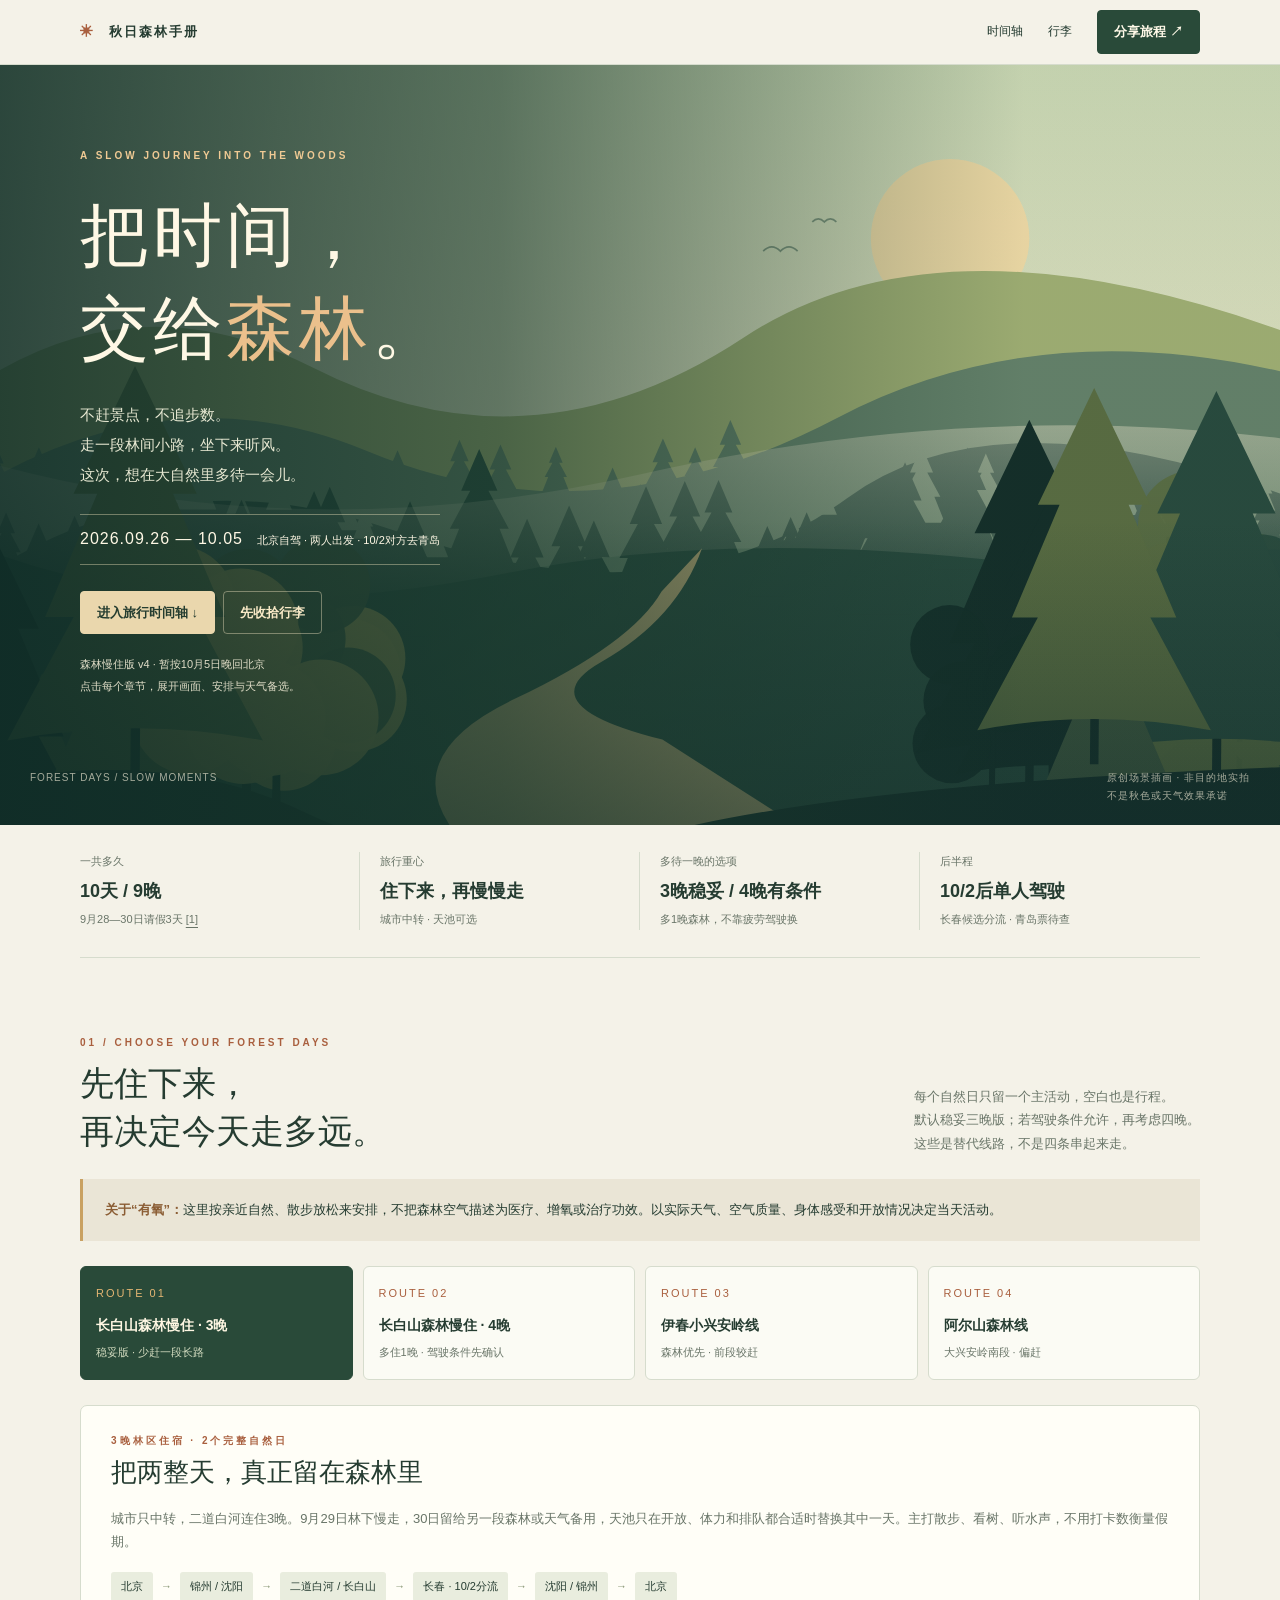
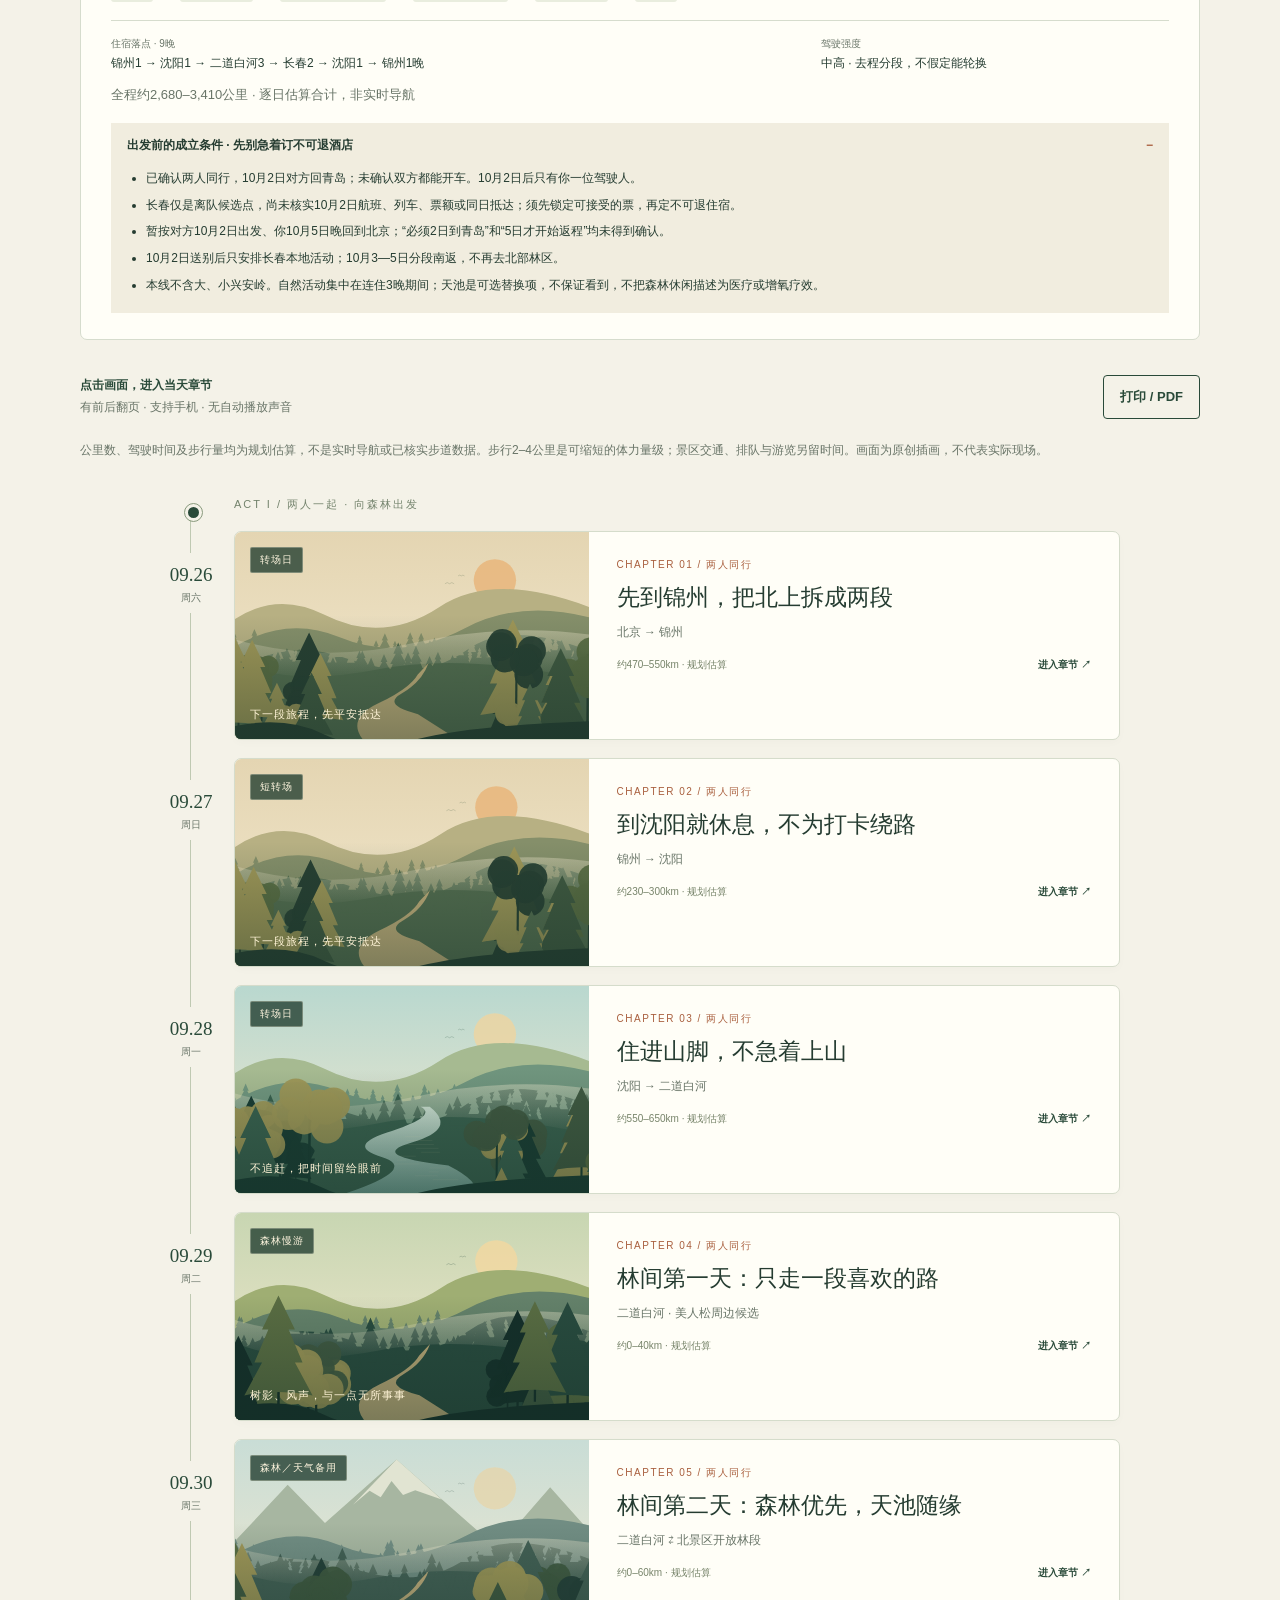
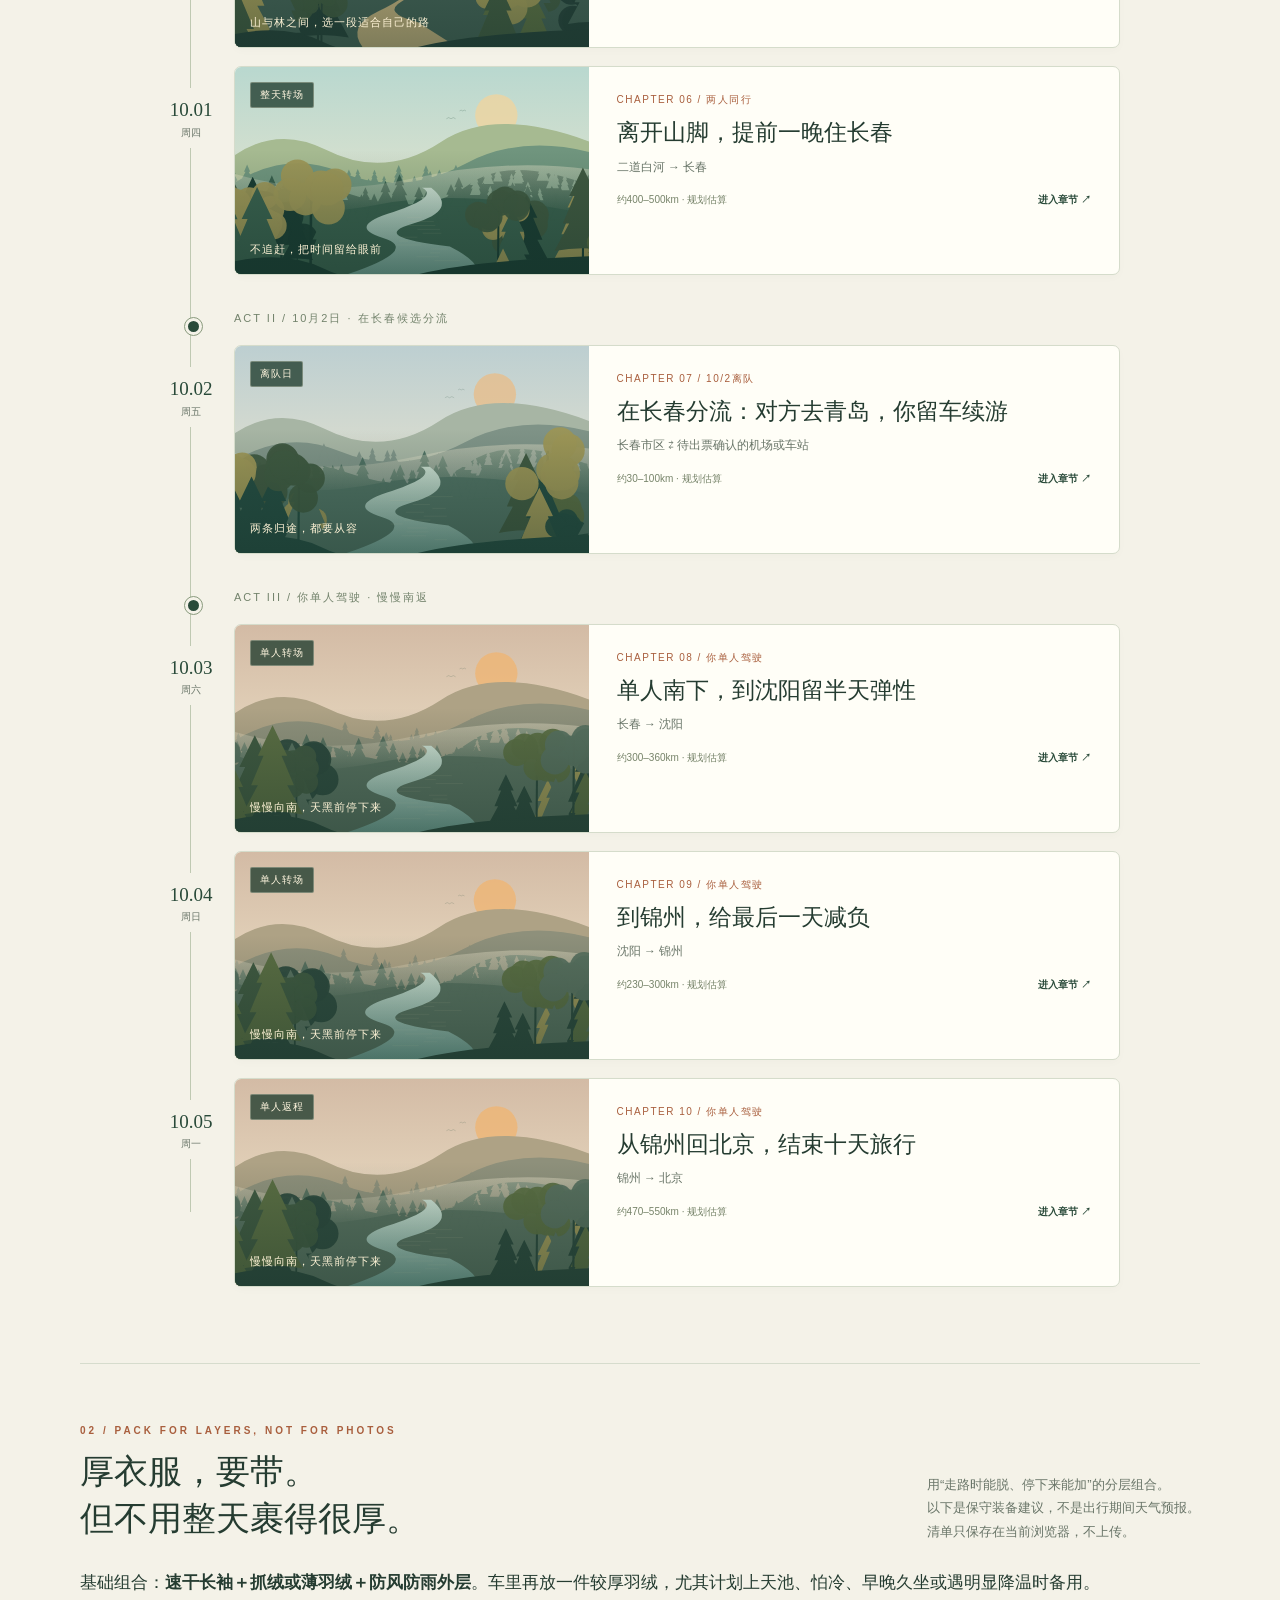
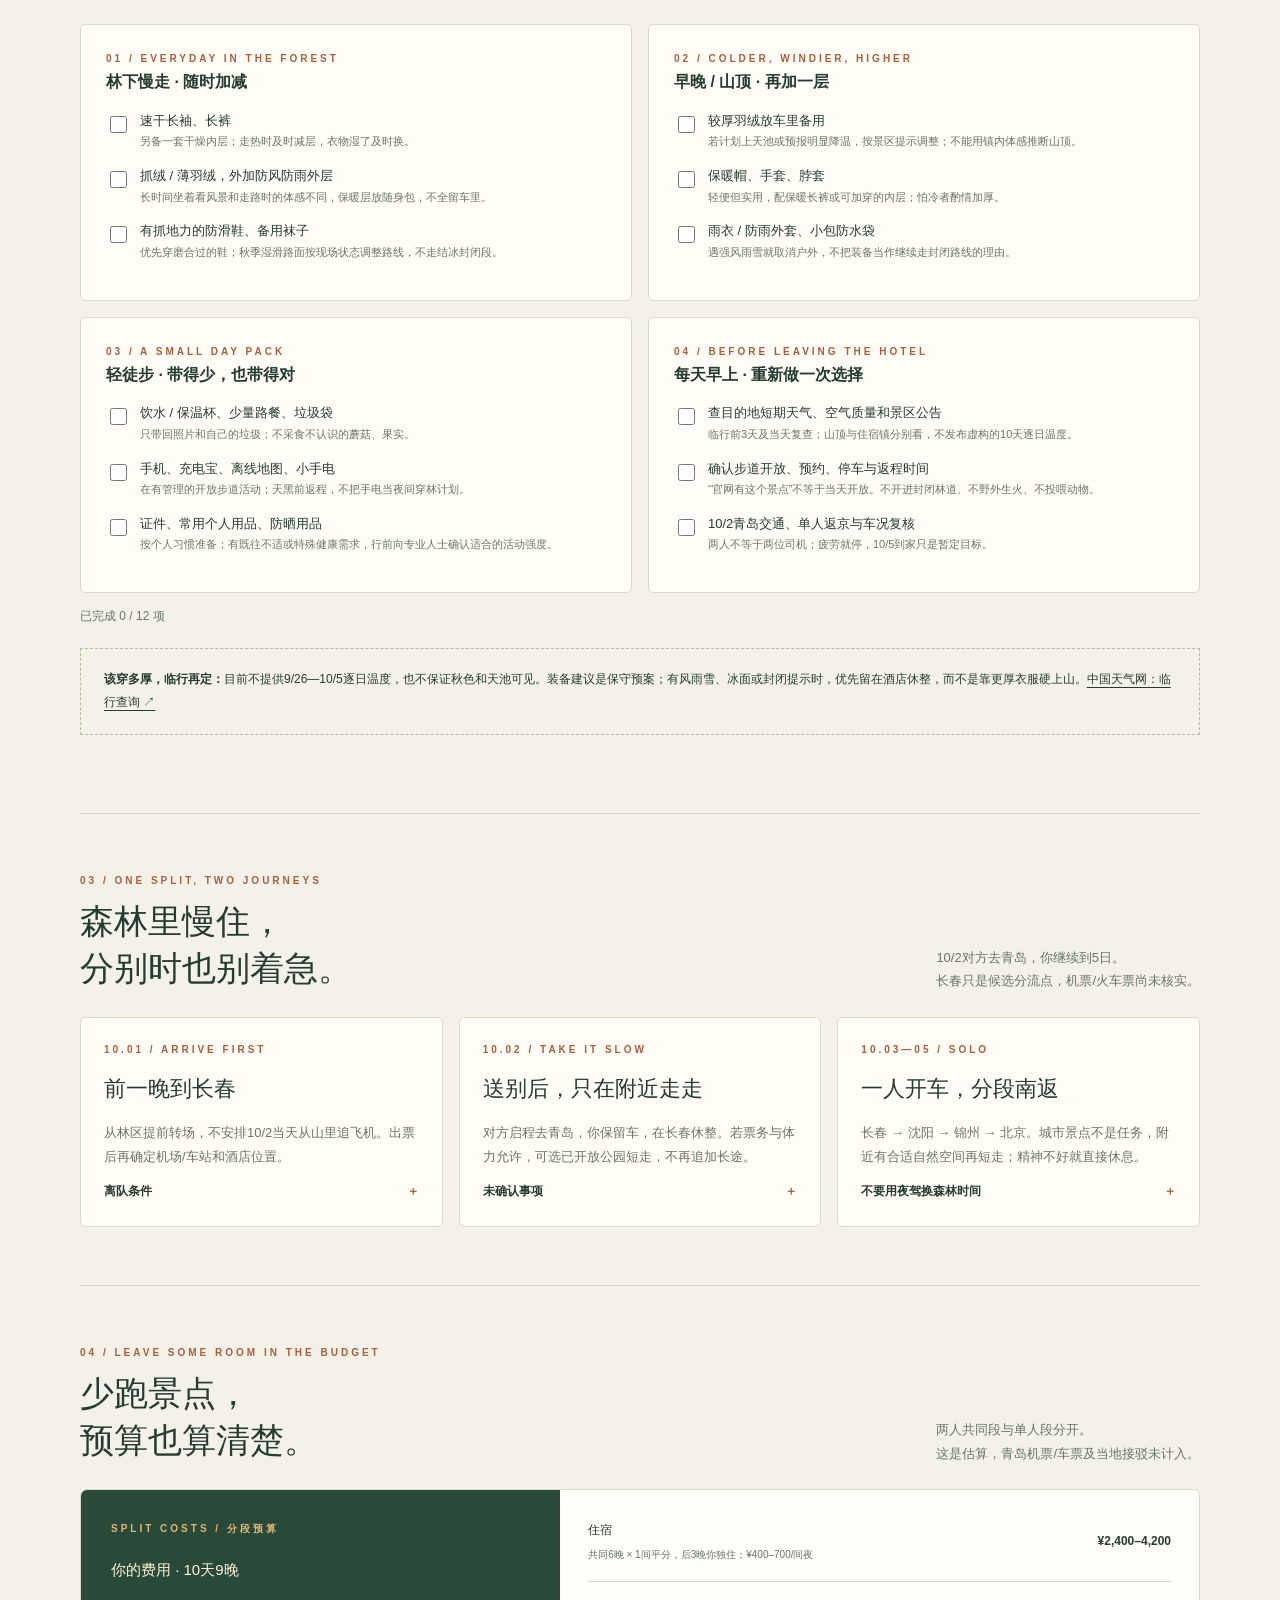
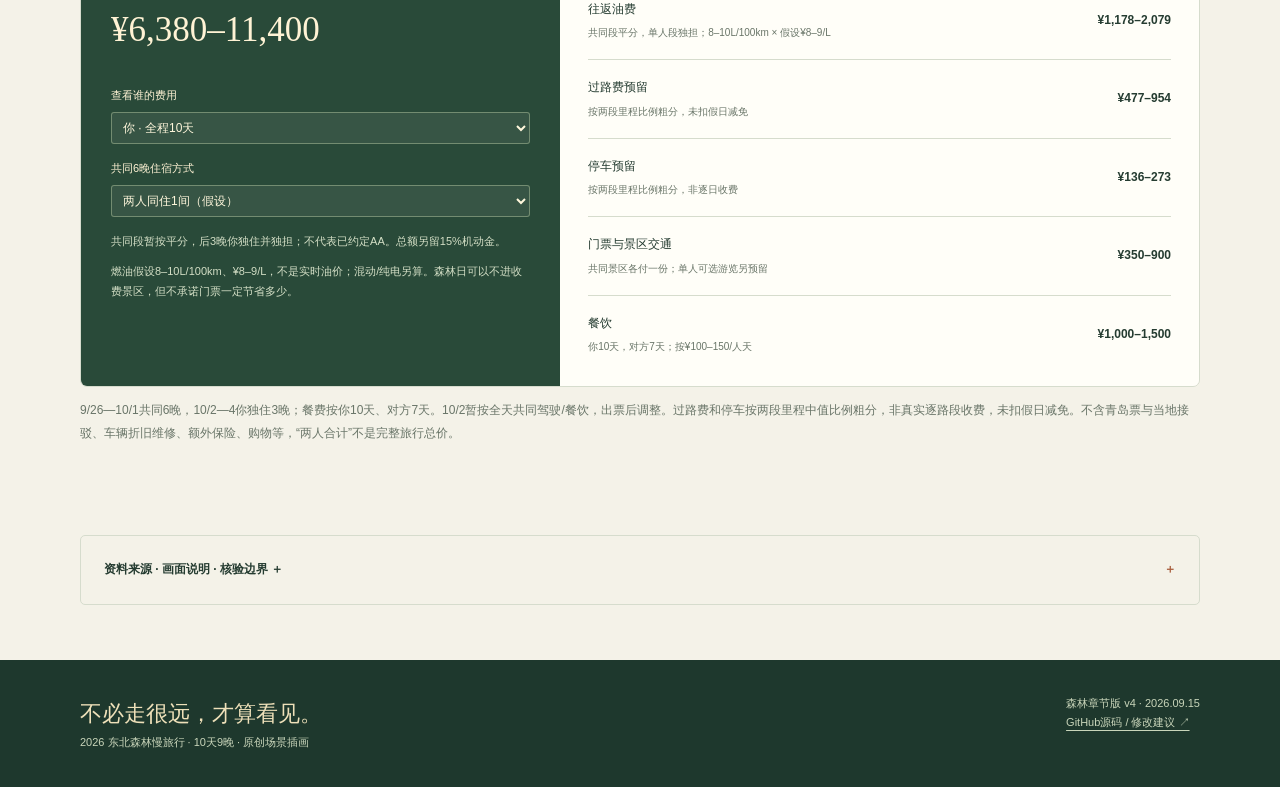
<file: index.html>
<!doctype html>
<html lang="zh-CN"><head><meta charset="utf-8"><meta name="viewport" content="width=device-width, initial-scale=1"><meta name="theme-color" content="#294a39"><meta name="description" content="2026年9月26日—10月5日，北京自驾东北森林慢旅行。点击电影章节式时间轴查看画面、林间活动、驾驶、住宿和保暖清单。10月2日同行者回青岛。"><title>把时间，交给森林 · 东北十日慢旅行</title><style>:root{--scene-forest:url("data:image/svg+xml,%3Csvg%20xmlns%3D%22http%3A%2F%2Fwww.w3.org%2F2000%2Fsvg%22%20viewBox%3D%220%200%201600%20900%22%3E%3Cdefs%3E%3ClinearGradient%20id%3D%22sky%22%20x2%3D%220%22%20y2%3D%221%22%3E%3Cstop%20stop-color%3D%22%23c8d6b2%22%2F%3E%3Cstop%20offset%3D%221%22%20stop-color%3D%22%23f2e8ce%22%2F%3E%3C%2FlinearGradient%3E%3ClinearGradient%20id%3D%22water%22%20x2%3D%220%22%20y2%3D%221%22%3E%3Cstop%20stop-color%3D%22%23cbded0%22%2F%3E%3Cstop%20offset%3D%221%22%20stop-color%3D%22%236e9c90%22%2F%3E%3C%2FlinearGradient%3E%3ClinearGradient%20id%3D%22mist%22%20x2%3D%220%22%20y2%3D%221%22%3E%3Cstop%20stop-color%3D%22%23faf0d6%22%20stop-opacity%3D%22.35%22%2F%3E%3Cstop%20offset%3D%221%22%20stop-color%3D%22%23faf0d6%22%20stop-opacity%3D%220%22%2F%3E%3C%2FlinearGradient%3E%3C%2Fdefs%3E%3Crect%20width%3D%221600%22%20height%3D%22900%22%20fill%3D%22url%28%23sky%29%22%2F%3E%3Ccircle%20cx%3D%221160%22%20cy%3D%22210%22%20r%3D%2292%22%20fill%3D%22%23f4d9a0%22%20opacity%3D%22.8%22%2F%3E%3Cpath%20d%3D%22M-60%20453Q167%20231%20420%20360T921%20325T1620%20346V900H-60Z%22%20fill%3D%22%239fae73%22%2F%3E%3Cpath%20d%3D%22M-50%20553Q220%20347%20483%20457T1030%20418T1690%20409V920H-50Z%22%20fill%3D%22%2364816a%22%2F%3E%3Cpath%20d%3D%22M-40%20664Q204%20441%20520%20551T1040%20512T1670%20559V920H-40Z%22%20fill%3D%22%23284a3e%22%2F%3E%3Cpath%20d%3D%22M-15.0%20525.1l-7.9%2018.3h3.9l-8.9%2016.6h4.1l-7.1%2017.7h31.8l-7.1%20-17.7h4.1l-8.9%20-16.6h3.9Z%22%20fill%3D%22%2364816a%22%2F%3E%3Cpath%20d%3D%22M43.9%20448.3l-9.6%2022.3h4.8l-10.9%2020.2h5.0l-8.6%2021.6h38.7l-8.6%20-21.6h5.0l-10.9%20-20.2h4.8Z%22%20fill%3D%22%2364816a%22%2F%3E%3Cpath%20d%3D%22M52.4%20451.0l-8.9%2020.6h4.4l-10.1%2018.7h4.6l-8.0%2020.0h35.9l-8.0%20-20.0h4.6l-10.1%20-18.7h4.4Z%22%20fill%3D%22%2364816a%22%2F%3E%3Cpath%20d%3D%22M102.1%20452.6l-13.1%2030.4h6.6l-14.9%2027.6h6.8l-11.8%2029.5h52.9l-11.8%20-29.5h6.8l-14.9%20-27.6h6.6Z%22%20fill%3D%22%2364816a%22%2F%3E%3Cpath%20d%3D%22M139.6%20453.8l-12.8%2029.6h6.4l-14.5%2026.8h6.6l-11.5%2028.6h51.4l-11.5%20-28.6h6.6l-14.5%20-26.8h6.4Z%22%20fill%3D%22%2364816a%22%2F%3E%3Cpath%20d%3D%22M175.1%20516.6l-8.1%2018.8h4.0l-9.2%2017.0h4.2l-7.3%2018.2h32.6l-7.3%20-18.2h4.2l-9.2%20-17.0h4.0Z%22%20fill%3D%22%2364816a%22%2F%3E%3Cpath%20d%3D%22M187.3%20440.6l-11.4%2026.4h5.7l-12.9%2023.9h5.9l-10.2%2025.5h45.8l-10.2%20-25.5h5.9l-12.9%20-23.9h5.7Z%22%20fill%3D%22%2364816a%22%2F%3E%3Cpath%20d%3D%22M216.1%20485.1l-13.6%2031.4h6.8l-15.4%2028.5h7.0l-12.2%2030.5h54.7l-12.2%20-30.5h7.0l-15.4%20-28.5h6.8Z%22%20fill%3D%22%2364816a%22%2F%3E%3Cpath%20d%3D%22M243.5%20473.5l-7.8%2018.2h3.9l-8.9%2016.5h4.1l-7.1%2017.6h31.7l-7.1%20-17.6h4.1l-8.9%20-16.5h3.9Z%22%20fill%3D%22%2364816a%22%2F%3E%3Cpath%20d%3D%22M284.3%20446.6l-11.8%2027.3h5.9l-13.3%2024.7h6.1l-10.6%2026.4h47.4l-10.6%20-26.4h6.1l-13.3%20-24.7h5.9Z%22%20fill%3D%22%2364816a%22%2F%3E%3Cpath%20d%3D%22M333.4%20484.3l-6.8%2015.8h3.4l-7.7%2014.4h3.5l-6.1%2015.3h27.6l-6.1%20-15.3h3.5l-7.7%20-14.4h3.4Z%22%20fill%3D%22%2364816a%22%2F%3E%3Cpath%20d%3D%22M341.4%20442.6l-9.0%2020.9h4.5l-10.2%2018.9h4.7l-8.1%2020.2h36.3l-8.1%20-20.2h4.7l-10.2%20-18.9h4.5Z%22%20fill%3D%22%2364816a%22%2F%3E%3Cpath%20d%3D%22M380.8%20475.8l-7.4%2017.2h3.7l-8.4%2015.6h3.8l-6.7%2016.7h30.0l-6.7%20-16.7h3.8l-8.4%20-15.6h3.7Z%22%20fill%3D%22%2364816a%22%2F%3E%3Cpath%20d%3D%22M441.6%20447.7l-10.9%2025.2h5.4l-12.3%2022.9h5.6l-9.8%2024.5h43.9l-9.8%20-24.5h5.6l-12.3%20-22.9h5.4Z%22%20fill%3D%22%2364816a%22%2F%3E%3Cpath%20d%3D%22M459.9%20498.2l-7.6%2017.6h3.8l-8.6%2016.0h3.9l-6.8%2017.1h30.7l-6.8%20-17.1h3.9l-8.6%20-16.0h3.8Z%22%20fill%3D%22%2364816a%22%2F%3E%3Cpath%20d%3D%22M479.7%20516.4l-6.4%2014.8h3.2l-7.2%2013.4h3.3l-5.7%2014.3h25.7l-5.7%20-14.3h3.3l-7.2%20-13.4h3.2Z%22%20fill%3D%22%2364816a%22%2F%3E%3Cpath%20d%3D%22M518.5%20456.2l-9.6%2022.2h4.8l-10.8%2020.1h4.9l-8.6%2021.5h38.6l-8.6%20-21.5h4.9l-10.8%20-20.1h4.8Z%22%20fill%3D%22%2364816a%22%2F%3E%3Cpath%20d%3D%22M552.3%20497.8l-12.4%2028.7h6.2l-14.0%2026.0h6.4l-11.1%2027.8h49.9l-11.1%20-27.8h6.4l-14.0%20-26.0h6.2Z%22%20fill%3D%22%2364816a%22%2F%3E%3Cpath%20d%3D%22M590.4%20443.9l-10.7%2024.9h5.4l-12.2%2022.5h5.5l-9.7%2024.1h43.3l-9.7%20-24.1h5.5l-12.2%20-22.5h5.4Z%22%20fill%3D%22%2364816a%22%2F%3E%3Cpath%20d%3D%22M638.0%20449.4l-12.6%2029.1h6.3l-14.2%2026.4h6.5l-11.3%2028.2h50.6l-11.3%20-28.2h6.5l-14.2%20-26.4h6.3Z%22%20fill%3D%22%2364816a%22%2F%3E%3Cpath%20d%3D%22M662.9%20521.2l-9.1%2021.1h4.5l-10.3%2019.1h4.7l-8.2%2020.4h36.6l-8.2%20-20.4h4.7l-10.3%20-19.1h4.5Z%22%20fill%3D%22%2364816a%22%2F%3E%3Cpath%20d%3D%22M699.9%20487.8l-6.3%2014.6h3.2l-7.1%2013.2h3.3l-5.7%2014.2h25.4l-5.7%20-14.2h3.3l-7.1%20-13.2h3.2Z%22%20fill%3D%22%2364816a%22%2F%3E%3Cpath%20d%3D%22M702.3%20452.1l-8.0%2018.4h4.0l-9.0%2016.7h4.1l-7.2%2017.9h32.1l-7.2%20-17.9h4.1l-9.0%20-16.7h4.0Z%22%20fill%3D%22%2364816a%22%2F%3E%3Cpath%20d%3D%22M768.2%20476.1l-13.2%2030.6h6.6l-15.0%2027.8h6.8l-11.9%2029.7h53.3l-11.9%20-29.7h6.8l-15.0%20-27.8h6.6Z%22%20fill%3D%22%2364816a%22%2F%3E%3Cpath%20d%3D%22M800.9%20495.4l-10.2%2023.6h5.1l-11.5%2021.4h5.3l-9.2%2022.9h41.1l-9.2%20-22.9h5.3l-11.5%20-21.4h5.1Z%22%20fill%3D%22%2364816a%22%2F%3E%3Cpath%20d%3D%22M826.6%20442.4l-12.0%2027.7h6.0l-13.5%2025.1h6.2l-10.8%2026.9h48.2l-10.8%20-26.9h6.2l-13.5%20-25.1h6.0Z%22%20fill%3D%22%2364816a%22%2F%3E%3Cpath%20d%3D%22M837.3%20495.7l-12.3%2028.5h6.2l-13.9%2025.9h6.4l-11.1%2027.6h49.6l-11.1%20-27.6h6.4l-13.9%20-25.9h6.2Z%22%20fill%3D%22%2364816a%22%2F%3E%3Cpath%20d%3D%22M864.0%20452.7l-7.5%2017.5h3.8l-8.6%2015.9h3.9l-6.8%2017.0h30.4l-6.8%20-17.0h3.9l-8.6%20-15.9h3.8Z%22%20fill%3D%22%2364816a%22%2F%3E%3Cpath%20d%3D%22M904.9%20421.0l-12.3%2028.6h6.2l-14.0%2025.9h6.4l-11.1%2027.7h49.8l-11.1%20-27.7h6.4l-14.0%20-25.9h6.2Z%22%20fill%3D%22%2364816a%22%2F%3E%3Cpath%20d%3D%22M961.9%20477.8l-9.6%2022.1h4.8l-10.8%2020.1h4.9l-8.6%2021.5h38.5l-8.6%20-21.5h4.9l-10.8%20-20.1h4.8Z%22%20fill%3D%22%2364816a%22%2F%3E%3Cpath%20d%3D%22M979.1%20526.5l-7.7%2017.9h3.9l-8.8%2016.3h4.0l-7.0%2017.4h31.2l-7.0%20-17.4h4.0l-8.8%20-16.3h3.9Z%22%20fill%3D%22%2364816a%22%2F%3E%3Cpath%20d%3D%22M1007.2%20460.3l-10.6%2024.6h5.3l-12.0%2022.3h5.5l-9.6%2023.9h42.8l-9.6%20-23.9h5.5l-12.0%20-22.3h5.3Z%22%20fill%3D%22%2364816a%22%2F%3E%3Cpath%20d%3D%22M1029.9%20467.2l-6.4%2014.8h3.2l-7.2%2013.4h3.3l-5.7%2014.3h25.8l-5.7%20-14.3h3.3l-7.2%20-13.4h3.2Z%22%20fill%3D%22%2364816a%22%2F%3E%3Cpath%20d%3D%22M1071.3%20520.8l-7.6%2017.7h3.8l-8.6%2016.0h3.9l-6.9%2017.1h30.7l-6.9%20-17.1h3.9l-8.6%20-16.0h3.8Z%22%20fill%3D%22%2364816a%22%2F%3E%3Cpath%20d%3D%22M1114.1%20493.0l-7.4%2017.3h3.7l-8.4%2015.6h3.8l-6.7%2016.7h30.0l-6.7%20-16.7h3.8l-8.4%20-15.6h3.7Z%22%20fill%3D%22%2364816a%22%2F%3E%3Cpath%20d%3D%22M1126.9%20450.8l-13.4%2031.1h6.7l-15.2%2028.2h6.9l-12.1%2030.1h54.1l-12.1%20-30.1h6.9l-15.2%20-28.2h6.7Z%22%20fill%3D%22%2364816a%22%2F%3E%3Cpath%20d%3D%22M1188.5%20485.8l-11.8%2027.3h5.9l-13.3%2024.7h6.1l-10.6%2026.4h47.5l-10.6%20-26.4h6.1l-13.3%20-24.7h5.9Z%22%20fill%3D%22%2364816a%22%2F%3E%3Cpath%20d%3D%22M1201.5%20459.8l-9.6%2022.3h4.8l-10.9%2020.2h5.0l-8.6%2021.6h38.7l-8.6%20-21.6h5.0l-10.9%20-20.2h4.8Z%22%20fill%3D%22%2364816a%22%2F%3E%3Cpath%20d%3D%22M1256.9%20491.8l-11.7%2027.1h5.8l-13.2%2024.5h6.0l-10.5%2026.2h47.1l-10.5%20-26.2h6.0l-13.2%20-24.5h5.8Z%22%20fill%3D%22%2364816a%22%2F%3E%3Cpath%20d%3D%22M1285.3%20500.7l-11.0%2025.5h5.5l-12.5%2023.1h5.7l-9.9%2024.7h44.4l-9.9%20-24.7h5.7l-12.5%20-23.1h5.5Z%22%20fill%3D%22%2364816a%22%2F%3E%3Cpath%20d%3D%22M1322.8%20462.2l-7.8%2018.1h3.9l-8.8%2016.4h4.0l-7.0%2017.5h31.5l-7.0%20-17.5h4.0l-8.8%20-16.4h3.9Z%22%20fill%3D%22%2364816a%22%2F%3E%3Cpath%20d%3D%22M1333.1%20457.9l-8.4%2019.5h4.2l-9.5%2017.7h4.4l-7.6%2018.9h34.0l-7.6%20-18.9h4.4l-9.5%20-17.7h4.2Z%22%20fill%3D%22%2364816a%22%2F%3E%3Cpath%20d%3D%22M1362.7%20478.0l-8.0%2018.5h4.0l-9.0%2016.8h4.1l-7.2%2017.9h32.2l-7.2%20-17.9h4.1l-9.0%20-16.8h4.0Z%22%20fill%3D%22%2364816a%22%2F%3E%3Cpath%20d%3D%22M1399.4%20511.0l-6.9%2016.0h3.5l-7.8%2014.5h3.6l-6.2%2015.5h27.9l-6.2%20-15.5h3.6l-7.8%20-14.5h3.5Z%22%20fill%3D%22%2364816a%22%2F%3E%3Cpath%20d%3D%22M1450.3%20470.6l-8.6%2020.0h4.3l-9.8%2018.2h4.5l-7.8%2019.4h34.9l-7.8%20-19.4h4.5l-9.8%20-18.2h4.3Z%22%20fill%3D%22%2364816a%22%2F%3E%3Cpath%20d%3D%22M1457.3%20478.8l-9.8%2022.7h4.9l-11.1%2020.6h5.1l-8.8%2022.0h39.6l-8.8%20-22.0h5.1l-11.1%20-20.6h4.9Z%22%20fill%3D%22%2364816a%22%2F%3E%3Cpath%20d%3D%22M1510.8%20501.8l-7.3%2016.9h3.6l-8.3%2015.3h3.8l-6.6%2016.4h29.4l-6.6%20-16.4h3.8l-8.3%20-15.3h3.6Z%22%20fill%3D%22%2364816a%22%2F%3E%3Cpath%20d%3D%22M1519.6%20467.2l-8.8%2020.5h4.4l-10.0%2018.6h4.6l-7.9%2019.8h35.6l-7.9%20-19.8h4.6l-10.0%20-18.6h4.4Z%22%20fill%3D%22%2364816a%22%2F%3E%3Cpath%20d%3D%22M1558.3%20510.4l-10.4%2024.2h5.2l-11.8%2022.0h5.4l-9.4%2023.5h42.1l-9.4%20-23.5h5.4l-11.8%20-22.0h5.2Z%22%20fill%3D%22%2364816a%22%2F%3E%3Cpath%20d%3D%22M1596.6%20470.0l-11.2%2026.1h5.6l-12.7%2023.6h5.8l-10.1%2025.3h45.3l-10.1%20-25.3h5.8l-12.7%20-23.6h5.6Z%22%20fill%3D%22%2364816a%22%2F%3E%3Cpath%20d%3D%22M-12.2%20553.7l-9.7%2022.6h4.9l-11.0%2020.4h5.0l-8.8%2021.9h39.2l-8.8%20-21.9h5.0l-11.0%20-20.4h4.9Z%22%20fill%3D%22%23284a3e%22%2F%3E%3Cpath%20d%3D%22M36.8%20542.2l-12.8%2029.6h6.4l-14.5%2026.9h6.6l-11.5%2028.7h51.5l-11.5%20-28.7h6.6l-14.5%20-26.9h6.4Z%22%20fill%3D%22%23284a3e%22%2F%3E%3Cpath%20d%3D%22M64.0%20528.5l-10.4%2024.1h5.2l-11.8%2021.9h5.4l-9.4%2023.4h42.0l-9.4%20-23.4h5.4l-11.8%20-21.9h5.2Z%22%20fill%3D%22%23284a3e%22%2F%3E%3Cpath%20d%3D%22M101.8%20540.8l-15.9%2036.9h8.0l-18.1%2033.5h8.2l-14.3%2035.8h64.3l-14.3%20-35.8h8.2l-18.1%20-33.5h8.0Z%22%20fill%3D%22%23284a3e%22%2F%3E%3Cpath%20d%3D%22M143.6%20532.2l-14.0%2032.4h7.0l-15.8%2029.4h7.2l-12.6%2031.4h56.4l-12.6%20-31.4h7.2l-15.8%20-29.4h7.0Z%22%20fill%3D%22%23284a3e%22%2F%3E%3Cpath%20d%3D%22M192.4%20584.5l-11.4%2026.4h5.7l-12.9%2023.9h5.9l-10.3%2025.6h45.9l-10.3%20-25.6h5.9l-12.9%20-23.9h5.7Z%22%20fill%3D%22%23284a3e%22%2F%3E%3Cpath%20d%3D%22M211.7%20591.3l-9.7%2022.5h4.8l-11.0%2020.4h5.0l-8.7%2021.8h39.1l-8.7%20-21.8h5.0l-11.0%20-20.4h4.8Z%22%20fill%3D%22%23284a3e%22%2F%3E%3Cpath%20d%3D%22M248.8%20491.9l-17.7%2041.1h8.9l-20.1%2037.3h9.2l-16.0%2039.9h71.6l-16.0%20-39.9h9.2l-20.1%20-37.3h8.9Z%22%20fill%3D%22%23284a3e%22%2F%3E%3Cpath%20d%3D%22M310.2%20521.1l-11.2%2025.9h5.6l-12.7%2023.5h5.8l-10.1%2025.1h45.1l-10.1%20-25.1h5.8l-12.7%20-23.5h5.6Z%22%20fill%3D%22%23284a3e%22%2F%3E%3Cpath%20d%3D%22M337.3%20513.5l-19.2%2044.5h9.6l-21.8%2040.3h9.9l-17.3%2043.1h77.4l-17.3%20-43.1h9.9l-21.8%20-40.3h9.6Z%22%20fill%3D%22%23284a3e%22%2F%3E%3Cpath%20d%3D%22M383.3%20528.6l-14.6%2033.9h7.3l-16.6%2030.7h7.6l-13.2%2032.8h59.0l-13.2%20-32.8h7.6l-16.6%20-30.7h7.3Z%22%20fill%3D%22%23284a3e%22%2F%3E%3Cpath%20d%3D%22M421.6%20503.4l-20.0%2046.4h10.0l-22.7%2042.0h10.3l-18.0%2044.9h80.6l-18.0%20-44.9h10.3l-22.7%20-42.0h10.0Z%22%20fill%3D%22%23284a3e%22%2F%3E%3Cpath%20d%3D%22M439.8%20498.6l-17.7%2041.1h8.9l-20.1%2037.3h9.2l-16.0%2039.9h71.6l-16.0%20-39.9h9.2l-20.1%20-37.3h8.9Z%22%20fill%3D%22%23284a3e%22%2F%3E%3Cpath%20d%3D%22M494.4%20558.8l-13.0%2030.1h6.5l-14.7%2027.2h6.7l-11.7%2029.1h52.3l-11.7%20-29.1h6.7l-14.7%20-27.2h6.5Z%22%20fill%3D%22%23284a3e%22%2F%3E%3Cpath%20d%3D%22M533.0%20515.4l-20.9%2048.5h10.5l-23.7%2044.0h10.8l-18.8%2047.0h84.4l-18.8%20-47.0h10.8l-23.7%20-44.0h10.5Z%22%20fill%3D%22%23284a3e%22%2F%3E%3Cpath%20d%3D%22M545.5%20563.8l-16.3%2037.9h8.2l-18.5%2034.3h8.4l-14.7%2036.7h65.9l-14.7%20-36.7h8.4l-18.5%20-34.3h8.2Z%22%20fill%3D%22%23284a3e%22%2F%3E%3Cpath%20d%3D%22M613.3%20454.6l-20.9%2048.6h10.5l-23.7%2044.0h10.8l-18.8%2047.0h84.5l-18.8%20-47.0h10.8l-23.7%20-44.0h10.5Z%22%20fill%3D%22%23284a3e%22%2F%3E%3Cpath%20d%3D%22M633.1%20549.0l-15.3%2035.5h7.7l-17.4%2032.2h7.9l-13.8%2034.4h61.8l-13.8%20-34.4h7.9l-17.4%20-32.2h7.7Z%22%20fill%3D%22%23284a3e%22%2F%3E%3Cpath%20d%3D%22M668.9%20535.7l-19.4%2045.0h9.7l-22.0%2040.8h10.0l-17.5%2043.6h78.2l-17.5%20-43.6h10.0l-22.0%20-40.8h9.7Z%22%20fill%3D%22%23284a3e%22%2F%3E%3Cpath%20d%3D%22M717.7%20520.2l-20.5%2047.4h10.2l-23.2%2043.0h10.6l-18.4%2045.9h82.5l-18.4%20-45.9h10.6l-23.2%20-43.0h10.2Z%22%20fill%3D%22%23284a3e%22%2F%3E%3Cpath%20d%3D%22M746.4%20537.7l-18.4%2042.6h9.2l-20.8%2038.6h9.5l-16.6%2041.3h74.2l-16.6%20-41.3h9.5l-20.8%20-38.6h9.2Z%22%20fill%3D%22%23284a3e%22%2F%3E%3Cpath%20d%3D%22M795.2%20572.1l-14.3%2033.2h7.2l-16.2%2030.1h7.4l-12.9%2032.2h57.8l-12.9%20-32.2h7.4l-16.2%20-30.1h7.2Z%22%20fill%3D%22%23284a3e%22%2F%3E%3Cpath%20d%3D%22M807.0%20497.8l-18.9%2043.8h9.4l-21.4%2039.7h9.7l-17.0%2042.4h76.1l-17.0%20-42.4h9.7l-21.4%20-39.7h9.4Z%22%20fill%3D%22%23284a3e%22%2F%3E%3Cpath%20d%3D%22M852.0%20491.9l-17.8%2041.2h8.9l-20.1%2037.4h9.2l-16.0%2039.9h71.7l-16.0%20-39.9h9.2l-20.1%20-37.4h8.9Z%22%20fill%3D%22%23284a3e%22%2F%3E%3Cpath%20d%3D%22M891.2%20490.6l-16.3%2037.8h8.1l-18.5%2034.2h8.4l-14.7%2036.6h65.7l-14.7%20-36.6h8.4l-18.5%20-34.2h8.1Z%22%20fill%3D%22%23284a3e%22%2F%3E%3Cpath%20d%3D%22M947.8%20544.1l-12.3%2028.5h6.2l-13.9%2025.9h6.4l-11.1%2027.6h49.6l-11.1%20-27.6h6.4l-13.9%20-25.9h6.2Z%22%20fill%3D%22%23284a3e%22%2F%3E%3Cpath%20d%3D%22M974.9%20533.6l-9.9%2023.0h5.0l-11.2%2020.8h5.1l-8.9%2022.3h40.0l-8.9%20-22.3h5.1l-11.2%20-20.8h5.0Z%22%20fill%3D%22%23284a3e%22%2F%3E%3Cpath%20d%3D%22M993.5%20528.2l-19.0%2044.0h9.5l-21.5%2039.9h9.8l-17.1%2042.6h76.5l-17.1%20-42.6h9.8l-21.5%20-39.9h9.5Z%22%20fill%3D%22%23284a3e%22%2F%3E%3Cpath%20d%3D%22M1045.3%20593.9l-11.0%2025.5h5.5l-12.5%2023.1h5.7l-9.9%2024.7h44.4l-9.9%20-24.7h5.7l-12.5%20-23.1h5.5Z%22%20fill%3D%22%23284a3e%22%2F%3E%3Cpath%20d%3D%22M1074.4%20511.0l-20.4%2047.3h10.2l-23.1%2042.9h10.5l-18.4%2045.8h82.3l-18.4%20-45.8h10.5l-23.1%20-42.9h10.2Z%22%20fill%3D%22%23284a3e%22%2F%3E%3Cpath%20d%3D%22M1107.7%20470.0l-19.1%2044.3h9.6l-21.7%2040.2h9.9l-17.2%2043.0h77.1l-17.2%20-43.0h9.9l-21.7%20-40.2h9.6Z%22%20fill%3D%22%23284a3e%22%2F%3E%3Cpath%20d%3D%22M1145.9%20569.6l-10.3%2023.8h5.1l-11.6%2021.6h5.3l-9.2%2023.1h41.4l-9.2%20-23.1h5.3l-11.6%20-21.6h5.1Z%22%20fill%3D%22%23284a3e%22%2F%3E%3Cpath%20d%3D%22M1180.5%20453.0l-21.3%2049.3h10.6l-24.1%2044.7h11.0l-19.1%2047.8h85.8l-19.1%20-47.8h11.0l-24.1%20-44.7h10.6Z%22%20fill%3D%22%23284a3e%22%2F%3E%3Cpath%20d%3D%22M1239.6%20548.1l-12.7%2029.4h6.3l-14.4%2026.6h6.6l-11.4%2028.5h51.1l-11.4%20-28.5h6.6l-14.4%20-26.6h6.3Z%22%20fill%3D%22%23284a3e%22%2F%3E%3Cpath%20d%3D%22M1251.9%20479.4l-19.3%2044.8h9.7l-21.9%2040.6h10.0l-17.4%2043.4h77.9l-17.4%20-43.4h10.0l-21.9%20-40.6h9.7Z%22%20fill%3D%22%23284a3e%22%2F%3E%3Cpath%20d%3D%22M1292.0%20561.1l-10.9%2025.2h5.4l-12.3%2022.9h5.6l-9.8%2024.4h43.9l-9.8%20-24.4h5.6l-12.3%20-22.9h5.4Z%22%20fill%3D%22%23284a3e%22%2F%3E%3Cpath%20d%3D%22M1336.0%20491.0l-17.5%2040.5h8.7l-19.8%2036.7h9.0l-15.7%2039.2h70.4l-15.7%20-39.2h9.0l-19.8%20-36.7h8.7Z%22%20fill%3D%22%23284a3e%22%2F%3E%3Cpath%20d%3D%22M1394.2%20486.1l-19.8%2045.9h9.9l-22.5%2041.6h10.2l-17.8%2044.5h79.9l-17.8%20-44.5h10.2l-22.5%20-41.6h9.9Z%22%20fill%3D%22%23284a3e%22%2F%3E%3Cpath%20d%3D%22M1419.9%20502.5l-14.4%2033.5h7.2l-16.4%2030.4h7.5l-13.0%2032.4h58.3l-13.0%20-32.4h7.5l-16.4%20-30.4h7.2Z%22%20fill%3D%22%23284a3e%22%2F%3E%3Cpath%20d%3D%22M1455.6%20518.9l-20.1%2046.7h10.1l-22.8%2042.3h10.4l-18.1%2045.2h81.1l-18.1%20-45.2h10.4l-22.8%20-42.3h10.1Z%22%20fill%3D%22%23284a3e%22%2F%3E%3Cpath%20d%3D%22M1480.1%20562.4l-15.1%2035.0h7.6l-17.1%2031.7h7.8l-13.6%2033.9h60.9l-13.6%20-33.9h7.8l-17.1%20-31.7h7.6Z%22%20fill%3D%22%23284a3e%22%2F%3E%3Cpath%20d%3D%22M1526.3%20505.4l-13.9%2032.2h6.9l-15.8%2029.2h7.2l-12.5%2031.2h56.1l-12.5%20-31.2h7.2l-15.8%20-29.2h6.9Z%22%20fill%3D%22%23284a3e%22%2F%3E%3Cpath%20d%3D%22M1566.9%20569.7l-14.5%2033.6h7.2l-16.4%2030.5h7.5l-13.0%2032.6h58.5l-13.0%20-32.6h7.5l-16.4%20-30.5h7.2Z%22%20fill%3D%22%23284a3e%22%2F%3E%3Cpath%20d%3D%22M1603.2%20609.1l-10.4%2024.1h5.2l-11.8%2021.9h5.4l-9.4%2023.4h42.0l-9.4%20-23.4h5.4l-11.8%20-21.9h5.2Z%22%20fill%3D%22%23284a3e%22%2F%3E%3Cpath%20d%3D%22M0%20458Q390%20577%20801%20484T1600%20450V650Q1030%20522%20649%20598T0%20555Z%22%20fill%3D%22url%28%23mist%29%22%2F%3E%3Cpath%20d%3D%22M872%20570Q843%20652%20755%20702T826%20792L995%20900H585Q517%20810%20654%20745T825%20620Z%22%20fill%3D%22%23d5b982%22%20opacity%3D%22.85%22%2F%3E%3Cpath%20d%3D%22M376.6%201007.9l3%20-323.6%22%20stroke%3D%22%23142e29%22%20stroke-width%3D%229.2%22%2F%3E%3Cellipse%20cx%3D%22386.6%22%20cy%3D%22790.8%22%20rx%3D%2260.5%22%20ry%3D%2260.7%22%20fill%3D%22%239d9557%22%20opacity%3D%22.94%22%2F%3E%3Cellipse%20cx%3D%22461.3%22%20cy%3D%22712.4%22%20rx%3D%2260.5%22%20ry%3D%2260.7%22%20fill%3D%22%239d9557%22%20opacity%3D%22.94%22%2F%3E%3Cellipse%20cx%3D%22314.2%22%20cy%3D%22706.3%22%20rx%3D%2260.5%22%20ry%3D%2260.7%22%20fill%3D%22%239d9557%22%20opacity%3D%22.94%22%2F%3E%3Cellipse%20cx%3D%22380.0%22%20cy%3D%22700.8%22%20rx%3D%2260.5%22%20ry%3D%2260.7%22%20fill%3D%22%239d9557%22%20opacity%3D%22.94%22%2F%3E%3Cellipse%20cx%3D%22340.3%22%20cy%3D%22755.9%22%20rx%3D%2260.5%22%20ry%3D%2260.7%22%20fill%3D%22%239d9557%22%20opacity%3D%22.94%22%2F%3E%3Cellipse%20cx%3D%22468.7%22%20cy%3D%22745.5%22%20rx%3D%2260.5%22%20ry%3D%2260.7%22%20fill%3D%22%239d9557%22%20opacity%3D%22.94%22%2F%3E%3Cellipse%20cx%3D%22467.1%22%20cy%3D%22697.6%22%20rx%3D%2260.5%22%20ry%3D%2260.7%22%20fill%3D%22%239d9557%22%20opacity%3D%22.94%22%2F%3E%3Cpath%20d%3D%22M170.5%20961.3l3%20-246.7%22%20stroke%3D%22%23142e29%22%20stroke-width%3D%227.0%22%2F%3E%3Cpath%20d%3D%22M170.5%20652.9l-46.1%2095.6h17.7l-39.0%2092.5h21.3l-49.6%2092.5q95.8%20-18.5%20191.5%200l-49.6%20-92.5h21.3l-39.0%20-92.5h17.7Z%22%20fill%3D%22%233f5840%22%2F%3E%3Cpath%20d%3D%22M-66.2%20993.2l3%20-218.6%22%20stroke%3D%22%23142e29%22%20stroke-width%3D%226.2%22%2F%3E%3Cpath%20d%3D%22M-66.2%20719.9l-40.9%2084.7h15.7l-34.6%2082.0h18.9l-44.0%2082.0q84.9%20-16.4%20169.7%200l-44.0%20-82.0h18.9l-34.6%20-82.0h15.7Z%22%20fill%3D%22%23142e29%22%2F%3E%3Cpath%20d%3D%22M376.2%20919.3l3%20-268.4%22%20stroke%3D%22%23142e29%22%20stroke-width%3D%227.6%22%2F%3E%3Cellipse%20cx%3D%22396.2%22%20cy%3D%22758.0%22%20rx%3D%2250.2%22%20ry%3D%2250.3%22%20fill%3D%22%239d9557%22%20opacity%3D%22.94%22%2F%3E%3Cellipse%20cx%3D%22352.3%22%20cy%3D%22650.5%22%20rx%3D%2250.2%22%20ry%3D%2250.3%22%20fill%3D%22%239d9557%22%20opacity%3D%22.94%22%2F%3E%3Cellipse%20cx%3D%22394.8%22%20cy%3D%22673.1%22%20rx%3D%2250.2%22%20ry%3D%2250.3%22%20fill%3D%22%239d9557%22%20opacity%3D%22.94%22%2F%3E%3Cellipse%20cx%3D%22380.1%22%20cy%3D%22758.0%22%20rx%3D%2250.2%22%20ry%3D%2250.3%22%20fill%3D%22%239d9557%22%20opacity%3D%22.94%22%2F%3E%3Cellipse%20cx%3D%22344.9%22%20cy%3D%22710.5%22%20rx%3D%2250.2%22%20ry%3D%2250.3%22%20fill%3D%22%239d9557%22%20opacity%3D%22.94%22%2F%3E%3Cellipse%20cx%3D%22448.9%22%20cy%3D%22695.4%22%20rx%3D%2250.2%22%20ry%3D%2250.3%22%20fill%3D%22%239d9557%22%20opacity%3D%22.94%22%2F%3E%3Cellipse%20cx%3D%22334.6%22%20cy%3D%22738.2%22%20rx%3D%2250.2%22%20ry%3D%2250.3%22%20fill%3D%22%239d9557%22%20opacity%3D%22.94%22%2F%3E%3Cpath%20d%3D%22M220.0%20900.5l3%20-181.5%22%20stroke%3D%22%23142e29%22%20stroke-width%3D%225.2%22%2F%3E%3Cpath%20d%3D%22M220.0%20673.6l-33.9%2070.3h13.0l-28.7%2068.1h15.7l-36.5%2068.1q70.4%20-13.6%20140.9%200l-36.5%20-68.1h15.7l-28.7%20-68.1h13.0Z%22%20fill%3D%22%233f5840%22%2F%3E%3Cpath%20d%3D%22M105.9%20936.5l3%20-176.9%22%20stroke%3D%22%23142e29%22%20stroke-width%3D%225.0%22%2F%3E%3Cpath%20d%3D%22M105.9%20715.4l-33.0%2068.5h12.7l-28.0%2066.3h15.3l-35.6%2066.3q68.6%20-13.3%20137.3%200l-35.6%20-66.3h15.3l-28.0%20-66.3h12.7Z%22%20fill%3D%22%23596c42%22%2F%3E%3Cpath%20d%3D%22M377.3%20925.0l3%20-296.3%22%20stroke%3D%22%23142e29%22%20stroke-width%3D%228.4%22%2F%3E%3Cellipse%20cx%3D%22431.4%22%20cy%3D%22612.7%22%20rx%3D%2255.4%22%20ry%3D%2255.6%22%20fill%3D%22%233f5840%22%20opacity%3D%22.94%22%2F%3E%3Cellipse%20cx%3D%22344.9%22%20cy%3D%22691.4%22%20rx%3D%2255.4%22%20ry%3D%2255.6%22%20fill%3D%22%233f5840%22%20opacity%3D%22.94%22%2F%3E%3Cellipse%20cx%3D%22323.7%22%20cy%3D%22676.9%22%20rx%3D%2255.4%22%20ry%3D%2255.6%22%20fill%3D%22%233f5840%22%20opacity%3D%22.94%22%2F%3E%3Cellipse%20cx%3D%22461.0%22%20cy%3D%22740.7%22%20rx%3D%2255.4%22%20ry%3D%2255.6%22%20fill%3D%22%233f5840%22%20opacity%3D%22.94%22%2F%3E%3Cellipse%20cx%3D%22344.1%22%20cy%3D%22626.2%22%20rx%3D%2255.4%22%20ry%3D%2255.6%22%20fill%3D%22%233f5840%22%20opacity%3D%22.94%22%2F%3E%3Cellipse%20cx%3D%22402.8%22%20cy%3D%22674.8%22%20rx%3D%2255.4%22%20ry%3D%2255.6%22%20fill%3D%22%233f5840%22%20opacity%3D%22.94%22%2F%3E%3Cellipse%20cx%3D%22326.4%22%20cy%3D%22738.9%22%20rx%3D%2255.4%22%20ry%3D%2255.6%22%20fill%3D%22%233f5840%22%20opacity%3D%22.94%22%2F%3E%3Cpath%20d%3D%22M39.5%20951.0l3%20-333.5%22%20stroke%3D%22%23142e29%22%20stroke-width%3D%229.5%22%2F%3E%3Cpath%20d%3D%22M39.5%20534.2l-62.3%20129.2h24.0l-52.7%20125.1h28.8l-67.1%20125.1q129.4%20-25.0%20258.9%200l-67.1%20-125.1h28.8l-52.7%20-125.1h24.0Z%22%20fill%3D%22%23142e29%22%2F%3E%3Cpath%20d%3D%22M210.4%20992.2l3%20-329.5%22%20stroke%3D%22%23142e29%22%20stroke-width%3D%229.4%22%2F%3E%3Cpath%20d%3D%22M210.4%20580.3l-61.6%20127.7h23.7l-52.1%20123.6h28.4l-66.3%20123.6q127.9%20-24.7%20255.8%200l-66.3%20-123.6h28.4l-52.1%20-123.6h23.7Z%22%20fill%3D%22%23596c42%22%2F%3E%3Cpath%20d%3D%22M341.7%201008.8l3%20-358.0%22%20stroke%3D%22%23142e29%22%20stroke-width%3D%2210.2%22%2F%3E%3Cellipse%20cx%3D%22262.8%22%20cy%3D%22634.2%22%20rx%3D%2266.9%22%20ry%3D%2267.1%22%20fill%3D%22%239d9557%22%20opacity%3D%22.94%22%2F%3E%3Cellipse%20cx%3D%22368.0%22%20cy%3D%22767.4%22%20rx%3D%2266.9%22%20ry%3D%2267.1%22%20fill%3D%22%239d9557%22%20opacity%3D%22.94%22%2F%3E%3Cellipse%20cx%3D%22341.5%22%20cy%3D%22685.1%22%20rx%3D%2266.9%22%20ry%3D%2267.1%22%20fill%3D%22%239d9557%22%20opacity%3D%22.94%22%2F%3E%3Cellipse%20cx%3D%22277.5%22%20cy%3D%22765.1%22%20rx%3D%2266.9%22%20ry%3D%2267.1%22%20fill%3D%22%239d9557%22%20opacity%3D%22.94%22%2F%3E%3Cellipse%20cx%3D%22429.6%22%20cy%3D%22766.2%22%20rx%3D%2266.9%22%20ry%3D%2267.1%22%20fill%3D%22%239d9557%22%20opacity%3D%22.94%22%2F%3E%3Cellipse%20cx%3D%22336.5%22%20cy%3D%22660.5%22%20rx%3D%2266.9%22%20ry%3D%2267.1%22%20fill%3D%22%239d9557%22%20opacity%3D%22.94%22%2F%3E%3Cellipse%20cx%3D%22339.9%22%20cy%3D%22776.4%22%20rx%3D%2266.9%22%20ry%3D%2267.1%22%20fill%3D%22%239d9557%22%20opacity%3D%22.94%22%2F%3E%3Cpath%20d%3D%22M213.7%20836.1l3%20-382.2%22%20stroke%3D%22%23142e29%22%20stroke-width%3D%2210.9%22%2F%3E%3Cpath%20d%3D%22M213.7%20358.4l-71.4%20148.1h27.5l-60.4%20143.3h33.0l-76.9%20143.3q148.3%20-28.7%20296.7%200l-76.9%20-143.3h33.0l-60.4%20-143.3h27.5Z%22%20fill%3D%22%23596c42%22%2F%3E%3Cpath%20d%3D%22M1412.8%20896.2l3%20-339.7%22%20stroke%3D%22%23142e29%22%20stroke-width%3D%229.6%22%2F%3E%3Cellipse%20cx%3D%221468.6%22%20cy%3D%22672.1%22%20rx%3D%2263.5%22%20ry%3D%2263.7%22%20fill%3D%22%23596c42%22%20opacity%3D%22.94%22%2F%3E%3Cellipse%20cx%3D%221364.9%22%20cy%3D%22674.4%22%20rx%3D%2263.5%22%20ry%3D%2263.7%22%20fill%3D%22%23596c42%22%20opacity%3D%22.94%22%2F%3E%3Cellipse%20cx%3D%221492.8%22%20cy%3D%22638.2%22%20rx%3D%2263.5%22%20ry%3D%2263.7%22%20fill%3D%22%23596c42%22%20opacity%3D%22.94%22%2F%3E%3Cellipse%20cx%3D%221508.6%22%20cy%3D%22616.0%22%20rx%3D%2263.5%22%20ry%3D%2263.7%22%20fill%3D%22%23596c42%22%20opacity%3D%22.94%22%2F%3E%3Cellipse%20cx%3D%221441.6%22%20cy%3D%22543.8%22%20rx%3D%2263.5%22%20ry%3D%2263.7%22%20fill%3D%22%23596c42%22%20opacity%3D%22.94%22%2F%3E%3Cellipse%20cx%3D%221418.4%22%20cy%3D%22626.9%22%20rx%3D%2263.5%22%20ry%3D%2263.7%22%20fill%3D%22%23596c42%22%20opacity%3D%22.94%22%2F%3E%3Cellipse%20cx%3D%221376.8%22%20cy%3D%22640.2%22%20rx%3D%2263.5%22%20ry%3D%2263.7%22%20fill%3D%22%23596c42%22%20opacity%3D%22.94%22%2F%3E%3Cpath%20d%3D%22M1252.0%20846.1l3%20-340.4%22%20stroke%3D%22%23142e29%22%20stroke-width%3D%229.7%22%2F%3E%3Cpath%20d%3D%22M1252.0%20420.6l-63.6%20131.9h24.5l-53.8%20127.6h29.4l-68.5%20127.6q132.1%20-25.5%20264.2%200l-68.5%20-127.6h29.4l-53.8%20-127.6h24.5Z%22%20fill%3D%22%23142e29%22%2F%3E%3Cpath%20d%3D%22M1642.6%20828.8l3%20-274.1%22%20stroke%3D%22%23142e29%22%20stroke-width%3D%227.8%22%2F%3E%3Cpath%20d%3D%22M1642.6%20486.1l-51.2%20106.2h19.7l-43.3%20102.8h23.6l-55.2%20102.8q106.4%20-20.6%20212.8%200l-55.2%20-102.8h23.6l-43.3%20-102.8h19.7Z%22%20fill%3D%22%23142e29%22%2F%3E%3Cpath%20d%3D%22M1567.7%201011.6l3%20-381.0%22%20stroke%3D%22%23142e29%22%20stroke-width%3D%2210.8%22%2F%3E%3Cellipse%20cx%3D%221535.5%22%20cy%3D%22642.4%22%20rx%3D%2271.2%22%20ry%3D%2271.4%22%20fill%3D%22%23284a3e%22%20opacity%3D%22.94%22%2F%3E%3Cellipse%20cx%3D%221629.8%22%20cy%3D%22600.6%22%20rx%3D%2271.2%22%20ry%3D%2271.4%22%20fill%3D%22%23284a3e%22%20opacity%3D%22.94%22%2F%3E%3Cellipse%20cx%3D%221576.8%22%20cy%3D%22682.1%22%20rx%3D%2271.2%22%20ry%3D%2271.4%22%20fill%3D%22%23284a3e%22%20opacity%3D%22.94%22%2F%3E%3Cellipse%20cx%3D%221515.9%22%20cy%3D%22624.6%22%20rx%3D%2271.2%22%20ry%3D%2271.4%22%20fill%3D%22%23284a3e%22%20opacity%3D%22.94%22%2F%3E%3Cellipse%20cx%3D%221619.6%22%20cy%3D%22623.3%22%20rx%3D%2271.2%22%20ry%3D%2271.4%22%20fill%3D%22%23284a3e%22%20opacity%3D%22.94%22%2F%3E%3Cellipse%20cx%3D%221616.3%22%20cy%3D%22599.8%22%20rx%3D%2271.2%22%20ry%3D%2271.4%22%20fill%3D%22%23284a3e%22%20opacity%3D%22.94%22%2F%3E%3Cellipse%20cx%3D%221614.6%22%20cy%3D%22601.6%22%20rx%3D%2271.2%22%20ry%3D%2271.4%22%20fill%3D%22%23284a3e%22%20opacity%3D%22.94%22%2F%3E%3Cpath%20d%3D%22M1278.1%20865.0l3%20-288.8%22%20stroke%3D%22%23142e29%22%20stroke-width%3D%228.2%22%2F%3E%3Cpath%20d%3D%22M1278.1%20504.1l-54.0%20111.9h20.8l-45.7%20108.3h24.9l-58.1%20108.3q112.1%20-21.7%20224.1%200l-58.1%20-108.3h24.9l-45.7%20-108.3h20.8Z%22%20fill%3D%22%23142e29%22%2F%3E%3Cpath%20d%3D%22M1444.6%20969.4l3%20-357.3%22%20stroke%3D%22%23142e29%22%20stroke-width%3D%2210.2%22%2F%3E%3Cpath%20d%3D%22M1444.6%20522.8l-66.8%20138.5h25.7l-56.5%20134.0h30.8l-71.9%20134.0q138.7%20-26.8%20277.4%200l-71.9%20-134.0h30.8l-56.5%20-134.0h25.7Z%22%20fill%3D%22%23596c42%22%2F%3E%3Cpath%20d%3D%22M1493.8%20974.7l3%20-227.3%22%20stroke%3D%22%23142e29%22%20stroke-width%3D%226.5%22%2F%3E%3Cellipse%20cx%3D%221482.5%22%20cy%3D%22727.5%22%20rx%3D%2242.5%22%20ry%3D%2242.6%22%20fill%3D%22%23596c42%22%20opacity%3D%22.94%22%2F%3E%3Cellipse%20cx%3D%221456.8%22%20cy%3D%22771.3%22%20rx%3D%2242.5%22%20ry%3D%2242.6%22%20fill%3D%22%23596c42%22%20opacity%3D%22.94%22%2F%3E%3Cellipse%20cx%3D%221502.2%22%20cy%3D%22836.4%22%20rx%3D%2242.5%22%20ry%3D%2242.6%22%20fill%3D%22%23596c42%22%20opacity%3D%22.94%22%2F%3E%3Cellipse%20cx%3D%221459.0%22%20cy%3D%22761.2%22%20rx%3D%2242.5%22%20ry%3D%2242.6%22%20fill%3D%22%23596c42%22%20opacity%3D%22.94%22%2F%3E%3Cellipse%20cx%3D%221552.5%22%20cy%3D%22780.4%22%20rx%3D%2242.5%22%20ry%3D%2242.6%22%20fill%3D%22%23596c42%22%20opacity%3D%22.94%22%2F%3E%3Cellipse%20cx%3D%221524.7%22%20cy%3D%22782.4%22%20rx%3D%2242.5%22%20ry%3D%2242.6%22%20fill%3D%22%23596c42%22%20opacity%3D%22.94%22%2F%3E%3Cellipse%20cx%3D%221441.4%22%20cy%3D%22837.4%22%20rx%3D%2242.5%22%20ry%3D%2242.6%22%20fill%3D%22%23596c42%22%20opacity%3D%22.94%22%2F%3E%3Cpath%20d%3D%22M1469.2%20846.0l3%20-366.9%22%20stroke%3D%22%23142e29%22%20stroke-width%3D%2210.4%22%2F%3E%3Cpath%20d%3D%22M1469.2%20387.3l-68.6%20142.2h26.4l-58.0%20137.6h31.6l-73.8%20137.6q142.4%20-27.5%20284.8%200l-73.8%20-137.6h31.6l-58.0%20-137.6h26.4Z%22%20fill%3D%22%23284a3e%22%2F%3E%3Cpath%20d%3D%22M1342.7%20965.9l3%20-259.6%22%20stroke%3D%22%23142e29%22%20stroke-width%3D%227.4%22%2F%3E%3Cpath%20d%3D%22M1342.7%20641.4l-48.5%20100.6h18.7l-41.0%2097.3h22.4l-52.2%2097.3q100.7%20-19.5%20201.5%200l-52.2%20-97.3h22.4l-41.0%20-97.3h18.7Z%22%20fill%3D%22%233f5840%22%2F%3E%3Cpath%20d%3D%22M1207.4%20943.8l3%20-244.8%22%20stroke%3D%22%23142e29%22%20stroke-width%3D%227.0%22%2F%3E%3Cellipse%20cx%3D%221162.1%22%20cy%3D%22796.7%22%20rx%3D%2245.7%22%20ry%3D%2245.9%22%20fill%3D%22%23142e29%22%20opacity%3D%22.94%22%2F%3E%3Cellipse%20cx%3D%221174.7%22%20cy%3D%22747.0%22%20rx%3D%2245.7%22%20ry%3D%2245.9%22%20fill%3D%22%23142e29%22%20opacity%3D%22.94%22%2F%3E%3Cellipse%20cx%3D%221159.4%22%20cy%3D%22681.8%22%20rx%3D%2245.7%22%20ry%3D%2245.9%22%20fill%3D%22%23142e29%22%20opacity%3D%22.94%22%2F%3E%3Cellipse%20cx%3D%221224.6%22%20cy%3D%22737.7%22%20rx%3D%2245.7%22%20ry%3D%2245.9%22%20fill%3D%22%23142e29%22%20opacity%3D%22.94%22%2F%3E%3Cellipse%20cx%3D%221250.2%22%20cy%3D%22716.2%22%20rx%3D%2245.7%22%20ry%3D%2245.9%22%20fill%3D%22%23142e29%22%20opacity%3D%22.94%22%2F%3E%3Cellipse%20cx%3D%221243.8%22%20cy%3D%22733.7%22%20rx%3D%2245.7%22%20ry%3D%2245.9%22%20fill%3D%22%23142e29%22%20opacity%3D%22.94%22%2F%3E%3Cellipse%20cx%3D%221247.0%22%20cy%3D%22731.9%22%20rx%3D%2245.7%22%20ry%3D%2245.9%22%20fill%3D%22%23142e29%22%20opacity%3D%22.94%22%2F%3E%3Cpath%20d%3D%22M1327.3%20820.7l3%20-349.4%22%20stroke%3D%22%23142e29%22%20stroke-width%3D%229.9%22%2F%3E%3Cpath%20d%3D%22M1327.3%20383.9l-65.3%20135.4h25.1l-55.3%20131.0h30.1l-70.3%20131.0q135.6%20-26.2%20271.2%200l-70.3%20-131.0h30.1l-55.3%20-131.0h25.1Z%22%20fill%3D%22%23596c42%22%2F%3E%3Cpath%20d%3D%22M0%20850Q241%20794%20412%20877T825%20900T1600%20822V900H0Z%22%20fill%3D%22%23142e29%22%2F%3E%3Cpath%20d%3D%22M943%20225q10-10%2020%200q10-10%2020%200M1000%20191q7-7%2014%200q7-7%2014%200%22%20stroke%3D%22%23284a3e%22%20stroke-width%3D%222%22%20fill%3D%22none%22%20opacity%3D%22.5%22%2F%3E%3C%2Fsvg%3E");--scene-river:url("data:image/svg+xml,%3Csvg%20xmlns%3D%22http%3A%2F%2Fwww.w3.org%2F2000%2Fsvg%22%20viewBox%3D%220%200%201600%20900%22%3E%3Cdefs%3E%3ClinearGradient%20id%3D%22sky%22%20x2%3D%220%22%20y2%3D%221%22%3E%3Cstop%20stop-color%3D%22%23b9d8cf%22%2F%3E%3Cstop%20offset%3D%221%22%20stop-color%3D%22%23f2e8ce%22%2F%3E%3C%2FlinearGradient%3E%3ClinearGradient%20id%3D%22water%22%20x2%3D%220%22%20y2%3D%221%22%3E%3Cstop%20stop-color%3D%22%23cbded0%22%2F%3E%3Cstop%20offset%3D%221%22%20stop-color%3D%22%236e9c90%22%2F%3E%3C%2FlinearGradient%3E%3ClinearGradient%20id%3D%22mist%22%20x2%3D%220%22%20y2%3D%221%22%3E%3Cstop%20stop-color%3D%22%23faf0d6%22%20stop-opacity%3D%22.35%22%2F%3E%3Cstop%20offset%3D%221%22%20stop-color%3D%22%23faf0d6%22%20stop-opacity%3D%220%22%2F%3E%3C%2FlinearGradient%3E%3C%2Fdefs%3E%3Crect%20width%3D%221600%22%20height%3D%22900%22%20fill%3D%22url%28%23sky%29%22%2F%3E%3Ccircle%20cx%3D%221160%22%20cy%3D%22210%22%20r%3D%2292%22%20fill%3D%22%23efd5a1%22%20opacity%3D%22.8%22%2F%3E%3Cpath%20d%3D%22M-60%20453Q167%20231%20420%20360T921%20325T1620%20346V900H-60Z%22%20fill%3D%22%23a6ba91%22%2F%3E%3Cpath%20d%3D%22M-50%20553Q220%20347%20483%20457T1030%20418T1690%20409V920H-50Z%22%20fill%3D%22%2370957e%22%2F%3E%3Cpath%20d%3D%22M-40%20664Q204%20441%20520%20551T1040%20512T1670%20559V920H-40Z%22%20fill%3D%22%23385f4d%22%2F%3E%3Cpath%20d%3D%22M16.9%20482.4l-10.3%2023.9h5.2l-11.7%2021.6h5.3l-9.3%2023.1h41.6l-9.3%20-23.1h5.3l-11.7%20-21.6h5.2Z%22%20fill%3D%22%2370957e%22%2F%3E%3Cpath%20d%3D%22M14.8%20435.3l-13.5%2031.2h6.7l-15.3%2028.3h7.0l-12.1%2030.2h54.3l-12.1%20-30.2h7.0l-15.3%20-28.3h6.7Z%22%20fill%3D%22%2370957e%22%2F%3E%3Cpath%20d%3D%22M77.6%20424.0l-13.4%2031.1h6.7l-15.2%2028.2h6.9l-12.1%2030.1h54.1l-12.1%20-30.1h6.9l-15.2%20-28.2h6.7Z%22%20fill%3D%22%2370957e%22%2F%3E%3Cpath%20d%3D%22M85.8%20493.9l-12.3%2028.4h6.1l-13.9%2025.8h6.3l-11.0%2027.6h49.5l-11.0%20-27.6h6.3l-13.9%20-25.8h6.1Z%22%20fill%3D%22%2370957e%22%2F%3E%3Cpath%20d%3D%22M121.0%20472.4l-10.2%2023.6h5.1l-11.6%2021.4h5.3l-9.2%2022.9h41.1l-9.2%20-22.9h5.3l-11.6%20-21.4h5.1Z%22%20fill%3D%22%2370957e%22%2F%3E%3Cpath%20d%3D%22M161.2%20463.8l-9.6%2022.3h4.8l-10.9%2020.2h5.0l-8.7%2021.6h38.9l-8.7%20-21.6h5.0l-10.9%20-20.2h4.8Z%22%20fill%3D%22%2370957e%22%2F%3E%3Cpath%20d%3D%22M196.1%20455.9l-12.1%2028.0h6.0l-13.7%2025.4h6.2l-10.9%2027.1h48.7l-10.9%20-27.1h6.2l-13.7%20-25.4h6.0Z%22%20fill%3D%22%2370957e%22%2F%3E%3Cpath%20d%3D%22M239.6%20466.7l-8.1%2018.8h4.0l-9.2%2017.0h4.2l-7.3%2018.2h32.6l-7.3%20-18.2h4.2l-9.2%20-17.0h4.0Z%22%20fill%3D%22%2370957e%22%2F%3E%3Cpath%20d%3D%22M252.1%20439.2l-13.7%2031.7h6.8l-15.5%2028.7h7.1l-12.3%2030.7h55.1l-12.3%20-30.7h7.1l-15.5%20-28.7h6.8Z%22%20fill%3D%22%2370957e%22%2F%3E%3Cpath%20d%3D%22M280.6%20475.5l-7.9%2018.2h3.9l-8.9%2016.5h4.1l-7.1%2017.6h31.7l-7.1%20-17.6h4.1l-8.9%20-16.5h3.9Z%22%20fill%3D%22%2370957e%22%2F%3E%3Cpath%20d%3D%22M339.0%20482.4l-11.2%2026.0h5.6l-12.7%2023.5h5.8l-10.1%2025.1h45.1l-10.1%20-25.1h5.8l-12.7%20-23.5h5.6Z%22%20fill%3D%22%2370957e%22%2F%3E%3Cpath%20d%3D%22M362.3%20441.7l-11.7%2027.1h5.9l-13.3%2024.6h6.0l-10.5%2026.3h47.2l-10.5%20-26.3h6.0l-13.3%20-24.6h5.9Z%22%20fill%3D%22%2370957e%22%2F%3E%3Cpath%20d%3D%22M403.1%20470.9l-12.5%2029.0h6.3l-14.2%2026.3h6.5l-11.3%2028.1h50.5l-11.3%20-28.1h6.5l-14.2%20-26.3h6.3Z%22%20fill%3D%22%2370957e%22%2F%3E%3Cpath%20d%3D%22M411.4%20508.1l-6.5%2015.0h3.2l-7.3%2013.6h3.3l-5.8%2014.5h26.1l-5.8%20-14.5h3.3l-7.3%20-13.6h3.2Z%22%20fill%3D%22%2370957e%22%2F%3E%3Cpath%20d%3D%22M453.3%20484.8l-13.1%2030.3h6.5l-14.8%2027.5h6.8l-11.8%2029.4h52.7l-11.8%20-29.4h6.8l-14.8%20-27.5h6.5Z%22%20fill%3D%22%2370957e%22%2F%3E%3Cpath%20d%3D%22M499.8%20526.5l-7.8%2018.1h3.9l-8.9%2016.4h4.0l-7.0%2017.6h31.6l-7.0%20-17.6h4.0l-8.9%20-16.4h3.9Z%22%20fill%3D%22%2370957e%22%2F%3E%3Cpath%20d%3D%22M519.6%20445.6l-9.7%2022.6h4.9l-11.0%2020.5h5.0l-8.8%2021.9h39.3l-8.8%20-21.9h5.0l-11.0%20-20.5h4.9Z%22%20fill%3D%22%2370957e%22%2F%3E%3Cpath%20d%3D%22M558.1%20443.7l-9.3%2021.5h4.6l-10.5%2019.5h4.8l-8.3%2020.8h37.4l-8.3%20-20.8h4.8l-10.5%20-19.5h4.6Z%22%20fill%3D%22%2370957e%22%2F%3E%3Cpath%20d%3D%22M605.2%20485.0l-12.3%2028.4h6.1l-13.9%2025.7h6.3l-11.0%2027.5h49.4l-11.0%20-27.5h6.3l-13.9%20-25.7h6.1Z%22%20fill%3D%22%2370957e%22%2F%3E%3Cpath%20d%3D%22M630.7%20446.2l-8.0%2018.6h4.0l-9.1%2016.8h4.1l-7.2%2018.0h32.3l-7.2%20-18.0h4.1l-9.1%20-16.8h4.0Z%22%20fill%3D%22%2370957e%22%2F%3E%3Cpath%20d%3D%22M651.0%20525.8l-8.3%2019.2h4.1l-9.4%2017.4h4.3l-7.4%2018.6h33.4l-7.4%20-18.6h4.3l-9.4%20-17.4h4.1Z%22%20fill%3D%22%2370957e%22%2F%3E%3Cpath%20d%3D%22M672.4%20473.0l-8.0%2018.7h4.0l-9.1%2016.9h4.2l-7.2%2018.1h32.5l-7.2%20-18.1h4.2l-9.1%20-16.9h4.0Z%22%20fill%3D%22%2370957e%22%2F%3E%3Cpath%20d%3D%22M736.0%20426.5l-12.3%2028.5h6.2l-13.9%2025.9h6.4l-11.1%2027.6h49.6l-11.1%20-27.6h6.4l-13.9%20-25.9h6.2Z%22%20fill%3D%22%2370957e%22%2F%3E%3Cpath%20d%3D%22M754.7%20508.3l-10.5%2024.4h5.3l-11.9%2022.1h5.4l-9.5%2023.6h42.4l-9.5%20-23.6h5.4l-11.9%20-22.1h5.3Z%22%20fill%3D%22%2370957e%22%2F%3E%3Cpath%20d%3D%22M800.0%20507.6l-7.9%2018.4h4.0l-9.0%2016.7h4.1l-7.1%2017.8h32.0l-7.1%20-17.8h4.1l-9.0%20-16.7h4.0Z%22%20fill%3D%22%2370957e%22%2F%3E%3Cpath%20d%3D%22M804.1%20473.0l-9.3%2021.5h4.6l-10.5%2019.4h4.8l-8.3%2020.8h37.3l-8.3%20-20.8h4.8l-10.5%20-19.4h4.6Z%22%20fill%3D%22%2370957e%22%2F%3E%3Cpath%20d%3D%22M854.3%20427.6l-11.4%2026.5h5.7l-12.9%2024.0h5.9l-10.3%2025.6h46.0l-10.3%20-25.6h5.9l-12.9%20-24.0h5.7Z%22%20fill%3D%22%2370957e%22%2F%3E%3Cpath%20d%3D%22M872.7%20452.5l-8.2%2019.0h4.1l-9.3%2017.2h4.2l-7.4%2018.4h33.1l-7.4%20-18.4h4.2l-9.3%20-17.2h4.1Z%22%20fill%3D%22%2370957e%22%2F%3E%3Cpath%20d%3D%22M912.4%20445.2l-13.7%2031.7h6.8l-15.5%2028.7h7.1l-12.3%2030.7h55.1l-12.3%20-30.7h7.1l-15.5%20-28.7h6.8Z%22%20fill%3D%22%2370957e%22%2F%3E%3Cpath%20d%3D%22M932.2%20493.3l-7.5%2017.5h3.8l-8.5%2015.8h3.9l-6.8%2016.9h30.4l-6.8%20-16.9h3.9l-8.5%20-15.8h3.8Z%22%20fill%3D%22%2370957e%22%2F%3E%3Cpath%20d%3D%22M984.4%20424.7l-11.2%2026.0h5.6l-12.7%2023.6h5.8l-10.1%2025.2h45.3l-10.1%20-25.2h5.8l-12.7%20-23.6h5.6Z%22%20fill%3D%22%2370957e%22%2F%3E%3Cpath%20d%3D%22M995.4%20467.9l-7.7%2017.9h3.9l-8.8%2016.2h4.0l-7.0%2017.4h31.2l-7.0%20-17.4h4.0l-8.8%20-16.2h3.9Z%22%20fill%3D%22%2370957e%22%2F%3E%3Cpath%20d%3D%22M1062.6%20456.5l-8.4%2019.5h4.2l-9.5%2017.7h4.3l-7.6%2018.9h33.9l-7.6%20-18.9h4.3l-9.5%20-17.7h4.2Z%22%20fill%3D%22%2370957e%22%2F%3E%3Cpath%20d%3D%22M1070.4%20473.2l-12.4%2028.8h6.2l-14.1%2026.1h6.4l-11.2%2027.9h50.1l-11.2%20-27.9h6.4l-14.1%20-26.1h6.2Z%22%20fill%3D%22%2370957e%22%2F%3E%3Cpath%20d%3D%22M1123.8%20425.5l-12.5%2029.0h6.2l-14.2%2026.3h6.5l-11.2%2028.1h50.4l-11.2%20-28.1h6.5l-14.2%20-26.3h6.2Z%22%20fill%3D%22%2370957e%22%2F%3E%3Cpath%20d%3D%22M1133.4%20516.3l-9.2%2021.2h4.6l-10.4%2019.2h4.7l-8.2%2020.6h36.9l-8.2%20-20.6h4.7l-10.4%20-19.2h4.6Z%22%20fill%3D%22%2370957e%22%2F%3E%3Cpath%20d%3D%22M1166.7%20429.3l-10.2%2023.7h5.1l-11.6%2021.5h5.3l-9.2%2023.0h41.3l-9.2%20-23.0h5.3l-11.6%20-21.5h5.1Z%22%20fill%3D%22%2370957e%22%2F%3E%3Cpath%20d%3D%22M1226.0%20462.5l-8.2%2018.9h4.1l-9.2%2017.1h4.2l-7.3%2018.3h32.9l-7.3%20-18.3h4.2l-9.2%20-17.1h4.1Z%22%20fill%3D%22%2370957e%22%2F%3E%3Cpath%20d%3D%22M1251.5%20428.8l-11.7%2027.2h5.9l-13.3%2024.6h6.0l-10.5%2026.3h47.2l-10.5%20-26.3h6.0l-13.3%20-24.6h5.9Z%22%20fill%3D%22%2370957e%22%2F%3E%3Cpath%20d%3D%22M1256.7%20421.2l-11.8%2027.4h5.9l-13.4%2024.9h6.1l-10.6%2026.6h47.7l-10.6%20-26.6h6.1l-13.4%20-24.9h5.9Z%22%20fill%3D%22%2370957e%22%2F%3E%3Cpath%20d%3D%22M1297.2%20497.3l-10.4%2024.1h5.2l-11.8%2021.8h5.4l-9.3%2023.3h41.9l-9.3%20-23.3h5.4l-11.8%20-21.8h5.2Z%22%20fill%3D%22%2370957e%22%2F%3E%3Cpath%20d%3D%22M1348.7%20526.5l-7.9%2018.3h3.9l-8.9%2016.6h4.1l-7.1%2017.7h31.8l-7.1%20-17.7h4.1l-8.9%20-16.6h3.9Z%22%20fill%3D%22%2370957e%22%2F%3E%3Cpath%20d%3D%22M1362.2%20404.4l-13.5%2031.3h6.7l-15.3%2028.4h7.0l-12.1%2030.3h54.4l-12.1%20-30.3h7.0l-15.3%20-28.4h6.7Z%22%20fill%3D%22%2370957e%22%2F%3E%3Cpath%20d%3D%22M1403.6%20435.1l-13.8%2032.1h6.9l-15.7%2029.1h7.1l-12.4%2031.1h55.8l-12.4%20-31.1h7.1l-15.7%20-29.1h6.9Z%22%20fill%3D%22%2370957e%22%2F%3E%3Cpath%20d%3D%22M1418.9%20457.0l-8.2%2019.1h4.1l-9.3%2017.3h4.2l-7.4%2018.5h33.2l-7.4%20-18.5h4.2l-9.3%20-17.3h4.1Z%22%20fill%3D%22%2370957e%22%2F%3E%3Cpath%20d%3D%22M1456.9%20466.3l-10.4%2024.0h5.2l-11.7%2021.8h5.3l-9.3%2023.3h41.7l-9.3%20-23.3h5.3l-11.7%20-21.8h5.2Z%22%20fill%3D%22%2370957e%22%2F%3E%3Cpath%20d%3D%22M1499.9%20490.6l-11.4%2026.4h5.7l-12.9%2024.0h5.9l-10.3%2025.6h46.0l-10.3%20-25.6h5.9l-12.9%20-24.0h5.7Z%22%20fill%3D%22%2370957e%22%2F%3E%3Cpath%20d%3D%22M1545.7%20462.1l-11.9%2027.7h6.0l-13.5%2025.1h6.2l-10.7%2026.8h48.2l-10.7%20-26.8h6.2l-13.5%20-25.1h6.0Z%22%20fill%3D%22%2370957e%22%2F%3E%3Cpath%20d%3D%22M1570.8%20488.1l-11.0%2025.6h5.5l-12.5%2023.2h5.7l-9.9%2024.8h44.5l-9.9%20-24.8h5.7l-12.5%20-23.2h5.5Z%22%20fill%3D%22%2370957e%22%2F%3E%3Cpath%20d%3D%22M1605.9%20458.3l-7.9%2018.2h3.9l-8.9%2016.5h4.1l-7.1%2017.7h31.7l-7.1%20-17.7h4.1l-8.9%20-16.5h3.9Z%22%20fill%3D%22%2370957e%22%2F%3E%3Cpath%20d%3D%22M7.5%20553.3l-10.3%2023.8h5.1l-11.6%2021.6h5.3l-9.2%2023.0h41.4l-9.2%20-23.0h5.3l-11.6%20-21.6h5.1Z%22%20fill%3D%22%23385f4d%22%2F%3E%3Cpath%20d%3D%22M42.8%20551.9l-9.9%2022.9h4.9l-11.2%2020.8h5.1l-8.9%2022.2h39.9l-8.9%20-22.2h5.1l-11.2%20-20.8h4.9Z%22%20fill%3D%22%23385f4d%22%2F%3E%3Cpath%20d%3D%22M70.5%20541.9l-19.6%2045.4h9.8l-22.2%2041.2h10.1l-17.6%2044.0h79.0l-17.6%20-44.0h10.1l-22.2%20-41.2h9.8Z%22%20fill%3D%22%23385f4d%22%2F%3E%3Cpath%20d%3D%22M100.1%20530.3l-13.8%2032.0h6.9l-15.6%2029.0h7.1l-12.4%2031.0h55.7l-12.4%20-31.0h7.1l-15.6%20-29.0h6.9Z%22%20fill%3D%22%23385f4d%22%2F%3E%3Cpath%20d%3D%22M165.9%20539.8l-18.4%2042.8h9.2l-20.9%2038.7h9.5l-16.6%2041.4h74.4l-16.6%20-41.4h9.5l-20.9%20-38.7h9.2Z%22%20fill%3D%22%23385f4d%22%2F%3E%3Cpath%20d%3D%22M184.9%20470.4l-19.6%2045.5h9.8l-22.2%2041.2h10.1l-17.6%2044.0h79.1l-17.6%20-44.0h10.1l-22.2%20-41.2h9.8Z%22%20fill%3D%22%23385f4d%22%2F%3E%3Cpath%20d%3D%22M210.8%20534.3l-11.2%2025.9h5.6l-12.7%2023.5h5.8l-10.1%2025.1h45.1l-10.1%20-25.1h5.8l-12.7%20-23.5h5.6Z%22%20fill%3D%22%23385f4d%22%2F%3E%3Cpath%20d%3D%22M245.9%20482.6l-19.3%2044.8h9.7l-21.9%2040.6h10.0l-17.4%2043.4h77.9l-17.4%20-43.4h10.0l-21.9%20-40.6h9.7Z%22%20fill%3D%22%23385f4d%22%2F%3E%3Cpath%20d%3D%22M297.6%20530.1l-10.9%2025.3h5.5l-12.4%2022.9h5.6l-9.8%2024.5h44.0l-9.8%20-24.5h5.6l-12.4%20-22.9h5.5Z%22%20fill%3D%22%23385f4d%22%2F%3E%3Cpath%20d%3D%22M334.8%20553.5l-15.4%2035.7h7.7l-17.4%2032.3h7.9l-13.8%2034.5h62.0l-13.8%20-34.5h7.9l-17.4%20-32.3h7.7Z%22%20fill%3D%22%23385f4d%22%2F%3E%3Cpath%20d%3D%22M368.8%20517.6l-17.3%2040.1h8.6l-19.6%2036.3h8.9l-15.5%2038.8h69.7l-15.5%20-38.8h8.9l-19.6%20-36.3h8.6Z%22%20fill%3D%22%23385f4d%22%2F%3E%3Cpath%20d%3D%22M410.4%20498.3l-18.6%2043.2h9.3l-21.1%2039.1h9.6l-16.8%2041.8h75.1l-16.8%20-41.8h9.6l-21.1%20-39.1h9.3Z%22%20fill%3D%22%23385f4d%22%2F%3E%3Cpath%20d%3D%22M428.7%20540.0l-16.6%2038.5h8.3l-18.8%2034.9h8.6l-14.9%2037.3h66.9l-14.9%20-37.3h8.6l-18.8%20-34.9h8.3Z%22%20fill%3D%22%23385f4d%22%2F%3E%3Cpath%20d%3D%22M477.0%20551.3l-18.5%2042.8h9.2l-20.9%2038.8h9.5l-16.6%2041.5h74.5l-16.6%20-41.5h9.5l-20.9%20-38.8h9.2Z%22%20fill%3D%22%23385f4d%22%2F%3E%3Cpath%20d%3D%22M536.4%20592.1l-12.5%2029.0h6.3l-14.2%2026.3h6.5l-11.3%2028.1h50.5l-11.3%20-28.1h6.5l-14.2%20-26.3h6.3Z%22%20fill%3D%22%23385f4d%22%2F%3E%3Cpath%20d%3D%22M573.8%20553.7l-13.5%2031.3h6.7l-15.3%2028.3h7.0l-12.1%2030.3h54.4l-12.1%20-30.3h7.0l-15.3%20-28.3h6.7Z%22%20fill%3D%22%23385f4d%22%2F%3E%3Cpath%20d%3D%22M591.3%20522.4l-12.0%2027.7h6.0l-13.5%2025.1h6.2l-10.8%2026.8h48.2l-10.8%20-26.8h6.2l-13.5%20-25.1h6.0Z%22%20fill%3D%22%23385f4d%22%2F%3E%3Cpath%20d%3D%22M629.5%20549.7l-17.3%2040.1h8.6l-19.6%2036.3h8.9l-15.6%2038.9h69.8l-15.6%20-38.9h8.9l-19.6%20-36.3h8.6Z%22%20fill%3D%22%23385f4d%22%2F%3E%3Cpath%20d%3D%22M678.5%20495.4l-21.3%2049.5h10.7l-24.2%2044.8h11.0l-19.2%2047.9h86.1l-19.2%20-47.9h11.0l-24.2%20-44.8h10.7Z%22%20fill%3D%22%23385f4d%22%2F%3E%3Cpath%20d%3D%22M717.9%20538.7l-17.2%2040.0h8.6l-19.5%2036.2h8.9l-15.5%2038.7h69.6l-15.5%20-38.7h8.9l-19.5%20-36.2h8.6Z%22%20fill%3D%22%23385f4d%22%2F%3E%3Cpath%20d%3D%22M739.4%20466.8l-20.4%2047.4h10.2l-23.2%2042.9h10.6l-18.4%2045.9h82.4l-18.4%20-45.9h10.6l-23.2%20-42.9h10.2Z%22%20fill%3D%22%23385f4d%22%2F%3E%3Cpath%20d%3D%22M784.9%20614.0l-9.7%2022.6h4.9l-11.0%2020.5h5.0l-8.8%2021.9h39.3l-8.8%20-21.9h5.0l-11.0%20-20.5h4.9Z%22%20fill%3D%22%23385f4d%22%2F%3E%3Cpath%20d%3D%22M824.0%20519.3l-20.0%2046.4h10.0l-22.7%2042.1h10.3l-18.0%2045.0h80.7l-18.0%20-45.0h10.3l-22.7%20-42.1h10.0Z%22%20fill%3D%22%23385f4d%22%2F%3E%3Cpath%20d%3D%22M861.7%20527.2l-16.7%2038.7h8.4l-18.9%2035.1h8.6l-15.0%2037.5h67.4l-15.0%20-37.5h8.6l-18.9%20-35.1h8.4Z%22%20fill%3D%22%23385f4d%22%2F%3E%3Cpath%20d%3D%22M882.0%20585.9l-13.3%2030.9h6.7l-15.1%2028.0h6.9l-12.0%2030.0h53.8l-12.0%20-30.0h6.9l-15.1%20-28.0h6.7Z%22%20fill%3D%22%23385f4d%22%2F%3E%3Cpath%20d%3D%22M926.8%20577.1l-12.8%2029.7h6.4l-14.5%2027.0h6.6l-11.5%2028.8h51.7l-11.5%20-28.8h6.6l-14.5%20-27.0h6.4Z%22%20fill%3D%22%23385f4d%22%2F%3E%3Cpath%20d%3D%22M963.2%20508.3l-20.5%2047.5h10.2l-23.2%2043.0h10.6l-18.4%2046.0h82.6l-18.4%20-46.0h10.6l-23.2%20-43.0h10.2Z%22%20fill%3D%22%23385f4d%22%2F%3E%3Cpath%20d%3D%22M996.9%20478.6l-19.2%2044.6h9.6l-21.8%2040.4h9.9l-17.3%2043.2h77.6l-17.3%20-43.2h9.9l-21.8%20-40.4h9.6Z%22%20fill%3D%22%23385f4d%22%2F%3E%3Cpath%20d%3D%22M1055.7%20565.1l-11.9%2027.6h5.9l-13.5%2025.0h6.1l-10.7%2026.7h47.9l-10.7%20-26.7h6.1l-13.5%20-25.0h5.9Z%22%20fill%3D%22%23385f4d%22%2F%3E%3Cpath%20d%3D%22M1062.0%20569.8l-12.1%2028.0h6.0l-13.7%2025.4h6.2l-10.9%2027.1h48.7l-10.9%20-27.1h6.2l-13.7%20-25.4h6.0Z%22%20fill%3D%22%23385f4d%22%2F%3E%3Cpath%20d%3D%22M1104.8%20502.6l-15.6%2036.1h7.8l-17.7%2032.7h8.1l-14.0%2035.0h62.9l-14.0%20-35.0h8.1l-17.7%20-32.7h7.8Z%22%20fill%3D%22%23385f4d%22%2F%3E%3Cpath%20d%3D%22M1159.5%20572.5l-9.7%2022.5h4.8l-11.0%2020.4h5.0l-8.7%2021.8h39.1l-8.7%20-21.8h5.0l-11.0%20-20.4h4.8Z%22%20fill%3D%22%23385f4d%22%2F%3E%3Cpath%20d%3D%22M1201.8%20513.5l-20.2%2046.9h10.1l-22.9%2042.5h10.4l-18.2%2045.4h81.5l-18.2%20-45.4h10.4l-22.9%20-42.5h10.1Z%22%20fill%3D%22%23385f4d%22%2F%3E%3Cpath%20d%3D%22M1230.6%20500.7l-18.4%2042.6h9.2l-20.8%2038.6h9.5l-16.5%2041.3h74.1l-16.5%20-41.3h9.5l-20.8%20-38.6h9.2Z%22%20fill%3D%22%23385f4d%22%2F%3E%3Cpath%20d%3D%22M1272.6%20528.7l-14.8%2034.3h7.4l-16.7%2031.0h7.6l-13.3%2033.2h59.6l-13.3%20-33.2h7.6l-16.7%20-31.0h7.4Z%22%20fill%3D%22%23385f4d%22%2F%3E%3Cpath%20d%3D%22M1296.1%20513.8l-18.6%2043.1h9.3l-21.1%2039.1h9.6l-16.7%2041.8h75.1l-16.7%20-41.8h9.6l-21.1%20-39.1h9.3Z%22%20fill%3D%22%23385f4d%22%2F%3E%3Cpath%20d%3D%22M1339.0%20550.7l-15.7%2036.4h7.8l-17.8%2033.0h8.1l-14.1%2035.2h63.2l-14.1%20-35.2h8.1l-17.8%20-33.0h7.8Z%22%20fill%3D%22%23385f4d%22%2F%3E%3Cpath%20d%3D%22M1387.6%20585.4l-12.2%2028.4h6.1l-13.9%2025.7h6.3l-11.0%2027.5h49.4l-11.0%20-27.5h6.3l-13.9%20-25.7h6.1Z%22%20fill%3D%22%23385f4d%22%2F%3E%3Cpath%20d%3D%22M1401.1%20516.3l-18.9%2043.8h9.4l-21.4%2039.7h9.8l-17.0%2042.4h76.1l-17.0%20-42.4h9.8l-21.4%20-39.7h9.4Z%22%20fill%3D%22%23385f4d%22%2F%3E%3Cpath%20d%3D%22M1437.7%20519.9l-21.3%2049.3h10.6l-24.1%2044.7h11.0l-19.1%2047.8h85.8l-19.1%20-47.8h11.0l-24.1%20-44.7h10.6Z%22%20fill%3D%22%23385f4d%22%2F%3E%3Cpath%20d%3D%22M1501.0%20507.7l-15.0%2034.8h7.5l-17.0%2031.5h7.8l-13.5%2033.7h60.6l-13.5%20-33.7h7.8l-17.0%20-31.5h7.5Z%22%20fill%3D%22%23385f4d%22%2F%3E%3Cpath%20d%3D%22M1513.5%20595.0l-11.2%2026.1h5.6l-12.7%2023.6h5.8l-10.1%2025.2h45.3l-10.1%20-25.2h5.8l-12.7%20-23.6h5.6Z%22%20fill%3D%22%23385f4d%22%2F%3E%3Cpath%20d%3D%22M1559.1%20467.6l-20.9%2048.6h10.5l-23.7%2044.0h10.8l-18.8%2047.0h84.5l-18.8%20-47.0h10.8l-23.7%20-44.0h10.5Z%22%20fill%3D%22%23385f4d%22%2F%3E%3Cpath%20d%3D%22M1613.5%20472.1l-19.0%2044.0h9.5l-21.5%2039.9h9.8l-17.1%2042.6h76.5l-17.1%20-42.6h9.8l-21.5%20-39.9h9.5Z%22%20fill%3D%22%23385f4d%22%2F%3E%3Cpath%20d%3D%22M0%20458Q390%20577%20801%20484T1600%20450V650Q1030%20522%20649%20598T0%20555Z%22%20fill%3D%22url%28%23mist%29%22%2F%3E%3Cpath%20d%3D%22M877%20525Q1000%20622%20799%20680T958%20780Q1099%20852%201070%20900H516Q831%20793%20668%20743T713%20630Q914%20563%20837%20525Z%22%20fill%3D%22url%28%23water%29%22%2F%3E%3Cpath%20d%3D%22M771.0%20655h65%22%20stroke%3D%22%23eee3bf%22%20stroke-opacity%3D%22.36%22%20fill%3D%22none%22%2F%3E%3Cpath%20d%3D%22M776.6%20672h112%22%20stroke%3D%22%23eee3bf%22%20stroke-opacity%3D%22.36%22%20fill%3D%22none%22%2F%3E%3Cpath%20d%3D%22M774.9%20689h120%22%20stroke%3D%22%23eee3bf%22%20stroke-opacity%3D%22.36%22%20fill%3D%22none%22%2F%3E%3Cpath%20d%3D%22M817.2%20706h98%22%20stroke%3D%22%23eee3bf%22%20stroke-opacity%3D%22.36%22%20fill%3D%22none%22%2F%3E%3Cpath%20d%3D%22M839.9%20723h81%22%20stroke%3D%22%23eee3bf%22%20stroke-opacity%3D%22.36%22%20fill%3D%22none%22%2F%3E%3Cpath%20d%3D%22M749.6%20740h67%22%20stroke%3D%22%23eee3bf%22%20stroke-opacity%3D%22.36%22%20fill%3D%22none%22%2F%3E%3Cpath%20d%3D%22M736.8%20757h40%22%20stroke%3D%22%23eee3bf%22%20stroke-opacity%3D%22.36%22%20fill%3D%22none%22%2F%3E%3Cpath%20d%3D%22M725.6%20774h108%22%20stroke%3D%22%23eee3bf%22%20stroke-opacity%3D%22.36%22%20fill%3D%22none%22%2F%3E%3Cpath%20d%3D%22M876.8%20791h72%22%20stroke%3D%22%23eee3bf%22%20stroke-opacity%3D%22.36%22%20fill%3D%22none%22%2F%3E%3Cpath%20d%3D%22M872.5%20808h43%22%20stroke%3D%22%23eee3bf%22%20stroke-opacity%3D%22.36%22%20fill%3D%22none%22%2F%3E%3Cpath%20d%3D%22M812.5%20825h99%22%20stroke%3D%22%23eee3bf%22%20stroke-opacity%3D%22.36%22%20fill%3D%22none%22%2F%3E%3Cpath%20d%3D%22M890.7%20842h111%22%20stroke%3D%22%23eee3bf%22%20stroke-opacity%3D%22.36%22%20fill%3D%22none%22%2F%3E%3Cpath%20d%3D%22M225.6%20960.8l3%20-345.1%22%20stroke%3D%22%23193b32%22%20stroke-width%3D%229.8%22%2F%3E%3Cellipse%20cx%3D%22128.3%22%20cy%3D%22600.7%22%20rx%3D%2264.5%22%20ry%3D%2264.7%22%20fill%3D%22%23193b32%22%20opacity%3D%22.94%22%2F%3E%3Cellipse%20cx%3D%22319.3%22%20cy%3D%22745.2%22%20rx%3D%2264.5%22%20ry%3D%2264.7%22%20fill%3D%22%23193b32%22%20opacity%3D%22.94%22%2F%3E%3Cellipse%20cx%3D%22175.8%22%20cy%3D%22719.6%22%20rx%3D%2264.5%22%20ry%3D%2264.7%22%20fill%3D%22%23193b32%22%20opacity%3D%22.94%22%2F%3E%3Cellipse%20cx%3D%22257.8%22%20cy%3D%22649.0%22%20rx%3D%2264.5%22%20ry%3D%2264.7%22%20fill%3D%22%23193b32%22%20opacity%3D%22.94%22%2F%3E%3Cellipse%20cx%3D%22226.7%22%20cy%3D%22713.4%22%20rx%3D%2264.5%22%20ry%3D%2264.7%22%20fill%3D%22%23193b32%22%20opacity%3D%22.94%22%2F%3E%3Cellipse%20cx%3D%22154.0%22%20cy%3D%22605.0%22%20rx%3D%2264.5%22%20ry%3D%2264.7%22%20fill%3D%22%23193b32%22%20opacity%3D%22.94%22%2F%3E%3Cellipse%20cx%3D%22230.9%22%20cy%3D%22651.4%22%20rx%3D%2264.5%22%20ry%3D%2264.7%22%20fill%3D%22%23193b32%22%20opacity%3D%22.94%22%2F%3E%3Cpath%20d%3D%22M-16.6%20913.2l3%20-391.7%22%20stroke%3D%22%23193b32%22%20stroke-width%3D%2211.1%22%2F%3E%3Cpath%20d%3D%22M-16.6%20423.5l-73.2%20151.8h28.2l-61.9%20146.9h33.8l-78.8%20146.9q152.0%20-29.4%20304.1%200l-78.8%20-146.9h33.8l-61.9%20-146.9h28.2Z%22%20fill%3D%22%233f5840%22%2F%3E%3Cpath%20d%3D%22M101.8%20832.4l3%20-284.3%22%20stroke%3D%22%23193b32%22%20stroke-width%3D%228.1%22%2F%3E%3Cpath%20d%3D%22M101.8%20477.0l-53.1%20110.2h20.4l-45.0%20106.6h24.5l-57.2%20106.6q110.4%20-21.3%20220.7%200l-57.2%20-106.6h24.5l-45.0%20-106.6h20.4Z%22%20fill%3D%22%23193b32%22%2F%3E%3Cpath%20d%3D%22M91.6%20902.2l3%20-316.7%22%20stroke%3D%22%23193b32%22%20stroke-width%3D%229.0%22%2F%3E%3Cellipse%20cx%3D%2251.2%22%20cy%3D%22631.7%22%20rx%3D%2259.2%22%20ry%3D%2259.4%22%20fill%3D%22%239d9557%22%20opacity%3D%22.94%22%2F%3E%3Cellipse%20cx%3D%22179.9%22%20cy%3D%22620.7%22%20rx%3D%2259.2%22%20ry%3D%2259.4%22%20fill%3D%22%239d9557%22%20opacity%3D%22.94%22%2F%3E%3Cellipse%20cx%3D%2234.5%22%20cy%3D%22591.2%22%20rx%3D%2259.2%22%20ry%3D%2259.4%22%20fill%3D%22%239d9557%22%20opacity%3D%22.94%22%2F%3E%3Cellipse%20cx%3D%2287.4%22%20cy%3D%22581.8%22%20rx%3D%2259.2%22%20ry%3D%2259.4%22%20fill%3D%22%239d9557%22%20opacity%3D%22.94%22%2F%3E%3Cellipse%20cx%3D%227.2%22%20cy%3D%22581.1%22%20rx%3D%2259.2%22%20ry%3D%2259.4%22%20fill%3D%22%239d9557%22%20opacity%3D%22.94%22%2F%3E%3Cellipse%20cx%3D%225.8%22%20cy%3D%22638.3%22%20rx%3D%2259.2%22%20ry%3D%2259.4%22%20fill%3D%22%239d9557%22%20opacity%3D%22.94%22%2F%3E%3Cellipse%20cx%3D%22154.7%22%20cy%3D%22559.4%22%20rx%3D%2259.2%22%20ry%3D%2259.4%22%20fill%3D%22%239d9557%22%20opacity%3D%22.94%22%2F%3E%3Cpath%20d%3D%22M406.9%20957.1l3%20-239.5%22%20stroke%3D%22%23193b32%22%20stroke-width%3D%226.8%22%2F%3E%3Cpath%20d%3D%22M406.9%20657.7l-44.8%2092.8h17.2l-37.9%2089.8h20.7l-48.2%2089.8q93.0%20-18.0%20185.9%200l-48.2%20-89.8h20.7l-37.9%20-89.8h17.2Z%22%20fill%3D%22%23385f4d%22%2F%3E%3Cpath%20d%3D%22M295.1%20859.5l3%20-176.9%22%20stroke%3D%22%23193b32%22%20stroke-width%3D%225.0%22%2F%3E%3Cpath%20d%3D%22M295.1%20638.4l-33.1%2068.6h12.7l-28.0%2066.3h15.3l-35.6%2066.3q68.7%20-13.3%20137.3%200l-35.6%20-66.3h15.3l-28.0%20-66.3h12.7Z%22%20fill%3D%22%23193b32%22%2F%3E%3Cpath%20d%3D%22M106.2%20995.3l3%20-322.5%22%20stroke%3D%22%23193b32%22%20stroke-width%3D%229.2%22%2F%3E%3Cellipse%20cx%3D%2252.0%22%20cy%3D%22700.5%22%20rx%3D%2260.3%22%20ry%3D%2260.5%22%20fill%3D%22%239d9557%22%20opacity%3D%22.94%22%2F%3E%3Cellipse%20cx%3D%22170.3%22%20cy%3D%22680.8%22%20rx%3D%2260.3%22%20ry%3D%2260.5%22%20fill%3D%22%239d9557%22%20opacity%3D%22.94%22%2F%3E%3Cellipse%20cx%3D%22189.1%22%20cy%3D%22689.9%22%20rx%3D%2260.3%22%20ry%3D%2260.5%22%20fill%3D%22%239d9557%22%20opacity%3D%22.94%22%2F%3E%3Cellipse%20cx%3D%2228.9%22%20cy%3D%22673.6%22%20rx%3D%2260.3%22%20ry%3D%2260.5%22%20fill%3D%22%239d9557%22%20opacity%3D%22.94%22%2F%3E%3Cellipse%20cx%3D%22157.3%22%20cy%3D%22704.3%22%20rx%3D%2260.3%22%20ry%3D%2260.5%22%20fill%3D%22%239d9557%22%20opacity%3D%22.94%22%2F%3E%3Cellipse%20cx%3D%22149.8%22%20cy%3D%22670.6%22%20rx%3D%2260.3%22%20ry%3D%2260.5%22%20fill%3D%22%239d9557%22%20opacity%3D%22.94%22%2F%3E%3Cellipse%20cx%3D%2294.1%22%20cy%3D%22793.5%22%20rx%3D%2260.3%22%20ry%3D%2260.5%22%20fill%3D%22%239d9557%22%20opacity%3D%22.94%22%2F%3E%3Cpath%20d%3D%22M120.9%20969.1l3%20-357.9%22%20stroke%3D%22%23193b32%22%20stroke-width%3D%2210.2%22%2F%3E%3Cpath%20d%3D%22M120.9%20521.8l-66.9%20138.7h25.7l-56.6%20134.2h30.9l-72.0%20134.2q138.9%20-26.8%20277.8%200l-72.0%20-134.2h30.9l-56.6%20-134.2h25.7Z%22%20fill%3D%22%23385f4d%22%2F%3E%3Cpath%20d%3D%22M-20.0%20850.8l3%20-194.6%22%20stroke%3D%22%23193b32%22%20stroke-width%3D%225.5%22%2F%3E%3Cpath%20d%3D%22M-20.0%20607.6l-36.4%2075.4h14.0l-30.8%2073.0h16.8l-39.2%2073.0q75.5%20-14.6%20151.0%200l-39.2%20-73.0h16.8l-30.8%20-73.0h14.0Z%22%20fill%3D%22%233f5840%22%2F%3E%3Cpath%20d%3D%22M353.1%20882.1l3%20-382.2%22%20stroke%3D%22%23193b32%22%20stroke-width%3D%2210.9%22%2F%3E%3Cellipse%20cx%3D%22295.7%22%20cy%3D%22474.2%22%20rx%3D%2271.4%22%20ry%3D%2271.7%22%20fill%3D%22%239d9557%22%20opacity%3D%22.94%22%2F%3E%3Cellipse%20cx%3D%22459.6%22%20cy%3D%22512.9%22%20rx%3D%2271.4%22%20ry%3D%2271.7%22%20fill%3D%22%239d9557%22%20opacity%3D%22.94%22%2F%3E%3Cellipse%20cx%3D%22263.5%22%20cy%3D%22554.4%22%20rx%3D%2271.4%22%20ry%3D%2271.7%22%20fill%3D%22%239d9557%22%20opacity%3D%22.94%22%2F%3E%3Cellipse%20cx%3D%22397.3%22%20cy%3D%22521.7%22%20rx%3D%2271.4%22%20ry%3D%2271.7%22%20fill%3D%22%239d9557%22%20opacity%3D%22.94%22%2F%3E%3Cellipse%20cx%3D%22331.4%22%20cy%3D%22573.5%22%20rx%3D%2271.4%22%20ry%3D%2271.7%22%20fill%3D%22%239d9557%22%20opacity%3D%22.94%22%2F%3E%3Cellipse%20cx%3D%22430.6%22%20cy%3D%22612.9%22%20rx%3D%2271.4%22%20ry%3D%2271.7%22%20fill%3D%22%239d9557%22%20opacity%3D%22.94%22%2F%3E%3Cellipse%20cx%3D%22425.8%22%20cy%3D%22531.7%22%20rx%3D%2271.4%22%20ry%3D%2271.7%22%20fill%3D%22%239d9557%22%20opacity%3D%22.94%22%2F%3E%3Cpath%20d%3D%22M-10.5%20876.6l3%20-249.4%22%20stroke%3D%22%23193b32%22%20stroke-width%3D%227.1%22%2F%3E%3Cpath%20d%3D%22M-10.5%20564.8l-46.6%2096.7h17.9l-39.4%2093.5h21.5l-50.2%2093.5q96.8%20-18.7%20193.6%200l-50.2%20-93.5h21.5l-39.4%20-93.5h17.9Z%22%20fill%3D%22%23385f4d%22%2F%3E%3Cpath%20d%3D%22M1243.6%20996.9l3%20-333.6%22%20stroke%3D%22%23193b32%22%20stroke-width%3D%229.5%22%2F%3E%3Cellipse%20cx%3D%221325.3%22%20cy%3D%22643.2%22%20rx%3D%2262.3%22%20ry%3D%2262.5%22%20fill%3D%22%233f5840%22%20opacity%3D%22.94%22%2F%3E%3Cellipse%20cx%3D%221277.1%22%20cy%3D%22715.2%22%20rx%3D%2262.3%22%20ry%3D%2262.5%22%20fill%3D%22%233f5840%22%20opacity%3D%22.94%22%2F%3E%3Cellipse%20cx%3D%221321.5%22%20cy%3D%22685.0%22%20rx%3D%2262.3%22%20ry%3D%2262.5%22%20fill%3D%22%233f5840%22%20opacity%3D%22.94%22%2F%3E%3Cellipse%20cx%3D%221254.5%22%20cy%3D%22678.6%22%20rx%3D%2262.3%22%20ry%3D%2262.5%22%20fill%3D%22%233f5840%22%20opacity%3D%22.94%22%2F%3E%3Cellipse%20cx%3D%221203.0%22%20cy%3D%22756.1%22%20rx%3D%2262.3%22%20ry%3D%2262.5%22%20fill%3D%22%233f5840%22%20opacity%3D%22.94%22%2F%3E%3Cellipse%20cx%3D%221257.2%22%20cy%3D%22772.2%22%20rx%3D%2262.3%22%20ry%3D%2262.5%22%20fill%3D%22%233f5840%22%20opacity%3D%22.94%22%2F%3E%3Cellipse%20cx%3D%221219.6%22%20cy%3D%22634.7%22%20rx%3D%2262.3%22%20ry%3D%2262.5%22%20fill%3D%22%233f5840%22%20opacity%3D%22.94%22%2F%3E%3Cpath%20d%3D%22M1527.3%20878.9l3%20-310.1%22%20stroke%3D%22%23193b32%22%20stroke-width%3D%228.8%22%2F%3E%3Cpath%20d%3D%22M1527.3%20491.2l-58.0%20120.2h22.3l-49.0%20116.3h26.7l-62.4%20116.3q120.4%20-23.3%20240.7%200l-62.4%20-116.3h26.7l-49.0%20-116.3h22.3Z%22%20fill%3D%22%239d9557%22%2F%3E%3Cpath%20d%3D%22M1290.5%20875.2l3%20-254.4%22%20stroke%3D%22%23193b32%22%20stroke-width%3D%227.2%22%2F%3E%3Cpath%20d%3D%22M1290.5%20557.2l-47.5%2098.6h18.3l-40.2%2095.4h21.9l-51.2%2095.4q98.7%20-19.1%20197.5%200l-51.2%20-95.4h21.9l-40.2%20-95.4h18.3Z%22%20fill%3D%22%23193b32%22%2F%3E%3Cpath%20d%3D%22M1186.2%20891.5l3%20-258.1%22%20stroke%3D%22%23193b32%22%20stroke-width%3D%227.3%22%2F%3E%3Cellipse%20cx%3D%221151.8%22%20cy%3D%22698.5%22%20rx%3D%2248.2%22%20ry%3D%2248.4%22%20fill%3D%22%239d9557%22%20opacity%3D%22.94%22%2F%3E%3Cellipse%20cx%3D%221178.8%22%20cy%3D%22669.5%22%20rx%3D%2248.2%22%20ry%3D%2248.4%22%20fill%3D%22%239d9557%22%20opacity%3D%22.94%22%2F%3E%3Cellipse%20cx%3D%221146.0%22%20cy%3D%22703.6%22%20rx%3D%2248.2%22%20ry%3D%2248.4%22%20fill%3D%22%239d9557%22%20opacity%3D%22.94%22%2F%3E%3Cellipse%20cx%3D%221191.4%22%20cy%3D%22640.2%22%20rx%3D%2248.2%22%20ry%3D%2248.4%22%20fill%3D%22%239d9557%22%20opacity%3D%22.94%22%2F%3E%3Cellipse%20cx%3D%221205.9%22%20cy%3D%22674.5%22%20rx%3D%2248.2%22%20ry%3D%2248.4%22%20fill%3D%22%239d9557%22%20opacity%3D%22.94%22%2F%3E%3Cellipse%20cx%3D%221255.9%22%20cy%3D%22624.2%22%20rx%3D%2248.2%22%20ry%3D%2248.4%22%20fill%3D%22%239d9557%22%20opacity%3D%22.94%22%2F%3E%3Cellipse%20cx%3D%221233.7%22%20cy%3D%22733.2%22%20rx%3D%2248.2%22%20ry%3D%2248.4%22%20fill%3D%22%239d9557%22%20opacity%3D%22.94%22%2F%3E%3Cpath%20d%3D%22M1535.9%20836.2l3%20-319.6%22%20stroke%3D%22%23193b32%22%20stroke-width%3D%229.1%22%2F%3E%3Cpath%20d%3D%22M1535.9%20436.7l-59.7%20123.9h23.0l-50.5%20119.9h27.6l-64.3%20119.9q124.1%20-24.0%20248.1%200l-64.3%20-119.9h27.6l-50.5%20-119.9h23.0Z%22%20fill%3D%22%233f5840%22%2F%3E%3Cpath%20d%3D%22M1231.0%20944.1l3%20-263.8%22%20stroke%3D%22%23193b32%22%20stroke-width%3D%227.5%22%2F%3E%3Cpath%20d%3D%22M1231.0%20614.4l-49.3%20102.2h19.0l-41.7%2098.9h22.8l-53.1%2098.9q102.4%20-19.8%20204.8%200l-53.1%20-98.9h22.8l-41.7%20-98.9h19.0Z%22%20fill%3D%22%23385f4d%22%2F%3E%3Cpath%20d%3D%22M1643.6%20943.1l3%20-276.4%22%20stroke%3D%22%23193b32%22%20stroke-width%3D%227.9%22%2F%3E%3Cellipse%20cx%3D%221699.7%22%20cy%3D%22651.0%22%20rx%3D%2251.7%22%20ry%3D%2251.8%22%20fill%3D%22%23596c42%22%20opacity%3D%22.94%22%2F%3E%3Cellipse%20cx%3D%221652.2%22%20cy%3D%22655.6%22%20rx%3D%2251.7%22%20ry%3D%2251.8%22%20fill%3D%22%23596c42%22%20opacity%3D%22.94%22%2F%3E%3Cellipse%20cx%3D%221662.8%22%20cy%3D%22752.2%22%20rx%3D%2251.7%22%20ry%3D%2251.8%22%20fill%3D%22%23596c42%22%20opacity%3D%22.94%22%2F%3E%3Cellipse%20cx%3D%221672.6%22%20cy%3D%22702.7%22%20rx%3D%2251.7%22%20ry%3D%2251.8%22%20fill%3D%22%23596c42%22%20opacity%3D%22.94%22%2F%3E%3Cellipse%20cx%3D%221653.4%22%20cy%3D%22657.2%22%20rx%3D%2251.7%22%20ry%3D%2251.8%22%20fill%3D%22%23596c42%22%20opacity%3D%22.94%22%2F%3E%3Cellipse%20cx%3D%221645.4%22%20cy%3D%22686.3%22%20rx%3D%2251.7%22%20ry%3D%2251.8%22%20fill%3D%22%23596c42%22%20opacity%3D%22.94%22%2F%3E%3Cellipse%20cx%3D%221604.7%22%20cy%3D%22763.8%22%20rx%3D%2251.7%22%20ry%3D%2251.8%22%20fill%3D%22%23596c42%22%20opacity%3D%22.94%22%2F%3E%3Cpath%20d%3D%22M1661.4%20989.0l3%20-370.6%22%20stroke%3D%22%23193b32%22%20stroke-width%3D%2210.5%22%2F%3E%3Cpath%20d%3D%22M1661.4%20525.7l-69.3%20143.6h26.6l-58.6%20139.0h32.0l-74.6%20139.0q143.8%20-27.8%20287.7%200l-74.6%20-139.0h32.0l-58.6%20-139.0h26.6Z%22%20fill%3D%22%23385f4d%22%2F%3E%3Cpath%20d%3D%22M1611.5%20907.8l3%20-179.2%22%20stroke%3D%22%23193b32%22%20stroke-width%3D%225.1%22%2F%3E%3Cpath%20d%3D%22M1611.5%20683.9l-33.5%2069.4h12.9l-28.3%2067.2h15.5l-36.1%2067.2q69.5%20-13.4%20139.1%200l-36.1%20-67.2h15.5l-28.3%20-67.2h12.9Z%22%20fill%3D%22%23596c42%22%2F%3E%3Cpath%20d%3D%22M1166.7%20907.2l3%20-306.4%22%20stroke%3D%22%23193b32%22%20stroke-width%3D%228.7%22%2F%3E%3Cellipse%20cx%3D%221250.7%22%20cy%3D%22594.0%22%20rx%3D%2257.3%22%20ry%3D%2257.4%22%20fill%3D%22%233f5840%22%20opacity%3D%22.94%22%2F%3E%3Cellipse%20cx%3D%221175.2%22%20cy%3D%22590.2%22%20rx%3D%2257.3%22%20ry%3D%2257.4%22%20fill%3D%22%233f5840%22%20opacity%3D%22.94%22%2F%3E%3Cellipse%20cx%3D%221129.6%22%20cy%3D%22651.3%22%20rx%3D%2257.3%22%20ry%3D%2257.4%22%20fill%3D%22%233f5840%22%20opacity%3D%22.94%22%2F%3E%3Cellipse%20cx%3D%221197.6%22%20cy%3D%22577.4%22%20rx%3D%2257.3%22%20ry%3D%2257.4%22%20fill%3D%22%233f5840%22%20opacity%3D%22.94%22%2F%3E%3Cellipse%20cx%3D%221246.2%22%20cy%3D%22612.0%22%20rx%3D%2257.3%22%20ry%3D%2257.4%22%20fill%3D%22%233f5840%22%20opacity%3D%22.94%22%2F%3E%3Cellipse%20cx%3D%221081.3%22%20cy%3D%22642.9%22%20rx%3D%2257.3%22%20ry%3D%2257.4%22%20fill%3D%22%233f5840%22%20opacity%3D%22.94%22%2F%3E%3Cellipse%20cx%3D%221119.8%22%20cy%3D%22661.4%22%20rx%3D%2257.3%22%20ry%3D%2257.4%22%20fill%3D%22%233f5840%22%20opacity%3D%22.94%22%2F%3E%3Cpath%20d%3D%22M1189.0%201012.8l3%20-178.6%22%20stroke%3D%22%23193b32%22%20stroke-width%3D%225.1%22%2F%3E%3Cpath%20d%3D%22M1189.0%20789.6l-33.4%2069.2h12.8l-28.2%2067.0h15.4l-35.9%2067.0q69.3%20-13.4%20138.6%200l-35.9%20-67.0h15.4l-28.2%20-67.0h12.8Z%22%20fill%3D%22%239d9557%22%2F%3E%3Cpath%20d%3D%22M0%20850Q241%20794%20412%20877T825%20900T1600%20822V900H0Z%22%20fill%3D%22%23193b32%22%2F%3E%3Cpath%20d%3D%22M943%20225q10-10%2020%200q10-10%2020%200M1000%20191q7-7%2014%200q7-7%2014%200%22%20stroke%3D%22%23385f4d%22%20stroke-width%3D%222%22%20fill%3D%22none%22%20opacity%3D%22.5%22%2F%3E%3C%2Fsvg%3E");--scene-mountain:url("data:image/svg+xml,%3Csvg%20xmlns%3D%22http%3A%2F%2Fwww.w3.org%2F2000%2Fsvg%22%20viewBox%3D%220%200%201600%20900%22%3E%3Cdefs%3E%3ClinearGradient%20id%3D%22sky%22%20x2%3D%220%22%20y2%3D%221%22%3E%3Cstop%20stop-color%3D%22%23c9ddd6%22%2F%3E%3Cstop%20offset%3D%221%22%20stop-color%3D%22%23f2e8ce%22%2F%3E%3C%2FlinearGradient%3E%3ClinearGradient%20id%3D%22water%22%20x2%3D%220%22%20y2%3D%221%22%3E%3Cstop%20stop-color%3D%22%23cbded0%22%2F%3E%3Cstop%20offset%3D%221%22%20stop-color%3D%22%236e9c90%22%2F%3E%3C%2FlinearGradient%3E%3ClinearGradient%20id%3D%22mist%22%20x2%3D%220%22%20y2%3D%221%22%3E%3Cstop%20stop-color%3D%22%23faf0d6%22%20stop-opacity%3D%22.35%22%2F%3E%3Cstop%20offset%3D%221%22%20stop-color%3D%22%23faf0d6%22%20stop-opacity%3D%220%22%2F%3E%3C%2FlinearGradient%3E%3C%2Fdefs%3E%3Crect%20width%3D%221600%22%20height%3D%22900%22%20fill%3D%22url%28%23sky%29%22%2F%3E%3Ccircle%20cx%3D%221160%22%20cy%3D%22210%22%20r%3D%2292%22%20fill%3D%22%23e7d6ad%22%20opacity%3D%22.8%22%2F%3E%3Cpath%20d%3D%22M-100%20580L260%20195%20422%20361%20733%2085%201170%20470%201400%20205%201730%20575Z%22%20fill%3D%22%23a7b6a1%22%2F%3E%3Cpath%20d%3D%22M544%20282L733%2085%20929%20259%20814%20219%20761%20239%20711%20178%20664%20249%20616%20221Z%22%20fill%3D%22%23eceddb%22%20opacity%3D%22.85%22%2F%3E%3Cpath%20d%3D%22M-50%20553Q220%20347%20483%20457T1030%20418T1690%20409V920H-50Z%22%20fill%3D%22%23718d83%22%2F%3E%3Cpath%20d%3D%22M-40%20664Q204%20441%20520%20551T1040%20512T1670%20559V920H-40Z%22%20fill%3D%22%23425f54%22%2F%3E%3Cpath%20d%3D%22M15.9%20437.4l-9.2%2021.4h4.6l-10.5%2019.4h4.8l-8.3%2020.7h37.2l-8.3%20-20.7h4.8l-10.5%20-19.4h4.6Z%22%20fill%3D%22%23718d83%22%2F%3E%3Cpath%20d%3D%22M32.8%20428.5l-10.3%2023.9h5.2l-11.7%2021.7h5.3l-9.3%2023.2h41.6l-9.3%20-23.2h5.3l-11.7%20-21.7h5.2Z%22%20fill%3D%22%23718d83%22%2F%3E%3Cpath%20d%3D%22M49.1%20502.7l-11.3%2026.1h5.6l-12.8%2023.7h5.8l-10.1%2025.3h45.4l-10.1%20-25.3h5.8l-12.8%20-23.7h5.6Z%22%20fill%3D%22%23718d83%22%2F%3E%3Cpath%20d%3D%22M111.5%20452.7l-11.7%2027.1h5.8l-13.2%2024.5h6.0l-10.5%2026.2h47.1l-10.5%20-26.2h6.0l-13.2%20-24.5h5.8Z%22%20fill%3D%22%23718d83%22%2F%3E%3Cpath%20d%3D%22M119.5%20489.6l-9.0%2020.9h4.5l-10.2%2018.9h4.7l-8.1%2020.3h36.4l-8.1%20-20.3h4.7l-10.2%20-18.9h4.5Z%22%20fill%3D%22%23718d83%22%2F%3E%3Cpath%20d%3D%22M176.8%20441.9l-10.6%2024.6h5.3l-12.0%2022.3h5.5l-9.6%2023.8h42.8l-9.6%20-23.8h5.5l-12.0%20-22.3h5.3Z%22%20fill%3D%22%23718d83%22%2F%3E%3Cpath%20d%3D%22M199.1%20438.3l-9.7%2022.6h4.9l-11.0%2020.5h5.0l-8.8%2021.9h39.3l-8.8%20-21.9h5.0l-11.0%20-20.5h4.9Z%22%20fill%3D%22%23718d83%22%2F%3E%3Cpath%20d%3D%22M240.3%20442.9l-12.2%2028.4h6.1l-13.9%2025.7h6.3l-11.0%2027.5h49.4l-11.0%20-27.5h6.3l-13.9%20-25.7h6.1Z%22%20fill%3D%22%23718d83%22%2F%3E%3Cpath%20d%3D%22M268.2%20524.5l-6.3%2014.7h3.2l-7.2%2013.3h3.3l-5.7%2014.2h25.6l-5.7%20-14.2h3.3l-7.2%20-13.3h3.2Z%22%20fill%3D%22%23718d83%22%2F%3E%3Cpath%20d%3D%22M304.9%20448.0l-12.2%2028.3h6.1l-13.8%2025.6h6.3l-11.0%2027.4h49.2l-11.0%20-27.4h6.3l-13.8%20-25.6h6.1Z%22%20fill%3D%22%23718d83%22%2F%3E%3Cpath%20d%3D%22M329.2%20501.0l-11.7%2027.2h5.9l-13.3%2024.7h6.1l-10.6%2026.4h47.3l-10.6%20-26.4h6.1l-13.3%20-24.7h5.9Z%22%20fill%3D%22%23718d83%22%2F%3E%3Cpath%20d%3D%22M351.0%20483.5l-11.5%2026.7h5.8l-13.1%2024.2h6.0l-10.4%2025.9h46.5l-10.4%20-25.9h6.0l-13.1%20-24.2h5.8Z%22%20fill%3D%22%23718d83%22%2F%3E%3Cpath%20d%3D%22M398.6%20438.2l-11.8%2027.4h5.9l-13.4%2024.8h6.1l-10.6%2026.5h47.6l-10.6%20-26.5h6.1l-13.4%20-24.8h5.9Z%22%20fill%3D%22%23718d83%22%2F%3E%3Cpath%20d%3D%22M415.7%20539.3l-6.6%2015.3h3.3l-7.5%2013.9h3.4l-5.9%2014.8h26.6l-5.9%20-14.8h3.4l-7.5%20-13.9h3.3Z%22%20fill%3D%22%23718d83%22%2F%3E%3Cpath%20d%3D%22M456.1%20483.6l-13.8%2032.0h6.9l-15.6%2029.0h7.1l-12.4%2031.0h55.6l-12.4%20-31.0h7.1l-15.6%20-29.0h6.9Z%22%20fill%3D%22%23718d83%22%2F%3E%3Cpath%20d%3D%22M494.6%20453.1l-9.4%2021.8h4.7l-10.7%2019.8h4.9l-8.5%2021.1h37.9l-8.5%20-21.1h4.9l-10.7%20-19.8h4.7Z%22%20fill%3D%22%23718d83%22%2F%3E%3Cpath%20d%3D%22M536.9%20525.1l-6.8%2015.7h3.4l-7.7%2014.2h3.5l-6.1%2015.2h27.3l-6.1%20-15.2h3.5l-7.7%20-14.2h3.4Z%22%20fill%3D%22%23718d83%22%2F%3E%3Cpath%20d%3D%22M544.5%20482.2l-6.4%2014.9h3.2l-7.3%2013.5h3.3l-5.8%2014.5h26.0l-5.8%20-14.5h3.3l-7.3%20-13.5h3.2Z%22%20fill%3D%22%23718d83%22%2F%3E%3Cpath%20d%3D%22M575.6%20472.6l-9.3%2021.7h4.7l-10.6%2019.6h4.8l-8.4%2021.0h37.7l-8.4%20-21.0h4.8l-10.6%20-19.6h4.7Z%22%20fill%3D%22%23718d83%22%2F%3E%3Cpath%20d%3D%22M619.2%20493.6l-7.6%2017.7h3.8l-8.6%2016.0h3.9l-6.9%2017.1h30.7l-6.9%20-17.1h3.9l-8.6%20-16.0h3.8Z%22%20fill%3D%22%23718d83%22%2F%3E%3Cpath%20d%3D%22M663.8%20489.1l-12.4%2028.8h6.2l-14.1%2026.1h6.4l-11.2%2027.9h50.0l-11.2%20-27.9h6.4l-14.1%20-26.1h6.2Z%22%20fill%3D%22%23718d83%22%2F%3E%3Cpath%20d%3D%22M694.1%20441.9l-12.8%2029.6h6.4l-14.5%2026.9h6.6l-11.5%2028.7h51.6l-11.5%20-28.7h6.6l-14.5%20-26.9h6.4Z%22%20fill%3D%22%23718d83%22%2F%3E%3Cpath%20d%3D%22M708.7%20433.0l-12.8%2029.6h6.4l-14.5%2026.8h6.6l-11.5%2028.6h51.4l-11.5%20-28.6h6.6l-14.5%20-26.8h6.4Z%22%20fill%3D%22%23718d83%22%2F%3E%3Cpath%20d%3D%22M737.3%20480.1l-6.7%2015.6h3.4l-7.6%2014.1h3.5l-6.1%2015.1h27.1l-6.1%20-15.1h3.5l-7.6%20-14.1h3.4Z%22%20fill%3D%22%23718d83%22%2F%3E%3Cpath%20d%3D%22M785.0%20470.9l-11.4%2026.3h5.7l-12.9%2023.9h5.9l-10.2%2025.5h45.8l-10.2%20-25.5h5.9l-12.9%20-23.9h5.7Z%22%20fill%3D%22%23718d83%22%2F%3E%3Cpath%20d%3D%22M827.9%20453.4l-13.4%2031.2h6.7l-15.2%2028.2h6.9l-12.1%2030.2h54.2l-12.1%20-30.2h6.9l-15.2%20-28.2h6.7Z%22%20fill%3D%22%23718d83%22%2F%3E%3Cpath%20d%3D%22M838.8%20448.9l-10.5%2024.4h5.3l-11.9%2022.2h5.4l-9.5%2023.7h42.5l-9.5%20-23.7h5.4l-11.9%20-22.2h5.3Z%22%20fill%3D%22%23718d83%22%2F%3E%3Cpath%20d%3D%22M888.4%20488.4l-7.1%2016.4h3.5l-8.0%2014.8h3.6l-6.3%2015.8h28.4l-6.3%20-15.8h3.6l-8.0%20-14.8h3.5Z%22%20fill%3D%22%23718d83%22%2F%3E%3Cpath%20d%3D%22M920.1%20471.1l-7.1%2016.4h3.5l-8.0%2014.9h3.7l-6.4%2015.9h28.6l-6.4%20-15.9h3.7l-8.0%20-14.9h3.5Z%22%20fill%3D%22%23718d83%22%2F%3E%3Cpath%20d%3D%22M943.5%20475.7l-7.1%2016.5h3.6l-8.1%2015.0h3.7l-6.4%2016.0h28.8l-6.4%20-16.0h3.7l-8.1%20-15.0h3.6Z%22%20fill%3D%22%23718d83%22%2F%3E%3Cpath%20d%3D%22M968.9%20464.7l-10.6%2024.7h5.3l-12.1%2022.4h5.5l-9.6%2023.9h42.9l-9.6%20-23.9h5.5l-12.1%20-22.4h5.3Z%22%20fill%3D%22%23718d83%22%2F%3E%3Cpath%20d%3D%22M1020.3%20441.8l-13.3%2030.8h6.6l-15.1%2027.9h6.9l-12.0%2029.8h53.6l-12.0%20-29.8h6.9l-15.1%20-27.9h6.6Z%22%20fill%3D%22%23718d83%22%2F%3E%3Cpath%20d%3D%22M1048.0%20420.7l-12.3%2028.6h6.2l-14.0%2025.9h6.4l-11.1%2027.7h49.8l-11.1%20-27.7h6.4l-14.0%20-25.9h6.2Z%22%20fill%3D%22%23718d83%22%2F%3E%3Cpath%20d%3D%22M1072.8%20463.5l-9.7%2022.6h4.9l-11.0%2020.5h5.0l-8.8%2021.9h39.3l-8.8%20-21.9h5.0l-11.0%20-20.5h4.9Z%22%20fill%3D%22%23718d83%22%2F%3E%3Cpath%20d%3D%22M1109.9%20411.5l-13.1%2030.3h6.5l-14.8%2027.5h6.7l-11.8%2029.3h52.7l-11.8%20-29.3h6.7l-14.8%20-27.5h6.5Z%22%20fill%3D%22%23718d83%22%2F%3E%3Cpath%20d%3D%22M1131.6%20427.4l-11.4%2026.5h5.7l-13.0%2024.0h5.9l-10.3%2025.7h46.1l-10.3%20-25.7h5.9l-13.0%20-24.0h5.7Z%22%20fill%3D%22%23718d83%22%2F%3E%3Cpath%20d%3D%22M1176.8%20510.9l-10.5%2024.4h5.3l-11.9%2022.1h5.4l-9.5%2023.7h42.5l-9.5%20-23.7h5.4l-11.9%20-22.1h5.3Z%22%20fill%3D%22%23718d83%22%2F%3E%3Cpath%20d%3D%22M1223.8%20514.0l-7.1%2016.5h3.6l-8.1%2015.0h3.7l-6.4%2016.0h28.8l-6.4%20-16.0h3.7l-8.1%20-15.0h3.6Z%22%20fill%3D%22%23718d83%22%2F%3E%3Cpath%20d%3D%22M1230.3%20482.5l-10.9%2025.2h5.4l-12.3%2022.8h5.6l-9.8%2024.4h43.9l-9.8%20-24.4h5.6l-12.3%20-22.8h5.4Z%22%20fill%3D%22%23718d83%22%2F%3E%3Cpath%20d%3D%22M1288.7%20433.4l-13.4%2031.1h6.7l-15.2%2028.2h6.9l-12.1%2030.1h54.1l-12.1%20-30.1h6.9l-15.2%20-28.2h6.7Z%22%20fill%3D%22%23718d83%22%2F%3E%3Cpath%20d%3D%22M1322.0%20473.2l-10.1%2023.5h5.1l-11.5%2021.3h5.2l-9.1%2022.7h40.8l-9.1%20-22.7h5.2l-11.5%20-21.3h5.1Z%22%20fill%3D%22%23718d83%22%2F%3E%3Cpath%20d%3D%22M1335.1%20495.7l-10.2%2023.7h5.1l-11.6%2021.5h5.3l-9.2%2023.0h41.2l-9.2%20-23.0h5.3l-11.6%20-21.5h5.1Z%22%20fill%3D%22%23718d83%22%2F%3E%3Cpath%20d%3D%22M1372.2%20469.3l-10.5%2024.3h5.2l-11.9%2022.1h5.4l-9.4%2023.6h42.3l-9.4%20-23.6h5.4l-11.9%20-22.1h5.2Z%22%20fill%3D%22%23718d83%22%2F%3E%3Cpath%20d%3D%22M1387.4%20429.1l-11.1%2025.8h5.6l-12.6%2023.4h5.8l-10.0%2025.0h44.9l-10.0%20-25.0h5.8l-12.6%20-23.4h5.6Z%22%20fill%3D%22%23718d83%22%2F%3E%3Cpath%20d%3D%22M1429.9%20487.5l-11.3%2026.3h5.7l-12.8%2023.8h5.9l-10.2%2025.5h45.7l-10.2%20-25.5h5.9l-12.8%20-23.8h5.7Z%22%20fill%3D%22%23718d83%22%2F%3E%3Cpath%20d%3D%22M1457.8%20434.6l-9.7%2022.4h4.8l-10.9%2020.3h5.0l-8.7%2021.7h38.9l-8.7%20-21.7h5.0l-10.9%20-20.3h4.8Z%22%20fill%3D%22%23718d83%22%2F%3E%3Cpath%20d%3D%22M1504.3%20467.2l-9.5%2022.0h4.7l-10.8%2020.0h4.9l-8.5%2021.3h38.3l-8.5%20-21.3h4.9l-10.8%20-20.0h4.7Z%22%20fill%3D%22%23718d83%22%2F%3E%3Cpath%20d%3D%22M1519.0%20468.2l-8.5%2019.6h4.2l-9.6%2017.8h4.4l-7.6%2019.0h34.1l-7.6%20-19.0h4.4l-9.6%20-17.8h4.2Z%22%20fill%3D%22%23718d83%22%2F%3E%3Cpath%20d%3D%22M1578.6%20456.7l-8.0%2018.7h4.0l-9.1%2016.9h4.2l-7.2%2018.1h32.5l-7.2%20-18.1h4.2l-9.1%20-16.9h4.0Z%22%20fill%3D%22%23718d83%22%2F%3E%3Cpath%20d%3D%22M1587.8%20409.7l-13.4%2031.1h6.7l-15.2%2028.2h6.9l-12.1%2030.1h54.1l-12.1%20-30.1h6.9l-15.2%20-28.2h6.7Z%22%20fill%3D%22%23718d83%22%2F%3E%3Cpath%20d%3D%22M-10.7%20502.3l-15.2%2035.3h7.6l-17.3%2032.0h7.9l-13.7%2034.2h61.5l-13.7%20-34.2h7.9l-17.3%20-32.0h7.6Z%22%20fill%3D%22%23425f54%22%2F%3E%3Cpath%20d%3D%22M21.3%20585.7l-11.6%2026.9h5.8l-13.1%2024.3h6.0l-10.4%2026.0h46.7l-10.4%20-26.0h6.0l-13.1%20-24.3h5.8Z%22%20fill%3D%22%23425f54%22%2F%3E%3Cpath%20d%3D%22M88.0%20485.0l-18.1%2042.0h9.0l-20.5%2038.0h9.4l-16.3%2040.7h73.0l-16.3%20-40.7h9.4l-20.5%20-38.0h9.0Z%22%20fill%3D%22%23425f54%22%2F%3E%3Cpath%20d%3D%22M129.6%20547.3l-15.5%2035.9h7.7l-17.6%2032.6h8.0l-13.9%2034.8h62.5l-13.9%20-34.8h8.0l-17.6%20-32.6h7.7Z%22%20fill%3D%22%23425f54%22%2F%3E%3Cpath%20d%3D%22M131.3%20523.2l-12.7%2029.4h6.3l-14.4%2026.7h6.6l-11.4%2028.5h51.2l-11.4%20-28.5h6.6l-14.4%20-26.7h6.3Z%22%20fill%3D%22%23425f54%22%2F%3E%3Cpath%20d%3D%22M185.5%20528.0l-11.9%2027.6h6.0l-13.5%2025.1h6.2l-10.7%2026.8h48.1l-10.7%20-26.8h6.2l-13.5%20-25.1h6.0Z%22%20fill%3D%22%23425f54%22%2F%3E%3Cpath%20d%3D%22M228.3%20493.0l-19.2%2044.6h9.6l-21.8%2040.4h9.9l-17.3%2043.2h77.5l-17.3%20-43.2h9.9l-21.8%20-40.4h9.6Z%22%20fill%3D%22%23425f54%22%2F%3E%3Cpath%20d%3D%22M251.8%20513.9l-16.8%2038.9h8.4l-19.0%2035.2h8.7l-15.1%2037.7h67.6l-15.1%20-37.7h8.7l-19.0%20-35.2h8.4Z%22%20fill%3D%22%23425f54%22%2F%3E%3Cpath%20d%3D%22M294.8%20535.8l-13.2%2030.5h6.6l-14.9%2027.7h6.8l-11.9%2029.6h53.1l-11.9%20-29.6h6.8l-14.9%20-27.7h6.6Z%22%20fill%3D%22%23425f54%22%2F%3E%3Cpath%20d%3D%22M337.2%20515.4l-13.3%2030.8h6.6l-15.0%2027.9h6.9l-11.9%2029.8h53.6l-11.9%20-29.8h6.9l-15.0%20-27.9h6.6Z%22%20fill%3D%22%23425f54%22%2F%3E%3Cpath%20d%3D%22M375.3%20494.1l-15.3%2035.5h7.7l-17.4%2032.2h7.9l-13.8%2034.4h61.8l-13.8%20-34.4h7.9l-17.4%20-32.2h7.7Z%22%20fill%3D%22%23425f54%22%2F%3E%3Cpath%20d%3D%22M395.7%20563.8l-10.5%2024.3h5.2l-11.9%2022.1h5.4l-9.4%2023.6h42.3l-9.4%20-23.6h5.4l-11.9%20-22.1h5.2Z%22%20fill%3D%22%23425f54%22%2F%3E%3Cpath%20d%3D%22M464.3%20597.6l-11.9%2027.6h6.0l-13.5%2025.0h6.2l-10.7%2026.8h48.1l-10.7%20-26.8h6.2l-13.5%20-25.0h6.0Z%22%20fill%3D%22%23425f54%22%2F%3E%3Cpath%20d%3D%22M497.4%20468.7l-20.4%2047.3h10.2l-23.1%2042.9h10.5l-18.4%2045.8h82.3l-18.4%20-45.8h10.5l-23.1%20-42.9h10.2Z%22%20fill%3D%22%23425f54%22%2F%3E%3Cpath%20d%3D%22M533.9%20540.8l-18.2%2042.3h9.1l-20.7%2038.3h9.4l-16.4%2041.0h73.6l-16.4%20-41.0h9.4l-20.7%20-38.3h9.1Z%22%20fill%3D%22%23425f54%22%2F%3E%3Cpath%20d%3D%22M560.1%20528.9l-11.9%2027.6h5.9l-13.5%2025.0h6.1l-10.7%2026.7h48.0l-10.7%20-26.7h6.1l-13.5%20-25.0h5.9Z%22%20fill%3D%22%23425f54%22%2F%3E%3Cpath%20d%3D%22M591.1%20564.1l-12.2%2028.3h6.1l-13.8%2025.7h6.3l-11.0%2027.4h49.3l-11.0%20-27.4h6.3l-13.8%20-25.7h6.1Z%22%20fill%3D%22%23425f54%22%2F%3E%3Cpath%20d%3D%22M630.5%20537.7l-20.0%2046.3h10.0l-22.6%2042.0h10.3l-18.0%2044.9h80.6l-18.0%20-44.9h10.3l-22.6%20-42.0h10.0Z%22%20fill%3D%22%23425f54%22%2F%3E%3Cpath%20d%3D%22M676.0%20590.4l-13.3%2030.7h6.6l-15.0%2027.9h6.9l-11.9%2029.8h53.5l-11.9%20-29.8h6.9l-15.0%20-27.9h6.6Z%22%20fill%3D%22%23425f54%22%2F%3E%3Cpath%20d%3D%22M704.3%20560.0l-10.5%2024.3h5.2l-11.9%2022.1h5.4l-9.4%2023.6h42.3l-9.4%20-23.6h5.4l-11.9%20-22.1h5.2Z%22%20fill%3D%22%23425f54%22%2F%3E%3Cpath%20d%3D%22M731.6%20597.9l-12.2%2028.2h6.1l-13.8%2025.5h6.3l-10.9%2027.3h49.0l-10.9%20-27.3h6.3l-13.8%20-25.5h6.1Z%22%20fill%3D%22%23425f54%22%2F%3E%3Cpath%20d%3D%22M767.1%20538.2l-14.7%2034.1h7.4l-16.7%2030.9h7.6l-13.2%2033.0h59.3l-13.2%20-33.0h7.6l-16.7%20-30.9h7.4Z%22%20fill%3D%22%23425f54%22%2F%3E%3Cpath%20d%3D%22M835.1%20566.9l-12.1%2028.0h6.0l-13.7%2025.4h6.2l-10.9%2027.2h48.8l-10.9%20-27.2h6.2l-13.7%20-25.4h6.0Z%22%20fill%3D%22%23425f54%22%2F%3E%3Cpath%20d%3D%22M854.0%20558.6l-11.5%2026.7h5.7l-13.0%2024.2h5.9l-10.3%2025.8h46.4l-10.3%20-25.8h5.9l-13.0%20-24.2h5.7Z%22%20fill%3D%22%23425f54%22%2F%3E%3Cpath%20d%3D%22M886.1%20492.4l-18.5%2042.9h9.2l-20.9%2038.8h9.5l-16.6%2041.5h74.5l-16.6%20-41.5h9.5l-20.9%20-38.8h9.2Z%22%20fill%3D%22%23425f54%22%2F%3E%3Cpath%20d%3D%22M918.5%20526.4l-20.7%2048.1h10.4l-23.5%2043.6h10.7l-18.7%2046.6h83.7l-18.7%20-46.6h10.7l-23.5%20-43.6h10.4Z%22%20fill%3D%22%23425f54%22%2F%3E%3Cpath%20d%3D%22M979.0%20572.7l-10.7%2024.8h5.3l-12.1%2022.5h5.5l-9.6%2024.0h43.1l-9.6%20-24.0h5.5l-12.1%20-22.5h5.3Z%22%20fill%3D%22%23425f54%22%2F%3E%3Cpath%20d%3D%22M1002.3%20555.2l-12.7%2029.5h6.4l-14.4%2026.7h6.6l-11.4%2028.6h51.3l-11.4%20-28.6h6.6l-14.4%20-26.7h6.4Z%22%20fill%3D%22%23425f54%22%2F%3E%3Cpath%20d%3D%22M1059.1%20564.3l-14.6%2033.8h7.3l-16.5%2030.6h7.5l-13.1%2032.7h58.8l-13.1%20-32.7h7.5l-16.5%20-30.6h7.3Z%22%20fill%3D%22%23425f54%22%2F%3E%3Cpath%20d%3D%22M1085.2%20572.6l-11.8%2027.3h5.9l-13.3%2024.7h6.1l-10.6%2026.4h47.4l-10.6%20-26.4h6.1l-13.3%20-24.7h5.9Z%22%20fill%3D%22%23425f54%22%2F%3E%3Cpath%20d%3D%22M1105.6%20552.6l-12.7%2029.5h6.4l-14.4%2026.8h6.6l-11.5%2028.6h51.4l-11.5%20-28.6h6.6l-14.4%20-26.8h6.4Z%22%20fill%3D%22%23425f54%22%2F%3E%3Cpath%20d%3D%22M1152.1%20561.3l-14.3%2033.2h7.2l-16.2%2030.1h7.4l-12.9%2032.2h57.8l-12.9%20-32.2h7.4l-16.2%20-30.1h7.2Z%22%20fill%3D%22%23425f54%22%2F%3E%3Cpath%20d%3D%22M1184.8%20488.1l-17.3%2040.2h8.7l-19.6%2036.4h9.0l-15.6%2038.9h69.9l-15.6%20-38.9h9.0l-19.6%20-36.4h8.7Z%22%20fill%3D%22%23425f54%22%2F%3E%3Cpath%20d%3D%22M1211.3%20540.3l-16.4%2038.1h8.2l-18.6%2034.5h8.5l-14.8%2036.9h66.3l-14.8%20-36.9h8.5l-18.6%20-34.5h8.2Z%22%20fill%3D%22%23425f54%22%2F%3E%3Cpath%20d%3D%22M1252.1%20570.2l-14.7%2034.2h7.4l-16.7%2031.0h7.6l-13.3%2033.1h59.4l-13.3%20-33.1h7.6l-16.7%20-31.0h7.4Z%22%20fill%3D%22%23425f54%22%2F%3E%3Cpath%20d%3D%22M1292.1%20587.9l-13.0%2030.3h6.5l-14.8%2027.4h6.7l-11.7%2029.3h52.6l-11.7%20-29.3h6.7l-14.8%20-27.4h6.5Z%22%20fill%3D%22%23425f54%22%2F%3E%3Cpath%20d%3D%22M1357.4%20460.3l-20.8%2048.2h10.4l-23.5%2043.7h10.7l-18.7%2046.7h83.8l-18.7%20-46.7h10.7l-23.5%20-43.7h10.4Z%22%20fill%3D%22%23425f54%22%2F%3E%3Cpath%20d%3D%22M1394.4%20464.9l-20.2%2046.9h10.1l-22.9%2042.5h10.4l-18.2%2045.4h81.5l-18.2%20-45.4h10.4l-22.9%20-42.5h10.1Z%22%20fill%3D%22%23425f54%22%2F%3E%3Cpath%20d%3D%22M1400.0%20536.0l-21.0%2048.6h10.5l-23.7%2044.0h10.8l-18.9%2047.1h84.5l-18.9%20-47.1h10.8l-23.7%20-44.0h10.5Z%22%20fill%3D%22%23425f54%22%2F%3E%3Cpath%20d%3D%22M1451.3%20523.8l-20.9%2048.5h10.5l-23.7%2043.9h10.8l-18.8%2047.0h84.3l-18.8%20-47.0h10.8l-23.7%20-43.9h10.5Z%22%20fill%3D%22%23425f54%22%2F%3E%3Cpath%20d%3D%22M1500.3%20593.9l-12.0%2027.7h6.0l-13.6%2025.1h6.2l-10.8%2026.9h48.3l-10.8%20-26.9h6.2l-13.6%20-25.1h6.0Z%22%20fill%3D%22%23425f54%22%2F%3E%3Cpath%20d%3D%22M1530.4%20520.1l-19.0%2044.0h9.5l-21.5%2039.9h9.8l-17.1%2042.7h76.6l-17.1%20-42.7h9.8l-21.5%20-39.9h9.5Z%22%20fill%3D%22%23425f54%22%2F%3E%3Cpath%20d%3D%22M1550.3%20509.8l-17.3%2040.1h8.6l-19.6%2036.3h8.9l-15.6%2038.8h69.7l-15.6%20-38.8h8.9l-19.6%20-36.3h8.6Z%22%20fill%3D%22%23425f54%22%2F%3E%3Cpath%20d%3D%22M1601.4%20511.3l-20.3%2047.0h10.1l-23.0%2042.6h10.5l-18.3%2045.6h81.8l-18.3%20-45.6h10.5l-23.0%20-42.6h10.1Z%22%20fill%3D%22%23425f54%22%2F%3E%3Cpath%20d%3D%22M0%20458Q390%20577%20801%20484T1600%20450V650Q1030%20522%20649%20598T0%20555Z%22%20fill%3D%22url%28%23mist%29%22%2F%3E%3Cpath%20d%3D%22M872%20570Q843%20652%20755%20702T826%20792L995%20900H585Q517%20810%20654%20745T825%20620Z%22%20fill%3D%22%23d5b982%22%20opacity%3D%22.85%22%2F%3E%3Cpath%20d%3D%22M42.4%20960.5l3%20-224.1%22%20stroke%3D%22%23243f38%22%20stroke-width%3D%226.4%22%2F%3E%3Cellipse%20cx%3D%2220.5%22%20cy%3D%22741.5%22%20rx%3D%2241.9%22%20ry%3D%2242.0%22%20fill%3D%22%23243f38%22%20opacity%3D%22.94%22%2F%3E%3Cellipse%20cx%3D%2242.4%22%20cy%3D%22807.3%22%20rx%3D%2241.9%22%20ry%3D%2242.0%22%20fill%3D%22%23243f38%22%20opacity%3D%22.94%22%2F%3E%3Cellipse%20cx%3D%22-14.8%22%20cy%3D%22786.2%22%20rx%3D%2241.9%22%20ry%3D%2242.0%22%20fill%3D%22%23243f38%22%20opacity%3D%22.94%22%2F%3E%3Cellipse%20cx%3D%2268.8%22%20cy%3D%22786.3%22%20rx%3D%2241.9%22%20ry%3D%2242.0%22%20fill%3D%22%23243f38%22%20opacity%3D%22.94%22%2F%3E%3Cellipse%20cx%3D%2237.6%22%20cy%3D%22817.9%22%20rx%3D%2241.9%22%20ry%3D%2242.0%22%20fill%3D%22%23243f38%22%20opacity%3D%22.94%22%2F%3E%3Cellipse%20cx%3D%2213.5%22%20cy%3D%22738.6%22%20rx%3D%2241.9%22%20ry%3D%2242.0%22%20fill%3D%22%23243f38%22%20opacity%3D%22.94%22%2F%3E%3Cellipse%20cx%3D%2255.9%22%20cy%3D%22804.5%22%20rx%3D%2241.9%22%20ry%3D%2242.0%22%20fill%3D%22%23243f38%22%20opacity%3D%22.94%22%2F%3E%3Cpath%20d%3D%22M3.4%20856.0l3%20-375.8%22%20stroke%3D%22%23243f38%22%20stroke-width%3D%2210.7%22%2F%3E%3Cpath%20d%3D%22M3.4%20386.3l-70.2%20145.6h27.0l-59.4%20140.9h32.4l-75.6%20140.9q145.8%20-28.2%20291.7%200l-75.6%20-140.9h32.4l-59.4%20-140.9h27.0Z%22%20fill%3D%22%23596c42%22%2F%3E%3Cpath%20d%3D%22M-98.7%20826.1l3%20-271.8%22%20stroke%3D%22%23243f38%22%20stroke-width%3D%227.7%22%2F%3E%3Cpath%20d%3D%22M-98.7%20486.3l-50.8%20105.3h19.5l-43.0%20101.9h23.4l-54.7%20101.9q105.5%20-20.4%20211.0%200l-54.7%20-101.9h23.4l-43.0%20-101.9h19.5Z%22%20fill%3D%22%23243f38%22%2F%3E%3Cpath%20d%3D%22M8.4%20902.0l3%20-307.2%22%20stroke%3D%22%23243f38%22%20stroke-width%3D%228.7%22%2F%3E%3Cellipse%20cx%3D%2242.8%22%20cy%3D%22582.6%22%20rx%3D%2257.4%22%20ry%3D%2257.6%22%20fill%3D%22%23596c42%22%20opacity%3D%22.94%22%2F%3E%3Cellipse%20cx%3D%2213.0%22%20cy%3D%22629.1%22%20rx%3D%2257.4%22%20ry%3D%2257.6%22%20fill%3D%22%23596c42%22%20opacity%3D%22.94%22%2F%3E%3Cellipse%20cx%3D%2245.6%22%20cy%3D%22624.0%22%20rx%3D%2257.4%22%20ry%3D%2257.6%22%20fill%3D%22%23596c42%22%20opacity%3D%22.94%22%2F%3E%3Cellipse%20cx%3D%22-38.6%22%20cy%3D%22603.5%22%20rx%3D%2257.4%22%20ry%3D%2257.6%22%20fill%3D%22%23596c42%22%20opacity%3D%22.94%22%2F%3E%3Cellipse%20cx%3D%2210.9%22%20cy%3D%22695.6%22%20rx%3D%2257.4%22%20ry%3D%2257.6%22%20fill%3D%22%23596c42%22%20opacity%3D%22.94%22%2F%3E%3Cellipse%20cx%3D%2210.1%22%20cy%3D%22570.5%22%20rx%3D%2257.4%22%20ry%3D%2257.6%22%20fill%3D%22%23596c42%22%20opacity%3D%22.94%22%2F%3E%3Cellipse%20cx%3D%22-60.4%22%20cy%3D%22624.5%22%20rx%3D%2257.4%22%20ry%3D%2257.6%22%20fill%3D%22%23596c42%22%20opacity%3D%22.94%22%2F%3E%3Cpath%20d%3D%22M406.4%20893.6l3%20-306.2%22%20stroke%3D%22%23243f38%22%20stroke-width%3D%228.7%22%2F%3E%3Cpath%20d%3D%22M406.4%20510.8l-57.2%20118.7h22.0l-48.4%20114.8h26.4l-61.6%20114.8q118.8%20-23.0%20237.7%200l-61.6%20-114.8h26.4l-48.4%20-114.8h22.0Z%22%20fill%3D%22%23243f38%22%2F%3E%3Cpath%20d%3D%22M61.4%20894.1l3%20-356.7%22%20stroke%3D%22%23243f38%22%20stroke-width%3D%2210.1%22%2F%3E%3Cpath%20d%3D%22M61.4%20448.2l-66.7%20138.2h25.6l-56.4%20133.8h30.8l-71.8%20133.8q138.5%20-26.8%20276.9%200l-71.8%20-133.8h30.8l-56.4%20-133.8h25.6Z%22%20fill%3D%22%239d9557%22%2F%3E%3Cpath%20d%3D%22M390.9%20954.9l3%20-335.3%22%20stroke%3D%22%23243f38%22%20stroke-width%3D%229.5%22%2F%3E%3Cellipse%20cx%3D%22375.3%22%20cy%3D%22652.0%22%20rx%3D%2262.7%22%20ry%3D%2262.9%22%20fill%3D%22%233f5840%22%20opacity%3D%22.94%22%2F%3E%3Cellipse%20cx%3D%22476.9%22%20cy%3D%22628.3%22%20rx%3D%2262.7%22%20ry%3D%2262.9%22%20fill%3D%22%233f5840%22%20opacity%3D%22.94%22%2F%3E%3Cellipse%20cx%3D%22456.7%22%20cy%3D%22612.4%22%20rx%3D%2262.7%22%20ry%3D%2262.9%22%20fill%3D%22%233f5840%22%20opacity%3D%22.94%22%2F%3E%3Cellipse%20cx%3D%22310.3%22%20cy%3D%22728.5%22%20rx%3D%2262.7%22%20ry%3D%2262.9%22%20fill%3D%22%233f5840%22%20opacity%3D%22.94%22%2F%3E%3Cellipse%20cx%3D%22458.0%22%20cy%3D%22708.8%22%20rx%3D%2262.7%22%20ry%3D%2262.9%22%20fill%3D%22%233f5840%22%20opacity%3D%22.94%22%2F%3E%3Cellipse%20cx%3D%22422.8%22%20cy%3D%22652.6%22%20rx%3D%2262.7%22%20ry%3D%2262.9%22%20fill%3D%22%233f5840%22%20opacity%3D%22.94%22%2F%3E%3Cellipse%20cx%3D%22331.8%22%20cy%3D%22678.8%22%20rx%3D%2262.7%22%20ry%3D%2262.9%22%20fill%3D%22%233f5840%22%20opacity%3D%22.94%22%2F%3E%3Cpath%20d%3D%22M245.9%20963.4l3%20-258.1%22%20stroke%3D%22%23243f38%22%20stroke-width%3D%227.3%22%2F%3E%3Cpath%20d%3D%22M245.9%20640.8l-48.2%20100.0h18.5l-40.8%2096.8h22.3l-51.9%2096.8q100.2%20-19.4%20200.3%200l-51.9%20-96.8h22.3l-40.8%20-96.8h18.5Z%22%20fill%3D%22%23425f54%22%2F%3E%3Cpath%20d%3D%22M11.4%201004.0l3%20-373.9%22%20stroke%3D%22%23243f38%22%20stroke-width%3D%2210.6%22%2F%3E%3Cpath%20d%3D%22M11.4%20536.7l-69.9%20144.9h26.9l-59.1%20140.2h32.2l-75.2%20140.2q145.1%20-28.0%20290.2%200l-75.2%20-140.2h32.2l-59.1%20-140.2h26.9Z%22%20fill%3D%22%233f5840%22%2F%3E%3Cpath%20d%3D%22M406.7%20841.7l3%20-177.2%22%20stroke%3D%22%23243f38%22%20stroke-width%3D%225.0%22%2F%3E%3Cellipse%20cx%3D%22372.4%22%20cy%3D%22662.8%22%20rx%3D%2233.1%22%20ry%3D%2233.2%22%20fill%3D%22%233f5840%22%20opacity%3D%22.94%22%2F%3E%3Cellipse%20cx%3D%22361.3%22%20cy%3D%22722.3%22%20rx%3D%2233.1%22%20ry%3D%2233.2%22%20fill%3D%22%233f5840%22%20opacity%3D%22.94%22%2F%3E%3Cellipse%20cx%3D%22382.5%22%20cy%3D%22655.0%22%20rx%3D%2233.1%22%20ry%3D%2233.2%22%20fill%3D%22%233f5840%22%20opacity%3D%22.94%22%2F%3E%3Cellipse%20cx%3D%22360.2%22%20cy%3D%22710.1%22%20rx%3D%2233.1%22%20ry%3D%2233.2%22%20fill%3D%22%233f5840%22%20opacity%3D%22.94%22%2F%3E%3Cellipse%20cx%3D%22438.3%22%20cy%3D%22691.0%22%20rx%3D%2233.1%22%20ry%3D%2233.2%22%20fill%3D%22%233f5840%22%20opacity%3D%22.94%22%2F%3E%3Cellipse%20cx%3D%22398.0%22%20cy%3D%22673.3%22%20rx%3D%2233.1%22%20ry%3D%2233.2%22%20fill%3D%22%233f5840%22%20opacity%3D%22.94%22%2F%3E%3Cellipse%20cx%3D%22425.5%22%20cy%3D%22683.1%22%20rx%3D%2233.1%22%20ry%3D%2233.2%22%20fill%3D%22%233f5840%22%20opacity%3D%22.94%22%2F%3E%3Cpath%20d%3D%22M-78.3%20951.1l3%20-350.1%22%20stroke%3D%22%23243f38%22%20stroke-width%3D%229.9%22%2F%3E%3Cpath%20d%3D%22M-78.3%20513.4l-65.4%20135.7h25.2l-55.4%20131.3h30.2l-70.5%20131.3q135.9%20-26.3%20271.8%200l-70.5%20-131.3h30.2l-55.4%20-131.3h25.2Z%22%20fill%3D%22%23243f38%22%2F%3E%3Cpath%20d%3D%22M1172.6%20844.9l3%20-255.0%22%20stroke%3D%22%23243f38%22%20stroke-width%3D%227.2%22%2F%3E%3Cellipse%20cx%3D%221116.1%22%20cy%3D%22635.5%22%20rx%3D%2247.6%22%20ry%3D%2247.8%22%20fill%3D%22%239d9557%22%20opacity%3D%22.94%22%2F%3E%3Cellipse%20cx%3D%221180.7%22%20cy%3D%22655.7%22%20rx%3D%2247.6%22%20ry%3D%2247.8%22%20fill%3D%22%239d9557%22%20opacity%3D%22.94%22%2F%3E%3Cellipse%20cx%3D%221147.8%22%20cy%3D%22670.6%22%20rx%3D%2247.6%22%20ry%3D%2247.8%22%20fill%3D%22%239d9557%22%20opacity%3D%22.94%22%2F%3E%3Cellipse%20cx%3D%221213.1%22%20cy%3D%22606.8%22%20rx%3D%2247.6%22%20ry%3D%2247.8%22%20fill%3D%22%239d9557%22%20opacity%3D%22.94%22%2F%3E%3Cellipse%20cx%3D%221124.3%22%20cy%3D%22685.7%22%20rx%3D%2247.6%22%20ry%3D%2247.8%22%20fill%3D%22%239d9557%22%20opacity%3D%22.94%22%2F%3E%3Cellipse%20cx%3D%221202.9%22%20cy%3D%22689.2%22%20rx%3D%2247.6%22%20ry%3D%2247.8%22%20fill%3D%22%239d9557%22%20opacity%3D%22.94%22%2F%3E%3Cellipse%20cx%3D%221110.6%22%20cy%3D%22658.9%22%20rx%3D%2247.6%22%20ry%3D%2247.8%22%20fill%3D%22%239d9557%22%20opacity%3D%22.94%22%2F%3E%3Cpath%20d%3D%22M1660.6%20991.5l3%20-199.1%22%20stroke%3D%22%23243f38%22%20stroke-width%3D%225.7%22%2F%3E%3Cpath%20d%3D%22M1660.6%20742.7l-37.2%2077.1h14.3l-31.5%2074.7h17.2l-40.1%2074.7q77.3%20-14.9%20154.5%200l-40.1%20-74.7h17.2l-31.5%20-74.7h14.3Z%22%20fill%3D%22%239d9557%22%2F%3E%3Cpath%20d%3D%22M1654.2%20873.1l3%20-211.6%22%20stroke%3D%22%23243f38%22%20stroke-width%3D%226.0%22%2F%3E%3Cpath%20d%3D%22M1654.2%20608.6l-39.5%2082.0h15.2l-33.5%2079.3h18.2l-42.6%2079.3q82.1%20-15.9%20164.2%200l-42.6%20-79.3h18.2l-33.5%20-79.3h15.2Z%22%20fill%3D%22%23596c42%22%2F%3E%3Cpath%20d%3D%22M1352.7%20900.7l3%20-298.7%22%20stroke%3D%22%23243f38%22%20stroke-width%3D%228.5%22%2F%3E%3Cellipse%20cx%3D%221432.7%22%20cy%3D%22592.4%22%20rx%3D%2255.8%22%20ry%3D%2256.0%22%20fill%3D%22%233f5840%22%20opacity%3D%22.94%22%2F%3E%3Cellipse%20cx%3D%221383.8%22%20cy%3D%22632.8%22%20rx%3D%2255.8%22%20ry%3D%2256.0%22%20fill%3D%22%233f5840%22%20opacity%3D%22.94%22%2F%3E%3Cellipse%20cx%3D%221390.7%22%20cy%3D%22639.5%22%20rx%3D%2255.8%22%20ry%3D%2256.0%22%20fill%3D%22%233f5840%22%20opacity%3D%22.94%22%2F%3E%3Cellipse%20cx%3D%221388.8%22%20cy%3D%22690.9%22%20rx%3D%2255.8%22%20ry%3D%2256.0%22%20fill%3D%22%233f5840%22%20opacity%3D%22.94%22%2F%3E%3Cellipse%20cx%3D%221310.5%22%20cy%3D%22644.7%22%20rx%3D%2255.8%22%20ry%3D%2256.0%22%20fill%3D%22%233f5840%22%20opacity%3D%22.94%22%2F%3E%3Cellipse%20cx%3D%221347.0%22%20cy%3D%22605.3%22%20rx%3D%2255.8%22%20ry%3D%2256.0%22%20fill%3D%22%233f5840%22%20opacity%3D%22.94%22%2F%3E%3Cellipse%20cx%3D%221295.2%22%20cy%3D%22669.5%22%20rx%3D%2255.8%22%20ry%3D%2256.0%22%20fill%3D%22%233f5840%22%20opacity%3D%22.94%22%2F%3E%3Cpath%20d%3D%22M1304.5%20882.7l3%20-358.1%22%20stroke%3D%22%23243f38%22%20stroke-width%3D%2210.2%22%2F%3E%3Cpath%20d%3D%22M1304.5%20435.1l-66.9%20138.8h25.7l-56.6%20134.3h30.9l-72.1%20134.3q139.0%20-26.9%20278.0%200l-72.1%20-134.3h30.9l-56.6%20-134.3h25.7Z%22%20fill%3D%22%23425f54%22%2F%3E%3Cpath%20d%3D%22M1329.6%201017.2l3%20-279.4%22%20stroke%3D%22%23243f38%22%20stroke-width%3D%227.9%22%2F%3E%3Cpath%20d%3D%22M1329.6%20668.0l-52.2%20108.3h20.1l-44.2%20104.8h24.1l-56.2%20104.8q108.4%20-21.0%20216.9%200l-56.2%20-104.8h24.1l-44.2%20-104.8h20.1Z%22%20fill%3D%22%23596c42%22%2F%3E%3Cpath%20d%3D%22M1537.0%20992.5l3%20-335.0%22%20stroke%3D%22%23243f38%22%20stroke-width%3D%229.5%22%2F%3E%3Cellipse%20cx%3D%221492.6%22%20cy%3D%22653.8%22%20rx%3D%2262.6%22%20ry%3D%2262.8%22%20fill%3D%22%23243f38%22%20opacity%3D%22.94%22%2F%3E%3Cellipse%20cx%3D%221498.0%22%20cy%3D%22783.5%22%20rx%3D%2262.6%22%20ry%3D%2262.8%22%20fill%3D%22%23243f38%22%20opacity%3D%22.94%22%2F%3E%3Cellipse%20cx%3D%221579.8%22%20cy%3D%22715.7%22%20rx%3D%2262.6%22%20ry%3D%2262.8%22%20fill%3D%22%23243f38%22%20opacity%3D%22.94%22%2F%3E%3Cellipse%20cx%3D%221546.3%22%20cy%3D%22661.6%22%20rx%3D%2262.6%22%20ry%3D%2262.8%22%20fill%3D%22%23243f38%22%20opacity%3D%22.94%22%2F%3E%3Cellipse%20cx%3D%221620.4%22%20cy%3D%22699.3%22%20rx%3D%2262.6%22%20ry%3D%2262.8%22%20fill%3D%22%23243f38%22%20opacity%3D%22.94%22%2F%3E%3Cellipse%20cx%3D%221632.0%22%20cy%3D%22694.0%22%20rx%3D%2262.6%22%20ry%3D%2262.8%22%20fill%3D%22%23243f38%22%20opacity%3D%22.94%22%2F%3E%3Cellipse%20cx%3D%221516.3%22%20cy%3D%22788.1%22%20rx%3D%2262.6%22%20ry%3D%2262.8%22%20fill%3D%22%23243f38%22%20opacity%3D%22.94%22%2F%3E%3Cpath%20d%3D%22M1161.3%201004.4l3%20-282.8%22%20stroke%3D%22%23243f38%22%20stroke-width%3D%228.0%22%2F%3E%3Cpath%20d%3D%22M1161.3%20650.9l-52.9%20109.6h20.3l-44.7%20106.1h24.4l-56.9%20106.1q109.8%20-21.2%20219.5%200l-56.9%20-106.1h24.4l-44.7%20-106.1h20.3Z%22%20fill%3D%22%23596c42%22%2F%3E%3Cpath%20d%3D%22M1575.0%20828.8l3%20-252.6%22%20stroke%3D%22%23243f38%22%20stroke-width%3D%227.2%22%2F%3E%3Cpath%20d%3D%22M1575.0%20513.0l-47.2%2097.9h18.2l-39.9%2094.7h21.8l-50.8%2094.7q98.0%20-18.9%20196.1%200l-50.8%20-94.7h21.8l-39.9%20-94.7h18.2Z%22%20fill%3D%22%23425f54%22%2F%3E%3Cpath%20d%3D%22M1213.6%201014.0l3%20-390.6%22%20stroke%3D%22%23243f38%22%20stroke-width%3D%2211.1%22%2F%3E%3Cellipse%20cx%3D%221233.5%22%20cy%3D%22623.0%22%20rx%3D%2273.0%22%20ry%3D%2273.2%22%20fill%3D%22%239d9557%22%20opacity%3D%22.94%22%2F%3E%3Cellipse%20cx%3D%221297.6%22%20cy%3D%22655.6%22%20rx%3D%2273.0%22%20ry%3D%2273.2%22%20fill%3D%22%239d9557%22%20opacity%3D%22.94%22%2F%3E%3Cellipse%20cx%3D%221222.5%22%20cy%3D%22599.3%22%20rx%3D%2273.0%22%20ry%3D%2273.2%22%20fill%3D%22%239d9557%22%20opacity%3D%22.94%22%2F%3E%3Cellipse%20cx%3D%221146.2%22%20cy%3D%22627.3%22%20rx%3D%2273.0%22%20ry%3D%2273.2%22%20fill%3D%22%239d9557%22%20opacity%3D%22.94%22%2F%3E%3Cellipse%20cx%3D%221215.6%22%20cy%3D%22659.6%22%20rx%3D%2273.0%22%20ry%3D%2273.2%22%20fill%3D%22%239d9557%22%20opacity%3D%22.94%22%2F%3E%3Cellipse%20cx%3D%221228.9%22%20cy%3D%22728.6%22%20rx%3D%2273.0%22%20ry%3D%2273.2%22%20fill%3D%22%239d9557%22%20opacity%3D%22.94%22%2F%3E%3Cellipse%20cx%3D%221143.3%22%20cy%3D%22661.7%22%20rx%3D%2273.0%22%20ry%3D%2273.2%22%20fill%3D%22%239d9557%22%20opacity%3D%22.94%22%2F%3E%3Cpath%20d%3D%22M1172.8%201018.1l3%20-320.9%22%20stroke%3D%22%23243f38%22%20stroke-width%3D%229.1%22%2F%3E%3Cpath%20d%3D%22M1172.8%20617.0l-60.0%20124.3h23.1l-50.7%20120.3h27.7l-64.6%20120.3q124.5%20-24.1%20249.1%200l-64.6%20-120.3h27.7l-50.7%20-120.3h23.1Z%22%20fill%3D%22%233f5840%22%2F%3E%3Cpath%20d%3D%22M0%20850Q241%20794%20412%20877T825%20900T1600%20822V900H0Z%22%20fill%3D%22%23243f38%22%2F%3E%3Cpath%20d%3D%22M943%20225q10-10%2020%200q10-10%2020%200M1000%20191q7-7%2014%200q7-7%2014%200%22%20stroke%3D%22%23425f54%22%20stroke-width%3D%222%22%20fill%3D%22none%22%20opacity%3D%22.5%22%2F%3E%3C%2Fsvg%3E");--scene-road:url("data:image/svg+xml,%3Csvg%20xmlns%3D%22http%3A%2F%2Fwww.w3.org%2F2000%2Fsvg%22%20viewBox%3D%220%200%201600%20900%22%3E%3Cdefs%3E%3ClinearGradient%20id%3D%22sky%22%20x2%3D%220%22%20y2%3D%221%22%3E%3Cstop%20stop-color%3D%22%23e4d5b2%22%2F%3E%3Cstop%20offset%3D%221%22%20stop-color%3D%22%23f2e8ce%22%2F%3E%3C%2FlinearGradient%3E%3ClinearGradient%20id%3D%22water%22%20x2%3D%220%22%20y2%3D%221%22%3E%3Cstop%20stop-color%3D%22%23cbded0%22%2F%3E%3Cstop%20offset%3D%221%22%20stop-color%3D%22%236e9c90%22%2F%3E%3C%2FlinearGradient%3E%3ClinearGradient%20id%3D%22mist%22%20x2%3D%220%22%20y2%3D%221%22%3E%3Cstop%20stop-color%3D%22%23faf0d6%22%20stop-opacity%3D%22.35%22%2F%3E%3Cstop%20offset%3D%221%22%20stop-color%3D%22%23faf0d6%22%20stop-opacity%3D%220%22%2F%3E%3C%2FlinearGradient%3E%3C%2Fdefs%3E%3Crect%20width%3D%221600%22%20height%3D%22900%22%20fill%3D%22url%28%23sky%29%22%2F%3E%3Ccircle%20cx%3D%221160%22%20cy%3D%22210%22%20r%3D%2292%22%20fill%3D%22%23e9b578%22%20opacity%3D%22.8%22%2F%3E%3Cpath%20d%3D%22M-60%20453Q167%20231%20420%20360T921%20325T1620%20346V900H-60Z%22%20fill%3D%22%23b7b083%22%2F%3E%3Cpath%20d%3D%22M-50%20553Q220%20347%20483%20457T1030%20418T1690%20409V920H-50Z%22%20fill%3D%22%23858f6a%22%2F%3E%3Cpath%20d%3D%22M-40%20664Q204%20441%20520%20551T1040%20512T1670%20559V920H-40Z%22%20fill%3D%22%23536c4f%22%2F%3E%3Cpath%20d%3D%22M-9.4%20460.3l-9.6%2022.3h4.8l-10.9%2020.2h5.0l-8.7%2021.6h38.8l-8.7%20-21.6h5.0l-10.9%20-20.2h4.8Z%22%20fill%3D%22%23858f6a%22%2F%3E%3Cpath%20d%3D%22M26.4%20430.9l-11.8%2027.3h5.9l-13.3%2024.7h6.1l-10.6%2026.4h47.5l-10.6%20-26.4h6.1l-13.3%20-24.7h5.9Z%22%20fill%3D%22%23858f6a%22%2F%3E%3Cpath%20d%3D%22M79.8%20474.6l-11.5%2026.7h5.8l-13.1%2024.2h6.0l-10.4%2025.9h46.5l-10.4%20-25.9h6.0l-13.1%20-24.2h5.8Z%22%20fill%3D%22%23858f6a%22%2F%3E%3Cpath%20d%3D%22M114.5%20497.1l-11.1%2025.7h5.5l-12.6%2023.3h5.7l-10.0%2024.9h44.7l-10.0%20-24.9h5.7l-12.6%20-23.3h5.5Z%22%20fill%3D%22%23858f6a%22%2F%3E%3Cpath%20d%3D%22M115.6%20422.1l-12.5%2029.1h6.3l-14.2%2026.4h6.5l-11.3%2028.2h50.6l-11.3%20-28.2h6.5l-14.2%20-26.4h6.3Z%22%20fill%3D%22%23858f6a%22%2F%3E%3Cpath%20d%3D%22M152.1%20520.4l-7.1%2016.5h3.6l-8.1%2015.0h3.7l-6.4%2016.0h28.7l-6.4%20-16.0h3.7l-8.1%20-15.0h3.6Z%22%20fill%3D%22%23858f6a%22%2F%3E%3Cpath%20d%3D%22M213.4%20497.4l-9.5%2022.0h4.7l-10.8%2019.9h4.9l-8.5%2021.3h38.3l-8.5%20-21.3h4.9l-10.8%20-19.9h4.7Z%22%20fill%3D%22%23858f6a%22%2F%3E%3Cpath%20d%3D%22M215.6%20465.0l-12.9%2030.0h6.5l-14.7%2027.2h6.7l-11.6%2029.1h52.2l-11.6%20-29.1h6.7l-14.7%20-27.2h6.5Z%22%20fill%3D%22%23858f6a%22%2F%3E%3Cpath%20d%3D%22M273.0%20475.7l-11.9%2027.7h6.0l-13.5%2025.1h6.2l-10.7%2026.8h48.1l-10.7%20-26.8h6.2l-13.5%20-25.1h6.0Z%22%20fill%3D%22%23858f6a%22%2F%3E%3Cpath%20d%3D%22M295.9%20507.0l-8.4%2019.5h4.2l-9.5%2017.7h4.3l-7.6%2018.9h33.9l-7.6%20-18.9h4.3l-9.5%20-17.7h4.2Z%22%20fill%3D%22%23858f6a%22%2F%3E%3Cpath%20d%3D%22M316.5%20489.9l-11.4%2026.4h5.7l-12.9%2023.9h5.9l-10.3%2025.6h45.9l-10.3%20-25.6h5.9l-12.9%20-23.9h5.7Z%22%20fill%3D%22%23858f6a%22%2F%3E%3Cpath%20d%3D%22M353.3%20508.8l-9.2%2021.2h4.6l-10.4%2019.2h4.7l-8.2%2020.6h36.9l-8.2%20-20.6h4.7l-10.4%20-19.2h4.6Z%22%20fill%3D%22%23858f6a%22%2F%3E%3Cpath%20d%3D%22M385.5%20441.7l-11.1%2025.9h5.6l-12.6%2023.4h5.8l-10.0%2025.0h45.0l-10.0%20-25.0h5.8l-12.6%20-23.4h5.6Z%22%20fill%3D%22%23858f6a%22%2F%3E%3Cpath%20d%3D%22M408.1%20446.9l-8.1%2018.9h4.1l-9.2%2017.1h4.2l-7.3%2018.3h32.9l-7.3%20-18.3h4.2l-9.2%20-17.1h4.1Z%22%20fill%3D%22%23858f6a%22%2F%3E%3Cpath%20d%3D%22M452.5%20498.6l-10.3%2023.9h5.1l-11.7%2021.6h5.3l-9.3%2023.1h41.5l-9.3%20-23.1h5.3l-11.7%20-21.6h5.1Z%22%20fill%3D%22%23858f6a%22%2F%3E%3Cpath%20d%3D%22M477.5%20466.6l-11.5%2026.8h5.8l-13.1%2024.2h6.0l-10.4%2025.9h46.5l-10.4%20-25.9h6.0l-13.1%20-24.2h5.8Z%22%20fill%3D%22%23858f6a%22%2F%3E%3Cpath%20d%3D%22M534.2%20511.2l-8.6%2020.0h4.3l-9.8%2018.1h4.5l-7.8%2019.4h34.8l-7.8%20-19.4h4.5l-9.8%20-18.1h4.3Z%22%20fill%3D%22%23858f6a%22%2F%3E%3Cpath%20d%3D%22M549.9%20480.6l-11.3%2026.3h5.7l-12.9%2023.8h5.9l-10.2%2025.5h45.8l-10.2%20-25.5h5.9l-12.9%20-23.8h5.7Z%22%20fill%3D%22%23858f6a%22%2F%3E%3Cpath%20d%3D%22M572.9%20448.5l-7.5%2017.3h3.7l-8.5%2015.7h3.9l-6.7%2016.8h30.1l-6.7%20-16.8h3.9l-8.5%20-15.7h3.7Z%22%20fill%3D%22%23858f6a%22%2F%3E%3Cpath%20d%3D%22M638.1%20502.0l-9.9%2022.9h4.9l-11.2%2020.7h5.1l-8.9%2022.2h39.8l-8.9%20-22.2h5.1l-11.2%20-20.7h4.9Z%22%20fill%3D%22%23858f6a%22%2F%3E%3Cpath%20d%3D%22M644.0%20471.1l-10.7%2024.8h5.4l-12.1%2022.5h5.5l-9.6%2024.1h43.2l-9.6%20-24.1h5.5l-12.1%20-22.5h5.4Z%22%20fill%3D%22%23858f6a%22%2F%3E%3Cpath%20d%3D%22M682.2%20440.5l-13.7%2031.7h6.8l-15.5%2028.7h7.1l-12.3%2030.7h55.1l-12.3%20-30.7h7.1l-15.5%20-28.7h6.8Z%22%20fill%3D%22%23858f6a%22%2F%3E%3Cpath%20d%3D%22M726.0%20472.7l-8.1%2018.8h4.1l-9.2%2017.1h4.2l-7.3%2018.2h32.8l-7.3%20-18.2h4.2l-9.2%20-17.1h4.1Z%22%20fill%3D%22%23858f6a%22%2F%3E%3Cpath%20d%3D%22M749.6%20483.4l-10.1%2023.4h5.1l-11.5%2021.2h5.2l-9.1%2022.7h40.8l-9.1%20-22.7h5.2l-11.5%20-21.2h5.1Z%22%20fill%3D%22%23858f6a%22%2F%3E%3Cpath%20d%3D%22M792.0%20436.2l-12.9%2029.9h6.5l-14.6%2027.1h6.7l-11.6%2029.0h52.1l-11.6%20-29.0h6.7l-14.6%20-27.1h6.5Z%22%20fill%3D%22%23858f6a%22%2F%3E%3Cpath%20d%3D%22M818.8%20530.1l-7.0%2016.3h3.5l-8.0%2014.8h3.6l-6.3%2015.8h28.3l-6.3%20-15.8h3.6l-8.0%20-14.8h3.5Z%22%20fill%3D%22%23858f6a%22%2F%3E%3Cpath%20d%3D%22M839.8%20437.6l-12.6%2029.3h6.3l-14.3%2026.6h6.5l-11.4%2028.4h51.0l-11.4%20-28.4h6.5l-14.3%20-26.6h6.3Z%22%20fill%3D%22%23858f6a%22%2F%3E%3Cpath%20d%3D%22M877.9%20469.6l-9.0%2020.9h4.5l-10.2%2018.9h4.6l-8.1%2020.2h36.3l-8.1%20-20.2h4.6l-10.2%20-18.9h4.5Z%22%20fill%3D%22%23858f6a%22%2F%3E%3Cpath%20d%3D%22M897.4%20458.7l-11.9%2027.5h5.9l-13.4%2024.9h6.1l-10.7%2026.6h47.8l-10.7%20-26.6h6.1l-13.4%20-24.9h5.9Z%22%20fill%3D%22%23858f6a%22%2F%3E%3Cpath%20d%3D%22M931.0%20501.8l-7.5%2017.3h3.7l-8.5%2015.7h3.9l-6.7%2016.8h30.2l-6.7%20-16.8h3.9l-8.5%20-15.7h3.7Z%22%20fill%3D%22%23858f6a%22%2F%3E%3Cpath%20d%3D%22M969.2%20466.7l-12.2%2028.3h6.1l-13.8%2025.7h6.3l-11.0%2027.4h49.3l-11.0%20-27.4h6.3l-13.8%20-25.7h6.1Z%22%20fill%3D%22%23858f6a%22%2F%3E%3Cpath%20d%3D%22M1004.1%20463.0l-11.0%2025.4h5.5l-12.4%2023.0h5.7l-9.9%2024.6h44.2l-9.9%20-24.6h5.7l-12.4%20-23.0h5.5Z%22%20fill%3D%22%23858f6a%22%2F%3E%3Cpath%20d%3D%22M1051.9%20511.2l-10.1%2023.4h5.0l-11.4%2021.2h5.2l-9.1%2022.7h40.7l-9.1%20-22.7h5.2l-11.4%20-21.2h5.0Z%22%20fill%3D%22%23858f6a%22%2F%3E%3Cpath%20d%3D%22M1059.7%20460.8l-9.1%2021.2h4.6l-10.3%2019.2h4.7l-8.2%2020.5h36.8l-8.2%20-20.5h4.7l-10.3%20-19.2h4.6Z%22%20fill%3D%22%23858f6a%22%2F%3E%3Cpath%20d%3D%22M1093.1%20501.8l-6.7%2015.5h3.4l-7.6%2014.1h3.5l-6.0%2015.1h27.0l-6.0%20-15.1h3.5l-7.6%20-14.1h3.4Z%22%20fill%3D%22%23858f6a%22%2F%3E%3Cpath%20d%3D%22M1138.6%20483.8l-9.0%2021.0h4.5l-10.2%2019.0h4.7l-8.1%2020.3h36.5l-8.1%20-20.3h4.7l-10.2%20-19.0h4.5Z%22%20fill%3D%22%23858f6a%22%2F%3E%3Cpath%20d%3D%22M1170.3%20457.6l-10.1%2023.5h5.1l-11.5%2021.3h5.2l-9.1%2022.8h40.9l-9.1%20-22.8h5.2l-11.5%20-21.3h5.1Z%22%20fill%3D%22%23858f6a%22%2F%3E%3Cpath%20d%3D%22M1198.0%20505.5l-11.4%2026.3h5.7l-12.9%2023.9h5.9l-10.2%2025.5h45.8l-10.2%20-25.5h5.9l-12.9%20-23.9h5.7Z%22%20fill%3D%22%23858f6a%22%2F%3E%3Cpath%20d%3D%22M1246.6%20471.4l-8.1%2018.7h4.0l-9.1%2016.9h4.2l-7.2%2018.1h32.5l-7.2%20-18.1h4.2l-9.1%20-16.9h4.0Z%22%20fill%3D%22%23858f6a%22%2F%3E%3Cpath%20d%3D%22M1264.9%20502.8l-9.6%2022.3h4.8l-10.9%2020.2h5.0l-8.6%2021.6h38.7l-8.6%20-21.6h5.0l-10.9%20-20.2h4.8Z%22%20fill%3D%22%23858f6a%22%2F%3E%3Cpath%20d%3D%22M1316.1%20480.5l-12.1%2028.1h6.1l-13.8%2025.5h6.3l-10.9%2027.3h49.0l-10.9%20-27.3h6.3l-13.8%20-25.5h6.1Z%22%20fill%3D%22%23858f6a%22%2F%3E%3Cpath%20d%3D%22M1339.9%20438.7l-10.1%2023.5h5.1l-11.5%2021.3h5.2l-9.1%2022.8h40.9l-9.1%20-22.8h5.2l-11.5%20-21.3h5.1Z%22%20fill%3D%22%23858f6a%22%2F%3E%3Cpath%20d%3D%22M1385.5%20459.2l-9.3%2021.5h4.6l-10.5%2019.5h4.8l-8.3%2020.8h37.4l-8.3%20-20.8h4.8l-10.5%20-19.5h4.6Z%22%20fill%3D%22%23858f6a%22%2F%3E%3Cpath%20d%3D%22M1391.7%20426.8l-12.4%2028.8h6.2l-14.1%2026.1h6.4l-11.2%2027.9h50.1l-11.2%20-27.9h6.4l-14.1%20-26.1h6.2Z%22%20fill%3D%22%23858f6a%22%2F%3E%3Cpath%20d%3D%22M1423.2%20458.6l-8.3%2019.2h4.1l-9.4%2017.4h4.3l-7.5%2018.6h33.4l-7.5%20-18.6h4.3l-9.4%20-17.4h4.1Z%22%20fill%3D%22%23858f6a%22%2F%3E%3Cpath%20d%3D%22M1465.6%20430.7l-12.5%2029.1h6.3l-14.2%2026.3h6.5l-11.3%2028.2h50.6l-11.3%20-28.2h6.5l-14.2%20-26.3h6.3Z%22%20fill%3D%22%23858f6a%22%2F%3E%3Cpath%20d%3D%22M1500.2%20514.3l-6.5%2015.1h3.2l-7.4%2013.7h3.4l-5.8%2014.6h26.2l-5.8%20-14.6h3.4l-7.4%20-13.7h3.2Z%22%20fill%3D%22%23858f6a%22%2F%3E%3Cpath%20d%3D%22M1546.3%20451.8l-10.2%2023.7h5.1l-11.6%2021.5h5.3l-9.2%2023.0h41.3l-9.2%20-23.0h5.3l-11.6%20-21.5h5.1Z%22%20fill%3D%22%23858f6a%22%2F%3E%3Cpath%20d%3D%22M1549.8%20470.3l-8.9%2020.5h4.4l-10.0%2018.6h4.6l-8.0%2019.9h35.7l-8.0%20-19.9h4.6l-10.0%20-18.6h4.4Z%22%20fill%3D%22%23858f6a%22%2F%3E%3Cpath%20d%3D%22M1588.5%20459.1l-12.5%2029.0h6.3l-14.2%2026.3h6.5l-11.3%2028.1h50.4l-11.3%20-28.1h6.5l-14.2%20-26.3h6.3Z%22%20fill%3D%22%23858f6a%22%2F%3E%3Cpath%20d%3D%22M13.6%20569.2l-11.3%2026.3h5.7l-12.9%2023.8h5.9l-10.2%2025.5h45.7l-10.2%20-25.5h5.9l-12.9%20-23.8h5.7Z%22%20fill%3D%22%23536c4f%22%2F%3E%3Cpath%20d%3D%22M44.9%20521.5l-12.5%2028.9h6.2l-14.1%2026.2h6.4l-11.2%2028.0h50.2l-11.2%20-28.0h6.4l-14.1%20-26.2h6.2Z%22%20fill%3D%22%23536c4f%22%2F%3E%3Cpath%20d%3D%22M73.1%20608.7l-10.5%2024.3h5.2l-11.9%2022.0h5.4l-9.4%2023.5h42.2l-9.4%20-23.5h5.4l-11.9%20-22.0h5.2Z%22%20fill%3D%22%23536c4f%22%2F%3E%3Cpath%20d%3D%22M107.2%20545.3l-15.4%2035.8h7.7l-17.5%2032.4h8.0l-13.9%2034.7h62.3l-13.9%20-34.7h8.0l-17.5%20-32.4h7.7Z%22%20fill%3D%22%23536c4f%22%2F%3E%3Cpath%20d%3D%22M131.6%20598.5l-10.3%2023.9h5.1l-11.7%2021.6h5.3l-9.3%2023.1h41.5l-9.3%20-23.1h5.3l-11.7%20-21.6h5.1Z%22%20fill%3D%22%23536c4f%22%2F%3E%3Cpath%20d%3D%22M189.0%20590.6l-9.8%2022.8h4.9l-11.2%2020.7h5.1l-8.9%2022.1h39.7l-8.9%20-22.1h5.1l-11.2%20-20.7h4.9Z%22%20fill%3D%22%23536c4f%22%2F%3E%3Cpath%20d%3D%22M218.0%20520.1l-11.7%2027.1h5.8l-13.2%2024.5h6.0l-10.5%2026.2h47.1l-10.5%20-26.2h6.0l-13.2%20-24.5h5.8Z%22%20fill%3D%22%23536c4f%22%2F%3E%3Cpath%20d%3D%22M256.8%20505.2l-17.5%2040.6h8.8l-19.9%2036.8h9.1l-15.8%2039.4h70.7l-15.8%20-39.4h9.1l-19.9%20-36.8h8.8Z%22%20fill%3D%22%23536c4f%22%2F%3E%3Cpath%20d%3D%22M309.8%20507.6l-16.4%2038.0h8.2l-18.6%2034.4h8.5l-14.8%2036.8h66.1l-14.8%20-36.8h8.5l-18.6%20-34.4h8.2Z%22%20fill%3D%22%23536c4f%22%2F%3E%3Cpath%20d%3D%22M333.7%20550.3l-13.5%2031.3h6.8l-15.3%2028.4h7.0l-12.2%2030.3h54.5l-12.2%20-30.3h7.0l-15.3%20-28.4h6.8Z%22%20fill%3D%22%23536c4f%22%2F%3E%3Cpath%20d%3D%22M355.5%20520.6l-19.2%2044.5h9.6l-21.7%2040.3h9.9l-17.3%2043.1h77.4l-17.3%20-43.1h9.9l-21.7%20-40.3h9.6Z%22%20fill%3D%22%23536c4f%22%2F%3E%3Cpath%20d%3D%22M400.4%20537.7l-10.1%2023.4h5.0l-11.4%2021.2h5.2l-9.1%2022.6h40.6l-9.1%20-22.6h5.2l-11.4%20-21.2h5.0Z%22%20fill%3D%22%23536c4f%22%2F%3E%3Cpath%20d%3D%22M456.8%20544.6l-11.5%2026.8h5.8l-13.1%2024.3h6.0l-10.4%2025.9h46.6l-10.4%20-25.9h6.0l-13.1%20-24.3h5.8Z%22%20fill%3D%22%23536c4f%22%2F%3E%3Cpath%20d%3D%22M501.1%20598.9l-10.3%2023.8h5.1l-11.6%2021.5h5.3l-9.2%2023.0h41.4l-9.2%20-23.0h5.3l-11.6%20-21.5h5.1Z%22%20fill%3D%22%23536c4f%22%2F%3E%3Cpath%20d%3D%22M528.9%20568.7l-12.5%2029.1h6.3l-14.2%2026.4h6.5l-11.3%2028.2h50.6l-11.3%20-28.2h6.5l-14.2%20-26.4h6.3Z%22%20fill%3D%22%23536c4f%22%2F%3E%3Cpath%20d%3D%22M572.0%20516.5l-13.6%2031.6h6.8l-15.4%2028.6h7.0l-12.3%2030.6h54.9l-12.3%20-30.6h7.0l-15.4%20-28.6h6.8Z%22%20fill%3D%22%23536c4f%22%2F%3E%3Cpath%20d%3D%22M584.2%20515.1l-13.9%2032.2h6.9l-15.7%2029.2h7.2l-12.5%2031.2h56.0l-12.5%20-31.2h7.2l-15.7%20-29.2h6.9Z%22%20fill%3D%22%23536c4f%22%2F%3E%3Cpath%20d%3D%22M622.4%20546.1l-18.9%2043.7h9.4l-21.4%2039.6h9.7l-17.0%2042.3h76.0l-17.0%20-42.3h9.7l-21.4%20-39.6h9.4Z%22%20fill%3D%22%23536c4f%22%2F%3E%3Cpath%20d%3D%22M678.4%20530.8l-14.8%2034.2h7.4l-16.7%2031.0h7.6l-13.3%2033.2h59.6l-13.3%20-33.2h7.6l-16.7%20-31.0h7.4Z%22%20fill%3D%22%23536c4f%22%2F%3E%3Cpath%20d%3D%22M693.7%20591.8l-11.3%2026.3h5.7l-12.9%2023.8h5.9l-10.2%2025.5h45.8l-10.2%20-25.5h5.9l-12.9%20-23.8h5.7Z%22%20fill%3D%22%23536c4f%22%2F%3E%3Cpath%20d%3D%22M740.1%20480.3l-21.2%2049.1h10.6l-24.0%2044.5h11.0l-19.1%2047.6h85.5l-19.1%20-47.6h11.0l-24.0%20-44.5h10.6Z%22%20fill%3D%22%23536c4f%22%2F%3E%3Cpath%20d%3D%22M782.7%20522.7l-17.5%2040.6h8.7l-19.8%2036.8h9.0l-15.7%2039.3h70.5l-15.7%20-39.3h9.0l-19.8%20-36.8h8.7Z%22%20fill%3D%22%23536c4f%22%2F%3E%3Cpath%20d%3D%22M817.2%20495.1l-15.6%2036.2h7.8l-17.7%2032.8h8.1l-14.0%2035.0h62.9l-14.0%20-35.0h8.1l-17.7%20-32.8h7.8Z%22%20fill%3D%22%23536c4f%22%2F%3E%3Cpath%20d%3D%22M867.8%20563.3l-16.9%2039.3h8.5l-19.2%2035.6h8.8l-15.2%2038.0h68.3l-15.2%20-38.0h8.8l-19.2%20-35.6h8.5Z%22%20fill%3D%22%23536c4f%22%2F%3E%3Cpath%20d%3D%22M876.3%20539.4l-14.4%2033.3h7.2l-16.3%2030.2h7.4l-12.9%2032.3h58.0l-12.9%20-32.3h7.4l-16.3%20-30.2h7.2Z%22%20fill%3D%22%23536c4f%22%2F%3E%3Cpath%20d%3D%22M912.6%20520.7l-14.5%2033.6h7.2l-16.4%2030.4h7.5l-13.0%2032.5h58.4l-13.0%20-32.5h7.5l-16.4%20-30.4h7.2Z%22%20fill%3D%22%23536c4f%22%2F%3E%3Cpath%20d%3D%22M976.0%20535.0l-20.9%2048.5h10.5l-23.7%2044.0h10.8l-18.8%2047.0h84.4l-18.8%20-47.0h10.8l-23.7%20-44.0h10.5Z%22%20fill%3D%22%23536c4f%22%2F%3E%3Cpath%20d%3D%22M1008.9%20570.2l-12.8%2029.8h6.4l-14.5%2027.0h6.6l-11.6%2028.8h51.8l-11.6%20-28.8h6.6l-14.5%20-27.0h6.4Z%22%20fill%3D%22%23536c4f%22%2F%3E%3Cpath%20d%3D%22M1038.1%20529.3l-11.4%2026.5h5.7l-12.9%2024.0h5.9l-10.3%2025.7h46.1l-10.3%20-25.7h5.9l-12.9%20-24.0h5.7Z%22%20fill%3D%22%23536c4f%22%2F%3E%3Cpath%20d%3D%22M1063.1%20536.8l-19.2%2044.5h9.6l-21.8%2040.4h9.9l-17.3%2043.2h77.5l-17.3%20-43.2h9.9l-21.8%20-40.4h9.6Z%22%20fill%3D%22%23536c4f%22%2F%3E%3Cpath%20d%3D%22M1112.7%20499.0l-18.8%2043.5h9.4l-21.3%2039.4h9.7l-16.9%2042.2h75.7l-16.9%20-42.2h9.7l-21.3%20-39.4h9.4Z%22%20fill%3D%22%23536c4f%22%2F%3E%3Cpath%20d%3D%22M1164.1%20554.7l-15.2%2035.2h7.6l-17.2%2031.9h7.9l-13.7%2034.1h61.3l-13.7%20-34.1h7.9l-17.2%20-31.9h7.6Z%22%20fill%3D%22%23536c4f%22%2F%3E%3Cpath%20d%3D%22M1175.3%20561.6l-10.9%2025.2h5.4l-12.3%2022.9h5.6l-9.8%2024.5h43.9l-9.8%20-24.5h5.6l-12.3%20-22.9h5.4Z%22%20fill%3D%22%23536c4f%22%2F%3E%3Cpath%20d%3D%22M1218.0%20530.7l-18.7%2043.5h9.4l-21.2%2039.4h9.7l-16.9%2042.1h75.6l-16.9%20-42.1h9.7l-21.2%20-39.4h9.4Z%22%20fill%3D%22%23536c4f%22%2F%3E%3Cpath%20d%3D%22M1277.4%20499.8l-15.3%2035.5h7.7l-17.3%2032.2h7.9l-13.8%2034.4h61.7l-13.8%20-34.4h7.9l-17.3%20-32.2h7.7Z%22%20fill%3D%22%23536c4f%22%2F%3E%3Cpath%20d%3D%22M1292.3%20459.8l-19.7%2045.6h9.8l-22.3%2041.4h10.2l-17.7%2044.2h79.4l-17.7%20-44.2h10.2l-22.3%20-41.4h9.8Z%22%20fill%3D%22%23536c4f%22%2F%3E%3Cpath%20d%3D%22M1355.8%20510.7l-15.9%2036.9h8.0l-18.0%2033.4h8.2l-14.3%2035.7h64.1l-14.3%20-35.7h8.2l-18.0%20-33.4h8.0Z%22%20fill%3D%22%23536c4f%22%2F%3E%3Cpath%20d%3D%22M1392.0%20514.9l-13.2%2030.6h6.6l-15.0%2027.7h6.8l-11.9%2029.6h53.2l-11.9%20-29.6h6.8l-15.0%20-27.7h6.6Z%22%20fill%3D%22%23536c4f%22%2F%3E%3Cpath%20d%3D%22M1410.5%20539.6l-16.9%2039.1h8.4l-19.1%2035.4h8.7l-15.2%2037.9h68.0l-15.2%20-37.9h8.7l-19.1%20-35.4h8.4Z%22%20fill%3D%22%23536c4f%22%2F%3E%3Cpath%20d%3D%22M1449.6%20469.6l-20.2%2046.9h10.1l-22.9%2042.5h10.4l-18.2%2045.4h81.6l-18.2%20-45.4h10.4l-22.9%20-42.5h10.1Z%22%20fill%3D%22%23536c4f%22%2F%3E%3Cpath%20d%3D%22M1486.2%20527.0l-15.3%2035.4h7.6l-17.3%2032.1h7.9l-13.7%2034.3h61.6l-13.7%20-34.3h7.9l-17.3%20-32.1h7.6Z%22%20fill%3D%22%23536c4f%22%2F%3E%3Cpath%20d%3D%22M1512.3%20504.3l-19.6%2045.4h9.8l-22.2%2041.1h10.1l-17.6%2043.9h78.9l-17.6%20-43.9h10.1l-22.2%20-41.1h9.8Z%22%20fill%3D%22%23536c4f%22%2F%3E%3Cpath%20d%3D%22M1572.5%20579.7l-12.6%2029.3h6.3l-14.3%2026.6h6.5l-11.4%2028.4h51.0l-11.4%20-28.4h6.5l-14.3%20-26.6h6.3Z%22%20fill%3D%22%23536c4f%22%2F%3E%3Cpath%20d%3D%22M1599.0%20508.0l-21.1%2049.0h10.6l-23.9%2044.4h10.9l-19.0%2047.5h85.2l-19.0%20-47.5h10.9l-23.9%20-44.4h10.6Z%22%20fill%3D%22%23536c4f%22%2F%3E%3Cpath%20d%3D%22M0%20458Q390%20577%20801%20484T1600%20450V650Q1030%20522%20649%20598T0%20555Z%22%20fill%3D%22url%28%23mist%29%22%2F%3E%3Cpath%20d%3D%22M872%20570Q843%20652%20755%20702T826%20792L995%20900H585Q517%20810%20654%20745T825%20620Z%22%20fill%3D%22%23d5b982%22%20opacity%3D%22.85%22%2F%3E%3Cpath%20d%3D%22M147.0%20824.0l3%20-248.0%22%20stroke%3D%22%23273f32%22%20stroke-width%3D%227.0%22%2F%3E%3Cellipse%20cx%3D%22174.9%22%20cy%3D%22584.3%22%20rx%3D%2246.3%22%20ry%3D%2246.5%22%20fill%3D%22%23596c42%22%20opacity%3D%22.94%22%2F%3E%3Cellipse%20cx%3D%2276.7%22%20cy%3D%22640.0%22%20rx%3D%2246.3%22%20ry%3D%2246.5%22%20fill%3D%22%23596c42%22%20opacity%3D%22.94%22%2F%3E%3Cellipse%20cx%3D%22132.8%22%20cy%3D%22586.3%22%20rx%3D%2246.3%22%20ry%3D%2246.5%22%20fill%3D%22%23596c42%22%20opacity%3D%22.94%22%2F%3E%3Cellipse%20cx%3D%2291.2%22%20cy%3D%22587.4%22%20rx%3D%2246.3%22%20ry%3D%2246.5%22%20fill%3D%22%23596c42%22%20opacity%3D%22.94%22%2F%3E%3Cellipse%20cx%3D%2292.6%22%20cy%3D%22578.0%22%20rx%3D%2246.3%22%20ry%3D%2246.5%22%20fill%3D%22%23596c42%22%20opacity%3D%22.94%22%2F%3E%3Cellipse%20cx%3D%22147.3%22%20cy%3D%22671.7%22%20rx%3D%2246.3%22%20ry%3D%2246.5%22%20fill%3D%22%23596c42%22%20opacity%3D%22.94%22%2F%3E%3Cellipse%20cx%3D%22147.8%22%20cy%3D%22643.2%22%20rx%3D%2246.3%22%20ry%3D%2246.5%22%20fill%3D%22%23596c42%22%20opacity%3D%22.94%22%2F%3E%3Cpath%20d%3D%22M344.0%20944.9l3%20-246.1%22%20stroke%3D%22%23273f32%22%20stroke-width%3D%227.0%22%2F%3E%3Cpath%20d%3D%22M344.0%20637.2l-46.0%2095.4h17.7l-38.9%2092.3h21.2l-49.5%2092.3q95.5%20-18.5%20191.0%200l-49.5%20-92.3h21.2l-38.9%20-92.3h17.7Z%22%20fill%3D%22%23536c4f%22%2F%3E%3Cpath%20d%3D%22M213.4%20878.9l3%20-178.8%22%20stroke%3D%22%23273f32%22%20stroke-width%3D%225.1%22%2F%3E%3Cpath%20d%3D%22M213.4%20655.5l-33.4%2069.3h12.8l-28.3%2067.0h15.4l-36.0%2067.0q69.4%20-13.4%20138.8%200l-36.0%20-67.0h15.4l-28.3%20-67.0h12.8Z%22%20fill%3D%22%239d9557%22%2F%3E%3Cpath%20d%3D%22M45.6%20921.2l3%20-290.4%22%20stroke%3D%22%23273f32%22%20stroke-width%3D%228.2%22%2F%3E%3Cellipse%20cx%3D%2273.6%22%20cy%3D%22624.1%22%20rx%3D%2254.3%22%20ry%3D%2254.4%22%20fill%3D%22%23536c4f%22%20opacity%3D%22.94%22%2F%3E%3Cellipse%20cx%3D%2211.5%22%20cy%3D%22726.9%22%20rx%3D%2254.3%22%20ry%3D%2254.4%22%20fill%3D%22%23536c4f%22%20opacity%3D%22.94%22%2F%3E%3Cellipse%20cx%3D%2230.2%22%20cy%3D%22609.4%22%20rx%3D%2254.3%22%20ry%3D%2254.4%22%20fill%3D%22%23536c4f%22%20opacity%3D%22.94%22%2F%3E%3Cellipse%20cx%3D%2268.8%22%20cy%3D%22704.1%22%20rx%3D%2254.3%22%20ry%3D%2254.4%22%20fill%3D%22%23536c4f%22%20opacity%3D%22.94%22%2F%3E%3Cellipse%20cx%3D%22-0.7%22%20cy%3D%22667.7%22%20rx%3D%2254.3%22%20ry%3D%2254.4%22%20fill%3D%22%23536c4f%22%20opacity%3D%22.94%22%2F%3E%3Cellipse%20cx%3D%2280.0%22%20cy%3D%22630.1%22%20rx%3D%2254.3%22%20ry%3D%2254.4%22%20fill%3D%22%23536c4f%22%20opacity%3D%22.94%22%2F%3E%3Cellipse%20cx%3D%22-5.0%22%20cy%3D%22683.1%22%20rx%3D%2254.3%22%20ry%3D%2254.4%22%20fill%3D%22%23536c4f%22%20opacity%3D%22.94%22%2F%3E%3Cpath%20d%3D%22M105.8%20848.0l3%20-303.2%22%20stroke%3D%22%23273f32%22%20stroke-width%3D%228.6%22%2F%3E%3Cpath%20d%3D%22M105.8%20469.0l-56.7%20117.5h21.8l-47.9%20113.7h26.2l-61.0%20113.7q117.7%20-22.7%20235.4%200l-61.0%20-113.7h26.2l-47.9%20-113.7h21.8Z%22%20fill%3D%22%239d9557%22%2F%3E%3Cpath%20d%3D%22M353.1%20822.9l3%20-309.1%22%20stroke%3D%22%23273f32%22%20stroke-width%3D%228.8%22%2F%3E%3Cpath%20d%3D%22M353.1%20436.5l-57.8%20119.8h22.2l-48.9%20115.9h26.7l-62.2%20115.9q120.0%20-23.2%20239.9%200l-62.2%20-115.9h26.7l-48.9%20-115.9h22.2Z%22%20fill%3D%22%23273f32%22%2F%3E%3Cpath%20d%3D%22M326.6%20896.3l3%20-229.6%22%20stroke%3D%22%23273f32%22%20stroke-width%3D%226.5%22%2F%3E%3Cellipse%20cx%3D%22317.5%22%20cy%3D%22750.4%22%20rx%3D%2242.9%22%20ry%3D%2243.1%22%20fill%3D%22%23273f32%22%20opacity%3D%22.94%22%2F%3E%3Cellipse%20cx%3D%22314.6%22%20cy%3D%22680.1%22%20rx%3D%2242.9%22%20ry%3D%2243.1%22%20fill%3D%22%23273f32%22%20opacity%3D%22.94%22%2F%3E%3Cellipse%20cx%3D%22281.8%22%20cy%3D%22694.4%22%20rx%3D%2242.9%22%20ry%3D%2243.1%22%20fill%3D%22%23273f32%22%20opacity%3D%22.94%22%2F%3E%3Cellipse%20cx%3D%22326.4%22%20cy%3D%22669.6%22%20rx%3D%2242.9%22%20ry%3D%2243.1%22%20fill%3D%22%23273f32%22%20opacity%3D%22.94%22%2F%3E%3Cellipse%20cx%3D%22302.2%22%20cy%3D%22732.6%22%20rx%3D%2242.9%22%20ry%3D%2243.1%22%20fill%3D%22%23273f32%22%20opacity%3D%22.94%22%2F%3E%3Cellipse%20cx%3D%22292.4%22%20cy%3D%22756.9%22%20rx%3D%2242.9%22%20ry%3D%2243.1%22%20fill%3D%22%23273f32%22%20opacity%3D%22.94%22%2F%3E%3Cellipse%20cx%3D%22378.4%22%20cy%3D%22726.8%22%20rx%3D%2242.9%22%20ry%3D%2243.1%22%20fill%3D%22%23273f32%22%20opacity%3D%22.94%22%2F%3E%3Cpath%20d%3D%22M402.2%20847.2l3%20-256.0%22%20stroke%3D%22%23273f32%22%20stroke-width%3D%227.3%22%2F%3E%3Cpath%20d%3D%22M402.2%20527.2l-47.8%2099.2h18.4l-40.5%2096.0h22.1l-51.5%2096.0q99.4%20-19.2%20198.7%200l-51.5%20-96.0h22.1l-40.5%20-96.0h18.4Z%22%20fill%3D%22%239d9557%22%2F%3E%3Cpath%20d%3D%22M12.6%20883.0l3%20-369.4%22%20stroke%3D%22%23273f32%22%20stroke-width%3D%2210.5%22%2F%3E%3Cpath%20d%3D%22M12.6%20421.2l-69.0%20143.2h26.6l-58.4%20138.5h31.9l-74.3%20138.5q143.4%20-27.7%20286.8%200l-74.3%20-138.5h31.9l-58.4%20-138.5h26.6Z%22%20fill%3D%22%239d9557%22%2F%3E%3Cpath%20d%3D%22M311.6%20999.8l3%20-242.5%22%20stroke%3D%22%23273f32%22%20stroke-width%3D%226.9%22%2F%3E%3Cellipse%20cx%3D%22243.8%22%20cy%3D%22798.0%22%20rx%3D%2245.3%22%20ry%3D%2245.5%22%20fill%3D%22%239d9557%22%20opacity%3D%22.94%22%2F%3E%3Cellipse%20cx%3D%22370.7%22%20cy%3D%22830.3%22%20rx%3D%2245.3%22%20ry%3D%2245.5%22%20fill%3D%22%239d9557%22%20opacity%3D%22.94%22%2F%3E%3Cellipse%20cx%3D%22297.1%22%20cy%3D%22792.6%22%20rx%3D%2245.3%22%20ry%3D%2245.5%22%20fill%3D%22%239d9557%22%20opacity%3D%22.94%22%2F%3E%3Cellipse%20cx%3D%22342.0%22%20cy%3D%22804.7%22%20rx%3D%2245.3%22%20ry%3D%2245.5%22%20fill%3D%22%239d9557%22%20opacity%3D%22.94%22%2F%3E%3Cellipse%20cx%3D%22375.1%22%20cy%3D%22745.7%22%20rx%3D%2245.3%22%20ry%3D%2245.5%22%20fill%3D%22%239d9557%22%20opacity%3D%22.94%22%2F%3E%3Cellipse%20cx%3D%22242.3%22%20cy%3D%22809.9%22%20rx%3D%2245.3%22%20ry%3D%2245.5%22%20fill%3D%22%239d9557%22%20opacity%3D%22.94%22%2F%3E%3Cellipse%20cx%3D%22251.4%22%20cy%3D%22848.4%22%20rx%3D%2245.3%22%20ry%3D%2245.5%22%20fill%3D%22%239d9557%22%20opacity%3D%22.94%22%2F%3E%3Cpath%20d%3D%22M363.8%20910.8l3%20-239.9%22%20stroke%3D%22%23273f32%22%20stroke-width%3D%226.8%22%2F%3E%3Cpath%20d%3D%22M363.8%20610.9l-44.8%2093.0h17.2l-37.9%2090.0h20.7l-48.3%2090.0q93.1%20-18.0%20186.2%200l-48.3%20-90.0h20.7l-37.9%20-90.0h17.2Z%22%20fill%3D%22%233f5840%22%2F%3E%3Cpath%20d%3D%22M1561.5%20863.5l3%20-334.1%22%20stroke%3D%22%23273f32%22%20stroke-width%3D%229.5%22%2F%3E%3Cellipse%20cx%3D%221569.9%22%20cy%3D%22660.4%22%20rx%3D%2262.4%22%20ry%3D%2262.6%22%20fill%3D%22%23596c42%22%20opacity%3D%22.94%22%2F%3E%3Cellipse%20cx%3D%221593.2%22%20cy%3D%22595.7%22%20rx%3D%2262.4%22%20ry%3D%2262.6%22%20fill%3D%22%23596c42%22%20opacity%3D%22.94%22%2F%3E%3Cellipse%20cx%3D%221555.4%22%20cy%3D%22612.1%22%20rx%3D%2262.4%22%20ry%3D%2262.6%22%20fill%3D%22%23596c42%22%20opacity%3D%22.94%22%2F%3E%3Cellipse%20cx%3D%221559.6%22%20cy%3D%22601.4%22%20rx%3D%2262.4%22%20ry%3D%2262.6%22%20fill%3D%22%23596c42%22%20opacity%3D%22.94%22%2F%3E%3Cellipse%20cx%3D%221577.0%22%20cy%3D%22520.7%22%20rx%3D%2262.4%22%20ry%3D%2262.6%22%20fill%3D%22%23596c42%22%20opacity%3D%22.94%22%2F%3E%3Cellipse%20cx%3D%221478.7%22%20cy%3D%22613.5%22%20rx%3D%2262.4%22%20ry%3D%2262.6%22%20fill%3D%22%23596c42%22%20opacity%3D%22.94%22%2F%3E%3Cellipse%20cx%3D%221474.6%22%20cy%3D%22650.2%22%20rx%3D%2262.4%22%20ry%3D%2262.6%22%20fill%3D%22%23596c42%22%20opacity%3D%22.94%22%2F%3E%3Cpath%20d%3D%22M1198.7%201017.0l3%20-262.3%22%20stroke%3D%22%23273f32%22%20stroke-width%3D%227.5%22%2F%3E%3Cpath%20d%3D%22M1198.7%20689.1l-49.0%20101.6h18.9l-41.5%2098.4h22.6l-52.8%2098.4q101.8%20-19.7%20203.6%200l-52.8%20-98.4h22.6l-41.5%20-98.4h18.9Z%22%20fill%3D%22%23273f32%22%2F%3E%3Cpath%20d%3D%22M1418.2%20838.1l3%20-201.0%22%20stroke%3D%22%23273f32%22%20stroke-width%3D%225.7%22%2F%3E%3Cpath%20d%3D%22M1418.2%20586.8l-37.6%2077.9h14.4l-31.8%2075.4h17.3l-40.5%2075.4q78.0%20-15.1%20156.0%200l-40.5%20-75.4h17.3l-31.8%20-75.4h14.4Z%22%20fill%3D%22%239d9557%22%2F%3E%3Cpath%20d%3D%22M1203.7%20935.6l3%20-270.5%22%20stroke%3D%22%23273f32%22%20stroke-width%3D%227.7%22%2F%3E%3Cellipse%20cx%3D%221144.2%22%20cy%3D%22674.2%22%20rx%3D%2250.5%22%20ry%3D%2250.7%22%20fill%3D%22%23536c4f%22%20opacity%3D%22.94%22%2F%3E%3Cellipse%20cx%3D%221185.4%22%20cy%3D%22727.3%22%20rx%3D%2250.5%22%20ry%3D%2250.7%22%20fill%3D%22%23536c4f%22%20opacity%3D%22.94%22%2F%3E%3Cellipse%20cx%3D%221235.4%22%20cy%3D%22692.8%22%20rx%3D%2250.5%22%20ry%3D%2250.7%22%20fill%3D%22%23536c4f%22%20opacity%3D%22.94%22%2F%3E%3Cellipse%20cx%3D%221244.7%22%20cy%3D%22661.6%22%20rx%3D%2250.5%22%20ry%3D%2250.7%22%20fill%3D%22%23536c4f%22%20opacity%3D%22.94%22%2F%3E%3Cellipse%20cx%3D%221225.8%22%20cy%3D%22672.1%22%20rx%3D%2250.5%22%20ry%3D%2250.7%22%20fill%3D%22%23536c4f%22%20opacity%3D%22.94%22%2F%3E%3Cellipse%20cx%3D%221236.6%22%20cy%3D%22695.7%22%20rx%3D%2250.5%22%20ry%3D%2250.7%22%20fill%3D%22%23536c4f%22%20opacity%3D%22.94%22%2F%3E%3Cellipse%20cx%3D%221211.3%22%20cy%3D%22694.5%22%20rx%3D%2250.5%22%20ry%3D%2250.7%22%20fill%3D%22%23536c4f%22%20opacity%3D%22.94%22%2F%3E%3Cpath%20d%3D%22M1238.0%20836.5l3%20-364.8%22%20stroke%3D%22%23273f32%22%20stroke-width%3D%2210.4%22%2F%3E%3Cpath%20d%3D%22M1238.0%20380.5l-68.2%20141.4h26.2l-57.7%20136.8h31.5l-73.4%20136.8q141.6%20-27.4%20283.2%200l-73.4%20-136.8h31.5l-57.7%20-136.8h26.2Z%22%20fill%3D%22%239d9557%22%2F%3E%3Cpath%20d%3D%22M1440.7%20837.6l3%20-196.1%22%20stroke%3D%22%23273f32%22%20stroke-width%3D%225.6%22%2F%3E%3Cpath%20d%3D%22M1440.7%20592.5l-36.6%2076.0h14.1l-31.0%2073.5h16.9l-39.5%2073.5q76.1%20-14.7%20152.2%200l-39.5%20-73.5h16.9l-31.0%20-73.5h14.1Z%22%20fill%3D%22%23273f32%22%2F%3E%3Cpath%20d%3D%22M1251.7%20837.4l3%20-333.5%22%20stroke%3D%22%23273f32%22%20stroke-width%3D%229.5%22%2F%3E%3Cellipse%20cx%3D%221307.1%22%20cy%3D%22619.6%22%20rx%3D%2262.3%22%20ry%3D%2262.5%22%20fill%3D%22%23273f32%22%20opacity%3D%22.94%22%2F%3E%3Cellipse%20cx%3D%221305.3%22%20cy%3D%22547.9%22%20rx%3D%2262.3%22%20ry%3D%2262.5%22%20fill%3D%22%23273f32%22%20opacity%3D%22.94%22%2F%3E%3Cellipse%20cx%3D%221319.3%22%20cy%3D%22516.0%22%20rx%3D%2262.3%22%20ry%3D%2262.5%22%20fill%3D%22%23273f32%22%20opacity%3D%22.94%22%2F%3E%3Cellipse%20cx%3D%221285.9%22%20cy%3D%22564.6%22%20rx%3D%2262.3%22%20ry%3D%2262.5%22%20fill%3D%22%23273f32%22%20opacity%3D%22.94%22%2F%3E%3Cellipse%20cx%3D%221204.2%22%20cy%3D%22548.0%22%20rx%3D%2262.3%22%20ry%3D%2262.5%22%20fill%3D%22%23273f32%22%20opacity%3D%22.94%22%2F%3E%3Cellipse%20cx%3D%221184.2%22%20cy%3D%22498.1%22%20rx%3D%2262.3%22%20ry%3D%2262.5%22%20fill%3D%22%23273f32%22%20opacity%3D%22.94%22%2F%3E%3Cellipse%20cx%3D%221192.3%22%20cy%3D%22483.9%22%20rx%3D%2262.3%22%20ry%3D%2262.5%22%20fill%3D%22%23273f32%22%20opacity%3D%22.94%22%2F%3E%3Cpath%20d%3D%22M1472.5%20894.5l3%20-246.7%22%20stroke%3D%22%23273f32%22%20stroke-width%3D%227.0%22%2F%3E%3Cpath%20d%3D%22M1472.5%20586.1l-46.1%2095.6h17.7l-39.0%2092.5h21.3l-49.7%2092.5q95.8%20-18.5%20191.5%200l-49.7%20-92.5h21.3l-39.0%20-92.5h17.7Z%22%20fill%3D%22%23596c42%22%2F%3E%3Cpath%20d%3D%22M1446.0%20893.7l3%20-310.3%22%20stroke%3D%22%23273f32%22%20stroke-width%3D%228.8%22%2F%3E%3Cpath%20d%3D%22M1446.0%20505.8l-58.0%20120.3h22.3l-49.1%20116.4h26.8l-62.5%20116.4q120.5%20-23.3%20240.9%200l-62.5%20-116.4h26.8l-49.1%20-116.4h22.3Z%22%20fill%3D%22%233f5840%22%2F%3E%3Cpath%20d%3D%22M1248.1%201007.8l3%20-248.8%22%20stroke%3D%22%23273f32%22%20stroke-width%3D%227.1%22%2F%3E%3Cellipse%20cx%3D%221205.4%22%20cy%3D%22775.5%22%20rx%3D%2246.5%22%20ry%3D%2246.7%22%20fill%3D%22%239d9557%22%20opacity%3D%22.94%22%2F%3E%3Cellipse%20cx%3D%221312.0%22%20cy%3D%22813.5%22%20rx%3D%2246.5%22%20ry%3D%2246.7%22%20fill%3D%22%239d9557%22%20opacity%3D%22.94%22%2F%3E%3Cellipse%20cx%3D%221237.0%22%20cy%3D%22807.8%22%20rx%3D%2246.5%22%20ry%3D%2246.7%22%20fill%3D%22%239d9557%22%20opacity%3D%22.94%22%2F%3E%3Cellipse%20cx%3D%221199.1%22%20cy%3D%22747.5%22%20rx%3D%2246.5%22%20ry%3D%2246.7%22%20fill%3D%22%239d9557%22%20opacity%3D%22.94%22%2F%3E%3Cellipse%20cx%3D%221306.4%22%20cy%3D%22804.7%22%20rx%3D%2246.5%22%20ry%3D%2246.7%22%20fill%3D%22%239d9557%22%20opacity%3D%22.94%22%2F%3E%3Cellipse%20cx%3D%221233.4%22%20cy%3D%22789.4%22%20rx%3D%2246.5%22%20ry%3D%2246.7%22%20fill%3D%22%239d9557%22%20opacity%3D%22.94%22%2F%3E%3Cellipse%20cx%3D%221208.7%22%20cy%3D%22790.8%22%20rx%3D%2246.5%22%20ry%3D%2246.7%22%20fill%3D%22%239d9557%22%20opacity%3D%22.94%22%2F%3E%3Cpath%20d%3D%22M1312.6%20891.3l3%20-185.2%22%20stroke%3D%22%23273f32%22%20stroke-width%3D%225.3%22%2F%3E%3Cpath%20d%3D%22M1312.6%20659.8l-34.6%2071.8h13.3l-29.3%2069.4h16.0l-37.3%2069.4q71.9%20-13.9%20143.8%200l-37.3%20-69.4h16.0l-29.3%20-69.4h13.3Z%22%20fill%3D%22%23536c4f%22%2F%3E%3Cpath%20d%3D%22M0%20850Q241%20794%20412%20877T825%20900T1600%20822V900H0Z%22%20fill%3D%22%23273f32%22%2F%3E%3Cpath%20d%3D%22M943%20225q10-10%2020%200q10-10%2020%200M1000%20191q7-7%2014%200q7-7%2014%200%22%20stroke%3D%22%23536c4f%22%20stroke-width%3D%222%22%20fill%3D%22none%22%20opacity%3D%22.5%22%2F%3E%3C%2Fsvg%3E");--scene-departure:url("data:image/svg+xml,%3Csvg%20xmlns%3D%22http%3A%2F%2Fwww.w3.org%2F2000%2Fsvg%22%20viewBox%3D%220%200%201600%20900%22%3E%3Cdefs%3E%3ClinearGradient%20id%3D%22sky%22%20x2%3D%220%22%20y2%3D%221%22%3E%3Cstop%20stop-color%3D%22%23bdcfd1%22%2F%3E%3Cstop%20offset%3D%221%22%20stop-color%3D%22%23f2e8ce%22%2F%3E%3C%2FlinearGradient%3E%3ClinearGradient%20id%3D%22water%22%20x2%3D%220%22%20y2%3D%221%22%3E%3Cstop%20stop-color%3D%22%23cbded0%22%2F%3E%3Cstop%20offset%3D%221%22%20stop-color%3D%22%236e9c90%22%2F%3E%3C%2FlinearGradient%3E%3ClinearGradient%20id%3D%22mist%22%20x2%3D%220%22%20y2%3D%221%22%3E%3Cstop%20stop-color%3D%22%23faf0d6%22%20stop-opacity%3D%22.35%22%2F%3E%3Cstop%20offset%3D%221%22%20stop-color%3D%22%23faf0d6%22%20stop-opacity%3D%220%22%2F%3E%3C%2FlinearGradient%3E%3C%2Fdefs%3E%3Crect%20width%3D%221600%22%20height%3D%22900%22%20fill%3D%22url%28%23sky%29%22%2F%3E%3Ccircle%20cx%3D%221160%22%20cy%3D%22210%22%20r%3D%2292%22%20fill%3D%22%23e8bf8d%22%20opacity%3D%22.8%22%2F%3E%3Cpath%20d%3D%22M-60%20453Q167%20231%20420%20360T921%20325T1620%20346V900H-60Z%22%20fill%3D%22%23a7b5a4%22%2F%3E%3Cpath%20d%3D%22M-50%20553Q220%20347%20483%20457T1030%20418T1690%20409V920H-50Z%22%20fill%3D%22%237f9387%22%2F%3E%3Cpath%20d%3D%22M-40%20664Q204%20441%20520%20551T1040%20512T1670%20559V920H-40Z%22%20fill%3D%22%234f7062%22%2F%3E%3Cpath%20d%3D%22M-13.6%20491.1l-8.6%2019.9h4.3l-9.7%2018.1h4.4l-7.7%2019.3h34.7l-7.7%20-19.3h4.4l-9.7%20-18.1h4.3Z%22%20fill%3D%22%237f9387%22%2F%3E%3Cpath%20d%3D%22M46.6%20468.7l-7.7%2017.7h3.8l-8.7%2016.1h4.0l-6.9%2017.2h30.9l-6.9%20-17.2h4.0l-8.7%20-16.1h3.8Z%22%20fill%3D%22%237f9387%22%2F%3E%3Cpath%20d%3D%22M66.7%20515.8l-9.0%2020.9h4.5l-10.2%2018.9h4.7l-8.1%2020.2h36.3l-8.1%20-20.2h4.7l-10.2%20-18.9h4.5Z%22%20fill%3D%22%237f9387%22%2F%3E%3Cpath%20d%3D%22M114.4%20508.5l-7.7%2018.0h3.9l-8.8%2016.3h4.0l-7.0%2017.4h31.2l-7.0%20-17.4h4.0l-8.8%20-16.3h3.9Z%22%20fill%3D%22%237f9387%22%2F%3E%3Cpath%20d%3D%22M124.3%20464.7l-9.2%2021.3h4.6l-10.4%2019.3h4.7l-8.3%2020.6h37.0l-8.3%20-20.6h4.7l-10.4%20-19.3h4.6Z%22%20fill%3D%22%237f9387%22%2F%3E%3Cpath%20d%3D%22M148.3%20455.7l-10.2%2023.7h5.1l-11.6%2021.5h5.3l-9.2%2023.0h41.3l-9.2%20-23.0h5.3l-11.6%20-21.5h5.1Z%22%20fill%3D%22%237f9387%22%2F%3E%3Cpath%20d%3D%22M201.0%20485.0l-10.5%2024.3h5.2l-11.9%2022.0h5.4l-9.4%2023.6h42.3l-9.4%20-23.6h5.4l-11.9%20-22.0h5.2Z%22%20fill%3D%22%237f9387%22%2F%3E%3Cpath%20d%3D%22M233.9%20460.0l-12.1%2028.1h6.1l-13.7%2025.4h6.3l-10.9%2027.2h48.8l-10.9%20-27.2h6.3l-13.7%20-25.4h6.1Z%22%20fill%3D%22%237f9387%22%2F%3E%3Cpath%20d%3D%22M246.4%20499.6l-6.8%2015.8h3.4l-7.7%2014.3h3.5l-6.1%2015.3h27.5l-6.1%20-15.3h3.5l-7.7%20-14.3h3.4Z%22%20fill%3D%22%237f9387%22%2F%3E%3Cpath%20d%3D%22M300.6%20490.1l-11.3%2026.3h5.7l-12.8%2023.8h5.9l-10.2%2025.4h45.7l-10.2%20-25.4h5.9l-12.8%20-23.8h5.7Z%22%20fill%3D%22%237f9387%22%2F%3E%3Cpath%20d%3D%22M309.6%20524.5l-7.8%2018.1h3.9l-8.9%2016.4h4.0l-7.0%2017.5h31.5l-7.0%20-17.5h4.0l-8.9%20-16.4h3.9Z%22%20fill%3D%22%237f9387%22%2F%3E%3Cpath%20d%3D%22M348.7%20485.8l-13.4%2031.1h6.7l-15.2%2028.2h6.9l-12.1%2030.1h54.0l-12.1%20-30.1h6.9l-15.2%20-28.2h6.7Z%22%20fill%3D%22%237f9387%22%2F%3E%3Cpath%20d%3D%22M398.6%20477.7l-11.9%2027.7h6.0l-13.5%2025.1h6.2l-10.8%2026.8h48.2l-10.8%20-26.8h6.2l-13.5%20-25.1h6.0Z%22%20fill%3D%22%237f9387%22%2F%3E%3Cpath%20d%3D%22M417.4%20422.6l-12.6%2029.3h6.3l-14.3%2026.5h6.5l-11.4%2028.3h50.9l-11.4%20-28.3h6.5l-14.3%20-26.5h6.3Z%22%20fill%3D%22%237f9387%22%2F%3E%3Cpath%20d%3D%22M472.3%20465.8l-8.3%2019.3h4.2l-9.4%2017.5h4.3l-7.5%2018.7h33.5l-7.5%20-18.7h4.3l-9.4%20-17.5h4.2Z%22%20fill%3D%22%237f9387%22%2F%3E%3Cpath%20d%3D%22M487.5%20494.5l-6.5%2015.1h3.3l-7.4%2013.7h3.4l-5.9%2014.7h26.3l-5.9%20-14.7h3.4l-7.4%20-13.7h3.3Z%22%20fill%3D%22%237f9387%22%2F%3E%3Cpath%20d%3D%22M531.7%20490.0l-7.6%2017.7h3.8l-8.6%2016.0h3.9l-6.9%2017.1h30.7l-6.9%20-17.1h3.9l-8.6%20-16.0h3.8Z%22%20fill%3D%22%237f9387%22%2F%3E%3Cpath%20d%3D%22M570.9%20457.4l-12.0%2027.9h6.0l-13.6%2025.3h6.2l-10.8%2027.0h48.5l-10.8%20-27.0h6.2l-13.6%20-25.3h6.0Z%22%20fill%3D%22%237f9387%22%2F%3E%3Cpath%20d%3D%22M580.8%20537.8l-6.9%2016.0h3.4l-7.8%2014.5h3.6l-6.2%2015.5h27.8l-6.2%20-15.5h3.6l-7.8%20-14.5h3.4Z%22%20fill%3D%22%237f9387%22%2F%3E%3Cpath%20d%3D%22M627.8%20442.4l-9.2%2021.4h4.6l-10.4%2019.4h4.8l-8.3%2020.7h37.1l-8.3%20-20.7h4.8l-10.4%20-19.4h4.6Z%22%20fill%3D%22%237f9387%22%2F%3E%3Cpath%20d%3D%22M657.3%20507.0l-10.2%2023.7h5.1l-11.6%2021.5h5.3l-9.2%2023.0h41.3l-9.2%20-23.0h5.3l-11.6%20-21.5h5.1Z%22%20fill%3D%22%237f9387%22%2F%3E%3Cpath%20d%3D%22M692.9%20452.3l-12.1%2028.1h6.1l-13.7%2025.4h6.3l-10.9%2027.2h48.8l-10.9%20-27.2h6.3l-13.7%20-25.4h6.1Z%22%20fill%3D%22%237f9387%22%2F%3E%3Cpath%20d%3D%22M720.4%20448.9l-13.0%2030.2h6.5l-14.8%2027.4h6.7l-11.7%2029.2h52.5l-11.7%20-29.2h6.7l-14.8%20-27.4h6.5Z%22%20fill%3D%22%237f9387%22%2F%3E%3Cpath%20d%3D%22M767.5%20507.0l-7.5%2017.5h3.8l-8.5%2015.8h3.9l-6.8%2016.9h30.4l-6.8%20-16.9h3.9l-8.5%20-15.8h3.8Z%22%20fill%3D%22%237f9387%22%2F%3E%3Cpath%20d%3D%22M790.3%20494.4l-10.7%2024.8h5.4l-12.1%2022.5h5.5l-9.6%2024.0h43.2l-9.6%20-24.0h5.5l-12.1%20-22.5h5.4Z%22%20fill%3D%22%237f9387%22%2F%3E%3Cpath%20d%3D%22M824.0%20509.4l-8.0%2018.5h4.0l-9.0%2016.7h4.1l-7.2%2017.9h32.1l-7.2%20-17.9h4.1l-9.0%20-16.7h4.0Z%22%20fill%3D%22%237f9387%22%2F%3E%3Cpath%20d%3D%22M854.6%20519.6l-9.1%2021.2h4.6l-10.4%2019.2h4.7l-8.2%2020.6h36.9l-8.2%20-20.6h4.7l-10.4%20-19.2h4.6Z%22%20fill%3D%22%237f9387%22%2F%3E%3Cpath%20d%3D%22M866.3%20480.4l-11.7%2027.0h5.8l-13.2%2024.5h6.0l-10.5%2026.2h47.0l-10.5%20-26.2h6.0l-13.2%20-24.5h5.8Z%22%20fill%3D%22%237f9387%22%2F%3E%3Cpath%20d%3D%22M915.1%20464.6l-10.1%2023.5h5.1l-11.5%2021.3h5.2l-9.1%2022.7h40.8l-9.1%20-22.7h5.2l-11.5%20-21.3h5.1Z%22%20fill%3D%22%237f9387%22%2F%3E%3Cpath%20d%3D%22M942.2%20497.2l-6.9%2016.1h3.5l-7.9%2014.6h3.6l-6.3%2015.6h28.0l-6.3%20-15.6h3.6l-7.9%20-14.6h3.5Z%22%20fill%3D%22%237f9387%22%2F%3E%3Cpath%20d%3D%22M976.5%20510.0l-8.6%2020.0h4.3l-9.8%2018.1h4.5l-7.8%2019.4h34.8l-7.8%20-19.4h4.5l-9.8%20-18.1h4.3Z%22%20fill%3D%22%237f9387%22%2F%3E%3Cpath%20d%3D%22M1016.6%20443.8l-12.3%2028.5h6.1l-13.9%2025.8h6.3l-11.0%2027.6h49.5l-11.0%20-27.6h6.3l-13.9%20-25.8h6.1Z%22%20fill%3D%22%237f9387%22%2F%3E%3Cpath%20d%3D%22M1047.6%20472.3l-10.0%2023.3h5.0l-11.4%2021.1h5.2l-9.0%2022.5h40.5l-9.0%20-22.5h5.2l-11.4%20-21.1h5.0Z%22%20fill%3D%22%237f9387%22%2F%3E%3Cpath%20d%3D%22M1074.5%20481.9l-10.9%2025.2h5.4l-12.3%2022.8h5.6l-9.8%2024.4h43.8l-9.8%20-24.4h5.6l-12.3%20-22.8h5.4Z%22%20fill%3D%22%237f9387%22%2F%3E%3Cpath%20d%3D%22M1094.4%20507.3l-8.3%2019.2h4.1l-9.4%2017.4h4.3l-7.5%2018.6h33.5l-7.5%20-18.6h4.3l-9.4%20-17.4h4.1Z%22%20fill%3D%22%237f9387%22%2F%3E%3Cpath%20d%3D%22M1131.3%20456.3l-9.1%2021.2h4.6l-10.4%2019.2h4.7l-8.2%2020.5h36.8l-8.2%20-20.5h4.7l-10.4%20-19.2h4.6Z%22%20fill%3D%22%237f9387%22%2F%3E%3Cpath%20d%3D%22M1190.2%20479.7l-7.5%2017.5h3.8l-8.5%2015.8h3.9l-6.8%2016.9h30.4l-6.8%20-16.9h3.9l-8.5%20-15.8h3.8Z%22%20fill%3D%22%237f9387%22%2F%3E%3Cpath%20d%3D%22M1210.9%20425.5l-12.4%2028.8h6.2l-14.1%2026.1h6.4l-11.2%2027.9h50.1l-11.2%20-27.9h6.4l-14.1%20-26.1h6.2Z%22%20fill%3D%22%237f9387%22%2F%3E%3Cpath%20d%3D%22M1230.5%20509.4l-10.0%2023.1h5.0l-11.3%2020.9h5.1l-9.0%2022.4h40.2l-9.0%20-22.4h5.1l-11.3%20-20.9h5.0Z%22%20fill%3D%22%237f9387%22%2F%3E%3Cpath%20d%3D%22M1278.5%20430.7l-12.2%2028.3h6.1l-13.8%2025.7h6.3l-11.0%2027.4h49.3l-11.0%20-27.4h6.3l-13.8%20-25.7h6.1Z%22%20fill%3D%22%237f9387%22%2F%3E%3Cpath%20d%3D%22M1315.5%20509.3l-10.4%2024.2h5.2l-11.8%2021.9h5.4l-9.4%2023.5h42.1l-9.4%20-23.5h5.4l-11.8%20-21.9h5.2Z%22%20fill%3D%22%237f9387%22%2F%3E%3Cpath%20d%3D%22M1328.2%20441.9l-12.9%2029.8h6.4l-14.6%2027.0h6.6l-11.6%2028.9h51.9l-11.6%20-28.9h6.6l-14.6%20-27.0h6.4Z%22%20fill%3D%22%237f9387%22%2F%3E%3Cpath%20d%3D%22M1376.2%20424.5l-11.4%2026.5h5.7l-13.0%2024.0h5.9l-10.3%2025.7h46.1l-10.3%20-25.7h5.9l-13.0%20-24.0h5.7Z%22%20fill%3D%22%237f9387%22%2F%3E%3Cpath%20d%3D%22M1386.2%20439.5l-12.4%2028.7h6.2l-14.0%2026.0h6.4l-11.1%2027.8h49.9l-11.1%20-27.8h6.4l-14.0%20-26.0h6.2Z%22%20fill%3D%22%237f9387%22%2F%3E%3Cpath%20d%3D%22M1436.6%20497.2l-11.1%2025.8h5.6l-12.6%2023.3h5.7l-10.0%2025.0h44.8l-10.0%20-25.0h5.7l-12.6%20-23.3h5.6Z%22%20fill%3D%22%237f9387%22%2F%3E%3Cpath%20d%3D%22M1466.4%20504.0l-9.8%2022.8h4.9l-11.1%2020.6h5.1l-8.8%2022.1h39.6l-8.8%20-22.1h5.1l-11.1%20-20.6h4.9Z%22%20fill%3D%22%237f9387%22%2F%3E%3Cpath%20d%3D%22M1515.9%20485.0l-8.5%2019.8h4.3l-9.7%2018.0h4.4l-7.7%2019.2h34.5l-7.7%20-19.2h4.4l-9.7%20-18.0h4.3Z%22%20fill%3D%22%237f9387%22%2F%3E%3Cpath%20d%3D%22M1520.5%20425.6l-11.5%2026.8h5.8l-13.1%2024.3h6.0l-10.4%2025.9h46.6l-10.4%20-25.9h6.0l-13.1%20-24.3h5.8Z%22%20fill%3D%22%237f9387%22%2F%3E%3Cpath%20d%3D%22M1569.6%20492.7l-6.3%2014.7h3.2l-7.2%2013.3h3.3l-5.7%2014.2h25.6l-5.7%20-14.2h3.3l-7.2%20-13.3h3.2Z%22%20fill%3D%22%237f9387%22%2F%3E%3Cpath%20d%3D%22M1593.9%20460.0l-8.3%2019.2h4.1l-9.4%2017.4h4.3l-7.4%2018.6h33.4l-7.4%20-18.6h4.3l-9.4%20-17.4h4.1Z%22%20fill%3D%22%237f9387%22%2F%3E%3Cpath%20d%3D%22M17.2%20555.1l-10.8%2025.1h5.4l-12.3%2022.8h5.6l-9.7%2024.3h43.7l-9.7%20-24.3h5.6l-12.3%20-22.8h5.4Z%22%20fill%3D%22%234f7062%22%2F%3E%3Cpath%20d%3D%22M36.8%20495.3l-19.1%2044.4h9.6l-21.7%2040.2h9.9l-17.2%2043.0h77.2l-17.2%20-43.0h9.9l-21.7%20-40.2h9.6Z%22%20fill%3D%22%234f7062%22%2F%3E%3Cpath%20d%3D%22M91.7%20571.1l-10.0%2023.3h5.0l-11.4%2021.1h5.2l-9.0%2022.5h40.4l-9.0%20-22.5h5.2l-11.4%20-21.1h5.0Z%22%20fill%3D%22%234f7062%22%2F%3E%3Cpath%20d%3D%22M115.1%20523.0l-16.3%2037.9h8.2l-18.5%2034.3h8.4l-14.7%2036.7h65.9l-14.7%20-36.7h8.4l-18.5%20-34.3h8.2Z%22%20fill%3D%22%234f7062%22%2F%3E%3Cpath%20d%3D%22M140.1%20501.4l-18.8%2043.6h9.4l-21.3%2039.5h9.7l-16.9%2042.2h75.9l-16.9%20-42.2h9.7l-21.3%20-39.5h9.4Z%22%20fill%3D%22%234f7062%22%2F%3E%3Cpath%20d%3D%22M187.8%20577.4l-10.2%2023.7h5.1l-11.6%2021.5h5.3l-9.2%2022.9h41.2l-9.2%20-22.9h5.3l-11.6%20-21.5h5.1Z%22%20fill%3D%22%234f7062%22%2F%3E%3Cpath%20d%3D%22M206.8%20550.6l-13.1%2030.3h6.5l-14.8%2027.4h6.7l-11.7%2029.3h52.6l-11.7%20-29.3h6.7l-14.8%20-27.4h6.5Z%22%20fill%3D%22%234f7062%22%2F%3E%3Cpath%20d%3D%22M274.4%20534.4l-13.5%2031.4h6.8l-15.3%2028.4h7.0l-12.2%2030.4h54.6l-12.2%20-30.4h7.0l-15.3%20-28.4h6.8Z%22%20fill%3D%22%234f7062%22%2F%3E%3Cpath%20d%3D%22M313.3%20510.8l-12.7%2029.5h6.4l-14.4%2026.8h6.6l-11.5%2028.6h51.4l-11.5%20-28.6h6.6l-14.4%20-26.8h6.4Z%22%20fill%3D%22%234f7062%22%2F%3E%3Cpath%20d%3D%22M337.9%20519.4l-18.2%2042.1h9.1l-20.6%2038.2h9.4l-16.4%2040.8h73.3l-16.4%20-40.8h9.4l-20.6%20-38.2h9.1Z%22%20fill%3D%22%234f7062%22%2F%3E%3Cpath%20d%3D%22M386.7%20515.8l-14.4%2033.4h7.2l-16.3%2030.3h7.5l-13.0%2032.4h58.2l-13.0%20-32.4h7.5l-16.3%20-30.3h7.2Z%22%20fill%3D%22%234f7062%22%2F%3E%3Cpath%20d%3D%22M419.7%20528.2l-10.9%2025.3h5.4l-12.3%2022.9h5.6l-9.8%2024.5h43.9l-9.8%20-24.5h5.6l-12.3%20-22.9h5.4Z%22%20fill%3D%22%234f7062%22%2F%3E%3Cpath%20d%3D%22M455.9%20517.3l-12.8%2029.6h6.4l-14.5%2026.9h6.6l-11.5%2028.7h51.5l-11.5%20-28.7h6.6l-14.5%20-26.9h6.4Z%22%20fill%3D%22%234f7062%22%2F%3E%3Cpath%20d%3D%22M493.2%20513.1l-15.0%2034.8h7.5l-17.0%2031.5h7.7l-13.5%2033.7h60.4l-13.5%20-33.7h7.7l-17.0%20-31.5h7.5Z%22%20fill%3D%22%234f7062%22%2F%3E%3Cpath%20d%3D%22M513.7%20559.1l-10.5%2024.3h5.2l-11.9%2022.0h5.4l-9.4%2023.5h42.3l-9.4%20-23.5h5.4l-11.9%20-22.0h5.2Z%22%20fill%3D%22%234f7062%22%2F%3E%3Cpath%20d%3D%22M575.4%20571.3l-11.4%2026.5h5.7l-12.9%2024.0h5.9l-10.3%2025.7h46.1l-10.3%20-25.7h5.9l-12.9%20-24.0h5.7Z%22%20fill%3D%22%234f7062%22%2F%3E%3Cpath%20d%3D%22M585.5%20482.7l-17.0%2039.4h8.5l-19.2%2035.7h8.8l-15.3%2038.1h68.4l-15.3%20-38.1h8.8l-19.2%20-35.7h8.5Z%22%20fill%3D%22%234f7062%22%2F%3E%3Cpath%20d%3D%22M646.4%20593.1l-12.5%2029.1h6.3l-14.2%2026.3h6.5l-11.3%2028.1h50.5l-11.3%20-28.1h6.5l-14.2%20-26.3h6.3Z%22%20fill%3D%22%234f7062%22%2F%3E%3Cpath%20d%3D%22M675.5%20573.1l-14.6%2033.8h7.3l-16.5%2030.7h7.5l-13.1%2032.8h58.8l-13.1%20-32.8h7.5l-16.5%20-30.7h7.3Z%22%20fill%3D%22%234f7062%22%2F%3E%3Cpath%20d%3D%22M723.1%20533.1l-19.8%2045.9h9.9l-22.4%2041.6h10.2l-17.8%2044.5h79.9l-17.8%20-44.5h10.2l-22.4%20-41.6h9.9Z%22%20fill%3D%22%234f7062%22%2F%3E%3Cpath%20d%3D%22M748.8%20514.7l-20.9%2048.4h10.4l-23.6%2043.8h10.8l-18.8%2046.9h84.1l-18.8%20-46.9h10.8l-23.6%20-43.8h10.4Z%22%20fill%3D%22%234f7062%22%2F%3E%3Cpath%20d%3D%22M799.0%20537.0l-11.1%2025.7h5.5l-12.6%2023.3h5.7l-10.0%2024.9h44.7l-10.0%20-24.9h5.7l-12.6%20-23.3h5.5Z%22%20fill%3D%22%234f7062%22%2F%3E%3Cpath%20d%3D%22M805.3%20538.0l-12.8%2029.6h6.4l-14.5%2026.8h6.6l-11.5%2028.7h51.5l-11.5%20-28.7h6.6l-14.5%20-26.8h6.4Z%22%20fill%3D%22%234f7062%22%2F%3E%3Cpath%20d%3D%22M854.3%20454.3l-21.0%2048.6h10.5l-23.8%2044.1h10.8l-18.9%2047.1h84.6l-18.9%20-47.1h10.8l-23.8%20-44.1h10.5Z%22%20fill%3D%22%234f7062%22%2F%3E%3Cpath%20d%3D%22M904.8%20514.2l-21.1%2049.0h10.6l-24.0%2044.4h10.9l-19.0%2047.5h85.2l-19.0%20-47.5h10.9l-24.0%20-44.4h10.6Z%22%20fill%3D%22%234f7062%22%2F%3E%3Cpath%20d%3D%22M933.6%20475.9l-21.1%2048.9h10.6l-23.9%2044.4h10.9l-19.0%2047.4h85.1l-19.0%20-47.4h10.9l-23.9%20-44.4h10.6Z%22%20fill%3D%22%234f7062%22%2F%3E%3Cpath%20d%3D%22M982.6%20548.4l-16.4%2038.1h8.2l-18.6%2034.5h8.5l-14.8%2036.9h66.3l-14.8%20-36.9h8.5l-18.6%20-34.5h8.2Z%22%20fill%3D%22%234f7062%22%2F%3E%3Cpath%20d%3D%22M988.7%20568.1l-13.0%2030.2h6.5l-14.8%2027.4h6.7l-11.7%2029.3h52.6l-11.7%20-29.3h6.7l-14.8%20-27.4h6.5Z%22%20fill%3D%22%234f7062%22%2F%3E%3Cpath%20d%3D%22M1055.0%20548.0l-11.7%2027.1h5.9l-13.3%2024.6h6.0l-10.5%2026.3h47.2l-10.5%20-26.3h6.0l-13.3%20-24.6h5.9Z%22%20fill%3D%22%234f7062%22%2F%3E%3Cpath%20d%3D%22M1066.7%20577.3l-13.7%2031.7h6.8l-15.5%2028.7h7.1l-12.3%2030.7h55.2l-12.3%20-30.7h7.1l-15.5%20-28.7h6.8Z%22%20fill%3D%22%234f7062%22%2F%3E%3Cpath%20d%3D%22M1106.5%20525.7l-20.7%2048.0h10.4l-23.5%2043.5h10.7l-18.6%2046.5h83.6l-18.6%20-46.5h10.7l-23.5%20-43.5h10.4Z%22%20fill%3D%22%234f7062%22%2F%3E%3Cpath%20d%3D%22M1152.5%20532.0l-19.5%2045.3h9.8l-22.1%2041.1h10.1l-17.6%2043.9h78.8l-17.6%20-43.9h10.1l-22.1%20-41.1h9.8Z%22%20fill%3D%22%234f7062%22%2F%3E%3Cpath%20d%3D%22M1208.4%20464.9l-20.8%2048.1h10.4l-23.5%2043.6h10.7l-18.7%2046.6h83.7l-18.7%20-46.6h10.7l-23.5%20-43.6h10.4Z%22%20fill%3D%22%234f7062%22%2F%3E%3Cpath%20d%3D%22M1242.3%20534.7l-19.6%2045.4h9.8l-22.2%2041.2h10.1l-17.6%2044.0h79.0l-17.6%20-44.0h10.1l-22.2%20-41.2h9.8Z%22%20fill%3D%22%234f7062%22%2F%3E%3Cpath%20d%3D%22M1265.7%20603.1l-9.7%2022.6h4.9l-11.0%2020.4h5.0l-8.8%2021.8h39.2l-8.8%20-21.8h5.0l-11.0%20-20.4h4.9Z%22%20fill%3D%22%234f7062%22%2F%3E%3Cpath%20d%3D%22M1296.5%20536.5l-20.4%2047.3h10.2l-23.1%2042.9h10.5l-18.4%2045.9h82.3l-18.4%20-45.9h10.5l-23.1%20-42.9h10.2Z%22%20fill%3D%22%234f7062%22%2F%3E%3Cpath%20d%3D%22M1353.8%20459.7l-20.1%2046.7h10.1l-22.8%2042.3h10.4l-18.1%2045.2h81.2l-18.1%20-45.2h10.4l-22.8%20-42.3h10.1Z%22%20fill%3D%22%234f7062%22%2F%3E%3Cpath%20d%3D%22M1363.3%20493.9l-15.3%2035.4h7.6l-17.3%2032.1h7.9l-13.7%2034.3h61.6l-13.7%20-34.3h7.9l-17.3%20-32.1h7.6Z%22%20fill%3D%22%234f7062%22%2F%3E%3Cpath%20d%3D%22M1416.8%20463.9l-21.0%2048.7h10.5l-23.8%2044.2h10.9l-18.9%2047.2h84.8l-18.9%20-47.2h10.9l-23.8%20-44.2h10.5Z%22%20fill%3D%22%234f7062%22%2F%3E%3Cpath%20d%3D%22M1466.3%20489.2l-17.6%2040.8h8.8l-19.9%2037.0h9.1l-15.8%2039.5h71.0l-15.8%20-39.5h9.1l-19.9%20-37.0h8.8Z%22%20fill%3D%22%234f7062%22%2F%3E%3Cpath%20d%3D%22M1487.3%20534.3l-17.7%2041.0h8.8l-20.1%2037.2h9.1l-15.9%2039.7h71.4l-15.9%20-39.7h9.1l-20.1%20-37.2h8.8Z%22%20fill%3D%22%234f7062%22%2F%3E%3Cpath%20d%3D%22M1513.9%20560.4l-13.2%2030.5h6.6l-14.9%2027.6h6.8l-11.8%2029.5h53.0l-11.8%20-29.5h6.8l-14.9%20-27.6h6.6Z%22%20fill%3D%22%234f7062%22%2F%3E%3Cpath%20d%3D%22M1555.9%20507.7l-16.2%2037.6h8.1l-18.4%2034.1h8.4l-14.6%2036.4h65.4l-14.6%20-36.4h8.4l-18.4%20-34.1h8.1Z%22%20fill%3D%22%234f7062%22%2F%3E%3Cpath%20d%3D%22M1599.5%20538.3l-14.1%2032.6h7.0l-15.9%2029.5h7.3l-12.6%2031.6h56.7l-12.6%20-31.6h7.3l-15.9%20-29.5h7.0Z%22%20fill%3D%22%234f7062%22%2F%3E%3Cpath%20d%3D%22M0%20458Q390%20577%20801%20484T1600%20450V650Q1030%20522%20649%20598T0%20555Z%22%20fill%3D%22url%28%23mist%29%22%2F%3E%3Cpath%20d%3D%22M877%20525Q1000%20622%20799%20680T958%20780Q1099%20852%201070%20900H516Q831%20793%20668%20743T713%20630Q914%20563%20837%20525Z%22%20fill%3D%22url%28%23water%29%22%2F%3E%3Cpath%20d%3D%22M862.0%20655h115%22%20stroke%3D%22%23eee3bf%22%20stroke-opacity%3D%22.36%22%20fill%3D%22none%22%2F%3E%3Cpath%20d%3D%22M704.7%20672h126%22%20stroke%3D%22%23eee3bf%22%20stroke-opacity%3D%22.36%22%20fill%3D%22none%22%2F%3E%3Cpath%20d%3D%22M803.0%20689h75%22%20stroke%3D%22%23eee3bf%22%20stroke-opacity%3D%22.36%22%20fill%3D%22none%22%2F%3E%3Cpath%20d%3D%22M888.7%20706h58%22%20stroke%3D%22%23eee3bf%22%20stroke-opacity%3D%22.36%22%20fill%3D%22none%22%2F%3E%3Cpath%20d%3D%22M773.6%20723h78%22%20stroke%3D%22%23eee3bf%22%20stroke-opacity%3D%22.36%22%20fill%3D%22none%22%2F%3E%3Cpath%20d%3D%22M850.5%20740h101%22%20stroke%3D%22%23eee3bf%22%20stroke-opacity%3D%22.36%22%20fill%3D%22none%22%2F%3E%3Cpath%20d%3D%22M765.2%20757h115%22%20stroke%3D%22%23eee3bf%22%20stroke-opacity%3D%22.36%22%20fill%3D%22none%22%2F%3E%3Cpath%20d%3D%22M708.0%20774h51%22%20stroke%3D%22%23eee3bf%22%20stroke-opacity%3D%22.36%22%20fill%3D%22none%22%2F%3E%3Cpath%20d%3D%22M780.3%20791h86%22%20stroke%3D%22%23eee3bf%22%20stroke-opacity%3D%22.36%22%20fill%3D%22none%22%2F%3E%3Cpath%20d%3D%22M776.2%20808h96%22%20stroke%3D%22%23eee3bf%22%20stroke-opacity%3D%22.36%22%20fill%3D%22none%22%2F%3E%3Cpath%20d%3D%22M754.8%20825h106%22%20stroke%3D%22%23eee3bf%22%20stroke-opacity%3D%22.36%22%20fill%3D%22none%22%2F%3E%3Cpath%20d%3D%22M898.0%20842h54%22%20stroke%3D%22%23eee3bf%22%20stroke-opacity%3D%22.36%22%20fill%3D%22none%22%2F%3E%3Cpath%20d%3D%22M309.4%20973.9l3%20-272.4%22%20stroke%3D%22%23244b41%22%20stroke-width%3D%227.7%22%2F%3E%3Cellipse%20cx%3D%22379.5%22%20cy%3D%22756.0%22%20rx%3D%2250.9%22%20ry%3D%2251.1%22%20fill%3D%22%239d9557%22%20opacity%3D%22.94%22%2F%3E%3Cellipse%20cx%3D%22273.6%22%20cy%3D%22778.5%22%20rx%3D%2250.9%22%20ry%3D%2251.1%22%20fill%3D%22%239d9557%22%20opacity%3D%22.94%22%2F%3E%3Cellipse%20cx%3D%22356.3%22%20cy%3D%22783.2%22%20rx%3D%2250.9%22%20ry%3D%2251.1%22%20fill%3D%22%239d9557%22%20opacity%3D%22.94%22%2F%3E%3Cellipse%20cx%3D%22290.0%22%20cy%3D%22729.8%22%20rx%3D%2250.9%22%20ry%3D%2251.1%22%20fill%3D%22%239d9557%22%20opacity%3D%22.94%22%2F%3E%3Cellipse%20cx%3D%22313.2%22%20cy%3D%22682.2%22%20rx%3D%2250.9%22%20ry%3D%2251.1%22%20fill%3D%22%239d9557%22%20opacity%3D%22.94%22%2F%3E%3Cellipse%20cx%3D%22305.0%22%20cy%3D%22791.6%22%20rx%3D%2250.9%22%20ry%3D%2251.1%22%20fill%3D%22%239d9557%22%20opacity%3D%22.94%22%2F%3E%3Cellipse%20cx%3D%22300.0%22%20cy%3D%22799.2%22%20rx%3D%2250.9%22%20ry%3D%2251.1%22%20fill%3D%22%239d9557%22%20opacity%3D%22.94%22%2F%3E%3Cpath%20d%3D%22M325.3%20933.6l3%20-296.2%22%20stroke%3D%22%23244b41%22%20stroke-width%3D%228.4%22%2F%3E%3Cpath%20d%3D%22M325.3%20563.4l-55.4%20114.8h21.3l-46.8%20111.1h25.5l-59.6%20111.1q115.0%20-22.2%20229.9%200l-59.6%20-111.1h25.5l-46.8%20-111.1h21.3Z%22%20fill%3D%22%234f7062%22%2F%3E%3Cpath%20d%3D%22M68.0%20979.2l3%20-223.6%22%20stroke%3D%22%23244b41%22%20stroke-width%3D%226.4%22%2F%3E%3Cpath%20d%3D%22M68.0%20699.8l-41.8%2086.6h16.1l-35.4%2083.8h19.3l-45.0%2083.8q86.8%20-16.8%20173.5%200l-45.0%20-83.8h19.3l-35.4%20-83.8h16.1Z%22%20fill%3D%22%23244b41%22%2F%3E%3Cpath%20d%3D%22M179.2%20892.1l3%20-373.2%22%20stroke%3D%22%23244b41%22%20stroke-width%3D%2210.6%22%2F%3E%3Cellipse%20cx%3D%22113.3%22%20cy%3D%22646.8%22%20rx%3D%2269.7%22%20ry%3D%2270.0%22%20fill%3D%22%233f5840%22%20opacity%3D%22.94%22%2F%3E%3Cellipse%20cx%3D%22281.5%22%20cy%3D%22536.0%22%20rx%3D%2269.7%22%20ry%3D%2270.0%22%20fill%3D%22%233f5840%22%20opacity%3D%22.94%22%2F%3E%3Cellipse%20cx%3D%22240.5%22%20cy%3D%22498.5%22%20rx%3D%2269.7%22%20ry%3D%2270.0%22%20fill%3D%22%233f5840%22%20opacity%3D%22.94%22%2F%3E%3Cellipse%20cx%3D%22189.8%22%20cy%3D%22635.2%22%20rx%3D%2269.7%22%20ry%3D%2270.0%22%20fill%3D%22%233f5840%22%20opacity%3D%22.94%22%2F%3E%3Cellipse%20cx%3D%22164.8%22%20cy%3D%22584.0%22%20rx%3D%2269.7%22%20ry%3D%2270.0%22%20fill%3D%22%233f5840%22%20opacity%3D%22.94%22%2F%3E%3Cellipse%20cx%3D%22236.9%22%20cy%3D%22493.0%22%20rx%3D%2269.7%22%20ry%3D%2270.0%22%20fill%3D%22%233f5840%22%20opacity%3D%22.94%22%2F%3E%3Cellipse%20cx%3D%22114.2%22%20cy%3D%22540.5%22%20rx%3D%2269.7%22%20ry%3D%2270.0%22%20fill%3D%22%233f5840%22%20opacity%3D%22.94%22%2F%3E%3Cpath%20d%3D%22M4.8%20978.0l3%20-335.0%22%20stroke%3D%22%23244b41%22%20stroke-width%3D%229.5%22%2F%3E%3Cpath%20d%3D%22M4.8%20559.2l-62.6%20129.8h24.1l-53.0%20125.6h28.9l-67.4%20125.6q130.0%20-25.1%20260.0%200l-67.4%20-125.6h28.9l-53.0%20-125.6h24.1Z%22%20fill%3D%22%239d9557%22%2F%3E%3Cpath%20d%3D%22M199.0%20926.3l3%20-292.5%22%20stroke%3D%22%23244b41%22%20stroke-width%3D%228.3%22%2F%3E%3Cpath%20d%3D%22M199.0%20560.7l-54.7%20113.3h21.0l-46.3%20109.7h25.2l-58.9%20109.7q113.5%20-21.9%20227.1%200l-58.9%20-109.7h25.2l-46.3%20-109.7h21.0Z%22%20fill%3D%22%23244b41%22%2F%3E%3Cpath%20d%3D%22M5.1%20833.8l3%20-340.2%22%20stroke%3D%22%23244b41%22%20stroke-width%3D%229.7%22%2F%3E%3Cellipse%20cx%3D%2212.8%22%20cy%3D%22531.4%22%20rx%3D%2263.6%22%20ry%3D%2263.8%22%20fill%3D%22%239d9557%22%20opacity%3D%22.94%22%2F%3E%3Cellipse%20cx%3D%2262.0%22%20cy%3D%22526.8%22%20rx%3D%2263.6%22%20ry%3D%2263.8%22%20fill%3D%22%239d9557%22%20opacity%3D%22.94%22%2F%3E%3Cellipse%20cx%3D%2258.3%22%20cy%3D%22554.4%22%20rx%3D%2263.6%22%20ry%3D%2263.8%22%20fill%3D%22%239d9557%22%20opacity%3D%22.94%22%2F%3E%3Cellipse%20cx%3D%2244.5%22%20cy%3D%22594.9%22%20rx%3D%2263.6%22%20ry%3D%2263.8%22%20fill%3D%22%239d9557%22%20opacity%3D%22.94%22%2F%3E%3Cellipse%20cx%3D%22-69.8%22%20cy%3D%22611.2%22%20rx%3D%2263.6%22%20ry%3D%2263.8%22%20fill%3D%22%239d9557%22%20opacity%3D%22.94%22%2F%3E%3Cellipse%20cx%3D%22-51.6%22%20cy%3D%22627.8%22%20rx%3D%2263.6%22%20ry%3D%2263.8%22%20fill%3D%22%239d9557%22%20opacity%3D%22.94%22%2F%3E%3Cellipse%20cx%3D%2231.6%22%20cy%3D%22616.6%22%20rx%3D%2263.6%22%20ry%3D%2263.8%22%20fill%3D%22%239d9557%22%20opacity%3D%22.94%22%2F%3E%3Cpath%20d%3D%22M21.8%20886.9l3%20-222.8%22%20stroke%3D%22%23244b41%22%20stroke-width%3D%226.3%22%2F%3E%3Cpath%20d%3D%22M21.8%20608.4l-41.6%2086.3h16.0l-35.2%2083.6h19.2l-44.8%2083.6q86.5%20-16.7%20173.0%200l-44.8%20-83.6h19.2l-35.2%20-83.6h16.0Z%22%20fill%3D%22%23244b41%22%2F%3E%3Cpath%20d%3D%22M338.2%20922.5l3%20-309.3%22%20stroke%3D%22%23244b41%22%20stroke-width%3D%228.8%22%2F%3E%3Cpath%20d%3D%22M338.2%20535.9l-57.8%20119.9h22.2l-48.9%20116.0h26.7l-62.2%20116.0q120.1%20-23.2%20240.1%200l-62.2%20-116.0h26.7l-48.9%20-116.0h22.2Z%22%20fill%3D%22%234f7062%22%2F%3E%3Cpath%20d%3D%22M306.6%20876.0l3%20-340.0%22%20stroke%3D%22%23244b41%22%20stroke-width%3D%229.7%22%2F%3E%3Cellipse%20cx%3D%22225.3%22%20cy%3D%22534.4%22%20rx%3D%2263.5%22%20ry%3D%2263.8%22%20fill%3D%22%233f5840%22%20opacity%3D%22.94%22%2F%3E%3Cellipse%20cx%3D%22256.1%22%20cy%3D%22541.7%22%20rx%3D%2263.5%22%20ry%3D%2263.8%22%20fill%3D%22%233f5840%22%20opacity%3D%22.94%22%2F%3E%3Cellipse%20cx%3D%22221.1%22%20cy%3D%22568.2%22%20rx%3D%2263.5%22%20ry%3D%2263.8%22%20fill%3D%22%233f5840%22%20opacity%3D%22.94%22%2F%3E%3Cellipse%20cx%3D%22328.0%22%20cy%3D%22660.7%22%20rx%3D%2263.5%22%20ry%3D%2263.8%22%20fill%3D%22%233f5840%22%20opacity%3D%22.94%22%2F%3E%3Cellipse%20cx%3D%22358.1%22%20cy%3D%22574.4%22%20rx%3D%2263.5%22%20ry%3D%2263.8%22%20fill%3D%22%233f5840%22%20opacity%3D%22.94%22%2F%3E%3Cellipse%20cx%3D%22295.8%22%20cy%3D%22542.9%22%20rx%3D%2263.5%22%20ry%3D%2263.8%22%20fill%3D%22%233f5840%22%20opacity%3D%22.94%22%2F%3E%3Cellipse%20cx%3D%22243.3%22%20cy%3D%22515.7%22%20rx%3D%2263.5%22%20ry%3D%2263.8%22%20fill%3D%22%233f5840%22%20opacity%3D%22.94%22%2F%3E%3Cpath%20d%3D%22M103.0%201004.9l3%20-350.1%22%20stroke%3D%22%23244b41%22%20stroke-width%3D%229.9%22%2F%3E%3Cpath%20d%3D%22M103.0%20567.3l-65.4%20135.7h25.2l-55.4%20131.3h30.2l-70.5%20131.3q135.9%20-26.3%20271.7%200l-70.5%20-131.3h30.2l-55.4%20-131.3h25.2Z%22%20fill%3D%22%23244b41%22%2F%3E%3Cpath%20d%3D%22M1375.3%20979.0l3%20-368.9%22%20stroke%3D%22%23244b41%22%20stroke-width%3D%2210.5%22%2F%3E%3Cellipse%20cx%3D%221479.1%22%20cy%3D%22739.1%22%20rx%3D%2268.9%22%20ry%3D%2269.2%22%20fill%3D%22%23596c42%22%20opacity%3D%22.94%22%2F%3E%3Cellipse%20cx%3D%221303.2%22%20cy%3D%22680.6%22%20rx%3D%2268.9%22%20ry%3D%2269.2%22%20fill%3D%22%23596c42%22%20opacity%3D%22.94%22%2F%3E%3Cellipse%20cx%3D%221427.6%22%20cy%3D%22648.7%22%20rx%3D%2268.9%22%20ry%3D%2269.2%22%20fill%3D%22%23596c42%22%20opacity%3D%22.94%22%2F%3E%3Cellipse%20cx%3D%221410.4%22%20cy%3D%22666.5%22%20rx%3D%2268.9%22%20ry%3D%2269.2%22%20fill%3D%22%23596c42%22%20opacity%3D%22.94%22%2F%3E%3Cellipse%20cx%3D%221330.1%22%20cy%3D%22681.8%22%20rx%3D%2268.9%22%20ry%3D%2269.2%22%20fill%3D%22%23596c42%22%20opacity%3D%22.94%22%2F%3E%3Cellipse%20cx%3D%221467.2%22%20cy%3D%22705.7%22%20rx%3D%2268.9%22%20ry%3D%2269.2%22%20fill%3D%22%23596c42%22%20opacity%3D%22.94%22%2F%3E%3Cellipse%20cx%3D%221407.4%22%20cy%3D%22672.4%22%20rx%3D%2268.9%22%20ry%3D%2269.2%22%20fill%3D%22%23596c42%22%20opacity%3D%22.94%22%2F%3E%3Cpath%20d%3D%22M1295.4%20847.1l3%20-305.6%22%20stroke%3D%22%23244b41%22%20stroke-width%3D%228.7%22%2F%3E%3Cpath%20d%3D%22M1295.4%20465.2l-57.1%20118.4h22.0l-48.3%20114.6h26.4l-61.5%20114.6q118.6%20-22.9%20237.2%200l-61.5%20-114.6h26.4l-48.3%20-114.6h22.0Z%22%20fill%3D%22%233f5840%22%2F%3E%3Cpath%20d%3D%22M1379.3%20988.8l3%20-232.2%22%20stroke%3D%22%23244b41%22%20stroke-width%3D%226.6%22%2F%3E%3Cpath%20d%3D%22M1379.3%20698.5l-43.4%2090.0h16.7l-36.7%2087.1h20.0l-46.7%2087.1q90.1%20-17.4%20180.3%200l-46.7%20-87.1h20.0l-36.7%20-87.1h16.7Z%22%20fill%3D%22%23244b41%22%2F%3E%3Cpath%20d%3D%22M1519.6%201004.7l3%20-233.0%22%20stroke%3D%22%23244b41%22%20stroke-width%3D%226.6%22%2F%3E%3Cellipse%20cx%3D%221482.6%22%20cy%3D%22794.7%22%20rx%3D%2243.5%22%20ry%3D%2243.7%22%20fill%3D%22%23596c42%22%20opacity%3D%22.94%22%2F%3E%3Cellipse%20cx%3D%221480.9%22%20cy%3D%22824.5%22%20rx%3D%2243.5%22%20ry%3D%2243.7%22%20fill%3D%22%23596c42%22%20opacity%3D%22.94%22%2F%3E%3Cellipse%20cx%3D%221466.7%22%20cy%3D%22804.2%22%20rx%3D%2243.5%22%20ry%3D%2243.7%22%20fill%3D%22%23596c42%22%20opacity%3D%22.94%22%2F%3E%3Cellipse%20cx%3D%221461.7%22%20cy%3D%22784.2%22%20rx%3D%2243.5%22%20ry%3D%2243.7%22%20fill%3D%22%23596c42%22%20opacity%3D%22.94%22%2F%3E%3Cellipse%20cx%3D%221536.5%22%20cy%3D%22853.5%22%20rx%3D%2243.5%22%20ry%3D%2243.7%22%20fill%3D%22%23596c42%22%20opacity%3D%22.94%22%2F%3E%3Cellipse%20cx%3D%221514.0%22%20cy%3D%22841.6%22%20rx%3D%2243.5%22%20ry%3D%2243.7%22%20fill%3D%22%23596c42%22%20opacity%3D%22.94%22%2F%3E%3Cellipse%20cx%3D%221486.9%22%20cy%3D%22800.0%22%20rx%3D%2243.5%22%20ry%3D%2243.7%22%20fill%3D%22%23596c42%22%20opacity%3D%22.94%22%2F%3E%3Cpath%20d%3D%22M1399.4%20955.0l3%20-207.3%22%20stroke%3D%22%23244b41%22%20stroke-width%3D%225.9%22%2F%3E%3Cpath%20d%3D%22M1399.4%20695.8l-38.7%2080.3h14.9l-32.8%2077.8h17.9l-41.7%2077.8q80.5%20-15.6%20160.9%200l-41.7%20-77.8h17.9l-32.8%20-77.8h14.9Z%22%20fill%3D%22%239d9557%22%2F%3E%3Cpath%20d%3D%22M1372.4%20882.6l3%20-275.7%22%20stroke%3D%22%23244b41%22%20stroke-width%3D%227.8%22%2F%3E%3Cpath%20d%3D%22M1372.4%20537.9l-51.5%20106.8h19.8l-43.6%20103.4h23.8l-55.5%20103.4q107.0%20-20.7%20214.0%200l-55.5%20-103.4h23.8l-43.6%20-103.4h19.8Z%22%20fill%3D%22%23244b41%22%2F%3E%3Cpath%20d%3D%22M1386.8%20843.5l3%20-388.0%22%20stroke%3D%22%23244b41%22%20stroke-width%3D%2211.0%22%2F%3E%3Cellipse%20cx%3D%221477.8%22%20cy%3D%22453.2%22%20rx%3D%2272.5%22%20ry%3D%2272.7%22%20fill%3D%22%239d9557%22%20opacity%3D%22.94%22%2F%3E%3Cellipse%20cx%3D%221456.9%22%20cy%3D%22554.1%22%20rx%3D%2272.5%22%20ry%3D%2272.7%22%20fill%3D%22%239d9557%22%20opacity%3D%22.94%22%2F%3E%3Cellipse%20cx%3D%221411.9%22%20cy%3D%22537.6%22%20rx%3D%2272.5%22%20ry%3D%2272.7%22%20fill%3D%22%239d9557%22%20opacity%3D%22.94%22%2F%3E%3Cellipse%20cx%3D%221450.4%22%20cy%3D%22594.2%22%20rx%3D%2272.5%22%20ry%3D%2272.7%22%20fill%3D%22%239d9557%22%20opacity%3D%22.94%22%2F%3E%3Cellipse%20cx%3D%221442.2%22%20cy%3D%22426.1%22%20rx%3D%2272.5%22%20ry%3D%2272.7%22%20fill%3D%22%239d9557%22%20opacity%3D%22.94%22%2F%3E%3Cellipse%20cx%3D%221277.5%22%20cy%3D%22598.4%22%20rx%3D%2272.5%22%20ry%3D%2272.7%22%20fill%3D%22%239d9557%22%20opacity%3D%22.94%22%2F%3E%3Cellipse%20cx%3D%221430.0%22%20cy%3D%22557.9%22%20rx%3D%2272.5%22%20ry%3D%2272.7%22%20fill%3D%22%239d9557%22%20opacity%3D%22.94%22%2F%3E%3Cpath%20d%3D%22M1693.4%20910.3l3%20-184.8%22%20stroke%3D%22%23244b41%22%20stroke-width%3D%225.2%22%2F%3E%3Cpath%20d%3D%22M1693.4%20679.3l-34.5%2071.6h13.3l-29.2%2069.3h15.9l-37.2%2069.3q71.7%20-13.9%20143.4%200l-37.2%20-69.3h15.9l-29.2%20-69.3h13.3Z%22%20fill%3D%22%23244b41%22%2F%3E%3Cpath%20d%3D%22M1353.1%201015.1l3%20-319.3%22%20stroke%3D%22%23244b41%22%20stroke-width%3D%229.1%22%2F%3E%3Cpath%20d%3D%22M1353.1%20616.0l-59.7%20123.7h22.9l-50.5%20119.7h27.5l-64.2%20119.7q123.9%20-23.9%20247.8%200l-64.2%20-119.7h27.5l-50.5%20-119.7h22.9Z%22%20fill%3D%22%239d9557%22%2F%3E%3Cpath%20d%3D%22M1460.2%201006.9l3%20-252.0%22%20stroke%3D%22%23244b41%22%20stroke-width%3D%227.2%22%2F%3E%3Cellipse%20cx%3D%221519.2%22%20cy%3D%22808.2%22%20rx%3D%2247.1%22%20ry%3D%2247.3%22%20fill%3D%22%23244b41%22%20opacity%3D%22.94%22%2F%3E%3Cellipse%20cx%3D%221490.3%22%20cy%3D%22816.5%22%20rx%3D%2247.1%22%20ry%3D%2247.3%22%20fill%3D%22%23244b41%22%20opacity%3D%22.94%22%2F%3E%3Cellipse%20cx%3D%221455.7%22%20cy%3D%22773.5%22%20rx%3D%2247.1%22%20ry%3D%2247.3%22%20fill%3D%22%23244b41%22%20opacity%3D%22.94%22%2F%3E%3Cellipse%20cx%3D%221489.2%22%20cy%3D%22781.6%22%20rx%3D%2247.1%22%20ry%3D%2247.3%22%20fill%3D%22%23244b41%22%20opacity%3D%22.94%22%2F%3E%3Cellipse%20cx%3D%221472.6%22%20cy%3D%22757.4%22%20rx%3D%2247.1%22%20ry%3D%2247.3%22%20fill%3D%22%23244b41%22%20opacity%3D%22.94%22%2F%3E%3Cellipse%20cx%3D%221425.6%22%20cy%3D%22784.9%22%20rx%3D%2247.1%22%20ry%3D%2247.3%22%20fill%3D%22%23244b41%22%20opacity%3D%22.94%22%2F%3E%3Cellipse%20cx%3D%221483.9%22%20cy%3D%22829.1%22%20rx%3D%2247.1%22%20ry%3D%2247.3%22%20fill%3D%22%23244b41%22%20opacity%3D%22.94%22%2F%3E%3Cpath%20d%3D%22M1642.7%20856.6l3%20-315.2%22%20stroke%3D%22%23244b41%22%20stroke-width%3D%229.0%22%2F%3E%3Cpath%20d%3D%22M1642.7%20462.7l-58.9%20122.1h22.7l-49.8%20118.2h27.2l-63.4%20118.2q122.3%20-23.6%20244.6%200l-63.4%20-118.2h27.2l-49.8%20-118.2h22.7Z%22%20fill%3D%22%234f7062%22%2F%3E%3Cpath%20d%3D%22M0%20850Q241%20794%20412%20877T825%20900T1600%20822V900H0Z%22%20fill%3D%22%23244b41%22%2F%3E%3Cpath%20d%3D%22M943%20225q10-10%2020%200q10-10%2020%200M1000%20191q7-7%2014%200q7-7%2014%200%22%20stroke%3D%22%234f7062%22%20stroke-width%3D%222%22%20fill%3D%22none%22%20opacity%3D%22.5%22%2F%3E%3C%2Fsvg%3E");--scene-dusk:url("data:image/svg+xml,%3Csvg%20xmlns%3D%22http%3A%2F%2Fwww.w3.org%2F2000%2Fsvg%22%20viewBox%3D%220%200%201600%20900%22%3E%3Cdefs%3E%3ClinearGradient%20id%3D%22sky%22%20x2%3D%220%22%20y2%3D%221%22%3E%3Cstop%20stop-color%3D%22%23d3bba5%22%2F%3E%3Cstop%20offset%3D%221%22%20stop-color%3D%22%23f2e8ce%22%2F%3E%3C%2FlinearGradient%3E%3ClinearGradient%20id%3D%22water%22%20x2%3D%220%22%20y2%3D%221%22%3E%3Cstop%20stop-color%3D%22%23cbded0%22%2F%3E%3Cstop%20offset%3D%221%22%20stop-color%3D%22%236e9c90%22%2F%3E%3C%2FlinearGradient%3E%3ClinearGradient%20id%3D%22mist%22%20x2%3D%220%22%20y2%3D%221%22%3E%3Cstop%20stop-color%3D%22%23faf0d6%22%20stop-opacity%3D%22.35%22%2F%3E%3Cstop%20offset%3D%221%22%20stop-color%3D%22%23faf0d6%22%20stop-opacity%3D%220%22%2F%3E%3C%2FlinearGradient%3E%3C%2Fdefs%3E%3Crect%20width%3D%221600%22%20height%3D%22900%22%20fill%3D%22url%28%23sky%29%22%2F%3E%3Ccircle%20cx%3D%221160%22%20cy%3D%22210%22%20r%3D%2292%22%20fill%3D%22%23efb675%22%20opacity%3D%22.8%22%2F%3E%3Cpath%20d%3D%22M-60%20453Q167%20231%20420%20360T921%20325T1620%20346V900H-60Z%22%20fill%3D%22%23aea285%22%2F%3E%3Cpath%20d%3D%22M-50%20553Q220%20347%20483%20457T1030%20418T1690%20409V920H-50Z%22%20fill%3D%22%238e907b%22%2F%3E%3Cpath%20d%3D%22M-40%20664Q204%20441%20520%20551T1040%20512T1670%20559V920H-40Z%22%20fill%3D%22%23576f5e%22%2F%3E%3Cpath%20d%3D%22M-7.0%20466.1l-11.8%2027.3h5.9l-13.3%2024.7h6.1l-10.6%2026.4h47.5l-10.6%20-26.4h6.1l-13.3%20-24.7h5.9Z%22%20fill%3D%22%238e907b%22%2F%3E%3Cpath%20d%3D%22M39.6%20468.7l-9.1%2021.0h4.5l-10.3%2019.1h4.7l-8.2%2020.4h36.6l-8.2%20-20.4h4.7l-10.3%20-19.1h4.5Z%22%20fill%3D%22%238e907b%22%2F%3E%3Cpath%20d%3D%22M56.0%20482.5l-10.1%2023.5h5.1l-11.5%2021.3h5.2l-9.1%2022.7h40.8l-9.1%20-22.7h5.2l-11.5%20-21.3h5.1Z%22%20fill%3D%22%238e907b%22%2F%3E%3Cpath%20d%3D%22M92.3%20532.6l-6.5%2015.2h3.3l-7.4%2013.7h3.4l-5.9%2014.7h26.4l-5.9%20-14.7h3.4l-7.4%20-13.7h3.3Z%22%20fill%3D%22%238e907b%22%2F%3E%3Cpath%20d%3D%22M147.7%20511.8l-10.5%2024.2h5.2l-11.9%2022.0h5.4l-9.4%2023.5h42.2l-9.4%20-23.5h5.4l-11.9%20-22.0h5.2Z%22%20fill%3D%22%238e907b%22%2F%3E%3Cpath%20d%3D%22M180.8%20464.0l-12.8%2029.6h6.4l-14.5%2026.8h6.6l-11.5%2028.7h51.5l-11.5%20-28.7h6.6l-14.5%20-26.8h6.4Z%22%20fill%3D%22%238e907b%22%2F%3E%3Cpath%20d%3D%22M185.6%20451.4l-13.7%2031.7h6.8l-15.5%2028.7h7.1l-12.3%2030.7h55.1l-12.3%20-30.7h7.1l-15.5%20-28.7h6.8Z%22%20fill%3D%22%238e907b%22%2F%3E%3Cpath%20d%3D%22M224.1%20494.7l-11.5%2026.6h5.7l-13.0%2024.1h5.9l-10.3%2025.8h46.3l-10.3%20-25.8h5.9l-13.0%20-24.1h5.7Z%22%20fill%3D%22%238e907b%22%2F%3E%3Cpath%20d%3D%22M266.3%20487.9l-9.5%2022.0h4.7l-10.8%2019.9h4.9l-8.5%2021.3h38.3l-8.5%20-21.3h4.9l-10.8%20-19.9h4.7Z%22%20fill%3D%22%238e907b%22%2F%3E%3Cpath%20d%3D%22M278.3%20496.9l-12.2%2028.2h6.1l-13.8%2025.6h6.3l-11.0%2027.3h49.1l-11.0%20-27.3h6.3l-13.8%20-25.6h6.1Z%22%20fill%3D%22%238e907b%22%2F%3E%3Cpath%20d%3D%22M324.5%20449.3l-13.1%2030.3h6.5l-14.8%2027.5h6.8l-11.8%2029.4h52.8l-11.8%20-29.4h6.8l-14.8%20-27.5h6.5Z%22%20fill%3D%22%238e907b%22%2F%3E%3Cpath%20d%3D%22M376.7%20460.0l-12.5%2029.1h6.3l-14.2%2026.3h6.5l-11.3%2028.1h50.5l-11.3%20-28.1h6.5l-14.2%20-26.3h6.3Z%22%20fill%3D%22%238e907b%22%2F%3E%3Cpath%20d%3D%22M405.3%20445.6l-8.8%2020.5h4.4l-10.0%2018.6h4.6l-7.9%2019.8h35.6l-7.9%20-19.8h4.6l-10.0%20-18.6h4.4Z%22%20fill%3D%22%238e907b%22%2F%3E%3Cpath%20d%3D%22M418.1%20463.8l-9.5%2022.1h4.8l-10.8%2020.0h4.9l-8.6%2021.4h38.4l-8.6%20-21.4h4.9l-10.8%20-20.0h4.8Z%22%20fill%3D%22%238e907b%22%2F%3E%3Cpath%20d%3D%22M450.8%20527.8l-7.1%2016.5h3.6l-8.1%2015.0h3.7l-6.4%2016.0h28.8l-6.4%20-16.0h3.7l-8.1%20-15.0h3.6Z%22%20fill%3D%22%238e907b%22%2F%3E%3Cpath%20d%3D%22M502.9%20419.5l-11.9%2027.5h5.9l-13.4%2024.9h6.1l-10.7%2026.6h47.8l-10.7%20-26.6h6.1l-13.4%20-24.9h5.9Z%22%20fill%3D%22%238e907b%22%2F%3E%3Cpath%20d%3D%22M525.7%20526.1l-6.6%2015.4h3.3l-7.5%2014.0h3.4l-6.0%2014.9h26.8l-6.0%20-14.9h3.4l-7.5%20-14.0h3.3Z%22%20fill%3D%22%238e907b%22%2F%3E%3Cpath%20d%3D%22M545.4%20526.4l-7.0%2016.3h3.5l-8.0%2014.8h3.6l-6.3%2015.8h28.4l-6.3%20-15.8h3.6l-8.0%20-14.8h3.5Z%22%20fill%3D%22%238e907b%22%2F%3E%3Cpath%20d%3D%22M602.7%20489.9l-12.8%2029.6h6.4l-14.5%2026.8h6.6l-11.5%2028.7h51.5l-11.5%20-28.7h6.6l-14.5%20-26.8h6.4Z%22%20fill%3D%22%238e907b%22%2F%3E%3Cpath%20d%3D%22M633.4%20482.6l-11.3%2026.2h5.6l-12.8%2023.7h5.8l-10.2%2025.4h45.6l-10.2%20-25.4h5.8l-12.8%20-23.7h5.6Z%22%20fill%3D%22%238e907b%22%2F%3E%3Cpath%20d%3D%22M641.1%20436.2l-12.4%2028.7h6.2l-14.0%2026.0h6.4l-11.1%2027.8h49.9l-11.1%20-27.8h6.4l-14.0%20-26.0h6.2Z%22%20fill%3D%22%238e907b%22%2F%3E%3Cpath%20d%3D%22M681.7%20465.3l-13.4%2031.1h6.7l-15.2%2028.2h6.9l-12.1%2030.1h54.1l-12.1%20-30.1h6.9l-15.2%20-28.2h6.7Z%22%20fill%3D%22%238e907b%22%2F%3E%3Cpath%20d%3D%22M701.0%20475.5l-7.4%2017.1h3.7l-8.4%2015.5h3.8l-6.6%2016.6h29.8l-6.6%20-16.6h3.8l-8.4%20-15.5h3.7Z%22%20fill%3D%22%238e907b%22%2F%3E%3Cpath%20d%3D%22M735.9%20499.2l-10.5%2024.3h5.2l-11.9%2022.0h5.4l-9.4%2023.6h42.3l-9.4%20-23.6h5.4l-11.9%20-22.0h5.2Z%22%20fill%3D%22%238e907b%22%2F%3E%3Cpath%20d%3D%22M791.1%20474.4l-9.2%2021.2h4.6l-10.4%2019.2h4.7l-8.2%2020.6h36.9l-8.2%20-20.6h4.7l-10.4%20-19.2h4.6Z%22%20fill%3D%22%238e907b%22%2F%3E%3Cpath%20d%3D%22M814.6%20445.2l-9.4%2021.7h4.7l-10.6%2019.7h4.8l-8.4%2021.0h37.7l-8.4%20-21.0h4.8l-10.6%20-19.7h4.7Z%22%20fill%3D%22%238e907b%22%2F%3E%3Cpath%20d%3D%22M855.1%20469.7l-10.2%2023.6h5.1l-11.5%2021.4h5.3l-9.2%2022.9h41.1l-9.2%20-22.9h5.3l-11.5%20-21.4h5.1Z%22%20fill%3D%22%238e907b%22%2F%3E%3Cpath%20d%3D%22M866.3%20495.9l-8.2%2019.1h4.1l-9.3%2017.3h4.2l-7.4%2018.5h33.2l-7.4%20-18.5h4.2l-9.3%20-17.3h4.1Z%22%20fill%3D%22%238e907b%22%2F%3E%3Cpath%20d%3D%22M896.3%20459.6l-9.2%2021.4h4.6l-10.5%2019.4h4.8l-8.3%2020.7h37.2l-8.3%20-20.7h4.8l-10.5%20-19.4h4.6Z%22%20fill%3D%22%238e907b%22%2F%3E%3Cpath%20d%3D%22M948.8%20488.2l-10.8%2025.0h5.4l-12.2%2022.7h5.6l-9.7%2024.3h43.6l-9.7%20-24.3h5.6l-12.2%20-22.7h5.4Z%22%20fill%3D%22%238e907b%22%2F%3E%3Cpath%20d%3D%22M965.4%20501.0l-8.1%2018.7h4.0l-9.1%2016.9h4.2l-7.2%2018.1h32.5l-7.2%20-18.1h4.2l-9.1%20-16.9h4.0Z%22%20fill%3D%22%238e907b%22%2F%3E%3Cpath%20d%3D%22M996.6%20465.6l-10.1%2023.3h5.0l-11.4%2021.2h5.2l-9.1%2022.6h40.6l-9.1%20-22.6h5.2l-11.4%20-21.2h5.0Z%22%20fill%3D%22%238e907b%22%2F%3E%3Cpath%20d%3D%22M1050.5%20403.7l-13.7%2031.9h6.9l-15.6%2028.9h7.1l-12.4%2030.9h55.4l-12.4%20-30.9h7.1l-15.6%20-28.9h6.9Z%22%20fill%3D%22%238e907b%22%2F%3E%3Cpath%20d%3D%22M1076.7%20496.3l-7.7%2017.9h3.9l-8.8%2016.2h4.0l-7.0%2017.4h31.2l-7.0%20-17.4h4.0l-8.8%20-16.2h3.9Z%22%20fill%3D%22%238e907b%22%2F%3E%3Cpath%20d%3D%22M1107.0%20441.7l-8.8%2020.4h4.4l-10.0%2018.5h4.6l-7.9%2019.8h35.5l-7.9%20-19.8h4.6l-10.0%20-18.5h4.4Z%22%20fill%3D%22%238e907b%22%2F%3E%3Cpath%20d%3D%22M1156.9%20426.4l-12.8%2029.7h6.4l-14.5%2026.9h6.6l-11.5%2028.7h51.6l-11.5%20-28.7h6.6l-14.5%20-26.9h6.4Z%22%20fill%3D%22%238e907b%22%2F%3E%3Cpath%20d%3D%22M1190.7%20438.5l-10.0%2023.1h5.0l-11.3%2021.0h5.2l-9.0%2022.4h40.3l-9.0%20-22.4h5.2l-11.3%20-21.0h5.0Z%22%20fill%3D%22%238e907b%22%2F%3E%3Cpath%20d%3D%22M1202.2%20449.7l-9.8%2022.7h4.9l-11.1%2020.6h5.1l-8.8%2022.0h39.5l-8.8%20-22.0h5.1l-11.1%20-20.6h4.9Z%22%20fill%3D%22%238e907b%22%2F%3E%3Cpath%20d%3D%22M1254.6%20449.1l-11.6%2026.8h5.8l-13.1%2024.3h6.0l-10.4%2026.0h46.7l-10.4%20-26.0h6.0l-13.1%20-24.3h5.8Z%22%20fill%3D%22%238e907b%22%2F%3E%3Cpath%20d%3D%22M1271.7%20500.8l-7.8%2018.0h3.9l-8.8%2016.3h4.0l-7.0%2017.4h31.3l-7.0%20-17.4h4.0l-8.8%20-16.3h3.9Z%22%20fill%3D%22%238e907b%22%2F%3E%3Cpath%20d%3D%22M1292.1%20460.9l-7.6%2017.7h3.8l-8.6%2016.0h3.9l-6.9%2017.1h30.7l-6.9%20-17.1h3.9l-8.6%20-16.0h3.8Z%22%20fill%3D%22%238e907b%22%2F%3E%3Cpath%20d%3D%22M1333.2%20492.1l-7.2%2016.8h3.6l-8.2%2015.2h3.7l-6.5%2016.2h29.2l-6.5%20-16.2h3.7l-8.2%20-15.2h3.6Z%22%20fill%3D%22%238e907b%22%2F%3E%3Cpath%20d%3D%22M1386.7%20477.4l-12.0%2027.8h6.0l-13.6%2025.2h6.2l-10.8%2027.0h48.4l-10.8%20-27.0h6.2l-13.6%20-25.2h6.0Z%22%20fill%3D%22%238e907b%22%2F%3E%3Cpath%20d%3D%22M1389.2%20487.1l-6.3%2014.6h3.1l-7.1%2013.2h3.3l-5.7%2014.1h25.4l-5.7%20-14.1h3.3l-7.1%20-13.2h3.1Z%22%20fill%3D%22%238e907b%22%2F%3E%3Cpath%20d%3D%22M1446.2%20463.3l-10.0%2023.2h5.0l-11.4%2021.1h5.2l-9.0%2022.5h40.4l-9.0%20-22.5h5.2l-11.4%20-21.1h5.0Z%22%20fill%3D%22%238e907b%22%2F%3E%3Cpath%20d%3D%22M1484.4%20479.4l-13.5%2031.3h6.8l-15.3%2028.4h7.0l-12.2%2030.3h54.5l-12.2%20-30.3h7.0l-15.3%20-28.4h6.8Z%22%20fill%3D%22%238e907b%22%2F%3E%3Cpath%20d%3D%22M1502.6%20445.9l-8.8%2020.3h4.4l-9.9%2018.4h4.5l-7.9%2019.7h35.3l-7.9%20-19.7h4.5l-9.9%20-18.4h4.4Z%22%20fill%3D%22%238e907b%22%2F%3E%3Cpath%20d%3D%22M1518.1%20490.0l-6.8%2015.9h3.4l-7.8%2014.4h3.5l-6.2%2015.4h27.6l-6.2%20-15.4h3.5l-7.8%20-14.4h3.4Z%22%20fill%3D%22%238e907b%22%2F%3E%3Cpath%20d%3D%22M1571.9%20482.7l-6.3%2014.6h3.2l-7.1%2013.2h3.3l-5.7%2014.2h25.4l-5.7%20-14.2h3.3l-7.1%20-13.2h3.2Z%22%20fill%3D%22%238e907b%22%2F%3E%3Cpath%20d%3D%22M1598.0%20500.6l-11.6%2026.9h5.8l-13.1%2024.4h6.0l-10.4%2026.0h46.8l-10.4%20-26.0h6.0l-13.1%20-24.4h5.8Z%22%20fill%3D%22%238e907b%22%2F%3E%3Cpath%20d%3D%22M-4.5%20501.2l-16.9%2039.1h8.4l-19.1%2035.4h8.7l-15.2%2037.9h68.0l-15.2%20-37.9h8.7l-19.1%20-35.4h8.4Z%22%20fill%3D%22%23576f5e%22%2F%3E%3Cpath%20d%3D%22M34.2%20502.9l-14.3%2033.1h7.1l-16.2%2030.0h7.4l-12.8%2032.1h57.6l-12.8%20-32.1h7.4l-16.2%20-30.0h7.1Z%22%20fill%3D%22%23576f5e%22%2F%3E%3Cpath%20d%3D%22M66.0%20508.7l-17.1%2039.6h8.5l-19.3%2035.9h8.8l-15.4%2038.3h68.8l-15.4%20-38.3h8.8l-19.3%20-35.9h8.5Z%22%20fill%3D%22%23576f5e%22%2F%3E%3Cpath%20d%3D%22M113.0%20574.4l-11.8%2027.3h5.9l-13.4%2024.8h6.1l-10.6%2026.5h47.5l-10.6%20-26.5h6.1l-13.4%20-24.8h5.9Z%22%20fill%3D%22%23576f5e%22%2F%3E%3Cpath%20d%3D%22M134.2%20509.5l-15.0%2034.7h7.5l-17.0%2031.4h7.7l-13.5%2033.6h60.3l-13.5%20-33.6h7.7l-17.0%20-31.4h7.5Z%22%20fill%3D%22%23576f5e%22%2F%3E%3Cpath%20d%3D%22M188.3%20588.7l-9.8%2022.6h4.9l-11.1%2020.5h5.0l-8.8%2021.9h39.3l-8.8%20-21.9h5.0l-11.1%20-20.5h4.9Z%22%20fill%3D%22%23576f5e%22%2F%3E%3Cpath%20d%3D%22M211.0%20528.1l-21.3%2049.5h10.7l-24.2%2044.8h11.0l-19.2%2047.9h86.0l-19.2%20-47.9h11.0l-24.2%20-44.8h10.7Z%22%20fill%3D%22%23576f5e%22%2F%3E%3Cpath%20d%3D%22M268.7%20553.1l-10.3%2024.0h5.2l-11.7%2021.7h5.3l-9.3%2023.2h41.7l-9.3%20-23.2h5.3l-11.7%20-21.7h5.2Z%22%20fill%3D%22%23576f5e%22%2F%3E%3Cpath%20d%3D%22M297.2%20567.0l-14.3%2033.1h7.1l-16.2%2030.0h7.4l-12.9%2032.1h57.6l-12.9%20-32.1h7.4l-16.2%20-30.0h7.1Z%22%20fill%3D%22%23576f5e%22%2F%3E%3Cpath%20d%3D%22M336.0%20474.1l-21.3%2049.3h10.6l-24.1%2044.7h11.0l-19.2%2047.8h85.8l-19.2%20-47.8h11.0l-24.1%20-44.7h10.6Z%22%20fill%3D%22%23576f5e%22%2F%3E%3Cpath%20d%3D%22M383.0%20523.3l-18.2%2042.2h9.1l-20.6%2038.2h9.4l-16.4%2040.8h73.3l-16.4%20-40.8h9.4l-20.6%20-38.2h9.1Z%22%20fill%3D%22%23576f5e%22%2F%3E%3Cpath%20d%3D%22M407.1%20487.4l-19.1%2044.4h9.6l-21.7%2040.2h9.9l-17.2%2043.0h77.2l-17.2%20-43.0h9.9l-21.7%20-40.2h9.6Z%22%20fill%3D%22%23576f5e%22%2F%3E%3Cpath%20d%3D%22M431.4%20555.8l-11.4%2026.3h5.7l-12.9%2023.9h5.9l-10.2%2025.5h45.8l-10.2%20-25.5h5.9l-12.9%20-23.9h5.7Z%22%20fill%3D%22%23576f5e%22%2F%3E%3Cpath%20d%3D%22M487.2%20523.6l-15.6%2036.1h7.8l-17.7%2032.7h8.0l-14.0%2035.0h62.8l-14.0%20-35.0h8.0l-17.7%20-32.7h7.8Z%22%20fill%3D%22%23576f5e%22%2F%3E%3Cpath%20d%3D%22M522.3%20544.9l-9.8%2022.7h4.9l-11.1%2020.5h5.0l-8.8%2022.0h39.4l-8.8%20-22.0h5.0l-11.1%20-20.5h4.9Z%22%20fill%3D%22%23576f5e%22%2F%3E%3Cpath%20d%3D%22M562.1%20489.8l-21.0%2048.7h10.5l-23.8%2044.2h10.9l-18.9%2047.2h84.8l-18.9%20-47.2h10.9l-23.8%20-44.2h10.5Z%22%20fill%3D%22%23576f5e%22%2F%3E%3Cpath%20d%3D%22M600.7%20582.9l-11.7%2027.2h5.9l-13.3%2024.7h6.1l-10.6%2026.4h47.4l-10.6%20-26.4h6.1l-13.3%20-24.7h5.9Z%22%20fill%3D%22%23576f5e%22%2F%3E%3Cpath%20d%3D%22M642.8%20609.2l-9.9%2023.0h5.0l-11.3%2020.9h5.1l-8.9%2022.3h40.1l-8.9%20-22.3h5.1l-11.3%20-20.9h5.0Z%22%20fill%3D%22%23576f5e%22%2F%3E%3Cpath%20d%3D%22M668.1%20480.2l-20.3%2047.0h10.1l-23.0%2042.6h10.5l-18.2%2045.5h81.7l-18.2%20-45.5h10.5l-23.0%20-42.6h10.1Z%22%20fill%3D%22%23576f5e%22%2F%3E%3Cpath%20d%3D%22M711.3%20510.4l-14.3%2033.0h7.1l-16.2%2030.0h7.4l-12.8%2032.0h57.5l-12.8%20-32.0h7.4l-16.2%20-30.0h7.1Z%22%20fill%3D%22%23576f5e%22%2F%3E%3Cpath%20d%3D%22M753.5%20551.9l-17.5%2040.5h8.7l-19.8%2036.7h9.0l-15.7%2039.2h70.4l-15.7%20-39.2h9.0l-19.8%20-36.7h8.7Z%22%20fill%3D%22%23576f5e%22%2F%3E%3Cpath%20d%3D%22M796.9%20524.7l-16.3%2037.7h8.1l-18.4%2034.2h8.4l-14.6%2036.6h65.6l-14.6%20-36.6h8.4l-18.4%20-34.2h8.1Z%22%20fill%3D%22%23576f5e%22%2F%3E%3Cpath%20d%3D%22M832.4%20533.5l-13.4%2031.2h6.7l-15.2%2028.2h6.9l-12.1%2030.2h54.2l-12.1%20-30.2h6.9l-15.2%20-28.2h6.7Z%22%20fill%3D%22%23576f5e%22%2F%3E%3Cpath%20d%3D%22M843.5%20541.9l-13.3%2030.9h6.7l-15.1%2028.0h6.9l-12.0%2029.9h53.7l-12.0%20-29.9h6.9l-15.1%20-28.0h6.7Z%22%20fill%3D%22%23576f5e%22%2F%3E%3Cpath%20d%3D%22M902.2%20520.5l-21.0%2048.7h10.5l-23.8%2044.1h10.9l-18.9%2047.2h84.7l-18.9%20-47.2h10.9l-23.8%20-44.1h10.5Z%22%20fill%3D%22%23576f5e%22%2F%3E%3Cpath%20d%3D%22M940.1%20558.4l-17.0%2039.4h8.5l-19.3%2035.7h8.8l-15.3%2038.2h68.6l-15.3%20-38.2h8.8l-19.3%20-35.7h8.5Z%22%20fill%3D%22%23576f5e%22%2F%3E%3Cpath%20d%3D%22M979.3%20555.0l-14.7%2034.0h7.3l-16.6%2030.8h7.6l-13.2%2032.9h59.1l-13.2%20-32.9h7.6l-16.6%20-30.8h7.3Z%22%20fill%3D%22%23576f5e%22%2F%3E%3Cpath%20d%3D%22M987.8%20528.3l-11.8%2027.4h5.9l-13.4%2024.8h6.1l-10.6%2026.5h47.6l-10.6%20-26.5h6.1l-13.4%20-24.8h5.9Z%22%20fill%3D%22%23576f5e%22%2F%3E%3Cpath%20d%3D%22M1056.9%20552.2l-15.2%2035.2h7.6l-17.2%2031.9h7.8l-13.7%2034.1h61.3l-13.7%20-34.1h7.8l-17.2%20-31.9h7.6Z%22%20fill%3D%22%23576f5e%22%2F%3E%3Cpath%20d%3D%22M1072.8%20521.5l-11.6%2027.0h5.8l-13.2%2024.4h6.0l-10.5%2026.1h46.9l-10.5%20-26.1h6.0l-13.2%20-24.4h5.8Z%22%20fill%3D%22%23576f5e%22%2F%3E%3Cpath%20d%3D%22M1130.1%20532.1l-18.1%2042.0h9.1l-20.5%2038.1h9.4l-16.3%2040.7h73.1l-16.3%20-40.7h9.4l-20.5%20-38.1h9.1Z%22%20fill%3D%22%23576f5e%22%2F%3E%3Cpath%20d%3D%22M1161.1%20533.6l-16.6%2038.5h8.3l-18.8%2034.9h8.6l-14.9%2037.3h67.0l-14.9%20-37.3h8.6l-18.8%20-34.9h8.3Z%22%20fill%3D%22%23576f5e%22%2F%3E%3Cpath%20d%3D%22M1181.9%20485.8l-19.2%2044.6h9.6l-21.8%2040.4h9.9l-17.3%2043.2h77.5l-17.3%20-43.2h9.9l-21.8%20-40.4h9.6Z%22%20fill%3D%22%23576f5e%22%2F%3E%3Cpath%20d%3D%22M1217.0%20499.6l-18.3%2042.5h9.2l-20.8%2038.5h9.5l-16.5%2041.2h73.9l-16.5%20-41.2h9.5l-20.8%20-38.5h9.2Z%22%20fill%3D%22%23576f5e%22%2F%3E%3Cpath%20d%3D%22M1268.7%20576.0l-10.4%2024.2h5.2l-11.8%2021.9h5.4l-9.4%2023.4h42.1l-9.4%20-23.4h5.4l-11.8%20-21.9h5.2Z%22%20fill%3D%22%23576f5e%22%2F%3E%3Cpath%20d%3D%22M1311.0%20479.8l-18.0%2041.7h9.0l-20.4%2037.8h9.3l-16.2%2040.4h72.5l-16.2%20-40.4h9.3l-20.4%20-37.8h9.0Z%22%20fill%3D%22%23576f5e%22%2F%3E%3Cpath%20d%3D%22M1339.3%20533.7l-11.4%2026.5h5.7l-13.0%2024.0h5.9l-10.3%2025.7h46.2l-10.3%20-25.7h5.9l-13.0%20-24.0h5.7Z%22%20fill%3D%22%23576f5e%22%2F%3E%3Cpath%20d%3D%22M1360.4%20501.9l-20.6%2047.7h10.3l-23.3%2043.2h10.6l-18.5%2046.2h82.9l-18.5%20-46.2h10.6l-23.3%20-43.2h10.3Z%22%20fill%3D%22%23576f5e%22%2F%3E%3Cpath%20d%3D%22M1431.8%20529.4l-14.1%2032.7h7.0l-16.0%2029.6h7.3l-12.7%2031.7h56.9l-12.7%20-31.7h7.3l-16.0%20-29.6h7.0Z%22%20fill%3D%22%23576f5e%22%2F%3E%3Cpath%20d%3D%22M1459.9%20576.9l-14.6%2033.9h7.3l-16.6%2030.7h7.5l-13.1%2032.8h58.9l-13.1%20-32.8h7.5l-16.6%20-30.7h7.3Z%22%20fill%3D%22%23576f5e%22%2F%3E%3Cpath%20d%3D%22M1490.4%20487.2l-20.9%2048.6h10.5l-23.7%2044.0h10.8l-18.9%2047.1h84.5l-18.9%20-47.1h10.8l-23.7%20-44.0h10.5Z%22%20fill%3D%22%23576f5e%22%2F%3E%3Cpath%20d%3D%22M1521.1%20515.0l-14.1%2032.6h7.0l-15.9%2029.6h7.3l-12.7%2031.6h56.8l-12.7%20-31.6h7.3l-15.9%20-29.6h7.0Z%22%20fill%3D%22%23576f5e%22%2F%3E%3Cpath%20d%3D%22M1574.2%20517.1l-19.4%2045.0h9.7l-22.0%2040.8h10.0l-17.5%2043.6h78.4l-17.5%20-43.6h10.0l-22.0%20-40.8h9.7Z%22%20fill%3D%22%23576f5e%22%2F%3E%3Cpath%20d%3D%22M1615.8%20498.4l-16.6%2038.4h8.3l-18.8%2034.8h8.6l-14.9%2037.2h66.8l-14.9%20-37.2h8.6l-18.8%20-34.8h8.3Z%22%20fill%3D%22%23576f5e%22%2F%3E%3Cpath%20d%3D%22M0%20458Q390%20577%20801%20484T1600%20450V650Q1030%20522%20649%20598T0%20555Z%22%20fill%3D%22url%28%23mist%29%22%2F%3E%3Cpath%20d%3D%22M877%20525Q1000%20622%20799%20680T958%20780Q1099%20852%201070%20900H516Q831%20793%20668%20743T713%20630Q914%20563%20837%20525Z%22%20fill%3D%22url%28%23water%29%22%2F%3E%3Cpath%20d%3D%22M855.7%20655h111%22%20stroke%3D%22%23eee3bf%22%20stroke-opacity%3D%22.36%22%20fill%3D%22none%22%2F%3E%3Cpath%20d%3D%22M849.9%20672h47%22%20stroke%3D%22%23eee3bf%22%20stroke-opacity%3D%22.36%22%20fill%3D%22none%22%2F%3E%3Cpath%20d%3D%22M896.9%20689h118%22%20stroke%3D%22%23eee3bf%22%20stroke-opacity%3D%22.36%22%20fill%3D%22none%22%2F%3E%3Cpath%20d%3D%22M751.0%20706h124%22%20stroke%3D%22%23eee3bf%22%20stroke-opacity%3D%22.36%22%20fill%3D%22none%22%2F%3E%3Cpath%20d%3D%22M725.0%20723h105%22%20stroke%3D%22%23eee3bf%22%20stroke-opacity%3D%22.36%22%20fill%3D%22none%22%2F%3E%3Cpath%20d%3D%22M867.5%20740h79%22%20stroke%3D%22%23eee3bf%22%20stroke-opacity%3D%22.36%22%20fill%3D%22none%22%2F%3E%3Cpath%20d%3D%22M883.5%20757h64%22%20stroke%3D%22%23eee3bf%22%20stroke-opacity%3D%22.36%22%20fill%3D%22none%22%2F%3E%3Cpath%20d%3D%22M716.7%20774h105%22%20stroke%3D%22%23eee3bf%22%20stroke-opacity%3D%22.36%22%20fill%3D%22none%22%2F%3E%3Cpath%20d%3D%22M771.0%20791h116%22%20stroke%3D%22%23eee3bf%22%20stroke-opacity%3D%22.36%22%20fill%3D%22none%22%2F%3E%3Cpath%20d%3D%22M861.6%20808h82%22%20stroke%3D%22%23eee3bf%22%20stroke-opacity%3D%22.36%22%20fill%3D%22none%22%2F%3E%3Cpath%20d%3D%22M850.8%20825h59%22%20stroke%3D%22%23eee3bf%22%20stroke-opacity%3D%22.36%22%20fill%3D%22none%22%2F%3E%3Cpath%20d%3D%22M715.2%20842h115%22%20stroke%3D%22%23eee3bf%22%20stroke-opacity%3D%22.36%22%20fill%3D%22none%22%2F%3E%3Cpath%20d%3D%22M337.3%20951.8l3%20-369.3%22%20stroke%3D%22%232c483c%22%20stroke-width%3D%2210.5%22%2F%3E%3Cellipse%20cx%3D%22366.5%22%20cy%3D%22574.9%22%20rx%3D%2269.0%22%20ry%3D%2269.2%22%20fill%3D%22%232c483c%22%20opacity%3D%22.94%22%2F%3E%3Cellipse%20cx%3D%22317.3%22%20cy%3D%22701.8%22%20rx%3D%2269.0%22%20ry%3D%2269.2%22%20fill%3D%22%232c483c%22%20opacity%3D%22.94%22%2F%3E%3Cellipse%20cx%3D%22261.4%22%20cy%3D%22635.2%22%20rx%3D%2269.0%22%20ry%3D%2269.2%22%20fill%3D%22%232c483c%22%20opacity%3D%22.94%22%2F%3E%3Cellipse%20cx%3D%22405.5%22%20cy%3D%22671.5%22%20rx%3D%2269.0%22%20ry%3D%2269.2%22%20fill%3D%22%232c483c%22%20opacity%3D%22.94%22%2F%3E%3Cellipse%20cx%3D%22361.0%22%20cy%3D%22583.1%22%20rx%3D%2269.0%22%20ry%3D%2269.2%22%20fill%3D%22%232c483c%22%20opacity%3D%22.94%22%2F%3E%3Cellipse%20cx%3D%22374.0%22%20cy%3D%22583.4%22%20rx%3D%2269.0%22%20ry%3D%2269.2%22%20fill%3D%22%232c483c%22%20opacity%3D%22.94%22%2F%3E%3Cellipse%20cx%3D%22252.1%22%20cy%3D%22566.0%22%20rx%3D%2269.0%22%20ry%3D%2269.2%22%20fill%3D%22%232c483c%22%20opacity%3D%22.94%22%2F%3E%3Cpath%20d%3D%22M113.7%201000.4l3%20-379.0%22%20stroke%3D%22%232c483c%22%20stroke-width%3D%2210.8%22%2F%3E%3Cpath%20d%3D%22M113.7%20526.7l-70.8%20146.9h27.2l-59.9%20142.1h32.7l-76.3%20142.1q147.1%20-28.4%20294.2%200l-76.3%20-142.1h32.7l-59.9%20-142.1h27.2Z%22%20fill%3D%22%233f5840%22%2F%3E%3Cpath%20d%3D%22M111.1%20927.0l3%20-358.4%22%20stroke%3D%22%232c483c%22%20stroke-width%3D%2210.2%22%2F%3E%3Cpath%20d%3D%22M111.1%20479.0l-67.0%20138.9h25.8l-56.7%20134.4h30.9l-72.1%20134.4q139.1%20-26.9%20278.2%200l-72.1%20-134.4h30.9l-56.7%20-134.4h25.8Z%22%20fill%3D%22%233f5840%22%2F%3E%3Cpath%20d%3D%22M-72.9%20890.0l3%20-312.0%22%20stroke%3D%22%232c483c%22%20stroke-width%3D%228.9%22%2F%3E%3Cellipse%20cx%3D%22-101.0%22%20cy%3D%22581.8%22%20rx%3D%2258.3%22%20ry%3D%2258.5%22%20fill%3D%22%23576f5e%22%20opacity%3D%22.94%22%2F%3E%3Cellipse%20cx%3D%22-157.0%22%20cy%3D%22687.3%22%20rx%3D%2258.3%22%20ry%3D%2258.5%22%20fill%3D%22%23576f5e%22%20opacity%3D%22.94%22%2F%3E%3Cellipse%20cx%3D%22-9.3%22%20cy%3D%22555.2%22%20rx%3D%2258.3%22%20ry%3D%2258.5%22%20fill%3D%22%23576f5e%22%20opacity%3D%22.94%22%2F%3E%3Cellipse%20cx%3D%22-21.6%22%20cy%3D%22677.9%22%20rx%3D%2258.3%22%20ry%3D%2258.5%22%20fill%3D%22%23576f5e%22%20opacity%3D%22.94%22%2F%3E%3Cellipse%20cx%3D%22-45.5%22%20cy%3D%22630.4%22%20rx%3D%2258.3%22%20ry%3D%2258.5%22%20fill%3D%22%23576f5e%22%20opacity%3D%22.94%22%2F%3E%3Cellipse%20cx%3D%22-96.2%22%20cy%3D%22702.5%22%20rx%3D%2258.3%22%20ry%3D%2258.5%22%20fill%3D%22%23576f5e%22%20opacity%3D%22.94%22%2F%3E%3Cellipse%20cx%3D%22-51.2%22%20cy%3D%22591.4%22%20rx%3D%2258.3%22%20ry%3D%2258.5%22%20fill%3D%22%23576f5e%22%20opacity%3D%22.94%22%2F%3E%3Cpath%20d%3D%22M7.1%20947.6l3%20-282.3%22%20stroke%3D%22%232c483c%22%20stroke-width%3D%228.0%22%2F%3E%3Cpath%20d%3D%22M7.1%20594.8l-52.8%20109.4h20.3l-44.6%20105.9h24.3l-56.8%20105.9q109.6%20-21.2%20219.1%200l-56.8%20-105.9h24.3l-44.6%20-105.9h20.3Z%22%20fill%3D%22%23596c42%22%2F%3E%3Cpath%20d%3D%22M272.6%20917.0l3%20-325.1%22%20stroke%3D%22%232c483c%22%20stroke-width%3D%229.2%22%2F%3E%3Cpath%20d%3D%22M272.6%20510.6l-60.8%20126.0h23.4l-51.4%20121.9h28.0l-65.4%20121.9q126.2%20-24.4%20252.4%200l-65.4%20-121.9h28.0l-51.4%20-121.9h23.4Z%22%20fill%3D%22%23576f5e%22%2F%3E%3Cpath%20d%3D%22M290.7%20866.2l3%20-269.8%22%20stroke%3D%22%232c483c%22%20stroke-width%3D%227.7%22%2F%3E%3Cellipse%20cx%3D%22279.5%22%20cy%3D%22595.5%22%20rx%3D%2250.4%22%20ry%3D%2250.6%22%20fill%3D%22%233f5840%22%20opacity%3D%22.94%22%2F%3E%3Cellipse%20cx%3D%22269.8%22%20cy%3D%22616.3%22%20rx%3D%2250.4%22%20ry%3D%2250.6%22%20fill%3D%22%233f5840%22%20opacity%3D%22.94%22%2F%3E%3Cellipse%20cx%3D%22276.4%22%20cy%3D%22700.5%22%20rx%3D%2250.4%22%20ry%3D%2250.6%22%20fill%3D%22%233f5840%22%20opacity%3D%22.94%22%2F%3E%3Cellipse%20cx%3D%22327.6%22%20cy%3D%22574.3%22%20rx%3D%2250.4%22%20ry%3D%2250.6%22%20fill%3D%22%233f5840%22%20opacity%3D%22.94%22%2F%3E%3Cellipse%20cx%3D%22338.9%22%20cy%3D%22622.6%22%20rx%3D%2250.4%22%20ry%3D%2250.6%22%20fill%3D%22%233f5840%22%20opacity%3D%22.94%22%2F%3E%3Cellipse%20cx%3D%22237.9%22%20cy%3D%22593.0%22%20rx%3D%2250.4%22%20ry%3D%2250.6%22%20fill%3D%22%233f5840%22%20opacity%3D%22.94%22%2F%3E%3Cellipse%20cx%3D%22335.7%22%20cy%3D%22682.9%22%20rx%3D%2250.4%22%20ry%3D%2250.6%22%20fill%3D%22%233f5840%22%20opacity%3D%22.94%22%2F%3E%3Cpath%20d%3D%22M185.1%20861.9l3%20-223.0%22%20stroke%3D%22%232c483c%22%20stroke-width%3D%226.3%22%2F%3E%3Cpath%20d%3D%22M185.1%20583.1l-41.7%2086.4h16.0l-35.3%2083.6h19.2l-44.9%2083.6q86.6%20-16.7%20173.1%200l-44.9%20-83.6h19.2l-35.3%20-83.6h16.0Z%22%20fill%3D%22%232c483c%22%2F%3E%3Cpath%20d%3D%22M188.1%20862.5l3%20-341.1%22%20stroke%3D%22%232c483c%22%20stroke-width%3D%229.7%22%2F%3E%3Cpath%20d%3D%22M188.1%20436.1l-63.7%20132.2h24.5l-53.9%20127.9h29.4l-68.7%20127.9q132.4%20-25.6%20264.8%200l-68.7%20-127.9h29.4l-53.9%20-127.9h24.5Z%22%20fill%3D%22%23596c42%22%2F%3E%3Cpath%20d%3D%22M-58.5%20976.0l3%20-368.1%22%20stroke%3D%22%232c483c%22%20stroke-width%3D%2210.5%22%2F%3E%3Cellipse%20cx%3D%22-55.2%22%20cy%3D%22625.3%22%20rx%3D%2268.8%22%20ry%3D%2269.0%22%20fill%3D%22%23596c42%22%20opacity%3D%22.94%22%2F%3E%3Cellipse%20cx%3D%22-152.9%22%20cy%3D%22683.2%22%20rx%3D%2268.8%22%20ry%3D%2269.0%22%20fill%3D%22%23596c42%22%20opacity%3D%22.94%22%2F%3E%3Cellipse%20cx%3D%22-46.8%22%20cy%3D%22589.7%22%20rx%3D%2268.8%22%20ry%3D%2269.0%22%20fill%3D%22%23596c42%22%20opacity%3D%22.94%22%2F%3E%3Cellipse%20cx%3D%22-88.4%22%20cy%3D%22662.4%22%20rx%3D%2268.8%22%20ry%3D%2269.0%22%20fill%3D%22%23596c42%22%20opacity%3D%22.94%22%2F%3E%3Cellipse%20cx%3D%22-142.2%22%20cy%3D%22615.1%22%20rx%3D%2268.8%22%20ry%3D%2269.0%22%20fill%3D%22%23596c42%22%20opacity%3D%22.94%22%2F%3E%3Cellipse%20cx%3D%22-146.2%22%20cy%3D%22747.4%22%20rx%3D%2268.8%22%20ry%3D%2269.0%22%20fill%3D%22%23596c42%22%20opacity%3D%22.94%22%2F%3E%3Cellipse%20cx%3D%22-106.4%22%20cy%3D%22696.4%22%20rx%3D%2268.8%22%20ry%3D%2269.0%22%20fill%3D%22%23596c42%22%20opacity%3D%22.94%22%2F%3E%3Cpath%20d%3D%22M-75.8%20976.7l3%20-290.9%22%20stroke%3D%22%232c483c%22%20stroke-width%3D%228.3%22%2F%3E%3Cpath%20d%3D%22M-75.8%20613.0l-54.4%20112.7h20.9l-46.0%20109.1h25.1l-58.6%20109.1q112.9%20-21.8%20225.8%200l-58.6%20-109.1h25.1l-46.0%20-109.1h20.9Z%22%20fill%3D%22%23596c42%22%2F%3E%3Cpath%20d%3D%22M1637.7%20966.3l3%20-327.5%22%20stroke%3D%22%232c483c%22%20stroke-width%3D%229.3%22%2F%3E%3Cellipse%20cx%3D%221709.0%22%20cy%3D%22661.0%22%20rx%3D%2261.2%22%20ry%3D%2261.4%22%20fill%3D%22%239d9557%22%20opacity%3D%22.94%22%2F%3E%3Cellipse%20cx%3D%221665.5%22%20cy%3D%22695.2%22%20rx%3D%2261.2%22%20ry%3D%2261.4%22%20fill%3D%22%239d9557%22%20opacity%3D%22.94%22%2F%3E%3Cellipse%20cx%3D%221570.1%22%20cy%3D%22621.4%22%20rx%3D%2261.2%22%20ry%3D%2261.4%22%20fill%3D%22%239d9557%22%20opacity%3D%22.94%22%2F%3E%3Cellipse%20cx%3D%221727.6%22%20cy%3D%22732.9%22%20rx%3D%2261.2%22%20ry%3D%2261.4%22%20fill%3D%22%239d9557%22%20opacity%3D%22.94%22%2F%3E%3Cellipse%20cx%3D%221712.2%22%20cy%3D%22675.1%22%20rx%3D%2261.2%22%20ry%3D%2261.4%22%20fill%3D%22%239d9557%22%20opacity%3D%22.94%22%2F%3E%3Cellipse%20cx%3D%221557.8%22%20cy%3D%22642.6%22%20rx%3D%2261.2%22%20ry%3D%2261.4%22%20fill%3D%22%239d9557%22%20opacity%3D%22.94%22%2F%3E%3Cellipse%20cx%3D%221613.9%22%20cy%3D%22766.7%22%20rx%3D%2261.2%22%20ry%3D%2261.4%22%20fill%3D%22%239d9557%22%20opacity%3D%22.94%22%2F%3E%3Cpath%20d%3D%22M1383.0%20971.2l3%20-238.6%22%20stroke%3D%22%232c483c%22%20stroke-width%3D%226.8%22%2F%3E%3Cpath%20d%3D%22M1383.0%20672.9l-44.6%2092.5h17.2l-37.7%2089.5h20.6l-48.0%2089.5q92.6%20-17.9%20185.2%200l-48.0%20-89.5h20.6l-37.7%20-89.5h17.2Z%22%20fill%3D%22%239d9557%22%2F%3E%3Cpath%20d%3D%22M1566.8%20938.2l3%20-348.1%22%20stroke%3D%22%232c483c%22%20stroke-width%3D%229.9%22%2F%3E%3Cpath%20d%3D%22M1566.8%20503.0l-65.1%20134.9h25.0l-55.0%20130.5h30.0l-70.1%20130.5q135.1%20-26.1%20270.2%200l-70.1%20-130.5h30.0l-55.0%20-130.5h25.0Z%22%20fill%3D%22%232c483c%22%2F%3E%3Cpath%20d%3D%22M1334.8%20835.4l3%20-312.9%22%20stroke%3D%22%232c483c%22%20stroke-width%3D%228.9%22%2F%3E%3Cellipse%20cx%3D%221422.3%22%20cy%3D%22625.6%22%20rx%3D%2258.5%22%20ry%3D%2258.7%22%20fill%3D%22%23596c42%22%20opacity%3D%22.94%22%2F%3E%3Cellipse%20cx%3D%221282.8%22%20cy%3D%22530.2%22%20rx%3D%2258.5%22%20ry%3D%2258.7%22%20fill%3D%22%23596c42%22%20opacity%3D%22.94%22%2F%3E%3Cellipse%20cx%3D%221405.0%22%20cy%3D%22510.1%22%20rx%3D%2258.5%22%20ry%3D%2258.7%22%20fill%3D%22%23596c42%22%20opacity%3D%22.94%22%2F%3E%3Cellipse%20cx%3D%221248.2%22%20cy%3D%22554.3%22%20rx%3D%2258.5%22%20ry%3D%2258.7%22%20fill%3D%22%23596c42%22%20opacity%3D%22.94%22%2F%3E%3Cellipse%20cx%3D%221383.9%22%20cy%3D%22622.2%22%20rx%3D%2258.5%22%20ry%3D%2258.7%22%20fill%3D%22%23596c42%22%20opacity%3D%22.94%22%2F%3E%3Cellipse%20cx%3D%221336.1%22%20cy%3D%22617.3%22%20rx%3D%2258.5%22%20ry%3D%2258.7%22%20fill%3D%22%23596c42%22%20opacity%3D%22.94%22%2F%3E%3Cellipse%20cx%3D%221339.3%22%20cy%3D%22527.3%22%20rx%3D%2258.5%22%20ry%3D%2258.7%22%20fill%3D%22%23596c42%22%20opacity%3D%22.94%22%2F%3E%3Cpath%20d%3D%22M1281.2%20935.4l3%20-189.3%22%20stroke%3D%22%232c483c%22%20stroke-width%3D%225.4%22%2F%3E%3Cpath%20d%3D%22M1281.2%20698.8l-35.4%2073.3h13.6l-29.9%2071.0h16.3l-38.1%2071.0q73.5%20-14.2%20146.9%200l-38.1%20-71.0h16.3l-29.9%20-71.0h13.6Z%22%20fill%3D%22%232c483c%22%2F%3E%3Cpath%20d%3D%22M1201.4%20876.3l3%20-181.5%22%20stroke%3D%22%232c483c%22%20stroke-width%3D%225.2%22%2F%3E%3Cpath%20d%3D%22M1201.4%20649.4l-33.9%2070.3h13.0l-28.7%2068.1h15.7l-36.5%2068.1q70.5%20-13.6%20140.9%200l-36.5%20-68.1h15.7l-28.7%20-68.1h13.0Z%22%20fill%3D%22%232c483c%22%2F%3E%3Cpath%20d%3D%22M1633.8%20889.4l3%20-185.5%22%20stroke%3D%22%232c483c%22%20stroke-width%3D%225.3%22%2F%3E%3Cellipse%20cx%3D%221656.9%22%20cy%3D%22712.3%22%20rx%3D%2234.7%22%20ry%3D%2234.8%22%20fill%3D%22%23576f5e%22%20opacity%3D%22.94%22%2F%3E%3Cellipse%20cx%3D%221658.3%22%20cy%3D%22770.3%22%20rx%3D%2234.7%22%20ry%3D%2234.8%22%20fill%3D%22%23576f5e%22%20opacity%3D%22.94%22%2F%3E%3Cellipse%20cx%3D%221672.9%22%20cy%3D%22707.6%22%20rx%3D%2234.7%22%20ry%3D%2234.8%22%20fill%3D%22%23576f5e%22%20opacity%3D%22.94%22%2F%3E%3Cellipse%20cx%3D%221648.3%22%20cy%3D%22692.4%22%20rx%3D%2234.7%22%20ry%3D%2234.8%22%20fill%3D%22%23576f5e%22%20opacity%3D%22.94%22%2F%3E%3Cellipse%20cx%3D%221673.0%22%20cy%3D%22768.0%22%20rx%3D%2234.7%22%20ry%3D%2234.8%22%20fill%3D%22%23576f5e%22%20opacity%3D%22.94%22%2F%3E%3Cellipse%20cx%3D%221675.1%22%20cy%3D%22724.5%22%20rx%3D%2234.7%22%20ry%3D%2234.8%22%20fill%3D%22%23576f5e%22%20opacity%3D%22.94%22%2F%3E%3Cellipse%20cx%3D%221666.8%22%20cy%3D%22698.6%22%20rx%3D%2234.7%22%20ry%3D%2234.8%22%20fill%3D%22%23576f5e%22%20opacity%3D%22.94%22%2F%3E%3Cpath%20d%3D%22M1418.0%20942.8l3%20-221.7%22%20stroke%3D%22%232c483c%22%20stroke-width%3D%226.3%22%2F%3E%3Cpath%20d%3D%22M1418.0%20665.6l-41.4%2085.9h15.9l-35.1%2083.2h19.1l-44.6%2083.2q86.1%20-16.6%20172.1%200l-44.6%20-83.2h19.1l-35.1%20-83.2h15.9Z%22%20fill%3D%22%23576f5e%22%2F%3E%3Cpath%20d%3D%22M1548.1%20933.9l3%20-237.9%22%20stroke%3D%22%232c483c%22%20stroke-width%3D%226.8%22%2F%3E%3Cpath%20d%3D%22M1548.1%20636.5l-44.5%2092.2h17.1l-37.6%2089.2h20.5l-47.9%2089.2q92.3%20-17.8%20184.6%200l-47.9%20-89.2h20.5l-37.6%20-89.2h17.1Z%22%20fill%3D%22%23596c42%22%2F%3E%3Cpath%20d%3D%22M1494.4%20829.2l3%20-329.0%22%20stroke%3D%22%232c483c%22%20stroke-width%3D%229.3%22%2F%3E%3Cellipse%20cx%3D%221554.0%22%20cy%3D%22511.3%22%20rx%3D%2261.5%22%20ry%3D%2261.7%22%20fill%3D%22%23576f5e%22%20opacity%3D%22.94%22%2F%3E%3Cellipse%20cx%3D%221549.7%22%20cy%3D%22584.2%22%20rx%3D%2261.5%22%20ry%3D%2261.7%22%20fill%3D%22%23576f5e%22%20opacity%3D%22.94%22%2F%3E%3Cellipse%20cx%3D%221432.2%22%20cy%3D%22520.4%22%20rx%3D%2261.5%22%20ry%3D%2261.7%22%20fill%3D%22%23576f5e%22%20opacity%3D%22.94%22%2F%3E%3Cellipse%20cx%3D%221494.0%22%20cy%3D%22550.8%22%20rx%3D%2261.5%22%20ry%3D%2261.7%22%20fill%3D%22%23576f5e%22%20opacity%3D%22.94%22%2F%3E%3Cellipse%20cx%3D%221547.5%22%20cy%3D%22496.5%22%20rx%3D%2261.5%22%20ry%3D%2261.7%22%20fill%3D%22%23576f5e%22%20opacity%3D%22.94%22%2F%3E%3Cellipse%20cx%3D%221489.5%22%20cy%3D%22542.3%22%20rx%3D%2261.5%22%20ry%3D%2261.7%22%20fill%3D%22%23576f5e%22%20opacity%3D%22.94%22%2F%3E%3Cellipse%20cx%3D%221413.9%22%20cy%3D%22588.4%22%20rx%3D%2261.5%22%20ry%3D%2261.7%22%20fill%3D%22%23576f5e%22%20opacity%3D%22.94%22%2F%3E%3Cpath%20d%3D%22M1600.1%20984.6l3%20-236.9%22%20stroke%3D%22%232c483c%22%20stroke-width%3D%226.7%22%2F%3E%3Cpath%20d%3D%22M1600.1%20688.5l-44.3%2091.8h17.0l-37.5%2088.8h20.4l-47.7%2088.8q91.9%20-17.8%20183.9%200l-47.7%20-88.8h20.4l-37.5%20-88.8h17.0Z%22%20fill%3D%22%23576f5e%22%2F%3E%3Cpath%20d%3D%22M0%20850Q241%20794%20412%20877T825%20900T1600%20822V900H0Z%22%20fill%3D%22%232c483c%22%2F%3E%3Cpath%20d%3D%22M943%20225q10-10%2020%200q10-10%2020%200M1000%20191q7-7%2014%200q7-7%2014%200%22%20stroke%3D%22%23576f5e%22%20stroke-width%3D%222%22%20fill%3D%22none%22%20opacity%3D%22.5%22%2F%3E%3C%2Fsvg%3E");}
:root{--paper:#f4f2e8;--ink:#253c31;--muted:#697568;--line:#d6dccd;--green:#294a39;--gold:#e4b673;--rust:#a95f3e;--serif:"Songti SC","STSong","Noto Serif CJK SC",serif}*{box-sizing:border-box}html{scroll-behavior:smooth;scroll-padding-top:86px}body{margin:0;color:var(--ink);background:var(--paper);font:15px/1.8 -apple-system,BlinkMacSystemFont,"PingFang SC","Microsoft YaHei",sans-serif}button,input,select{font:inherit}a{color:inherit;text-underline-offset:4px}button{cursor:pointer}button,a,summary,input,select{-webkit-tap-highlight-color:transparent}button:focus-visible,a:focus-visible,summary:focus-visible,select:focus-visible,input:focus-visible{outline:3px solid var(--rust);outline-offset:4px}button:disabled{opacity:.4;cursor:default}.wrap{width:min(1120px,calc(100% - 48px));margin:auto}.skip{position:absolute;top:-100px;z-index:90;background:white;padding:10px}.skip:focus{top:8px}.topbar{position:sticky;top:0;z-index:25;background:#f4f2e8ef;border-bottom:1px solid var(--line);backdrop-filter:blur(16px)}.top-inner{display:flex;align-items:center;justify-content:space-between;gap:14px;height:64px}.brand{font-size:13px;font-weight:700;letter-spacing:2px;text-decoration:none}.brand i{font-style:normal;color:var(--rust);margin-right:8px}.nav{display:flex;align-items:center;gap:25px;font-size:12px}.nav a{text-decoration:none}.solid,.outline{border-radius:4px;padding:9px 16px;font-weight:600;font-size:13px;border:1px solid var(--green);text-decoration:none;display:inline-block}.solid{background:var(--green);color:#fff9e8}.outline{color:var(--green);background:transparent}.hero{position:relative;min-height:620px;height:min(760px,90svh);overflow:hidden;background:#29463b;color:#fff8e5;display:flex;align-items:center}.scene-image{background-image:var(--scene);background-position:center;background-size:cover}.hero-art{position:absolute;inset:0;background-image:var(--scene);background-size:cover;background-position:center;transform:scale(1.02)}.hero:after{content:"";position:absolute;inset:0;background:linear-gradient(90deg,#102d27d9 0%,#18372ba0 39%,#20372b08 80%),linear-gradient(0deg,#122d2b83,transparent 40%)}.hero-copy{position:relative;z-index:1;padding:60px 0 95px}.eyebrow{font-size:10px;letter-spacing:3px;font-weight:600;color:var(--rust)}.hero .eyebrow{color:#f0ca94}.hero h1{font-family:var(--serif);font-size:clamp(43px,5.4vw,72px);font-weight:500;line-height:1.35;letter-spacing:4px;margin:24px 0}.hero h1 em{font-style:normal;color:#ebc08c}.hero p{color:#e7e8d2;max-width:410px;line-height:2;font-size:15px}.hero-meta{border-top:1px solid #f2e7be66;border-bottom:1px solid #f2e7be66;display:inline-block;padding:10px 0;margin:9px 0 26px;letter-spacing:1px;font-size:16px}.hero-meta small{font-size:11px;margin-left:14px;letter-spacing:0}.hero .solid{background:#ead7ad;color:#253d30;border-color:#ead7ad}.hero .outline{color:#f8e9c6;border-color:#f8e9c666;margin-left:8px}.hero-bottom{position:absolute;z-index:2;bottom:20px;left:0;width:100%;font-size:10px;color:#efe9d3aa;display:flex;justify-content:space-between;padding:0 30px;letter-spacing:1px}.mini-note{font-size:11px;color:var(--muted)}.hero .mini-note{color:#e0ddc7;font-size:11px;margin-top:19px}.summary-strip{display:grid;grid-template-columns:repeat(4,1fr);border-bottom:1px solid var(--line);padding:27px 0;margin-bottom:18px}.summary-strip>div{padding:0 20px;border-right:1px solid var(--line)}.summary-strip>div:first-child{padding-left:0}.summary-strip>div:last-child{border:0}.summary-strip small{display:block;color:var(--muted);font-size:11px}.summary-strip strong{display:block;font-size:18px;font-weight:600;margin:3px 0}.section{padding:58px 0}.section-head{display:flex;align-items:end;justify-content:space-between;gap:25px;margin-bottom:24px}.section-head h2{font-family:var(--serif);font-weight:500;font-size:34px;line-height:1.4;margin:8px 0 0}.section-head p{font-size:13px;color:var(--muted);max-width:380px;margin:0}.notice{padding:18px 22px;background:#eae5d6;border-left:3px solid #c9a162;font-size:13px;line-height:1.95}.notice b{color:#8b5d34}.tabs{display:grid;grid-template-columns:repeat(4,minmax(0,1fr));gap:10px;margin:25px 0}.tab{text-align:left;color:var(--ink);background:#fbfbf4;border:1px solid var(--line);border-radius:6px;padding:17px 15px;position:relative}.tab b{display:block;font-size:14px}.tab small{display:block;font-size:11px;color:var(--muted);margin-top:4px}.tab .letter{display:block;font-size:11px;color:var(--rust);letter-spacing:2px;margin-bottom:10px}.tab[aria-pressed=true]{background:var(--green);color:#fff7e3;border-color:var(--green)}.tab[aria-pressed=true] small{color:#d2dbbf}.tab[aria-pressed=true] .letter{color:var(--gold)}.route-overview{padding:26px 30px;border:1px solid var(--line);border-radius:7px;background:#fffef7}.route-overview h3{font-family:var(--serif);font-size:26px;font-weight:500;margin:0 0 10px}.route-overview p{font-size:13px;color:var(--muted);margin:9px 0}.route-path{display:flex;gap:8px;align-items:center;flex-wrap:wrap;margin:18px 0;font-size:11px}.route-path span{padding:5px 10px;background:#e9edde;border-radius:3px}.route-path i{font-style:normal;color:#869573}.route-stats{display:grid;grid-template-columns:2fr 1fr;gap:14px;border-top:1px solid var(--line);padding-top:14px;font-size:12px}.route-stats small{display:block;color:var(--muted)}.route-stats strong{font-weight:500}.gates{margin-top:16px;background:#f1eddf;padding:12px 16px;font-size:12px}.gates ul{padding-left:19px;margin-bottom:4px}.gates li{margin:5px 0}summary{cursor:pointer;font-weight:600}details>summary{list-style:none}details>summary::-webkit-details-marker{display:none}details>summary:after{content:"＋";float:right;color:var(--rust);margin-left:12px}details[open]>summary:after{content:"−"}.timeline-guide{display:flex;justify-content:space-between;align-items:center;gap:20px;margin:35px 0 20px;font-size:12px;color:var(--muted)}.timeline-guide b{color:var(--green)}.timeline{position:relative;padding-left:74px}.timeline:before{content:"";position:absolute;left:30px;top:25px;bottom:75px;width:1px;background:#bfc9b2}.phase-label{font-size:11px;letter-spacing:2px;color:#73836c;margin:34px 0 16px;position:relative}.phase-label:before{content:"";position:absolute;left:-49px;top:9px;width:11px;height:11px;background:var(--green);border:3px solid var(--paper);outline:1px solid #8a9b7e;border-radius:50%}.day-card{position:relative;margin-bottom:18px;scroll-margin-top:90px}.date-pin{position:absolute;left:-74px;top:22px;width:62px;text-align:center;background:var(--paper);padding:8px 0;font-size:10px;line-height:1.5;color:var(--muted)}.date-pin strong{display:block;font-size:19px;font-family:var(--serif);font-weight:500;color:var(--green)}.chapter-open{width:100%;padding:0;border:1px solid #d5dccb;border-radius:7px;background:#fffef7;display:grid;grid-template-columns:42% 1fr;color:var(--ink);overflow:hidden;text-align:left;box-shadow:0 3px 9px #23402a05;transition:transform .22s,box-shadow .22s}.chapter-open:hover{transform:translateY(-3px);box-shadow:0 10px 24px #23402a13}.chapter-open:focus-visible{outline-offset:5px}.chapter-image{position:relative;min-height:193px;display:block;overflow:hidden;background-size:cover;background-position:center;background-image:var(--scene)}.chapter-image:after{content:"";position:absolute;inset:0;background:linear-gradient(0deg,#14302660,transparent 60%)}.chapter-badge{position:absolute;z-index:1;left:15px;top:15px;background:#213d30c9;color:#fff6df;font-size:10px;padding:3px 9px;border:1px solid #e9e8ce55;border-radius:2px;letter-spacing:1px}.chapter-mood{position:absolute;bottom:14px;left:15px;right:15px;z-index:1;color:#fff4d7;font-size:11px;letter-spacing:1px}.chapter-text{display:flex;flex-direction:column;justify-content:center;padding:24px 28px;gap:7px;min-width:0}.chapter-kicker{font-size:10px;letter-spacing:1.5px;color:var(--rust)}.chapter-title{display:block;font-family:var(--serif);font-size:23px;font-weight:500;line-height:1.45}.chapter-place{font-size:12px;color:var(--muted)}.chapter-foot{font-size:10px;color:#77846a;display:flex;justify-content:space-between;gap:10px;margin-top:6px}.chapter-enter{color:var(--green);font-weight:600;white-space:nowrap}.chapter-details{background:#fffdf3;padding:18px 25px;border:1px solid var(--line);border-top:0;font-size:13px}.js .chapter-details{display:none}.js .chapter-open{cursor:pointer}.logistics{display:grid;grid-template-columns:1fr 1fr;gap:18px;padding:16px 0;font-size:13px}.logistics b{display:block;color:var(--rust);font-size:11px;margin-bottom:4px}.backup{background:#eee9d9;border-left:2px solid #d6b17c;padding:13px 16px;font-size:12px;color:#70603e}.story-block{padding:14px 0;border-bottom:1px solid var(--line)}.story-block h4{font-size:12px;letter-spacing:1px;color:var(--rust);margin:0 0 9px}.story-block ol{padding-left:20px;margin:0}.story-block li{margin:8px 0;line-height:1.95}.story-block p{margin:0;line-height:1.95}.text-link{font-size:12px;color:var(--green);display:inline-block;margin-top:12px}.chapter-dialog{padding:0;border:0;border-radius:9px;background:var(--paper);color:var(--ink);width:min(920px,calc(100% - 32px));max-height:90svh;overflow:auto;box-shadow:0 30px 90px #001b1780}.chapter-dialog::backdrop{background:#071f19ce;backdrop-filter:blur(6px)}.dialog-topbar{position:sticky;top:0;z-index:3;display:flex;justify-content:space-between;align-items:center;background:#f4f2e8ed;padding:10px 18px;border-bottom:1px solid var(--line);backdrop-filter:blur(10px);font-size:11px;letter-spacing:1px}.close-dialog{width:34px;height:34px;border:1px solid var(--line);background:#fffef4;border-radius:50%;font-size:20px;line-height:1}.dialog-scene{height:245px;position:relative;background-size:cover;background-position:center;background-image:var(--scene)}.dialog-scene:after{content:"";position:absolute;inset:0;background:linear-gradient(0deg,#122c27bc,transparent 80%)}.dialog-visual-caption{position:absolute;bottom:21px;left:30px;right:30px;color:#ffefce;z-index:1;font-family:var(--serif);font-size:21px;letter-spacing:2px}.dialog-body{padding:25px 32px 28px}.dialog-body h3{font-family:var(--serif);font-size:29px;font-weight:500;margin:5px 0 12px;line-height:1.45}.dialog-meta{display:flex;flex-wrap:wrap;gap:7px}.dialog-meta span{background:#e5eadb;padding:3px 9px;font-size:10px;border-radius:3px}.dialog-footer{position:sticky;bottom:0;display:flex;justify-content:space-between;align-items:center;gap:12px;padding:13px 22px;border-top:1px solid var(--line);background:#f4f2e8f5;backdrop-filter:blur(10px)}.dialog-footer button{border:1px solid #c7d1bd;background:transparent;padding:8px 14px;border-radius:3px;font-size:12px;color:var(--green)}.dialog-footer span{font-size:11px;color:var(--muted)}.divide{border-top:1px solid var(--line)}.cards3{display:grid;grid-template-columns:repeat(3,1fr);gap:16px}.info-card{border:1px solid var(--line);border-radius:6px;padding:23px;background:#fffdf5}.info-card h3{font-family:var(--serif);font-weight:500;font-size:22px;margin:10px 0}.info-card p{font-size:13px;color:var(--muted)}.info-card details{font-size:12px}.packing-lead{font-size:17px;line-height:1.9;margin:0 0 25px}.packing-grid{display:grid;grid-template-columns:1fr 1fr;gap:16px}.pack-card{padding:25px;background:#fffdf5;border:1px solid var(--line);border-radius:5px}.pack-card h3{font-size:16px;font-weight:600;margin:0 0 12px}.pack-card small{color:var(--muted);font-size:11px}.pack-card label{display:flex;gap:10px;align-items:start;margin:12px 0;font-size:13px;cursor:pointer}.pack-card input{margin-top:7px;accent-color:var(--green);min-width:17px;min-height:17px}.pack-card .sub{display:block;color:var(--muted);font-size:11px}.weather-note{margin:20px 0;padding:19px 23px;border:1px dashed #afbda1;font-size:12px;line-height:1.95}.budget-shell{display:grid;grid-template-columns:.9fr 1.2fr;border:1px solid var(--line);border-radius:7px;overflow:hidden}.budget-total{background:var(--green);color:#fff3d5;padding:30px}.budget-total .eyebrow{color:var(--gold)}.budget-total h3{font-size:15px;font-weight:400;margin:18px 0 3px}.budget-number{font-size:35px;font-family:var(--serif);margin:15px 0 25px;white-space:nowrap}.budget-total label{display:block;margin:15px 0;font-size:11px}.budget-total select{width:100%;margin-top:6px;padding:7px;border:1px solid #b8cba377;border-radius:3px;background:#375545;color:#fff7dc;font-size:12px}.budget-total p{font-size:11px;color:#d4dfc6}.budget-table{background:#fffef8;padding:13px 28px}.budget-row{display:flex;align-items:center;justify-content:space-between;gap:20px;border-bottom:1px solid var(--line);padding:17px 0;font-size:12px}.budget-row:last-child{border:0}.budget-row small{display:block;font-size:10px;color:var(--muted);margin-top:4px}.budget-row strong{font-size:12px;white-space:nowrap}.small{font-size:12px;color:var(--muted);line-height:1.9}.sources{margin:20px 0 55px;padding:23px;border:1px solid var(--line);font-size:12px;border-radius:5px}.sources p,.sources li{line-height:1.95;color:var(--muted)}.sources li{margin:12px 0}.source-scope{font-size:11px}.foot{background:#1e382d;color:#c9d5ba;padding:34px 0}.foot-inner{display:flex;justify-content:space-between;gap:20px;font-size:11px}.foot strong{font-family:var(--serif);font-weight:500;font-size:22px;color:#eee0b9}.noscript{padding:16px;background:#ede3cf}.share-fallback{padding:15px;background:#eee7d7;font-size:12px}.share-fallback input{width:100%;padding:8px}#toast{position:fixed;bottom:28px;left:50%;transform:translate(-50%,15px);background:#233f31;color:#fff5d9;border-radius:6px;padding:13px 21px;z-index:100;max-width:calc(100% - 36px);font-size:12px;opacity:0;pointer-events:none;transition:opacity .2s,transform .2s}#toast.show{opacity:1;transform:translate(-50%,0)}
@media(min-width:900px){.timeline{max-width:960px;margin:auto}.chapter-open{grid-template-columns:40% 1fr}.chapter-image{min-height:207px}.day-card:nth-of-type(even) .chapter-image{background-position:40% center}}
@media(max-width:800px){.tabs{grid-template-columns:1fr 1fr}.cards3{grid-template-columns:1fr}.section-head{display:block}.section-head p{margin-top:15px}.hero{min-height:620px;height:80svh}.summary-strip{grid-template-columns:1fr 1fr;gap:20px}.summary-strip>div:nth-child(2){border:0}.summary-strip>div:nth-child(3){padding-left:0}.chapter-title{font-size:20px}.chapter-text{padding:18px}.budget-shell{grid-template-columns:1fr}.budget-number{font-size:36px}.packing-grid{grid-template-columns:1fr}.logistics{grid-template-columns:1fr}.hero:after{background:linear-gradient(90deg,#102d27d9,#16362b65),linear-gradient(0deg,#102d2744,transparent)}}
@media(max-width:550px){.wrap{width:calc(100% - 32px)}.nav{gap:14px}.nav a:nth-child(2){display:none}.brand{font-size:11px;letter-spacing:1px}.nav .solid{padding:6px 10px;font-size:11px}.top-inner{height:58px}.hero{min-height:660px;height:auto}.hero-copy{padding:50px 0 90px}.hero-art{background-position:58% center}.hero h1{font-size:46px;letter-spacing:2px}.hero p{font-size:14px;max-width:285px}.hero-meta{font-size:16px}.hero-meta small{display:block;margin:2px 0 0;font-size:11px}.hero-bottom{padding:0 17px;font-size:9px;gap:20px}.hero-bottom span:last-child{max-width:165px;text-align:right}.section{padding:38px 0}.section-head h2{font-size:29px}.summary-strip strong{font-size:16px}.summary-strip>div{padding-right:7px}.tabs{gap:8px}.tab{padding:14px 11px}.tab b{font-size:12px}.tab small{font-size:10px}.route-overview{padding:20px 17px}.route-overview h3{font-size:24px}.route-stats{grid-template-columns:1fr}.timeline{padding-left:39px}.timeline:before{left:12px}.date-pin{left:-39px;top:16px;width:29px}.date-pin strong{font-size:15px}.date-pin span{font-size:8px}.phase-label{font-size:10px;letter-spacing:1px}.phase-label:before{left:-32px}.chapter-open{grid-template-columns:1fr}.chapter-image{min-height:151px;height:151px}.chapter-text{padding:17px 18px;gap:5px}.chapter-title{font-size:21px}.chapter-place{font-size:11px}.chapter-kicker{font-size:9px}.chapter-foot{font-size:9px}.chapter-mood{font-size:10px}.timeline-guide{align-items:start;font-size:11px}.timeline-guide button{padding:6px 10px;font-size:11px;white-space:nowrap}.chapter-dialog{width:calc(100% - 16px);max-height:95svh;border-radius:7px}.dialog-scene{height:185px}.dialog-visual-caption{font-size:16px;left:18px;right:18px}.dialog-body{padding:19px 20px}.dialog-body h3{font-size:24px}.dialog-footer{padding:10px 12px}.dialog-footer button{padding:7px 10px}.dialog-footer span{font-size:10px}.budget-total{padding:26px 22px}.budget-table{padding:12px 20px}.budget-number{font-size:32px}.foot-inner{display:block}.foot-inner>div+div{margin-top:20px}.pack-card{padding:20px}.sources{padding:18px}.gates{padding:11px 12px}.hero .outline{margin-left:5px}.solid,.outline{padding:10px 14px;font-size:12px}}
@media(prefers-reduced-motion:reduce){html{scroll-behavior:auto}*{transition:none!important;animation:none!important}.chapter-open:hover{transform:none}}
@media print{body{font-size:11px;background:white;color:#111}.topbar,.hero,.tabs,.timeline-guide,.chapter-dialog,.share-fallback,#toast,.skip,.chapter-enter,.chapter-image,.pack-card input{display:none!important}.wrap{width:100%}.section{padding:14px 0}.section-head h2{font-size:23px}.summary-strip{padding:12px 0}.timeline{padding-left:45px}.timeline:before{display:none}.date-pin{left:-45px;width:37px}.chapter-open{display:block;border:0;box-shadow:none;background:white}.chapter-text{padding:9px 0}.chapter-title{font-size:19px}.js .chapter-details{display:block!important;border:0;padding:0}.chapter-details summary{display:none}.day-card{break-inside:avoid;margin-bottom:17px}.phase-label:before{display:none}.packing-grid,.budget-shell,.cards3{display:block}.budget-total{background:white;color:#111}.budget-total p,.budget-total .eyebrow{color:#333}.budget-total select{color:#111;background:white}.pack-card,.info-card{break-inside:avoid;margin:8px 0;padding:12px}.foot{color:#333;background:white}.foot strong{color:#222}.sources{margin-bottom:0}.route-overview{padding:13px}.dialog-open{overflow:visible!important}.chapter-details .logistics{padding:5px 0}a{text-decoration:none}}

.chapter-share{margin-top:20px}.chapter-share>span{display:block;font-size:12px;margin-top:8px;color:var(--muted)}
</style></head>
<body><a class="skip" href="#itinerary">跳到旅行时间轴</a>
<header class="topbar"><div class="wrap top-inner"><a class="brand" href="#top"><i>✳</i> 秋日森林手册</a><nav class="nav" aria-label="主要导航"><a href="#itinerary">时间轴</a><a href="#packing">行李</a><button class="solid" id="share" type="button">分享旅程 ↗</button></nav></div></header>
<main id="top">
<section class="hero" aria-labelledby="hero-title"><div class="hero-art scene-image" data-scene="forest" style="--scene:var(--scene-forest)" aria-hidden="true"></div><div class="wrap hero-copy"><div class="eyebrow">A SLOW JOURNEY INTO THE WOODS</div><h1 id="hero-title">把时间，<br>交给<em>森林</em>。</h1><p>不赶景点，不追步数。<br>走一段林间小路，坐下来听风。<br>这次，想在大自然里多待一会儿。</p><div class="hero-meta">2026.09.26 — 10.05<small>北京自驾 · 两人出发 · 10/2对方去青岛</small></div><div><a class="solid" href="#itinerary">进入旅行时间轴 ↓</a><a class="outline" href="#packing">先收拾行李</a></div><p class="mini-note">森林慢住版 v4 · 暂按10月5日晚回北京<br>点击每个章节，展开画面、安排与天气备选。</p></div><div class="hero-bottom"><span>FOREST DAYS / SLOW MOMENTS</span><span>原创场景插画 · 非目的地实拍<br>不是秋色或天气效果承诺</span></div></section>
<div class="wrap">
<div class="summary-strip"><div><small>一共多久</small><strong>10天 / 9晚</strong><small>9月28—30日请假3天 <a href="#source-1">[1]</a></small></div><div><small>旅行重心</small><strong>住下来，再慢慢走</strong><small>城市中转 · 天池可选</small></div><div><small>多待一晚的选项</small><strong>3晚稳妥 / 4晚有条件</strong><small>多1晚森林，不靠疲劳驾驶换</small></div><div><small>后半程</small><strong>10/2后单人驾驶</strong><small>长春候选分流 · 青岛票待查</small></div></div>
<noscript><p class="noscript">未启用JavaScript：可阅读默认三晚森林版，点每天下方“展开文字安排”查看详情。电影章节弹窗、路线切换与预算计算需启用脚本；四套数据在仓库trip-data.json。无脚本预算默认为你本人、共同6晚同住一间。</p></noscript>
<div id="share-fallback" class="share-fallback" hidden><label for="share-url">复制当前路线/章节链接：</label><input id="share-url" readonly></div>
<section class="section" id="itinerary" aria-labelledby="itinerary-title"><div class="section-head"><div><div class="eyebrow">01 / CHOOSE YOUR FOREST DAYS</div><h2 id="itinerary-title">先住下来，<br>再决定今天走多远。</h2></div><p>每个自然日只留一个主活动，空白也是行程。<br>默认稳妥三晚版；若驾驶条件允许，再考虑四晚。<br>这些是替代线路，不是四条串起来走。</p></div>
<div class="notice"><b>关于“有氧”：</b>这里按亲近自然、散步放松来安排，不把森林空气描述为医疗、增氧或治疗功效。以实际天气、空气质量、身体感受和开放情况决定当天活动。</div>
<div class="tabs" role="group" aria-label="选择森林慢住路线"><button type="button" class="tab" id="tab-changbai" data-route="changbai" aria-pressed="true" aria-controls="route-content"><span class="letter">ROUTE 01</span><b>长白山森林慢住 · 3晚</b><small>稳妥版 · 少赶一段长路</small></button><button type="button" class="tab" id="tab-forest4" data-route="forest4" aria-pressed="false" aria-controls="route-content"><span class="letter">ROUTE 02</span><b>长白山森林慢住 · 4晚</b><small>多住1晚 · 驾驶条件先确认</small></button><button type="button" class="tab" id="tab-yichun" data-route="yichun" aria-pressed="false" aria-controls="route-content"><span class="letter">ROUTE 03</span><b>伊春小兴安岭线</b><small>森林优先 · 前段较赶</small></button><button type="button" class="tab" id="tab-arxan" data-route="arxan" aria-pressed="false" aria-controls="route-content"><span class="letter">ROUTE 04</span><b>阿尔山森林线</b><small>大兴安岭南段 · 偏赶</small></button></div>
<div id="route-content"><div class="route-overview"><div class="eyebrow" id="route-forest">3晚林区住宿 · 2个完整自然日</div><h3 id="route-title">把两整天，真正留在森林里</h3><p id="route-intro">城市只中转，二道白河连住3晚。9月29日林下慢走，30日留给另一段森林或天气备用，天池只在开放、体力和排队都合适时替换其中一天。主打散步、看树、听水声，不用打卡数衡量假期。</p><div class="route-path" id="route-path"><span>北京</span><i aria-hidden="true">→</i><span>锦州 / 沈阳</span><i aria-hidden="true">→</i><span>二道白河 / 长白山</span><i aria-hidden="true">→</i><span>长春 · 10/2分流</span><i aria-hidden="true">→</i><span>沈阳 / 锦州</span><i aria-hidden="true">→</i><span>北京</span></div><div class="route-stats"><div><small>住宿落点 · 9晚</small><strong id="route-nights">锦州1 → 沈阳1 → 二道白河3 → 长春2 → 沈阳1 → 锦州1晚</strong></div><div><small>驾驶强度</small><strong id="route-effort">中高 · 去程分段，不假定能轮换</strong></div></div><p id="route-mileage">全程约2,680–3,410公里 · 逐日估算合计，非实时导航</p><details class="gates" open><summary>出发前的成立条件 · 先别急着订不可退酒店</summary><ul id="route-warnings"><li>已确认两人同行，10月2日对方回青岛；未确认双方都能开车。10月2日后只有你一位驾驶人。</li><li>长春仅是离队候选点，尚未核实10月2日航班、列车、票额或同日抵达；须先锁定可接受的票，再定不可退住宿。</li><li>暂按对方10月2日出发、你10月5日晚回到北京；“必须2日到青岛”和“5日才开始返程”均未得到确认。</li><li>10月2日送别后只安排长春本地活动；10月3—5日分段南返，不再去北部林区。</li><li>本线不含大、小兴安岭。自然活动集中在连住3晚期间；天池是可选替换项，不保证看到，不把森林休闲描述为医疗或增氧疗效。</li></ul></details></div>
<div class="timeline-guide"><span><b>点击画面，进入当天章节</b><br>有前后翻页 · 支持手机 · 无自动播放声音</span><button class="outline" id="print" type="button">打印 / PDF</button></div>
<p class="small">公里数、驾驶时间及步行量均为规划估算，不是实时导航或已核实步道数据。步行2–4公里是可缩短的体力量级；景区交通、排队与游览另留时间。画面为原创插画，不代表实际现场。</p>
<div class="timeline" id="day-cards"><p class="phase-label">ACT I / 两人一起 · 向森林出发</p><article class="day-card" id="day-1"><div class="date-pin"><strong>09.26</strong><span>周六</span></div><button type="button" class="chapter-open" data-day="1" aria-haspopup="dialog" aria-controls="chapter-dialog" aria-label="打开09.26章节：先到锦州，把北上拆成两段"><span class="chapter-image" style="--scene:var(--scene-road)"><span class="chapter-badge">转场日</span><span class="chapter-mood">下一段旅程，先平安抵达</span></span><span class="chapter-text"><span class="chapter-kicker">CHAPTER 01 / 两人同行</span><span class="chapter-title">先到锦州，把北上拆成两段</span><span class="chapter-place">北京 → 锦州</span><span class="chapter-foot"><span>约470–550km · 规划估算</span><span class="chapter-enter">进入章节 ↗</span></span></span></button><details class="chapter-details"><summary>展开文字安排 · 无脚本也可阅读</summary><div class="logistics"><div><b>怎么走</b>约470–550公里；门到门预留6–8小时，含部分休息、不含严重拥堵。非实时导航。</div><div><b>住在哪里</b>锦州1晚，两人住宿。</div></div><div class="story-block"><h4>当天节奏 / 不追打卡</h4><ol><li>白天：北京出发前往锦州，按体力分段休息，不因两人同行就假设能轮换。</li><li>到达后吃饭休息，不额外塞山海关、海边等正式景区；市区短走看时间。</li></ol></div><div class="story-block"><h4>步行与留白</h4><p>抵达早且精神好才安排30–60分钟近处短走；转场日不追步数。</p></div><div class="story-block"><h4>当天怎么穿</h4><p>速干长袖＋抓绒/薄羽绒＋防风防雨外层；停留或早晚及时加衣。若上天池或明显降温，备用更厚羽绒、帽子手套。</p></div><p class="backup"><b>天气或计划有变</b><br>若仅你能开或出京延误，途中休息，减少第二天短游，不用夜驾补进度。</p><a class="text-link" href="https://map.baidu.com/search/%E9%94%A6%E5%B7%9E" target="_blank" rel="noopener noreferrer">在地图查位置 ↗</a></details></article><article class="day-card" id="day-2"><div class="date-pin"><strong>09.27</strong><span>周日</span></div><button type="button" class="chapter-open" data-day="2" aria-haspopup="dialog" aria-controls="chapter-dialog" aria-label="打开09.27章节：到沈阳就休息，不为打卡绕路"><span class="chapter-image" style="--scene:var(--scene-road)"><span class="chapter-badge">短转场</span><span class="chapter-mood">下一段旅程，先平安抵达</span></span><span class="chapter-text"><span class="chapter-kicker">CHAPTER 02 / 两人同行</span><span class="chapter-title">到沈阳就休息，不为打卡绕路</span><span class="chapter-place">锦州 → 沈阳</span><span class="chapter-foot"><span>约230–300km · 规划估算</span><span class="chapter-enter">进入章节 ↗</span></span></span></button><details class="chapter-details"><summary>展开文字安排 · 无脚本也可阅读</summary><div class="logistics"><div><b>怎么走</b>约230–300公里；门到门预留3.5–5小时，含部分休息、不含严重拥堵。非实时导航。</div><div><b>住在哪里</b>沈阳1晚，两人住宿。</div></div><div class="story-block"><h4>当天节奏 / 不追打卡</h4><ol><li>上午：按实际导航驶向沈阳，优先选择停车方便的酒店。</li><li>抵达后优先休息、补充路餐；有余力只在酒店周边已开放公园短走，不为热门景点跨城区绕行。</li></ol></div><div class="story-block"><h4>步行与留白</h4><p>抵达早且精神好才安排30–60分钟近处短走；转场日不追步数。</p></div><div class="story-block"><h4>当天怎么穿</h4><p>速干长袖＋抓绒/薄羽绒＋防风防雨外层；停留或早晚及时加衣。若上天池或明显降温，备用更厚羽绒、帽子手套。</p></div><p class="backup"><b>天气或计划有变</b><br>堵车或疲劳就入住休息，不补打卡。</p><a class="text-link" href="https://map.baidu.com/search/%E6%B2%88%E9%98%B3" target="_blank" rel="noopener noreferrer">在地图查位置 ↗</a></details></article><article class="day-card" id="day-3"><div class="date-pin"><strong>09.28</strong><span>周一</span></div><button type="button" class="chapter-open" data-day="3" aria-haspopup="dialog" aria-controls="chapter-dialog" aria-label="打开09.28章节：住进山脚，不急着上山"><span class="chapter-image" style="--scene:var(--scene-river)"><span class="chapter-badge">转场日</span><span class="chapter-mood">不追赶，把时间留给眼前</span></span><span class="chapter-text"><span class="chapter-kicker">CHAPTER 03 / 两人同行</span><span class="chapter-title">住进山脚，不急着上山</span><span class="chapter-place">沈阳 → 二道白河</span><span class="chapter-foot"><span>约550–650km · 规划估算</span><span class="chapter-enter">进入章节 ↗</span></span></span></button><details class="chapter-details"><summary>展开文字安排 · 无脚本也可阅读</summary><div class="logistics"><div><b>怎么走</b>约550–650公里；门到门预留7–9小时（含部分休息，不含严重拥堵；非实时导航）。</div><div><b>住在哪里</b>二道白河 / 池北区，同一家酒店第1晚。</div></div><div class="story-block"><h4>当天节奏 / 不追打卡</h4><ol><li>白天：沿导航选择高速与常规道路前往二道白河，中途只安排补给休息。</li><li>抵达早则在二道白河已开放的河岸或美人松周边短走30–60分钟；先确认步道开放，天黑前回酒店。晚到就休息。</li></ol></div><div class="story-block"><h4>步行与留白</h4><p>抵达早且精神好才安排30–60分钟近处短走；转场日不追步数。</p></div><div class="story-block"><h4>当天怎么穿</h4><p>速干长袖＋抓绒/薄羽绒＋防风防雨外层；停留或早晚及时加衣。若上天池或明显降温，备用更厚羽绒、帽子手套。</p></div><p class="backup"><b>天气或计划有变</b><br>途中天气差或晚到，直接入住；不再临时加延吉。</p><a class="text-link" href="https://map.baidu.com/search/%E4%BA%8C%E9%81%93%E7%99%BD%E6%B2%B3" target="_blank" rel="noopener noreferrer">在地图查位置 ↗</a></details></article><article class="day-card" id="day-4"><div class="date-pin"><strong>09.29</strong><span>周二</span></div><button type="button" class="chapter-open" data-day="4" aria-haspopup="dialog" aria-controls="chapter-dialog" aria-label="打开09.29章节：林间第一天：只走一段喜欢的路"><span class="chapter-image" style="--scene:var(--scene-forest)"><span class="chapter-badge">森林慢游</span><span class="chapter-mood">树影、风声，与一点无所事事</span></span><span class="chapter-text"><span class="chapter-kicker">CHAPTER 04 / 两人同行</span><span class="chapter-title">林间第一天：只走一段喜欢的路</span><span class="chapter-place">二道白河 · 美人松周边候选</span><span class="chapter-foot"><span>约0–40km · 规划估算</span><span class="chapter-enter">进入章节 ↗</span></span></span></button><details class="chapter-details"><summary>展开文字安排 · 无脚本也可阅读</summary><div class="logistics"><div><b>怎么走</b>本地接驳估算0–40公里、0–1.5小时；步行活动另计，不是已核实步道长度。</div><div><b>住在哪里</b>二道白河第2晚。</div></div><div class="story-block"><h4>当天节奏 / 不追打卡</h4><ol><li>上午：睡足后去已开放的美人松周边林下步道，按现场允许的路线走走停停。计划步行2–4公里只是体力量级，不是景区已测量路线。</li><li>中午：回镇里吃热饭、休息，不安排边走边赶下一景区。</li><li>下午：河岸短走或回到喜欢的林段，给拍照、发呆和听风留时间；总户外2–4小时、随体力调整，天黑前结束。</li></ol></div><div class="story-block"><h4>步行与留白</h4><p>森林日建议分段慢走2–4公里起，随体力缩短；不是已核实步道距离。</p></div><div class="story-block"><h4>当天怎么穿</h4><p>速干长袖＋抓绒/薄羽绒＋防风防雨外层；停留或早晚及时加衣。若上天池或明显降温，备用更厚羽绒、帽子手套。</p></div><p class="backup"><b>天气或计划有变</b><br>雨大、风强或步道关闭就休整；不钻未开放林道，不靠野外生火取暖。</p><a class="text-link" href="https://map.baidu.com/search/%E4%BA%8C%E9%81%93%E7%99%BD%E6%B2%B3%20%E7%BE%8E%E4%BA%BA%E6%9D%BE" target="_blank" rel="noopener noreferrer">在地图查位置 ↗</a></details></article><article class="day-card" id="day-5"><div class="date-pin"><strong>09.30</strong><span>周三</span></div><button type="button" class="chapter-open" data-day="5" aria-haspopup="dialog" aria-controls="chapter-dialog" aria-label="打开09.30章节：林间第二天：森林优先，天池随缘"><span class="chapter-image" style="--scene:var(--scene-mountain)"><span class="chapter-badge">森林／天气备用</span><span class="chapter-mood">山与林之间，选一段适合自己的路</span></span><span class="chapter-text"><span class="chapter-kicker">CHAPTER 05 / 两人同行</span><span class="chapter-title">林间第二天：森林优先，天池随缘</span><span class="chapter-place">二道白河 ⇄ 北景区开放林段</span><span class="chapter-foot"><span>约0–60km · 规划估算</span><span class="chapter-enter">进入章节 ↗</span></span></span></button><details class="chapter-details"><summary>展开文字安排 · 无脚本也可阅读</summary><div class="logistics"><div><b>怎么走</b>约0–60公里；门到门预留0–2小时（含部分休息，不含严重拥堵；非实时导航）。</div><div><b>住在哪里</b>二道白河第3晚。</div></div><div class="story-block"><h4>当天节奏 / 不追打卡</h4><ol><li>首选：确认北景区与地下森林实际开放及接驳后，把当天留给一段林下活动；不把目录中列出的景点当成当天全部可达。</li><li>更轻松的选法：继续镇内已开放林地与河岸，不买景区票也可以休息一天。</li><li>如果特别想看天池：仅在开放、能买到票且愿意接受接驳排队时，将当天替换为上山日；不能把长森林步道和天池都当必做。</li></ol></div><div class="story-block"><h4>步行与留白</h4><p>森林日建议分段慢走2–4公里起，随体力缩短；不是已核实步道距离。</p></div><div class="story-block"><h4>当天怎么穿</h4><p>速干长袖＋抓绒/薄羽绒＋防风防雨外层；停留或早晚及时加衣。若上天池或明显降温，备用更厚羽绒、帽子手套。</p></div><p class="backup"><b>天气或计划有变</b><br>连续雨雪或大风则放弃上山；9月30日同时是天气弹性日，不承诺同时完成两种方案。</p><a class="text-link" href="https://map.baidu.com/search/%E9%95%BF%E7%99%BD%E5%B1%B1%E5%8C%97%E6%99%AF%E5%8C%BA" target="_blank" rel="noopener noreferrer">在地图查位置 ↗</a></details></article><article class="day-card" id="day-6"><div class="date-pin"><strong>10.01</strong><span>周四</span></div><button type="button" class="chapter-open" data-day="6" aria-haspopup="dialog" aria-controls="chapter-dialog" aria-label="打开10.01章节：离开山脚，提前一晚住长春"><span class="chapter-image" style="--scene:var(--scene-river)"><span class="chapter-badge">整天转场</span><span class="chapter-mood">不追赶，把时间留给眼前</span></span><span class="chapter-text"><span class="chapter-kicker">CHAPTER 06 / 两人同行</span><span class="chapter-title">离开山脚，提前一晚住长春</span><span class="chapter-place">二道白河 → 长春</span><span class="chapter-foot"><span>约400–500km · 规划估算</span><span class="chapter-enter">进入章节 ↗</span></span></span></button><details class="chapter-details"><summary>展开文字安排 · 无脚本也可阅读</summary><div class="logistics"><div><b>怎么走</b>约400–500公里；门到门预留6–8小时，含部分休息、不含严重拥堵。非实时导航。</div><div><b>住在哪里</b>长春第1晚，两人住宿；按实际票务选送站位置。</div></div><div class="story-block"><h4>当天节奏 / 不追打卡</h4><ol><li>白天：按常规开放道路去长春，国庆车流可能增加耗时，预留休息与补给。</li><li>傍晚：确认明日票务、出发地点和接驳，不把长春市区当成机场现场。</li></ol></div><div class="story-block"><h4>步行与留白</h4><p>抵达早且精神好才安排30–60分钟近处短走；转场日不追步数。</p></div><div class="story-block"><h4>当天怎么穿</h4><p>速干长袖＋抓绒/薄羽绒＋防风防雨外层；停留或早晚及时加衣。若上天池或明显降温，备用更厚羽绒、帽子手套。</p></div><p class="backup"><b>天气或计划有变</b><br>路线延误需及时调整送站方案；票未落实不预订不可退交通接驳。</p><a class="text-link" href="https://map.baidu.com/search/%E9%95%BF%E6%98%A5" target="_blank" rel="noopener noreferrer">在地图查位置 ↗</a></details></article><p class="phase-label">ACT II / 10月2日 · 在长春候选分流</p><article class="day-card" id="day-7"><div class="date-pin"><strong>10.02</strong><span>周五</span></div><button type="button" class="chapter-open" data-day="7" aria-haspopup="dialog" aria-controls="chapter-dialog" aria-label="打开10.02章节：在长春分流：对方去青岛，你留车续游"><span class="chapter-image" style="--scene:var(--scene-departure)"><span class="chapter-badge">离队日</span><span class="chapter-mood">两条归途，都要从容</span></span><span class="chapter-text"><span class="chapter-kicker">CHAPTER 07 / 10/2离队</span><span class="chapter-title">在长春分流：对方去青岛，你留车续游</span><span class="chapter-place">长春市区 ⇄ 待出票确认的机场或车站</span><span class="chapter-foot"><span>约30–100km · 规划估算</span><span class="chapter-enter">进入章节 ↗</span></span></span></button><details class="chapter-details"><summary>展开文字安排 · 无脚本也可阅读</summary><div class="logistics"><div><b>怎么走</b>约30–100公里；门到门预留1–3小时，含部分休息、不含严重拥堵。非实时导航。</div><div><b>住在哪里</b>你独住长春1晚；对方不再计东北住宿。</div></div><div class="story-block"><h4>当天节奏 / 不追打卡</h4><ol><li>暂定10月1日晚住长春，10月2日按实际票务去青岛。优先查询长春出发的合适航班；铁路或换乘仅在时刻、票额、进出站与到达日期确认后采用。</li><li>以航空公司/铁路实际要求安排到场时间，计入市区接驳与排队；机场、长春站、长春西站不是一个地点，按出票结果确认。</li><li>对方离开后你留在长春休息，短游只看剩余时间；不把送站后继续数百公里作为默认安排。</li></ol></div><div class="story-block"><h4>步行与留白</h4><p>抵达早且精神好才安排30–60分钟近处短走；转场日不追步数。</p></div><div class="story-block"><h4>当天怎么穿</h4><p>速干长袖＋抓绒/薄羽绒＋防风防雨外层；停留或早晚及时加衣。若上天池或明显降温，备用更厚羽绒、帽子手套。</p></div><p class="backup"><b>天气或计划有变</b><br>长春当日无合适票：先比较沈阳等备选，再修改前两天行程；不让对方独自在林区找交通。若要求10月2日到青岛，必须先锁定当日到达方案。</p><a class="text-link" href="https://map.baidu.com/search/%E9%95%BF%E6%98%A5" target="_blank" rel="noopener noreferrer">在地图查位置 ↗</a></details></article><p class="phase-label">ACT III / 你单人驾驶 · 慢慢南返</p><article class="day-card" id="day-8"><div class="date-pin"><strong>10.03</strong><span>周六</span></div><button type="button" class="chapter-open" data-day="8" aria-haspopup="dialog" aria-controls="chapter-dialog" aria-label="打开10.03章节：单人南下，到沈阳留半天弹性"><span class="chapter-image" style="--scene:var(--scene-dusk)"><span class="chapter-badge">单人转场</span><span class="chapter-mood">慢慢向南，天黑前停下来</span></span><span class="chapter-text"><span class="chapter-kicker">CHAPTER 08 / 你单人驾驶</span><span class="chapter-title">单人南下，到沈阳留半天弹性</span><span class="chapter-place">长春 → 沈阳</span><span class="chapter-foot"><span>约300–360km · 规划估算</span><span class="chapter-enter">进入章节 ↗</span></span></span></button><details class="chapter-details"><summary>展开文字安排 · 无脚本也可阅读</summary><div class="logistics"><div><b>怎么走</b>约300–360公里；门到门预留4–5.5小时，含部分休息、不含严重拥堵。非实时导航。</div><div><b>住在哪里</b>沈阳1晚，你独住。</div></div><div class="story-block"><h4>当天节奏 / 不追打卡</h4><ol><li>白天：睡足后出发，途中过服务区休息，按实际导航前往沈阳。</li><li>到达早且不疲劳，只选酒店附近已开放公园或河岸散步30–60分钟；没有特别想去的就休息，不为城市景点绕路。</li></ol></div><div class="story-block"><h4>步行与留白</h4><p>抵达早且精神好才安排30–60分钟近处短走；转场日不追步数。</p></div><div class="story-block"><h4>当天怎么穿</h4><p>速干长袖＋抓绒/薄羽绒＋防风防雨外层；停留或早晚及时加衣。若上天池或明显降温，备用更厚羽绒、帽子手套。</p></div><p class="backup"><b>天气或计划有变</b><br>如果疲劳或拥堵，取消全部游览，只入住休息。</p><a class="text-link" href="https://map.baidu.com/search/%E6%B2%88%E9%98%B3" target="_blank" rel="noopener noreferrer">在地图查位置 ↗</a></details></article><article class="day-card" id="day-9"><div class="date-pin"><strong>10.04</strong><span>周日</span></div><button type="button" class="chapter-open" data-day="9" aria-haspopup="dialog" aria-controls="chapter-dialog" aria-label="打开10.04章节：到锦州，给最后一天减负"><span class="chapter-image" style="--scene:var(--scene-dusk)"><span class="chapter-badge">单人转场</span><span class="chapter-mood">慢慢向南，天黑前停下来</span></span><span class="chapter-text"><span class="chapter-kicker">CHAPTER 09 / 你单人驾驶</span><span class="chapter-title">到锦州，给最后一天减负</span><span class="chapter-place">沈阳 → 锦州</span><span class="chapter-foot"><span>约230–300km · 规划估算</span><span class="chapter-enter">进入章节 ↗</span></span></span></button><details class="chapter-details"><summary>展开文字安排 · 无脚本也可阅读</summary><div class="logistics"><div><b>怎么走</b>约230–300公里；门到门预留3.5–5小时，含部分休息、不含严重拥堵。非实时导航。</div><div><b>住在哪里</b>锦州1晚，你独住。</div></div><div class="story-block"><h4>当天节奏 / 不追打卡</h4><ol><li>白天：驶往锦州，把今天作为轻转场，不绕本溪/丹东增加驾驶距离。</li><li>到达早且不疲劳，只选酒店附近已开放公园或河岸散步30–60分钟；没有特别想去的就休息，不为城市景点绕路。</li></ol></div><div class="story-block"><h4>步行与留白</h4><p>抵达早且精神好才安排30–60分钟近处短走；转场日不追步数。</p></div><div class="story-block"><h4>当天怎么穿</h4><p>速干长袖＋抓绒/薄羽绒＋防风防雨外层；停留或早晚及时加衣。若上天池或明显降温，备用更厚羽绒、帽子手套。</p></div><p class="backup"><b>天气或计划有变</b><br>遇天气或拥堵，取消短游；不压缩夜间睡眠。</p><a class="text-link" href="https://map.baidu.com/search/%E9%94%A6%E5%B7%9E" target="_blank" rel="noopener noreferrer">在地图查位置 ↗</a></details></article><article class="day-card" id="day-10"><div class="date-pin"><strong>10.05</strong><span>周一</span></div><button type="button" class="chapter-open" data-day="10" aria-haspopup="dialog" aria-controls="chapter-dialog" aria-label="打开10.05章节：从锦州回北京，结束十天旅行"><span class="chapter-image" style="--scene:var(--scene-dusk)"><span class="chapter-badge">单人返程</span><span class="chapter-mood">慢慢向南，天黑前停下来</span></span><span class="chapter-text"><span class="chapter-kicker">CHAPTER 10 / 你单人驾驶</span><span class="chapter-title">从锦州回北京，结束十天旅行</span><span class="chapter-place">锦州 → 北京</span><span class="chapter-foot"><span>约470–550km · 规划估算</span><span class="chapter-enter">进入章节 ↗</span></span></span></button><details class="chapter-details"><summary>展开文字安排 · 无脚本也可阅读</summary><div class="logistics"><div><b>怎么走</b>约470–550公里；门到门预留6–8小时，含部分休息、不含严重拥堵。非实时导航。</div><div><b>住在哪里</b>暂按今天回北京，不新增住宿。</div></div><div class="story-block"><h4>当天节奏 / 不追打卡</h4><ol><li>上午：按实际北京目的地重算导航，分段驾驶，中途充分休息；预留进京道路拥堵时间。</li><li>暂按10月5日晚到北京，但这不是保证到达；如果你是5日玩完才返程，需另加返京天数。</li></ol></div><div class="story-block"><h4>步行与留白</h4><p>抵达早且精神好才安排30–60分钟近处短走；转场日不追步数。</p></div><div class="story-block"><h4>当天怎么穿</h4><p>速干长袖＋抓绒/薄羽绒＋防风防雨外层；停留或早晚及时加衣。若上天池或明显降温，备用更厚羽绒、帽子手套。</p></div><p class="backup"><b>天气或计划有变</b><br>精神差或拥堵超出承受范围，就近安全停靠休息，必要时加住；不为纸面日期疲劳驾驶。</p><a class="text-link" href="https://map.baidu.com/search/%E5%8C%97%E4%BA%AC" target="_blank" rel="noopener noreferrer">在地图查位置 ↗</a></details></article></div></div></section>
<section class="section divide" id="packing" aria-labelledby="packing-title"><div class="section-head"><div><div class="eyebrow">02 / PACK FOR LAYERS, NOT FOR PHOTOS</div><h2 id="packing-title">厚衣服，要带。<br>但不用整天裹得很厚。</h2></div><p>用“走路时能脱、停下来能加”的分层组合。<br>以下是保守装备建议，不是出行期间天气预报。<br>清单只保存在当前浏览器，不上传。</p></div>
<p class="packing-lead">基础组合：<strong>速干长袖＋抓绒或薄羽绒＋防风防雨外层</strong>。车里再放一件较厚羽绒，尤其计划上天池、怕冷、早晚久坐或遇明显降温时备用。</p>
<div class="packing-grid">
<div class="pack-card"><div class="eyebrow">01 / EVERYDAY IN THE FOREST</div><h3>林下慢走 · 随时加减</h3><label><input type="checkbox" data-check="base"><span>速干长袖、长裤<span class="sub">另备一套干燥内层；走热时及时减层，衣物湿了及时换。</span></span></label><label><input type="checkbox" data-check="warm"><span>抓绒 / 薄羽绒，外加防风防雨外层<span class="sub">长时间坐着看风景和走路时的体感不同，保暖层放随身包，不全留车里。</span></span></label><label><input type="checkbox" data-check="shoes"><span>有抓地力的防滑鞋、备用袜子<span class="sub">优先穿磨合过的鞋；秋季湿滑路面按现场状态调整路线，不走结冰封闭段。</span></span></label></div>
<div class="pack-card"><div class="eyebrow">02 / COLDER, WINDIER, HIGHER</div><h3>早晚 / 山顶 · 再加一层</h3><label><input type="checkbox" data-check="down"><span>较厚羽绒放车里备用<span class="sub">若计划上天池或预报明显降温，按景区提示调整；不能用镇内体感推断山顶。</span></span></label><label><input type="checkbox" data-check="hat"><span>保暖帽、手套、脖套<span class="sub">轻便但实用，配保暖长裤或可加穿的内层；怕冷者酌情加厚。</span></span></label><label><input type="checkbox" data-check="rain"><span>雨衣 / 防雨外套、小包防水袋<span class="sub">遇强风雨雪就取消户外，不把装备当作继续走封闭路线的理由。</span></span></label></div>
<div class="pack-card"><div class="eyebrow">03 / A SMALL DAY PACK</div><h3>轻徒步 · 带得少，也带得对</h3><label><input type="checkbox" data-check="water"><span>饮水 / 保温杯、少量路餐、垃圾袋<span class="sub">只带回照片和自己的垃圾；不采食不认识的蘑菇、果实。</span></span></label><label><input type="checkbox" data-check="power"><span>手机、充电宝、离线地图、小手电<span class="sub">在有管理的开放步道活动；天黑前返程，不把手电当夜间穿林计划。</span></span></label><label><input type="checkbox" data-check="personal"><span>证件、常用个人用品、防晒用品<span class="sub">按个人习惯准备；有既往不适或特殊健康需求，行前向专业人士确认适合的活动强度。</span></span></label></div>
<div class="pack-card"><div class="eyebrow">04 / BEFORE LEAVING THE HOTEL</div><h3>每天早上 · 重新做一次选择</h3><label><input type="checkbox" data-check="weather"><span>查目的地短期天气、空气质量和景区公告<span class="sub">临行前3天及当天复查；山顶与住宿镇分别看，不发布虚构的10天逐日温度。</span></span></label><label><input type="checkbox" data-check="booking"><span>确认步道开放、预约、停车与返程时间<span class="sub">“官网有这个景点”不等于当天开放。不开进封闭林道、不野外生火、不投喂动物。</span></span></label><label><input type="checkbox" data-check="split"><span>10/2青岛交通、单人返京与车况复核<span class="sub">两人不等于两位司机；疲劳就停，10/5到家只是暂定目标。</span></span></label></div>
</div><p class="small" id="check-progress" role="status">已完成 0 / 12 项</p><div class="weather-note"><b>该穿多厚，临行再定：</b>目前不提供9/26—10/5逐日温度，也不保证秋色和天池可见。装备建议是保守预案；有风雨雪、冰面或封闭提示时，优先留在酒店休整，而不是靠更厚衣服硬上山。<a href="https://www.weather.com.cn/" target="_blank" rel="noopener noreferrer">中国天气网：临行查询 ↗</a></div></section>
<section class="section divide" id="split" aria-labelledby="split-title"><div class="section-head"><div><div class="eyebrow">03 / ONE SPLIT, TWO JOURNEYS</div><h2 id="split-title">森林里慢住，<br>分别时也别着急。</h2></div><p>10/2对方去青岛，你继续到5日。<br>长春只是候选分流点，机票/火车票尚未核实。</p></div><div class="cards3"><article class="info-card"><div class="eyebrow">10.01 / ARRIVE FIRST</div><h3>前一晚到长春</h3><p>从林区提前转场，不安排10/2当天从山里追飞机。出票后再确定机场/车站和酒店位置。</p><details><summary>离队条件</summary><p>长春到青岛的具体班次、直达/换乘、票额、价格和到达日期均待确认；若无合适票，比较沈阳等候选并重排共同段。不可先承诺当天到青岛。</p></details></article><article class="info-card"><div class="eyebrow">10.02 / TAKE IT SLOW</div><h3>送别后，只在附近走走</h3><p>对方启程去青岛，你保留车，在长春休整。若票务与体力允许，可选已开放公园短走，不再追加长途。</p><details><summary>未确认事项</summary><p>暂按对方10/2出发，不等于必须当天到家。双方驾驶能力、车型、住宿同房与实际分摊方式也仍需确认。</p></details></article><article class="info-card"><div class="eyebrow">10.03—05 / SOLO</div><h3>一人开车，分段南返</h3><p>长春 → 沈阳 → 锦州 → 北京。城市景点不是任务，附近有合适自然空间再短走；精神不好就直接休息。</p><details><summary>不要用夜驾换森林时间</summary><p>暂按10/5日晚回北京；如你想5日玩完再开始返程，需要再加时间。剩余里程不轻，疲劳时加住优先，不靠硬赶保证日期。</p></details></article></div></section>
<section class="section divide" id="budget" aria-labelledby="budget-title"><div class="section-head"><div><div class="eyebrow">04 / LEAVE SOME ROOM IN THE BUDGET</div><h2 id="budget-title">少跑景点，<br>预算也算清楚。</h2></div><p>两人共同段与单人段分开。<br>这是估算，青岛机票/车票及当地接驳未计入。</p></div><div class="budget-shell"><div class="budget-total"><div class="eyebrow">SPLIT COSTS / 分段预算</div><h3 id="budget-route">你的费用 · 10天9晚</h3><div class="budget-number" id="budget-number">¥6,380–11,400</div><label for="budget-person">查看谁的费用<select id="budget-person"><option value="user">你 · 全程10天</option><option value="companion">同行者 · 到10/2</option><option value="total">两人合计 · 不含青岛票</option></select></label><label for="rooms">共同6晚住宿方式<select id="rooms"><option value="1">两人同住1间（假设）</option><option value="2">两人分住2间</option></select></label><p>共同段暂按平分，后3晚你独住并独担；不代表已约定AA。总额另留15%机动金。</p><p>燃油假设8–10L/100km、¥8–9/L，不是实时油价；混动/纯电另算。森林日可以不进收费景区，但不承诺门票一定节省多少。</p></div><div class="budget-table" id="budget-table"><div class="budget-row"><span>住宿<small>共同6晚 × 1间平分，后3晚你独住；¥400–700/间夜</small></span><strong>¥2,400–4,200</strong></div><div class="budget-row"><span>往返油费<small>共同段平分，单人段独担；8–10L/100km × 假设¥8–9/L</small></span><strong>¥1,178–2,079</strong></div><div class="budget-row"><span>过路费预留<small>按两段里程比例粗分，未扣假日减免</small></span><strong>¥477–954</strong></div><div class="budget-row"><span>停车预留<small>按两段里程比例粗分，非逐日收费</small></span><strong>¥136–273</strong></div><div class="budget-row"><span>门票与景区交通<small>共同景区各付一份；单人可选游览另预留</small></span><strong>¥350–900</strong></div><div class="budget-row"><span>餐饮<small>你10天，对方7天；按¥100–150/人天</small></span><strong>¥1,000–1,500</strong></div></div></div><p class="small">9/26—10/1共同6晚，10/2—4你独住3晚；餐费按你10天、对方7天。10/2暂按全天共同驾驶/餐饮，出票后调整。过路费和停车按两段里程中值比例粗分，非真实逐路段收费，未扣假日减免。不含青岛票与当地接驳、车辆折旧维修、额外保险、购物等，“两人合计”不是完整旅行总价。</p></section>
<details class="sources" id="sources"><summary>资料来源 · 画面说明 · 核验边界 <span>＋</span></summary><p>资料核验日期：2026年9月15日。北京自驾路线组合、逐段公里、时长与预算均为本稿估算；未取得实时导航结果。以下官方资料只支持列出的事实，不为本稿车程、价格或可订性背书。</p><ol><li id="source-1"><a href="https://www.gov.cn/zhengce/content/202511/content_7047090.htm" target="_blank" rel="noopener noreferrer">中国政府网：2026年部分节假日安排</a><br><span class="source-scope">支持中秋9/25—27、国庆10/1—7；本稿据此计算9/26—10/5共10天、9/28—30需请假。</span></li><li id="source-2"><a href="https://www.changbaishan.gov.cn/zbsly/jqjd/bjq/" target="_blank" rel="noopener noreferrer">长白山管委会：北景区景点目录</a><br><span class="source-scope">支持地下森林、北坡天池、绿渊潭、美人松等目录项目；目录存在不表示当天全部开放。</span></li><li id="source-3"><a href="https://www.changbaishan.gov.cn/zwgk/zwdt/zbsyw/202609/t20260914_271773.html" target="_blank" rel="noopener noreferrer">长白山管委会：2026年9月14日初秋旅游报道</a><br><span class="source-scope">支持近期进入秋色渐变阶段；不作为国庆天气、客流或房价预测。</span></li><li id="source-4"><a href="http://www.aes.gov.cn/aes/zjaes/index.html" target="_blank" rel="noopener noreferrer">阿尔山市政府：走进阿尔山</a><br><span class="source-scope">支持阿尔山位于大兴安岭西南山麓，作为另一条完整线路的地理依据。</span></li><li><a href="https://www.yc.gov.cn/ycsrmzf/c101986/202609/433692.shtml" target="_blank" rel="noopener noreferrer">伊春市政府：2026年秋季旅游工作信息</a><br><span class="source-scope">支持伊春开展“五花山”赏秋旅游；文中涉及交通发展，不可替代具体日期的时刻表。</span></li><li><a href="https://www.csair.com/cn/" target="_blank" rel="noopener noreferrer">航空公司查询入口示例：南航（不代表已核实有该航线）</a> · <a href="https://www.12306.cn/" target="_blank" rel="noopener noreferrer">中国铁路12306：离队铁路方案待查</a> · <a href="https://www.changbaishan.gov.cn/" target="_blank" rel="noopener noreferrer">长白山官方门户 / 景区购票指引</a> · <a href="https://map.baidu.com/" target="_blank" rel="noopener noreferrer">百度地图：出发前核对实际驾驶路线</a><br><span class="source-scope">未取得实时路况、逐段导航里程或票额；网页内地图按钮为地点搜索，不是已经核实的完整驾车路线。</span></li></ol><p><b>仍需补充：</b>已确认北京自驾、两人出发、10/2对方回青岛、你玩到5日。仍需对方是否能开车、车型、10/2是否必须抵青岛、10/5是否必须回到北京和预算；不以未回答事项阻塞草案，但不把假设写成事实。</p><p>森林章节版支持点击时间轴、键盘操作、路线/章节分享、离线和打印。画面为本项目原创SVG场景插画，不是实际地点照片，也不是实况。衣物与步行量为保守规划建议，不是气温预报或医疗建议。没有广告、自动播放声音、定位或第三方统计。</p></details>
</div></main>
<footer class="foot"><div class="wrap foot-inner"><div><strong>不必走很远，才算看见。</strong><br>2026 东北森林慢旅行 · 10天9晚 · 原创场景插画</div><div>森林章节版 v4 · 2026.09.15<br><a href="https://github.com/gaording/northeast-autumn-2026" target="_blank" rel="noopener noreferrer">GitHub源码 / 修改建议 ↗</a></div></div></footer>
<dialog class="chapter-dialog" id="chapter-dialog" aria-labelledby="dialog-title" aria-describedby="dialog-description"><div class="dialog-topbar"><span id="dialog-counter">CHAPTER 01 / 10</span><button class="close-dialog" id="close-dialog" type="button" aria-label="关闭章节" autofocus>×</button></div><div class="dialog-scene" id="dialog-scene"><div class="dialog-visual-caption" id="dialog-mood"></div></div><div class="dialog-body"><p class="mini-note" id="dialog-description">原创场景插画 · 不是实拍或实时景象。下方日期、驾驶、步行量为行程草案。</p><div class="dialog-meta" id="dialog-meta"></div><h3 id="dialog-title"></h3><div id="dialog-detail"></div><div class="chapter-share"><button id="share-chapter" class="outline" type="button">分享这一章 ↗</button><span id="chapter-share-status" role="status" aria-live="polite"></span><div id="chapter-share-fallback" class="share-fallback" hidden><label for="chapter-share-url">复制这一章的地址</label><input id="chapter-share-url" readonly></div></div></div><div class="dialog-footer"><button id="prev-chapter" type="button">← 上一章</button><span id="dialog-position" aria-live="polite"></span><button id="next-chapter" type="button">下一章 →</button></div></dialog>
<div id="toast" role="status" aria-live="polite"></div><script type="application/json" id="trip-data">{
  "changbai": {
    "name": "长白山森林慢住 · 3晚",
    "label": "稳妥版 · 少赶一段长路",
    "title": "把两整天，真正留在森林里",
    "intro": "城市只中转，二道白河连住3晚。9月29日林下慢走，30日留给另一段森林或天气备用，天池只在开放、体力和排队都合适时替换其中一天。主打散步、看树、听水声，不用打卡数衡量假期。",
    "path": [
      "北京",
      "锦州 / 沈阳",
      "二道白河 / 长白山",
      "长春 · 10/2分流",
      "沈阳 / 锦州",
      "北京"
    ],
    "nights": "锦州1 → 沈阳1 → 二道白河3 → 长春2 → 沈阳1 → 锦州1晚",
    "effort": "中高 · 去程分段，不假定能轮换",
    "buffer": "9月30日可调配",
    "ticket": [
      350,
      700
    ],
    "toll": [
      700,
      1400
    ],
    "warnings": [
      "已确认两人同行，10月2日对方回青岛；未确认双方都能开车。10月2日后只有你一位驾驶人。",
      "长春仅是离队候选点，尚未核实10月2日航班、列车、票额或同日抵达；须先锁定可接受的票，再定不可退住宿。",
      "暂按对方10月2日出发、你10月5日晚回到北京；“必须2日到青岛”和“5日才开始返程”均未得到确认。",
      "10月2日送别后只安排长春本地活动；10月3—5日分段南返，不再去北部林区。",
      "本线不含大、小兴安岭。自然活动集中在连住3晚期间；天池是可选替换项，不保证看到，不把森林休闲描述为医疗或增氧疗效。"
    ],
    "days": [
      {
        "title": "先到锦州，把北上拆成两段",
        "place": "北京 → 锦州",
        "tag": "转场日",
        "km": [
          470,
          550
        ],
        "hours": "6–8",
        "transport": "约470–550公里；门到门预留6–8小时，含部分休息、不含严重拥堵。非实时导航。",
        "stay": "锦州1晚，两人住宿。",
        "highlights": [
          "不直冲长白山",
          "先确认驾驶人",
          "只留抵达任务"
        ],
        "plan": [
          "白天：北京出发前往锦州，按体力分段休息，不因两人同行就假设能轮换。",
          "到达后吃饭休息，不额外塞山海关、海边等正式景区；市区短走看时间。"
        ],
        "backup": "若仅你能开或出京延误，途中休息，减少第二天短游，不用夜驾补进度。",
        "n": 1,
        "date": "09.26",
        "week": "周六",
        "holiday": "中秋假期",
        "phase": "两人同行",
        "scene": "road",
        "mood": "下一段旅程，先平安抵达",
        "walk": "抵达早且精神好才安排30–60分钟近处短走；转场日不追步数。",
        "clothes": "速干长袖＋抓绒/薄羽绒＋防风防雨外层；停留或早晚及时加衣。若上天池或明显降温，备用更厚羽绒、帽子手套。",
        "mapQuery": "锦州"
      },
      {
        "title": "到沈阳就休息，不为打卡绕路",
        "place": "锦州 → 沈阳",
        "tag": "短转场",
        "km": [
          230,
          300
        ],
        "hours": "3.5–5",
        "transport": "约230–300公里；门到门预留3.5–5小时，含部分休息、不含严重拥堵。非实时导航。",
        "stay": "沈阳1晚，两人住宿。",
        "highlights": [
          "补给",
          "附近短散步可选",
          "为入山保留体力"
        ],
        "plan": [
          "上午：按实际导航驶向沈阳，优先选择停车方便的酒店。",
          "抵达后优先休息、补充路餐；有余力只在酒店周边已开放公园短走，不为热门景点跨城区绕行。"
        ],
        "backup": "堵车或疲劳就入住休息，不补打卡。",
        "n": 2,
        "date": "09.27",
        "week": "周日",
        "holiday": "中秋假期",
        "phase": "两人同行",
        "scene": "road",
        "mood": "下一段旅程，先平安抵达",
        "walk": "抵达早且精神好才安排30–60分钟近处短走；转场日不追步数。",
        "clothes": "速干长袖＋抓绒/薄羽绒＋防风防雨外层；停留或早晚及时加衣。若上天池或明显降温，备用更厚羽绒、帽子手套。",
        "mapQuery": "沈阳"
      },
      {
        "title": "住进山脚，不急着上山",
        "place": "沈阳 → 二道白河",
        "tag": "转场日",
        "km": [
          550,
          650
        ],
        "hours": "7–9",
        "transport": "约550–650公里；门到门预留7–9小时（含部分休息，不含严重拥堵；非实时导航）。",
        "stay": "二道白河 / 池北区，同一家酒店第1晚。",
        "highlights": [
          "同一家酒店3晚",
          "先看附近的树",
          "不加延吉"
        ],
        "plan": [
          "白天：沿导航选择高速与常规道路前往二道白河，中途只安排补给休息。",
          "抵达早则在二道白河已开放的河岸或美人松周边短走30–60分钟；先确认步道开放，天黑前回酒店。晚到就休息。"
        ],
        "backup": "途中天气差或晚到，直接入住；不再临时加延吉。",
        "n": 3,
        "date": "09.28",
        "week": "周一",
        "holiday": "需请假",
        "phase": "两人同行",
        "scene": "river",
        "mood": "不追赶，把时间留给眼前",
        "walk": "抵达早且精神好才安排30–60分钟近处短走；转场日不追步数。",
        "clothes": "速干长袖＋抓绒/薄羽绒＋防风防雨外层；停留或早晚及时加衣。若上天池或明显降温，备用更厚羽绒、帽子手套。",
        "mapQuery": "二道白河"
      },
      {
        "title": "林间第一天：只走一段喜欢的路",
        "place": "二道白河 · 美人松周边候选",
        "tag": "森林慢游",
        "km": [
          0,
          40
        ],
        "hours": "0–1.5",
        "transport": "本地接驳估算0–40公里、0–1.5小时；步行活动另计，不是已核实步道长度。",
        "stay": "二道白河第2晚。",
        "highlights": [
          "慢走2–4km即可",
          "留1小时坐着看树",
          "不追天池"
        ],
        "plan": [
          "上午：睡足后去已开放的美人松周边林下步道，按现场允许的路线走走停停。计划步行2–4公里只是体力量级，不是景区已测量路线。",
          "中午：回镇里吃热饭、休息，不安排边走边赶下一景区。",
          "下午：河岸短走或回到喜欢的林段，给拍照、发呆和听风留时间；总户外2–4小时、随体力调整，天黑前结束。"
        ],
        "backup": "雨大、风强或步道关闭就休整；不钻未开放林道，不靠野外生火取暖。",
        "n": 4,
        "date": "09.29",
        "week": "周二",
        "holiday": "需请假",
        "phase": "两人同行",
        "mapQuery": "二道白河 美人松",
        "scene": "forest",
        "mood": "树影、风声，与一点无所事事",
        "walk": "森林日建议分段慢走2–4公里起，随体力缩短；不是已核实步道距离。",
        "clothes": "速干长袖＋抓绒/薄羽绒＋防风防雨外层；停留或早晚及时加衣。若上天池或明显降温，备用更厚羽绒、帽子手套。"
      },
      {
        "title": "林间第二天：森林优先，天池随缘",
        "place": "二道白河 ⇄ 北景区开放林段",
        "tag": "森林／天气备用",
        "km": [
          0,
          60
        ],
        "hours": "0–2",
        "transport": "约0–60公里；门到门预留0–2小时（含部分休息，不含严重拥堵；非实时导航）。",
        "stay": "二道白河第3晚。",
        "highlights": [
          "地下森林候选",
          "只选一个主活动",
          "天池是替换项"
        ],
        "plan": [
          "首选：确认北景区与地下森林实际开放及接驳后，把当天留给一段林下活动；不把目录中列出的景点当成当天全部可达。",
          "更轻松的选法：继续镇内已开放林地与河岸，不买景区票也可以休息一天。",
          "如果特别想看天池：仅在开放、能买到票且愿意接受接驳排队时，将当天替换为上山日；不能把长森林步道和天池都当必做。"
        ],
        "backup": "连续雨雪或大风则放弃上山；9月30日同时是天气弹性日，不承诺同时完成两种方案。",
        "n": 5,
        "date": "09.30",
        "week": "周三",
        "holiday": "需请假",
        "phase": "两人同行",
        "mapQuery": "长白山北景区",
        "scene": "mountain",
        "mood": "山与林之间，选一段适合自己的路",
        "walk": "森林日建议分段慢走2–4公里起，随体力缩短；不是已核实步道距离。",
        "clothes": "速干长袖＋抓绒/薄羽绒＋防风防雨外层；停留或早晚及时加衣。若上天池或明显降温，备用更厚羽绒、帽子手套。"
      },
      {
        "title": "离开山脚，提前一晚住长春",
        "place": "二道白河 → 长春",
        "tag": "整天转场",
        "km": [
          400,
          500
        ],
        "hours": "6–8",
        "transport": "约400–500公里；门到门预留6–8小时，含部分休息、不含严重拥堵。非实时导航。",
        "stay": "长春第1晚，两人住宿；按实际票务选送站位置。",
        "highlights": [
          "10/1国庆",
          "离队前夜到位",
          "不叠加延吉"
        ],
        "plan": [
          "白天：按常规开放道路去长春，国庆车流可能增加耗时，预留休息与补给。",
          "傍晚：确认明日票务、出发地点和接驳，不把长春市区当成机场现场。"
        ],
        "backup": "路线延误需及时调整送站方案；票未落实不预订不可退交通接驳。",
        "n": 6,
        "date": "10.01",
        "week": "周四",
        "holiday": "国庆假期",
        "phase": "两人同行",
        "scene": "river",
        "mood": "不追赶，把时间留给眼前",
        "walk": "抵达早且精神好才安排30–60分钟近处短走；转场日不追步数。",
        "clothes": "速干长袖＋抓绒/薄羽绒＋防风防雨外层；停留或早晚及时加衣。若上天池或明显降温，备用更厚羽绒、帽子手套。",
        "mapQuery": "长春"
      },
      {
        "title": "在长春分流：对方去青岛，你留车续游",
        "place": "长春市区 ⇄ 待出票确认的机场或车站",
        "tag": "离队日",
        "km": [
          30,
          100
        ],
        "hours": "1–3",
        "transport": "约30–100公里；门到门预留1–3小时，含部分休息、不含严重拥堵。非实时导航。",
        "stay": "你独住长春1晚；对方不再计东北住宿。",
        "highlights": [
          "先有票再定送站",
          "不保证直达",
          "当天不赶长途"
        ],
        "plan": [
          "暂定10月1日晚住长春，10月2日按实际票务去青岛。优先查询长春出发的合适航班；铁路或换乘仅在时刻、票额、进出站与到达日期确认后采用。",
          "以航空公司/铁路实际要求安排到场时间，计入市区接驳与排队；机场、长春站、长春西站不是一个地点，按出票结果确认。",
          "对方离开后你留在长春休息，短游只看剩余时间；不把送站后继续数百公里作为默认安排。"
        ],
        "backup": "长春当日无合适票：先比较沈阳等备选，再修改前两天行程；不让对方独自在林区找交通。若要求10月2日到青岛，必须先锁定当日到达方案。",
        "n": 7,
        "date": "10.02",
        "week": "周五",
        "holiday": "国庆假期",
        "phase": "10/2离队",
        "mapQuery": "长春",
        "scene": "departure",
        "mood": "两条归途，都要从容",
        "walk": "抵达早且精神好才安排30–60分钟近处短走；转场日不追步数。",
        "clothes": "速干长袖＋抓绒/薄羽绒＋防风防雨外层；停留或早晚及时加衣。若上天池或明显降温，备用更厚羽绒、帽子手套。"
      },
      {
        "title": "单人南下，到沈阳留半天弹性",
        "place": "长春 → 沈阳",
        "tag": "单人转场",
        "km": [
          300,
          360
        ],
        "hours": "4–5.5",
        "transport": "约300–360公里；门到门预留4–5.5小时，含部分休息、不含严重拥堵。非实时导航。",
        "stay": "沈阳1晚，你独住。",
        "highlights": [
          "你单人驾驶",
          "单人驾驶",
          "近处短游候选",
          "不再北上"
        ],
        "plan": [
          "白天：睡足后出发，途中过服务区休息，按实际导航前往沈阳。",
          "到达早且不疲劳，只选酒店附近已开放公园或河岸散步30–60分钟；没有特别想去的就休息，不为城市景点绕路。"
        ],
        "backup": "如果疲劳或拥堵，取消全部游览，只入住休息。",
        "n": 8,
        "date": "10.03",
        "week": "周六",
        "holiday": "国庆假期",
        "phase": "你单人驾驶",
        "scene": "dusk",
        "mood": "慢慢向南，天黑前停下来",
        "walk": "抵达早且精神好才安排30–60分钟近处短走；转场日不追步数。",
        "clothes": "速干长袖＋抓绒/薄羽绒＋防风防雨外层；停留或早晚及时加衣。若上天池或明显降温，备用更厚羽绒、帽子手套。",
        "mapQuery": "沈阳"
      },
      {
        "title": "到锦州，给最后一天减负",
        "place": "沈阳 → 锦州",
        "tag": "单人转场",
        "km": [
          230,
          300
        ],
        "hours": "3.5–5",
        "transport": "约230–300公里；门到门预留3.5–5小时，含部分休息、不含严重拥堵。非实时导航。",
        "stay": "锦州1晚，你独住。",
        "highlights": [
          "你单人驾驶",
          "不绕山路",
          "就近吃饭散步",
          "提前接近北京"
        ],
        "plan": [
          "白天：驶往锦州，把今天作为轻转场，不绕本溪/丹东增加驾驶距离。",
          "到达早且不疲劳，只选酒店附近已开放公园或河岸散步30–60分钟；没有特别想去的就休息，不为城市景点绕路。"
        ],
        "backup": "遇天气或拥堵，取消短游；不压缩夜间睡眠。",
        "n": 9,
        "date": "10.04",
        "week": "周日",
        "holiday": "国庆假期",
        "phase": "你单人驾驶",
        "scene": "dusk",
        "mood": "慢慢向南，天黑前停下来",
        "walk": "抵达早且精神好才安排30–60分钟近处短走；转场日不追步数。",
        "clothes": "速干长袖＋抓绒/薄羽绒＋防风防雨外层；停留或早晚及时加衣。若上天池或明显降温，备用更厚羽绒、帽子手套。",
        "mapQuery": "锦州"
      },
      {
        "title": "从锦州回北京，结束十天旅行",
        "place": "锦州 → 北京",
        "tag": "单人返程",
        "km": [
          470,
          550
        ],
        "hours": "6–8",
        "transport": "约470–550公里；门到门预留6–8小时，含部分休息、不含严重拥堵。非实时导航。",
        "stay": "暂按今天回北京，不新增住宿。",
        "highlights": [
          "你单人驾驶",
          "最后一段较长",
          "每段约2小时休息",
          "不再加景点"
        ],
        "plan": [
          "上午：按实际北京目的地重算导航，分段驾驶，中途充分休息；预留进京道路拥堵时间。",
          "暂按10月5日晚到北京，但这不是保证到达；如果你是5日玩完才返程，需另加返京天数。"
        ],
        "backup": "精神差或拥堵超出承受范围，就近安全停靠休息，必要时加住；不为纸面日期疲劳驾驶。",
        "n": 10,
        "date": "10.05",
        "week": "周一",
        "holiday": "国庆假期",
        "phase": "你单人驾驶",
        "scene": "dusk",
        "mood": "慢慢向南，天黑前停下来",
        "walk": "抵达早且精神好才安排30–60分钟近处短走；转场日不追步数。",
        "clothes": "速干长袖＋抓绒/薄羽绒＋防风防雨外层；停留或早晚及时加衣。若上天池或明显降温，备用更厚羽绒、帽子手套。",
        "mapQuery": "北京"
      }
    ],
    "distance": [
      2680,
      3410
    ],
    "sharedDistance": [
      1680,
      2200
    ],
    "soloDistance": [
      1000,
      1210
    ],
    "soloTicket": [
      0,
      200
    ],
    "parking": [
      200,
      400
    ],
    "forest": "3晚林区住宿 · 2个完整自然日"
  },
  "forest4": {
    "name": "长白山森林慢住 · 4晚",
    "label": "多住1晚 · 驾驶条件先确认",
    "title": "四晚住在山脚，三天只和森林相处",
    "intro": "想再多住一晚，就把去程压成两天：9月26日北京到沈阳、27日到二道白河，山脚连住4晚，28—30日有3个完整自然日。代价是首日长转场；它不是默认更安全或更轻松，驾驶能力未确认前优先三晚版。",
    "path": [
      "北京",
      "沈阳",
      "二道白河 · 连住4晚",
      "长春 · 10/2分流",
      "沈阳 / 锦州",
      "北京"
    ],
    "nights": "沈阳1 → 二道白河4 → 长春2 → 沈阳1 → 锦州1晚",
    "effort": "首日高强度 · 先确认驾驶安排",
    "buffer": "9月30日可调配",
    "ticket": [
      350,
      700
    ],
    "toll": [
      700,
      1400
    ],
    "warnings": [
      "四晚版首日估算8–10小时门到门：仅在实际驾驶条件足够、沿途能休息且不疲劳的前提下考虑；未确认条件时选三晚版。",
      "已确认两人同行，10月2日对方回青岛；未确认双方都能开车。10月2日后只有你一位驾驶人。",
      "长春仅是离队候选点，尚未核实10月2日航班、列车、票额或同日抵达；须先锁定可接受的票，再定不可退住宿。",
      "暂按对方10月2日出发、你10月5日晚回到北京；“必须2日到青岛”和“5日才开始返程”均未得到确认。",
      "10月2日送别后只安排长春本地活动；10月3—5日分段南返，不再去北部林区。",
      "本线不含大、小兴安岭；连住4晚换来3个完整自然日，不意味着天天进入收费景区，天气和封闭管理优先。"
    ],
    "days": [
      {
        "title": "长转场到沈阳：这一天先过安全门槛",
        "place": "北京 → 沈阳",
        "tag": "有条件长转场",
        "km": [
          700,
          780
        ],
        "hours": "8–10",
        "transport": "估算700–780公里，门到门8–10小时含部分休息，严重拥堵另计；不是可以连续驾驶这么久。",
        "stay": "沈阳1晚，两人住宿。",
        "highlights": [
          "先确认驾驶能力",
          "两人不等于两位司机",
          "疲劳就缩线"
        ],
        "plan": [
          "出发前先确认实际导航、司机能力与轮换条件；只有一位司机或不习惯长途，不建议采用四晚版，切换三晚版把首日拆到锦州。",
          "路上定期进服务区休息，轮换也不能取消休息；当天只有抵达和睡觉，不安排任何游览。"
        ],
        "backup": "出京拥堵、天气或疲劳使驾驶难以承担，就在锦州等合适城市加住，直接切换三晚版；不靠夜驾抢回森林住宿。",
        "n": 1,
        "date": "09.26",
        "week": "周六",
        "holiday": "中秋假期",
        "phase": "两人同行",
        "scene": "road",
        "mood": "下一段旅程，先平安抵达",
        "walk": "抵达早且精神好才安排30–60分钟近处短走；转场日不追步数。",
        "clothes": "速干长袖＋抓绒/薄羽绒＋防风防雨外层；停留或早晚及时加衣。若上天池或明显降温，备用更厚羽绒、帽子手套。",
        "mapQuery": "沈阳"
      },
      {
        "title": "住进山脚，不急着上山",
        "place": "沈阳 → 二道白河",
        "tag": "转场日",
        "km": [
          550,
          650
        ],
        "hours": "7–9",
        "transport": "约550–650公里；门到门预留7–9小时（含部分休息，不含严重拥堵；非实时导航）。",
        "stay": "二道白河同一家酒店第1晚，共连住4晚。",
        "highlights": [
          "同一家酒店4晚",
          "抵达只做短散步",
          "不加延吉"
        ],
        "plan": [
          "白天：沿导航选择高速与常规道路前往二道白河，中途只安排补给休息。",
          "抵达早则在二道白河已开放的河岸或美人松周边短走30–60分钟；先确认步道开放，天黑前回酒店。晚到就休息。"
        ],
        "backup": "途中天气差或晚到，直接入住；不再临时加延吉。",
        "n": 2,
        "date": "09.27",
        "week": "周日",
        "holiday": "中秋假期",
        "phase": "两人同行",
        "scene": "river",
        "mood": "不追赶，把时间留给眼前",
        "walk": "抵达早且精神好才安排30–60分钟近处短走；转场日不追步数。",
        "clothes": "速干长袖＋抓绒/薄羽绒＋防风防雨外层；停留或早晚及时加衣。若上天池或明显降温，备用更厚羽绒、帽子手套。",
        "mapQuery": "二道白河"
      },
      {
        "title": "森林第一章：放慢脚步",
        "place": "二道白河 · 美人松周边候选",
        "tag": "森林慢游",
        "km": [
          0,
          40
        ],
        "hours": "0–1.5",
        "transport": "本地接驳估算0–40公里、0–1.5小时；步行活动另计，不是已核实步道长度。",
        "stay": "二道白河第2晚。",
        "highlights": [
          "慢走2–4km即可",
          "留1小时坐着看树",
          "不追天池"
        ],
        "plan": [
          "上午：睡足后去已开放的美人松周边林下步道，按现场允许的路线走走停停。计划步行2–4公里只是体力量级，不是景区已测量路线。",
          "中午：回镇里吃热饭、休息，不安排边走边赶下一景区。",
          "下午：河岸短走或回到喜欢的林段，给拍照、发呆和听风留时间；总户外2–4小时、随体力调整，天黑前结束。"
        ],
        "backup": "雨大、风强或步道关闭就休整；不钻未开放林道，不靠野外生火取暖。",
        "n": 3,
        "date": "09.28",
        "week": "周一",
        "holiday": "需请假",
        "phase": "两人同行",
        "mapQuery": "二道白河 美人松",
        "scene": "forest",
        "mood": "树影、风声，与一点无所事事",
        "walk": "森林日建议分段慢走2–4公里起，随体力缩短；不是已核实步道距离。",
        "clothes": "速干长袖＋抓绒/薄羽绒＋防风防雨外层；停留或早晚及时加衣。若上天池或明显降温，备用更厚羽绒、帽子手套。"
      },
      {
        "title": "森林第二章：走进一段更深的绿",
        "place": "二道白河 ⇄ 北景区开放林段",
        "tag": "森林／天气备用",
        "km": [
          0,
          60
        ],
        "hours": "0–2",
        "transport": "约0–60公里；门到门预留0–2小时（含部分休息，不含严重拥堵；非实时导航）。",
        "stay": "二道白河第3晚。",
        "highlights": [
          "地下森林候选",
          "只选一个主活动",
          "天池是替换项"
        ],
        "plan": [
          "首选：确认北景区与地下森林实际开放及接驳后，把当天留给一段林下活动；不把目录中列出的景点当成当天全部可达。",
          "更轻松的选法：继续镇内已开放林地与河岸，不买景区票也可以休息一天。",
          "如果特别想看天池：仅在开放、能买到票且愿意接受接驳排队时，将当天替换为上山日；不能把长森林步道和天池都当必做。"
        ],
        "backup": "大风雨雪或关闭就改镇内休整；明天保留弹性，但再次入园仍需核对票务与开放。",
        "n": 4,
        "date": "09.29",
        "week": "周二",
        "holiday": "需请假",
        "phase": "两人同行",
        "mapQuery": "长白山北景区",
        "scene": "mountain",
        "mood": "山与林之间，选一段适合自己的路",
        "walk": "森林日建议分段慢走2–4公里起，随体力缩短；不是已核实步道距离。",
        "clothes": "速干长袖＋抓绒/薄羽绒＋防风防雨外层；停留或早晚及时加衣。若上天池或明显降温，备用更厚羽绒、帽子手套。"
      },
      {
        "title": "森林第三章：留白，不增加打卡点",
        "place": "二道白河 · 美人松周边候选",
        "tag": "森林慢游",
        "km": [
          0,
          40
        ],
        "hours": "0–1.5",
        "transport": "本地接驳估算0–40公里、0–1.5小时；步行活动另计，不是已核实步道长度。",
        "stay": "二道白河第4晚。",
        "highlights": [
          "回到喜欢的林段",
          "半日发呆",
          "天气弹性"
        ],
        "plan": [
          "上午：选择前两天喜欢且开放的林段，再走一次；或只在镇内河岸喝热饮、看树。",
          "下午：留给休息、整理行李或合规室内温泉（自费可选），明天要转场，不增加远途。",
          "前两日若天气不佳，可将今天替换为开放且预约成功的北景区日；不以保证看到天池为条件。"
        ],
        "backup": "雨大、风强或步道关闭就休整；不钻未开放林道，不靠野外生火取暖。",
        "n": 5,
        "date": "09.30",
        "week": "周三",
        "holiday": "需请假",
        "phase": "两人同行",
        "mapQuery": "二道白河 美人松",
        "scene": "forest",
        "mood": "树影、风声，与一点无所事事",
        "walk": "森林日建议分段慢走2–4公里起，随体力缩短；不是已核实步道距离。",
        "clothes": "速干长袖＋抓绒/薄羽绒＋防风防雨外层；停留或早晚及时加衣。若上天池或明显降温，备用更厚羽绒、帽子手套。"
      },
      {
        "title": "离开山脚，提前一晚住长春",
        "place": "二道白河 → 长春",
        "tag": "整天转场",
        "km": [
          400,
          500
        ],
        "hours": "6–8",
        "transport": "约400–500公里；门到门预留6–8小时，含部分休息、不含严重拥堵。非实时导航。",
        "stay": "长春第1晚，两人住宿；按实际票务选送站位置。",
        "highlights": [
          "10/1国庆",
          "离队前夜到位",
          "不叠加延吉"
        ],
        "plan": [
          "白天：按常规开放道路去长春，国庆车流可能增加耗时，预留休息与补给。",
          "傍晚：确认明日票务、出发地点和接驳，不把长春市区当成机场现场。"
        ],
        "backup": "路线延误需及时调整送站方案；票未落实不预订不可退交通接驳。",
        "n": 6,
        "date": "10.01",
        "week": "周四",
        "holiday": "国庆假期",
        "phase": "两人同行",
        "scene": "river",
        "mood": "不追赶，把时间留给眼前",
        "walk": "抵达早且精神好才安排30–60分钟近处短走；转场日不追步数。",
        "clothes": "速干长袖＋抓绒/薄羽绒＋防风防雨外层；停留或早晚及时加衣。若上天池或明显降温，备用更厚羽绒、帽子手套。",
        "mapQuery": "长春"
      },
      {
        "title": "在长春分流：对方去青岛，你留车续游",
        "place": "长春市区 ⇄ 待出票确认的机场或车站",
        "tag": "离队日",
        "km": [
          30,
          100
        ],
        "hours": "1–3",
        "transport": "约30–100公里；门到门预留1–3小时，含部分休息、不含严重拥堵。非实时导航。",
        "stay": "你独住长春1晚；对方不再计东北住宿。",
        "highlights": [
          "先有票再定送站",
          "不保证直达",
          "当天不赶长途"
        ],
        "plan": [
          "暂定10月1日晚住长春，10月2日按实际票务去青岛。优先查询长春出发的合适航班；铁路或换乘仅在时刻、票额、进出站与到达日期确认后采用。",
          "以航空公司/铁路实际要求安排到场时间，计入市区接驳与排队；机场、长春站、长春西站不是一个地点，按出票结果确认。",
          "对方离开后你留在长春休息，短游只看剩余时间；不把送站后继续数百公里作为默认安排。"
        ],
        "backup": "长春当日无合适票：先比较沈阳等备选，再修改前两天行程；不让对方独自在林区找交通。若要求10月2日到青岛，必须先锁定当日到达方案。",
        "n": 7,
        "date": "10.02",
        "week": "周五",
        "holiday": "国庆假期",
        "phase": "10/2离队",
        "mapQuery": "长春",
        "scene": "departure",
        "mood": "两条归途，都要从容",
        "walk": "抵达早且精神好才安排30–60分钟近处短走；转场日不追步数。",
        "clothes": "速干长袖＋抓绒/薄羽绒＋防风防雨外层；停留或早晚及时加衣。若上天池或明显降温，备用更厚羽绒、帽子手套。"
      },
      {
        "title": "单人南下，到沈阳留半天弹性",
        "place": "长春 → 沈阳",
        "tag": "单人转场",
        "km": [
          300,
          360
        ],
        "hours": "4–5.5",
        "transport": "约300–360公里；门到门预留4–5.5小时，含部分休息、不含严重拥堵。非实时导航。",
        "stay": "沈阳1晚，你独住。",
        "highlights": [
          "你单人驾驶",
          "单人驾驶",
          "近处短游候选",
          "不再北上"
        ],
        "plan": [
          "白天：睡足后出发，途中过服务区休息，按实际导航前往沈阳。",
          "到达早且不疲劳，只选酒店附近已开放公园或河岸散步30–60分钟；没有特别想去的就休息，不为城市景点绕路。"
        ],
        "backup": "如果疲劳或拥堵，取消全部游览，只入住休息。",
        "n": 8,
        "date": "10.03",
        "week": "周六",
        "holiday": "国庆假期",
        "phase": "你单人驾驶",
        "scene": "dusk",
        "mood": "慢慢向南，天黑前停下来",
        "walk": "抵达早且精神好才安排30–60分钟近处短走；转场日不追步数。",
        "clothes": "速干长袖＋抓绒/薄羽绒＋防风防雨外层；停留或早晚及时加衣。若上天池或明显降温，备用更厚羽绒、帽子手套。",
        "mapQuery": "沈阳"
      },
      {
        "title": "到锦州，给最后一天减负",
        "place": "沈阳 → 锦州",
        "tag": "单人转场",
        "km": [
          230,
          300
        ],
        "hours": "3.5–5",
        "transport": "约230–300公里；门到门预留3.5–5小时，含部分休息、不含严重拥堵。非实时导航。",
        "stay": "锦州1晚，你独住。",
        "highlights": [
          "你单人驾驶",
          "不绕山路",
          "就近吃饭散步",
          "提前接近北京"
        ],
        "plan": [
          "白天：驶往锦州，把今天作为轻转场，不绕本溪/丹东增加驾驶距离。",
          "到达早且不疲劳，只选酒店附近已开放公园或河岸散步30–60分钟；没有特别想去的就休息，不为城市景点绕路。"
        ],
        "backup": "遇天气或拥堵，取消短游；不压缩夜间睡眠。",
        "n": 9,
        "date": "10.04",
        "week": "周日",
        "holiday": "国庆假期",
        "phase": "你单人驾驶",
        "scene": "dusk",
        "mood": "慢慢向南，天黑前停下来",
        "walk": "抵达早且精神好才安排30–60分钟近处短走；转场日不追步数。",
        "clothes": "速干长袖＋抓绒/薄羽绒＋防风防雨外层；停留或早晚及时加衣。若上天池或明显降温，备用更厚羽绒、帽子手套。",
        "mapQuery": "锦州"
      },
      {
        "title": "从锦州回北京，结束十天旅行",
        "place": "锦州 → 北京",
        "tag": "单人返程",
        "km": [
          470,
          550
        ],
        "hours": "6–8",
        "transport": "约470–550公里；门到门预留6–8小时，含部分休息、不含严重拥堵。非实时导航。",
        "stay": "暂按今天回北京，不新增住宿。",
        "highlights": [
          "你单人驾驶",
          "最后一段较长",
          "每段约2小时休息",
          "不再加景点"
        ],
        "plan": [
          "上午：按实际北京目的地重算导航，分段驾驶，中途充分休息；预留进京道路拥堵时间。",
          "暂按10月5日晚到北京，但这不是保证到达；如果你是5日玩完才返程，需另加返京天数。"
        ],
        "backup": "精神差或拥堵超出承受范围，就近安全停靠休息，必要时加住；不为纸面日期疲劳驾驶。",
        "n": 10,
        "date": "10.05",
        "week": "周一",
        "holiday": "国庆假期",
        "phase": "你单人驾驶",
        "scene": "dusk",
        "mood": "慢慢向南，天黑前停下来",
        "walk": "抵达早且精神好才安排30–60分钟近处短走；转场日不追步数。",
        "clothes": "速干长袖＋抓绒/薄羽绒＋防风防雨外层；停留或早晚及时加衣。若上天池或明显降温，备用更厚羽绒、帽子手套。",
        "mapQuery": "北京"
      }
    ],
    "distance": [
      2680,
      3380
    ],
    "sharedDistance": [
      1680,
      2170
    ],
    "soloDistance": [
      1000,
      1210
    ],
    "soloTicket": [
      0,
      200
    ],
    "parking": [
      200,
      400
    ],
    "forest": "4晚林区住宿 · 3个完整自然日"
  },
  "yichun": {
    "name": "伊春小兴安岭线",
    "label": "森林优先 · 前段较赶",
    "title": "更纯粹的红松林：伊春慢走版",
    "intro": "如果优先想看小兴安岭森林，伊春比城市打卡更符合主题。连住3晚，五营与汤旺河各留一天但并非必须都去：累了就留在同一处慢走。北京往返前段长途较多，不与长白山串联。",
    "path": [
      "北京",
      "沈阳 / 哈尔滨",
      "伊春 / 五营 / 汤旺河",
      "长春 · 10/2分流",
      "沈阳 / 锦州",
      "北京"
    ],
    "nights": "沈阳1 → 哈尔滨1 → 伊春3 → 长春2 → 沈阳1 → 锦州1晚",
    "effort": "高 · 首两日与10/1较长",
    "buffer": "森林日可缩减，不保证补游",
    "ticket": [
      300,
      600
    ],
    "toll": [
      1000,
      1900
    ],
    "warnings": [
      "已确认两人同行，10月2日对方回青岛；未确认双方都能开车。10月2日后只有你一位驾驶人。",
      "长春仅是离队候选点，尚未核实10月2日航班、列车、票额或同日抵达；须先锁定可接受的票，再定不可退住宿。",
      "暂按对方10月2日出发、你10月5日晚回到北京；“必须2日到青岛”和“5日才开始返程”均未得到确认。",
      "10月2日送别后只安排长春本地活动；10月3—5日分段南返，不再去北部林区。",
      "前段有较长转场；若只有你能开，优先改主推荐长白山线或缩成辽东游，不用夜间赶路保全景点。"
    ],
    "days": [
      {
        "title": "北京到沈阳，先住一晚",
        "place": "北京 → 沈阳",
        "tag": "整天转场",
        "km": [
          700,
          780
        ],
        "hours": "8–10",
        "transport": "约700–780公里；门到门预留8–10小时（含部分休息，不含严重拥堵；非实时导航）。",
        "stay": "沈阳1晚。",
        "highlights": [
          "长转场",
          "司机能力待确认",
          "提前休息"
        ],
        "plan": [
          "白天：从北京出发，按导航前往沈阳，规律进服务区。",
          "到达后休息，不安排正式景区游览。"
        ],
        "backup": "道路或疲劳状况不佳，缩短为辽东旅行，不继续硬追伊春。",
        "n": 1,
        "date": "09.26",
        "week": "周六",
        "holiday": "中秋假期",
        "phase": "两人同行",
        "scene": "road",
        "mood": "下一段旅程，先平安抵达",
        "walk": "抵达早且精神好才安排30–60分钟近处短走；转场日不追步数。",
        "clothes": "速干长袖＋抓绒/薄羽绒＋防风防雨外层；停留或早晚及时加衣。若上天池或明显降温，备用更厚羽绒、帽子手套。",
        "mapQuery": "沈阳"
      },
      {
        "title": "继续向北，到哈尔滨落脚",
        "place": "沈阳 → 哈尔滨",
        "tag": "整天转场",
        "km": [
          550,
          650
        ],
        "hours": "7–9",
        "transport": "约550–650公里；门到门预留7–9小时（含部分休息，不含严重拥堵；非实时导航）。",
        "stay": "哈尔滨出城方便酒店1晚。",
        "highlights": [
          "不进景区",
          "休息补给",
          "接近林区"
        ],
        "plan": [
          "白天：到哈尔滨，沿途只做吃饭、补能与休息。",
          "晚间：有体力再就近吃一顿东北菜，不跨城找夜景。"
        ],
        "backup": "晚到不影响休息时间，次日减少伊春城区活动。",
        "n": 2,
        "date": "09.27",
        "week": "周日",
        "holiday": "中秋假期",
        "phase": "两人同行",
        "scene": "road",
        "mood": "下一段旅程，先平安抵达",
        "walk": "抵达早且精神好才安排30–60分钟近处短走；转场日不追步数。",
        "clothes": "速干长袖＋抓绒/薄羽绒＋防风防雨外层；停留或早晚及时加衣。若上天池或明显降温，备用更厚羽绒、帽子手套。",
        "mapQuery": "哈尔滨"
      },
      {
        "title": "到伊春，给森林一个下午",
        "place": "哈尔滨 → 伊春",
        "tag": "转场日",
        "km": [
          320,
          380
        ],
        "hours": "4–5",
        "transport": "约320–380公里；门到门预留4–5小时（含部分休息，不含严重拥堵；非实时导航）。",
        "stay": "伊春市区第1晚。",
        "highlights": [
          "进入小兴安岭",
          "城区短走",
          "不赶汤旺河"
        ],
        "plan": [
          "上午：驶向伊春，到达后入住。",
          "下午：城区或近处已开放休闲点短走，确认五营翌日营业、天气和停车。"
        ],
        "backup": "如果道路延误就直接休息，别把未游览的点全塞到明天。",
        "n": 3,
        "date": "09.28",
        "week": "周一",
        "holiday": "需请假",
        "phase": "两人同行",
        "scene": "forest",
        "mood": "树影、风声，与一点无所事事",
        "walk": "森林日建议分段慢走2–4公里起，随体力缩短；不是已核实步道距离。",
        "clothes": "速干长袖＋抓绒/薄羽绒＋防风防雨外层；停留或早晚及时加衣。若上天池或明显降温，备用更厚羽绒、帽子手套。",
        "mapQuery": "伊春"
      },
      {
        "title": "只选五营，一个完整森林日",
        "place": "伊春 ⇄ 五营",
        "tag": "主景区",
        "km": [
          150,
          200
        ],
        "hours": "3–4",
        "transport": "约150–200公里；门到门预留3–4小时（含部分休息，不含严重拥堵；非实时导航）。",
        "stay": "伊春市区第2晚。",
        "highlights": [
          "红松林",
          "慢走步道",
          "一天一个景区"
        ],
        "plan": [
          "上午：确认五营开放后，只选现场允许的一段森林步道，按体力走走停停，不以走完所有栈道为目标。",
          "中午到下午：留出吃饭、坐下看树与返程余量，体力差就缩短；明日汤旺河为可选，不作连续高强度徒步。"
        ],
        "backup": "景区受天气或防火关闭时改城区休整，不擅入封闭道路。",
        "n": 4,
        "date": "09.29",
        "week": "周二",
        "holiday": "需请假",
        "phase": "两人同行",
        "scene": "forest",
        "mood": "树影、风声，与一点无所事事",
        "walk": "森林日建议分段慢走2–4公里起，随体力缩短；不是已核实步道距离。",
        "clothes": "速干长袖＋抓绒/薄羽绒＋防风防雨外层；停留或早晚及时加衣。若上天池或明显降温，备用更厚羽绒、帽子手套。",
        "mapQuery": "五营"
      },
      {
        "title": "第二天森林留白，汤旺河可选",
        "place": "伊春 ⇄ 汤旺河",
        "tag": "森林一日",
        "km": [
          240,
          320
        ],
        "hours": "4–5.5",
        "transport": "约240–320公里；门到门预留4–5.5小时，含部分休息、不含严重拥堵。非实时导航。",
        "stay": "伊春第3晚，两人住宿。",
        "highlights": [
          "与五营分两天",
          "提前查开放",
          "别玩到太晚"
        ],
        "plan": [
          "白天：确认开放后，汤旺河林海奇石作为主景区；公路接驳之外另留游览时间。",
          "如果想更轻松，可改城区休整；明天到长春是长转场，今天不过量徒步。"
        ],
        "backup": "景区不开放或体力差则休整；不要进入封闭林道追秋色。",
        "n": 5,
        "date": "09.30",
        "week": "周三",
        "holiday": "需请假",
        "phase": "两人同行",
        "scene": "mountain",
        "mood": "山与林之间，选一段适合自己的路",
        "walk": "森林日建议分段慢走2–4公里起，随体力缩短；不是已核实步道距离。",
        "clothes": "速干长袖＋抓绒/薄羽绒＋防风防雨外层；停留或早晚及时加衣。若上天池或明显降温，备用更厚羽绒、帽子手套。",
        "mapQuery": "汤旺河"
      },
      {
        "title": "从伊春直接开始南返",
        "place": "伊春 → 长春",
        "tag": "整天转场",
        "km": [
          600,
          700
        ],
        "hours": "8–10",
        "transport": "约600–700公里；门到门预留8–10小时（含部分休息，不含严重拥堵；非实时导航）。",
        "stay": "长春第1晚，两人住宿；10月2日分流前夜。",
        "highlights": [
          "国庆长转场",
          "不假定能轮换",
          "提前到分流城市"
        ],
        "plan": [
          "白天：沿实际导航向长春行驶，不再叠加哈尔滨正式游玩。",
          "抵达后直接休息并核对明日票务，今天国庆车流可能使路程更慢。"
        ],
        "backup": "预计疲劳或延误就途中停车休息，删去后续非必要活动。",
        "n": 6,
        "date": "10.01",
        "week": "周四",
        "holiday": "国庆假期",
        "phase": "两人同行",
        "scene": "road",
        "mood": "下一段旅程，先平安抵达",
        "walk": "抵达早且精神好才安排30–60分钟近处短走；转场日不追步数。",
        "clothes": "速干长袖＋抓绒/薄羽绒＋防风防雨外层；停留或早晚及时加衣。若上天池或明显降温，备用更厚羽绒、帽子手套。",
        "mapQuery": "长春"
      },
      {
        "title": "在长春分流：对方去青岛，你留车续游",
        "place": "长春市区 ⇄ 待出票确认的机场或车站",
        "tag": "离队日",
        "km": [
          30,
          100
        ],
        "hours": "1–3",
        "transport": "约30–100公里；门到门预留1–3小时，含部分休息、不含严重拥堵。非实时导航。",
        "stay": "你独住长春1晚；对方不再计东北住宿。",
        "highlights": [
          "先有票再定送站",
          "不保证直达",
          "当天不赶长途"
        ],
        "plan": [
          "暂定10月1日晚住长春，10月2日按实际票务去青岛。优先查询长春出发的合适航班；铁路或换乘仅在时刻、票额、进出站与到达日期确认后采用。",
          "以航空公司/铁路实际要求安排到场时间，计入市区接驳与排队；机场、长春站、长春西站不是一个地点，按出票结果确认。",
          "对方离开后你留在长春休息，短游只看剩余时间；不把送站后继续数百公里作为默认安排。"
        ],
        "backup": "长春当日无合适票：先比较沈阳等备选，再修改前两天行程；不让对方独自在林区找交通。若要求10月2日到青岛，必须先锁定当日到达方案。",
        "n": 7,
        "date": "10.02",
        "week": "周五",
        "holiday": "国庆假期",
        "phase": "10/2离队",
        "mapQuery": "长春",
        "scene": "departure",
        "mood": "两条归途，都要从容",
        "walk": "抵达早且精神好才安排30–60分钟近处短走；转场日不追步数。",
        "clothes": "速干长袖＋抓绒/薄羽绒＋防风防雨外层；停留或早晚及时加衣。若上天池或明显降温，备用更厚羽绒、帽子手套。"
      },
      {
        "title": "单人南下，到沈阳留半天弹性",
        "place": "长春 → 沈阳",
        "tag": "单人转场",
        "km": [
          300,
          360
        ],
        "hours": "4–5.5",
        "transport": "约300–360公里；门到门预留4–5.5小时，含部分休息、不含严重拥堵。非实时导航。",
        "stay": "沈阳1晚，你独住。",
        "highlights": [
          "你单人驾驶",
          "单人驾驶",
          "近处短游候选",
          "不再北上"
        ],
        "plan": [
          "白天：睡足后出发，途中过服务区休息，按实际导航前往沈阳。",
          "到达早且不疲劳，只选酒店附近已开放公园或河岸散步30–60分钟；没有特别想去的就休息，不为城市景点绕路。"
        ],
        "backup": "如果疲劳或拥堵，取消全部游览，只入住休息。",
        "n": 8,
        "date": "10.03",
        "week": "周六",
        "holiday": "国庆假期",
        "phase": "你单人驾驶",
        "scene": "dusk",
        "mood": "慢慢向南，天黑前停下来",
        "walk": "抵达早且精神好才安排30–60分钟近处短走；转场日不追步数。",
        "clothes": "速干长袖＋抓绒/薄羽绒＋防风防雨外层；停留或早晚及时加衣。若上天池或明显降温，备用更厚羽绒、帽子手套。",
        "mapQuery": "沈阳"
      },
      {
        "title": "到锦州，给最后一天减负",
        "place": "沈阳 → 锦州",
        "tag": "单人转场",
        "km": [
          230,
          300
        ],
        "hours": "3.5–5",
        "transport": "约230–300公里；门到门预留3.5–5小时，含部分休息、不含严重拥堵。非实时导航。",
        "stay": "锦州1晚，你独住。",
        "highlights": [
          "你单人驾驶",
          "不绕山路",
          "就近吃饭散步",
          "提前接近北京"
        ],
        "plan": [
          "白天：驶往锦州，把今天作为轻转场，不绕本溪/丹东增加驾驶距离。",
          "到达早且不疲劳，只选酒店附近已开放公园或河岸散步30–60分钟；没有特别想去的就休息，不为城市景点绕路。"
        ],
        "backup": "遇天气或拥堵，取消短游；不压缩夜间睡眠。",
        "n": 9,
        "date": "10.04",
        "week": "周日",
        "holiday": "国庆假期",
        "phase": "你单人驾驶",
        "scene": "dusk",
        "mood": "慢慢向南，天黑前停下来",
        "walk": "抵达早且精神好才安排30–60分钟近处短走；转场日不追步数。",
        "clothes": "速干长袖＋抓绒/薄羽绒＋防风防雨外层；停留或早晚及时加衣。若上天池或明显降温，备用更厚羽绒、帽子手套。",
        "mapQuery": "锦州"
      },
      {
        "title": "从锦州回北京，结束十天旅行",
        "place": "锦州 → 北京",
        "tag": "单人返程",
        "km": [
          470,
          550
        ],
        "hours": "6–8",
        "transport": "约470–550公里；门到门预留6–8小时，含部分休息、不含严重拥堵。非实时导航。",
        "stay": "暂按今天回北京，不新增住宿。",
        "highlights": [
          "你单人驾驶",
          "最后一段较长",
          "每段约2小时休息",
          "不再加景点"
        ],
        "plan": [
          "上午：按实际北京目的地重算导航，分段驾驶，中途充分休息；预留进京道路拥堵时间。",
          "暂按10月5日晚到北京，但这不是保证到达；如果你是5日玩完才返程，需另加返京天数。"
        ],
        "backup": "精神差或拥堵超出承受范围，就近安全停靠休息，必要时加住；不为纸面日期疲劳驾驶。",
        "n": 10,
        "date": "10.05",
        "week": "周一",
        "holiday": "国庆假期",
        "phase": "你单人驾驶",
        "scene": "dusk",
        "mood": "慢慢向南，天黑前停下来",
        "walk": "抵达早且精神好才安排30–60分钟近处短走；转场日不追步数。",
        "clothes": "速干长袖＋抓绒/薄羽绒＋防风防雨外层；停留或早晚及时加衣。若上天池或明显降温，备用更厚羽绒、帽子手套。",
        "mapQuery": "北京"
      }
    ],
    "distance": [
      3590,
      4340
    ],
    "sharedDistance": [
      2590,
      3130
    ],
    "soloDistance": [
      1000,
      1210
    ],
    "soloTicket": [
      0,
      200
    ],
    "parking": [
      200,
      400
    ],
    "forest": "伊春连住3晚 · 2个完整森林日"
  },
  "arxan": {
    "name": "阿尔山森林线",
    "label": "大兴安岭南段 · 偏赶",
    "title": "阿尔山赏秋，折向长春送别",
    "intro": "阿尔山属大兴安岭山脉南段，森林与火山地貌是候选主题；但本次分流约束下只连住2晚、1个完整景区日，赶路较多，不是这次“森林多待”的首选。保留作对照，不与伊春、长白山叠加。",
    "path": [
      "北京",
      "赤峰",
      "乌兰浩特 / 阿尔山",
      "乌兰浩特",
      "长春 · 10/2分流",
      "沈阳 / 锦州",
      "北京"
    ],
    "nights": "赤峰1 → 乌兰浩特1 → 阿尔山2 → 乌兰浩特1 → 长春2 → 沈阳1 → 锦州1晚",
    "effort": "高 · 前段长距离较多",
    "buffer": "无完整森林天气备用日",
    "ticket": [
      350,
      650
    ],
    "toll": [
      900,
      1700
    ],
    "warnings": [
      "已确认两人同行，10月2日对方回青岛；未确认双方都能开车。10月2日后只有你一位驾驶人。",
      "长春仅是离队候选点，尚未核实10月2日航班、列车、票额或同日抵达；须先锁定可接受的票，再定不可退住宿。",
      "暂按对方10月2日出发、你10月5日晚回到北京；“必须2日到青岛”和“5日才开始返程”均未得到确认。",
      "10月2日送别后只安排长春本地活动；10月3—5日分段南返，不再去北部林区。",
      "前段有较长转场；若只有你能开，优先改主推荐长白山线或缩成辽东游，不用夜间赶路保全景点。"
    ],
    "days": [
      {
        "title": "到赤峰，先分掉第一段",
        "place": "北京 → 赤峰",
        "tag": "转场日",
        "km": [
          430,
          500
        ],
        "hours": "6–8",
        "transport": "约430–500公里；门到门预留6–8小时（含部分休息，不含严重拥堵；非实时导航）。",
        "stay": "赤峰靠次日出城方向酒店1晚。",
        "highlights": [
          "分段北上",
          "不夜驾",
          "先检查车况"
        ],
        "plan": [
          "白天：从北京出发到赤峰，中途正常休息。",
          "到达后吃饭休整，不再临时增加坝上、草原绕行。"
        ],
        "backup": "出京堵车时只保留抵达，放弃城区活动。",
        "n": 1,
        "date": "09.26",
        "week": "周六",
        "holiday": "中秋假期",
        "phase": "两人同行",
        "scene": "road",
        "mood": "下一段旅程，先平安抵达",
        "walk": "抵达早且精神好才安排30–60分钟近处短走；转场日不追步数。",
        "clothes": "速干长袖＋抓绒/薄羽绒＋防风防雨外层；停留或早晚及时加衣。若上天池或明显降温，备用更厚羽绒、帽子手套。",
        "mapQuery": "赤峰"
      },
      {
        "title": "整天留给北上",
        "place": "赤峰 → 乌兰浩特",
        "tag": "整天转场",
        "km": [
          650,
          750
        ],
        "hours": "8–10",
        "transport": "约650–750公里；门到门预留8–10小时（含部分休息，不含严重拥堵；非实时导航）。",
        "stay": "乌兰浩特1晚。",
        "highlights": [
          "只赶路",
          "轮换驾驶",
          "补满油电"
        ],
        "plan": [
          "早上：出发前核对实际路线、道路施工、天气与补能点。",
          "途中：只走开放常规道路，不依赖“穿越草原”的捷径，按疲劳程度停车。"
        ],
        "backup": "若只有你能开或体力不支持长段，就增加途中住宿并减少阿尔山活动；不以两人同行为轮换保证。",
        "n": 2,
        "date": "09.27",
        "week": "周日",
        "holiday": "中秋假期",
        "phase": "两人同行",
        "scene": "road",
        "mood": "下一段旅程，先平安抵达",
        "walk": "抵达早且精神好才安排30–60分钟近处短走；转场日不追步数。",
        "clothes": "速干长袖＋抓绒/薄羽绒＋防风防雨外层；停留或早晚及时加衣。若上天池或明显降温，备用更厚羽绒、帽子手套。",
        "mapQuery": "乌兰浩特"
      },
      {
        "title": "进入阿尔山，小城慢走",
        "place": "乌兰浩特 → 阿尔山",
        "tag": "转场＋小城",
        "km": [
          260,
          320
        ],
        "hours": "4–5",
        "transport": "约260–320公里；门到门预留4–5小时（含部分休息，不含严重拥堵；非实时导航）。",
        "stay": "阿尔山市区 / 伊尔施，连续2晚；明确到景区入口距离。",
        "highlights": [
          "森林渐近",
          "小城散步",
          "不赶公园"
        ],
        "plan": [
          "白天：驶向阿尔山，停车拍照仅用正规停车点。",
          "下午：市区散步、看当地建筑，确认翌日国家森林公园开放与接驳。"
        ],
        "backup": "雨雪、大风或通行限制时缩短户外，禁止临时走林业便道。",
        "n": 3,
        "date": "09.28",
        "week": "周一",
        "holiday": "需请假",
        "phase": "两人同行",
        "scene": "river",
        "mood": "不追赶，把时间留给眼前",
        "walk": "抵达早且精神好才安排30–60分钟近处短走；转场日不追步数。",
        "clothes": "速干长袖＋抓绒/薄羽绒＋防风防雨外层；停留或早晚及时加衣。若上天池或明显降温，备用更厚羽绒、帽子手套。",
        "mapQuery": "阿尔山"
      },
      {
        "title": "把一天交给森林公园",
        "place": "阿尔山 ⇄ 阿尔山国家森林公园",
        "tag": "主景区",
        "km": [
          160,
          240
        ],
        "hours": "4–6",
        "transport": "约160–240公里；门到门预留4–6小时（含部分休息，不含严重拥堵；非实时导航）。",
        "stay": "阿尔山同一酒店第2晚。",
        "highlights": [
          "只挑部分景点",
          "接驳时间另留",
          "避开贪多"
        ],
        "plan": [
          "预留整天：此里程为市区住宿假设下的公路往返量级，不是景区巴士里程。",
          "按官方开放与接驳选天池、石塘林等部分景点，不承诺一天看完所有区域；入园前核对返程末班安排。"
        ],
        "backup": "路上耗时过多就减少景点；景区关闭则改市区休整，不能擅自进入封闭林区。",
        "n": 4,
        "date": "09.29",
        "week": "周二",
        "holiday": "需请假",
        "phase": "两人同行",
        "scene": "forest",
        "mood": "树影、风声，与一点无所事事",
        "walk": "森林日建议分段慢走2–4公里起，随体力缩短；不是已核实步道距离。",
        "clothes": "速干长袖＋抓绒/薄羽绒＋防风防雨外层；停留或早晚及时加衣。若上天池或明显降温，备用更厚羽绒、帽子手套。",
        "mapQuery": "阿尔山国家森林公园"
      },
      {
        "title": "不再向北，回乌兰浩特",
        "place": "阿尔山 → 乌兰浩特",
        "tag": "返程转场",
        "km": [
          260,
          320
        ],
        "hours": "4–5",
        "transport": "约260–320公里；门到门预留4–5小时（含部分休息，不含严重拥堵；非实时导航）。",
        "stay": "乌兰浩特1晚。",
        "highlights": [
          "开始回撤",
          "不绕呼伦贝尔",
          "保留机动"
        ],
        "plan": [
          "早上：收拾返程，有余力可在已开放的城区近处短走。",
          "白天：回到乌兰浩特，确认翌日长段路况、车况与补给。"
        ],
        "backup": "如果前日景区没开放，也不强行补全天公园后再夜驾。",
        "n": 5,
        "date": "09.30",
        "week": "周三",
        "holiday": "需请假",
        "phase": "两人同行",
        "scene": "road",
        "mood": "下一段旅程，先平安抵达",
        "walk": "抵达早且精神好才安排30–60分钟近处短走；转场日不追步数。",
        "clothes": "速干长袖＋抓绒/薄羽绒＋防风防雨外层；停留或早晚及时加衣。若上天池或明显降温，备用更厚羽绒、帽子手套。",
        "mapQuery": "乌兰浩特"
      },
      {
        "title": "向东转场，提前一晚到长春",
        "place": "乌兰浩特 → 长春",
        "tag": "整天转场",
        "km": [
          450,
          550
        ],
        "hours": "6–8",
        "transport": "约450–550公里；门到门预留6–8小时，含部分休息、不含严重拥堵。非实时导航。",
        "stay": "长春第1晚，两人住宿。",
        "highlights": [
          "不回赤峰",
          "为青岛交通衔接",
          "国庆只转场"
        ],
        "plan": [
          "白天：沿已开放常规路线向长春转场，时长和公里均需按酒店重新导航。",
          "到达后休息，确认对方明天去青岛的实际票务和出发地点。"
        ],
        "backup": "如路况或体力无法支持，应提前减少阿尔山行程或换分流城市，不当天临时追飞机。",
        "n": 6,
        "date": "10.01",
        "week": "周四",
        "holiday": "国庆假期",
        "phase": "两人同行",
        "scene": "road",
        "mood": "下一段旅程，先平安抵达",
        "walk": "抵达早且精神好才安排30–60分钟近处短走；转场日不追步数。",
        "clothes": "速干长袖＋抓绒/薄羽绒＋防风防雨外层；停留或早晚及时加衣。若上天池或明显降温，备用更厚羽绒、帽子手套。",
        "mapQuery": "长春"
      },
      {
        "title": "在长春分流：对方去青岛，你留车续游",
        "place": "长春市区 ⇄ 待出票确认的机场或车站",
        "tag": "离队日",
        "km": [
          30,
          100
        ],
        "hours": "1–3",
        "transport": "约30–100公里；门到门预留1–3小时，含部分休息、不含严重拥堵。非实时导航。",
        "stay": "你独住长春1晚；对方不再计东北住宿。",
        "highlights": [
          "先有票再定送站",
          "不保证直达",
          "当天不赶长途"
        ],
        "plan": [
          "暂定10月1日晚住长春，10月2日按实际票务去青岛。优先查询长春出发的合适航班；铁路或换乘仅在时刻、票额、进出站与到达日期确认后采用。",
          "以航空公司/铁路实际要求安排到场时间，计入市区接驳与排队；机场、长春站、长春西站不是一个地点，按出票结果确认。",
          "对方离开后你留在长春休息，短游只看剩余时间；不把送站后继续数百公里作为默认安排。"
        ],
        "backup": "长春当日无合适票：先比较沈阳等备选，再修改前两天行程；不让对方独自在林区找交通。若要求10月2日到青岛，必须先锁定当日到达方案。",
        "n": 7,
        "date": "10.02",
        "week": "周五",
        "holiday": "国庆假期",
        "phase": "10/2离队",
        "mapQuery": "长春",
        "scene": "departure",
        "mood": "两条归途，都要从容",
        "walk": "抵达早且精神好才安排30–60分钟近处短走；转场日不追步数。",
        "clothes": "速干长袖＋抓绒/薄羽绒＋防风防雨外层；停留或早晚及时加衣。若上天池或明显降温，备用更厚羽绒、帽子手套。"
      },
      {
        "title": "单人南下，到沈阳留半天弹性",
        "place": "长春 → 沈阳",
        "tag": "单人转场",
        "km": [
          300,
          360
        ],
        "hours": "4–5.5",
        "transport": "约300–360公里；门到门预留4–5.5小时，含部分休息、不含严重拥堵。非实时导航。",
        "stay": "沈阳1晚，你独住。",
        "highlights": [
          "你单人驾驶",
          "单人驾驶",
          "近处短游候选",
          "不再北上"
        ],
        "plan": [
          "白天：睡足后出发，途中过服务区休息，按实际导航前往沈阳。",
          "到达早且不疲劳，只选酒店附近已开放公园或河岸散步30–60分钟；没有特别想去的就休息，不为城市景点绕路。"
        ],
        "backup": "如果疲劳或拥堵，取消全部游览，只入住休息。",
        "n": 8,
        "date": "10.03",
        "week": "周六",
        "holiday": "国庆假期",
        "phase": "你单人驾驶",
        "scene": "dusk",
        "mood": "慢慢向南，天黑前停下来",
        "walk": "抵达早且精神好才安排30–60分钟近处短走；转场日不追步数。",
        "clothes": "速干长袖＋抓绒/薄羽绒＋防风防雨外层；停留或早晚及时加衣。若上天池或明显降温，备用更厚羽绒、帽子手套。",
        "mapQuery": "沈阳"
      },
      {
        "title": "到锦州，给最后一天减负",
        "place": "沈阳 → 锦州",
        "tag": "单人转场",
        "km": [
          230,
          300
        ],
        "hours": "3.5–5",
        "transport": "约230–300公里；门到门预留3.5–5小时，含部分休息、不含严重拥堵。非实时导航。",
        "stay": "锦州1晚，你独住。",
        "highlights": [
          "你单人驾驶",
          "不绕山路",
          "就近吃饭散步",
          "提前接近北京"
        ],
        "plan": [
          "白天：驶往锦州，把今天作为轻转场，不绕本溪/丹东增加驾驶距离。",
          "到达早且不疲劳，只选酒店附近已开放公园或河岸散步30–60分钟；没有特别想去的就休息，不为城市景点绕路。"
        ],
        "backup": "遇天气或拥堵，取消短游；不压缩夜间睡眠。",
        "n": 9,
        "date": "10.04",
        "week": "周日",
        "holiday": "国庆假期",
        "phase": "你单人驾驶",
        "scene": "dusk",
        "mood": "慢慢向南，天黑前停下来",
        "walk": "抵达早且精神好才安排30–60分钟近处短走；转场日不追步数。",
        "clothes": "速干长袖＋抓绒/薄羽绒＋防风防雨外层；停留或早晚及时加衣。若上天池或明显降温，备用更厚羽绒、帽子手套。",
        "mapQuery": "锦州"
      },
      {
        "title": "从锦州回北京，结束十天旅行",
        "place": "锦州 → 北京",
        "tag": "单人返程",
        "km": [
          470,
          550
        ],
        "hours": "6–8",
        "transport": "约470–550公里；门到门预留6–8小时，含部分休息、不含严重拥堵。非实时导航。",
        "stay": "暂按今天回北京，不新增住宿。",
        "highlights": [
          "你单人驾驶",
          "最后一段较长",
          "每段约2小时休息",
          "不再加景点"
        ],
        "plan": [
          "上午：按实际北京目的地重算导航，分段驾驶，中途充分休息；预留进京道路拥堵时间。",
          "暂按10月5日晚到北京，但这不是保证到达；如果你是5日玩完才返程，需另加返京天数。"
        ],
        "backup": "精神差或拥堵超出承受范围，就近安全停靠休息，必要时加住；不为纸面日期疲劳驾驶。",
        "n": 10,
        "date": "10.05",
        "week": "周一",
        "holiday": "国庆假期",
        "phase": "你单人驾驶",
        "scene": "dusk",
        "mood": "慢慢向南，天黑前停下来",
        "walk": "抵达早且精神好才安排30–60分钟近处短走；转场日不追步数。",
        "clothes": "速干长袖＋抓绒/薄羽绒＋防风防雨外层；停留或早晚及时加衣。若上天池或明显降温，备用更厚羽绒、帽子手套。",
        "mapQuery": "北京"
      }
    ],
    "distance": [
      3240,
      3990
    ],
    "sharedDistance": [
      2240,
      2780
    ],
    "soloDistance": [
      1000,
      1210
    ],
    "soloTicket": [
      0,
      200
    ],
    "parking": [
      200,
      400
    ],
    "forest": "阿尔山连住2晚 · 1个完整森林日"
  }
}</script><script type="application/json" id="scene-data">["forest", "river", "mountain", "road", "departure", "dusk"]</script><script>/* Portable, dependency-free forest chapters. No tracking or external requests. */
(() => {
  'use strict';
  const $=id=>document.getElementById(id);
  const data=JSON.parse($('trip-data').textContent);
  const sceneNames=JSON.parse($('scene-data').textContent);
  const escape=value=>String(value).replace(/[&<>"']/g,c=>({'&':'&amp;','<':'&lt;','>':'&gt;','"':'&quot;',"'":'&#39;'}[c]));
  const money=n=>Math.round(n).toLocaleString('zh-CN');
  const range=values=>`¥${money(values[0])}–${money(values[1])}`;
  const dialog=$('chapter-dialog');
  let route='changbai', activeDay=null, opener=null, toastTimer, oldOverflow='', printState;
  function toast(text){$('toast').textContent=text;$('toast').classList.add('show');clearTimeout(toastTimer);toastTimer=setTimeout(()=>$('toast').classList.remove('show'),4000);}
  function setURL(day=null){
    if(!/^https?:$/.test(location.protocol))return;
    const url=new URL(location.href);url.searchParams.set('route',route);
    if(day)url.hash=`day-${day}`;
    else if(/^#day-\d+$/.test(url.hash))url.hash='itinerary';
    history.replaceState(null,'',url);
  }
  function detail(d){
    return `<div class="logistics"><div><b>怎么走</b>${escape(d.transport)}</div><div><b>住在哪里</b>${escape(d.stay)}</div></div><div class="story-block"><h4>当天节奏 / 不追打卡</h4><ol>${d.plan.map(p=>`<li>${escape(p)}</li>`).join('')}</ol></div><div class="story-block"><h4>步行与留白</h4><p>${escape(d.walk)}</p></div><div class="story-block"><h4>当天怎么穿</h4><p>${escape(d.clothes)}</p></div><p class="backup"><b>天气或计划有变</b><br>${escape(d.backup)}</p><a class="text-link" href="https://map.baidu.com/search/${encodeURIComponent(d.mapQuery)}" target="_blank" rel="noopener noreferrer">在地图查位置 ↗</a>`;
  }
  function cards(days){
    const phases={1:'ACT I / 两人一起 · 向森林出发',7:'ACT II / 10月2日 · 在长春候选分流',8:'ACT III / 你单人驾驶 · 慢慢南返'};
    return days.map(d=>`${phases[d.n]?`<p class="phase-label">${phases[d.n]}</p>`:''}<article class="day-card" id="day-${d.n}"><div class="date-pin"><strong>${escape(d.date)}</strong><span>${escape(d.week)}</span></div><button type="button" class="chapter-open" data-day="${d.n}" aria-haspopup="dialog" aria-controls="chapter-dialog" aria-label="打开${escape(d.date)}章节：${escape(d.title)}"><span class="chapter-image" style="--scene:var(--scene-${sceneNames.includes(d.scene)?d.scene:'forest'})"><span class="chapter-badge">${escape(d.tag)}</span><span class="chapter-mood">${escape(d.mood)}</span></span><span class="chapter-text"><span class="chapter-kicker">CHAPTER ${String(d.n).padStart(2,'0')} / ${escape(d.phase)}</span><span class="chapter-title">${escape(d.title)}</span><span class="chapter-place">${escape(d.place)}</span><span class="chapter-foot"><span>约${d.km[0]}–${d.km[1]}km · 规划估算</span><span class="chapter-enter">进入章节 ↗</span></span></span></button><details class="chapter-details"><summary>展开文字安排 · 无脚本也可阅读</summary>${detail(d)}</details></article>`).join('');
  }
  function budget(){
    const r=data[route],rooms=Number($('rooms').value),person=$('budget-person').value;
    const share=(r.sharedDistance[0]+r.sharedDistance[1])/(r.distance[0]+r.distance[1]);
    const choose=(user,companion)=>person==='user'?user:person==='companion'?companion:user.map((v,i)=>v+companion[i]);
    const rows=[
      ['住宿',`共同6晚 × ${rooms}间平分，后3晚你独住；¥400–700/间夜`,choose([400,700].map(v=>v*(3*rooms+3)),[400,700].map(v=>v*3*rooms))],
      ['往返油费','共同段平分，单人段独担；8–10L/100km × 假设¥8–9/L',choose([.64,.9].map((v,i)=>v*(r.sharedDistance[i]/2+r.soloDistance[i])),[.64,.9].map((v,i)=>v*r.sharedDistance[i]/2))],
      ['过路费预留','按两段里程比例粗分，未扣假日减免',choose(r.toll.map(v=>v*(1-share/2)),r.toll.map(v=>v*share/2))],
      ['停车预留','按两段里程比例粗分，非逐日收费',choose(r.parking.map(v=>v*(1-share/2)),r.parking.map(v=>v*share/2))],
      ['门票与景区交通','共同景区各付一份；单人可选游览另预留',choose(r.ticket.map((v,i)=>v+r.soloTicket[i]),r.ticket)],
      ['餐饮','你10天，对方7天；按¥100–150/人天',choose([1000,1500],[700,1050])]
    ];
    $('budget-route').textContent={user:'你的费用 · 10天9晚',companion:'同行者费用 · 7天6晚，不含青岛票',total:'两人合计 · 不含青岛票'}[person];
    $('budget-number').textContent=range([0,1].map(i=>Math.ceil(rows.reduce((sum,row)=>sum+row[2][i],0)*1.15/10)*10));
    $('budget-table').innerHTML=rows.map(([title,note,cost])=>`<div class="budget-row"><span>${escape(title)}<small>${escape(note)}</small></span><strong>${range(cost)}</strong></div>`).join('');
  }
  function showChapter(n,trigger=null,updateURL=true){
    const d=data[route].days[n-1];if(!d)return;
    if(typeof dialog.showModal!=='function'){
      const text=$(`day-${n}`).querySelector('details');text.style.display='block';text.open=true;text.scrollIntoView();return;
    }
    if(!dialog.open){opener=trigger||document.querySelector(`[data-day="${n}"]`);oldOverflow=document.body.style.overflow;document.body.style.overflow='hidden';}
    activeDay=n;
    $('dialog-counter').textContent=`CHAPTER ${String(n).padStart(2,'0')} / ${data[route].days.length}`;
    $('dialog-position').textContent=`${d.date} · ${d.phase}`;
    $('dialog-title').textContent=d.title;
    $('dialog-mood').textContent=d.mood;
    $('dialog-scene').style.setProperty('--scene',`var(--scene-${sceneNames.includes(d.scene)?d.scene:'forest'})`);
    $('dialog-meta').innerHTML=[d.date,d.week,d.holiday,d.tag].map(v=>`<span>${escape(v)}</span>`).join('');
    $('dialog-detail').innerHTML=detail(d);
    $('prev-chapter').disabled=n===1;$('next-chapter').disabled=n===data[route].days.length;
    if(!dialog.open){dialog.showModal();$('close-dialog').focus({preventScroll:true});}
    if(document.activeElement.disabled)$('close-dialog').focus({preventScroll:true});
    $('chapter-share-status').textContent='';$('chapter-share-fallback').hidden=true;
    dialog.scrollTop=0;
    if(updateURL)setURL(n);
  }
  function finishClose(updateURL=true){
    if(activeDay===null)return;
    document.body.style.overflow=oldOverflow;activeDay=null;if(updateURL)setURL();
    if(opener?.isConnected)opener.focus({preventScroll:true});
  }
  function closeChapter(updateURL=true){if(dialog.open){dialog.close();finishClose(updateURL);}}
  dialog.addEventListener('close',()=>{if(!dialog.open)finishClose();});
  $('close-dialog').addEventListener('click',()=>closeChapter());
  dialog.addEventListener('click',e=>{if(e.target===dialog){const r=dialog.getBoundingClientRect();if(e.clientX<r.left||e.clientX>r.right||e.clientY<r.top||e.clientY>r.bottom)closeChapter();}});
  $('prev-chapter').addEventListener('click',()=>showChapter(activeDay-1));
  $('next-chapter').addEventListener('click',()=>showChapter(activeDay+1));
  dialog.addEventListener('keydown',e=>{
    if(e.key==='Tab'){
      const focusable=[...dialog.querySelectorAll('button:not(:disabled),a[href],input,select,textarea,[tabindex="0"]')].filter(el=>el.getClientRects().length);
      const first=focusable[0],last=focusable.at(-1);
      if(e.shiftKey&&document.activeElement===first){e.preventDefault();last.focus();}
      else if(!e.shiftKey&&document.activeElement===last){e.preventDefault();first.focus();}
      return;
    }
    if(e.altKey||e.ctrlKey||e.metaKey||['INPUT','SELECT','TEXTAREA'].includes(e.target.tagName))return;
    if(e.key==='ArrowRight'&&activeDay<data[route].days.length){e.preventDefault();showChapter(activeDay+1);}
    if(e.key==='ArrowLeft'&&activeDay>1){e.preventDefault();showChapter(activeDay-1);}
  });
  $('day-cards').addEventListener('click',e=>{const b=e.target.closest('[data-day]');if(b)showChapter(Number(b.dataset.day),b);});
  function render(key,updateURL=true){
    if(dialog.open)closeChapter(false);route=Object.hasOwn(data,key)?key:'changbai';const r=data[route];
    for(const [id,field] of Object.entries({'route-title':'title','route-intro':'intro','route-nights':'nights','route-effort':'effort','route-forest':'forest'}))$(id).textContent=r[field];
    $('route-mileage').textContent=`全程约${money(r.distance[0])}–${money(r.distance[1])}公里 · 逐日估算合计，非实时导航`;
    $('route-path').innerHTML=r.path.map(p=>`<span>${escape(p)}</span>`).join('<i aria-hidden="true">→</i>');
    $('route-warnings').innerHTML=r.warnings.map(w=>`<li>${escape(w)}</li>`).join('');
    document.querySelectorAll('[data-route]').forEach(b=>b.setAttribute('aria-pressed',String(b.dataset.route===route)));
    $('day-cards').innerHTML=cards(r.days);budget();if(updateURL)setURL();
  }
  document.querySelectorAll('[data-route]').forEach(b=>b.addEventListener('click',()=>{render(b.dataset.route);toast(`已切换：${data[route].name}，时间轴与预算已更新`);}));
  ['rooms','budget-person'].forEach(id=>$(id).addEventListener('change',budget));
  const checks=[...document.querySelectorAll('[data-check]')];
  function checkProgress(){$('check-progress').textContent=`已完成 ${checks.filter(c=>c.checked).length} / ${checks.length} 项`;}
  checks.forEach(c=>{try{c.checked=localStorage.getItem(`forest-packing-v4-${c.dataset.check}`)==='true';}catch(_){}
    c.addEventListener('change',()=>{try{localStorage.setItem(`forest-packing-v4-${c.dataset.check}`,String(c.checked));}catch(_){toast('浏览器不允许保存，勾选仅本次有效');}checkProgress();});});checkProgress();
  async function shareTrip(){
    const notify=text=>{if(dialog.open)$('chapter-share-status').textContent=text;else toast(text);};
    if(!/^https?:$/.test(location.protocol)){notify('当前为离线文件，请分享HTML文件或打开GitHub Pages网址');return;}
    const url=new URL(location.href);url.searchParams.set('route',route);url.hash=activeDay?`day-${activeDay}`:'';
    if(navigator.share){try{await navigator.share({title:`森林慢旅行 · ${data[route].name}`,url:url.href});return;}catch(e){if(e.name==='AbortError')return;}}
    try{await navigator.clipboard.writeText(url.href);notify(activeDay?'已复制这一章的链接':'已复制旅程链接，可以发给朋友');}catch(_){const prefix=dialog.open?'chapter-':'';$(prefix+'share-fallback').hidden=false;$(prefix+'share-url').value=url.href;$(prefix+'share-url').focus();$(prefix+'share-url').select();notify('请复制选中的地址');}
  }
  $('share').addEventListener('click',shareTrip);$('share-chapter').addEventListener('click',shareTrip);
  window.addEventListener('beforeprint',()=>{if(printState)return;printState=[...document.querySelectorAll('details')].map(d=>[d,d.open]);printState.forEach(([d])=>{d.open=true;});});
  window.addEventListener('afterprint',()=>{if(printState)printState.forEach(([d,open])=>{d.open=open;});printState=null;});
  $('print').addEventListener('click',()=>window.print());
  document.querySelectorAll('a[href^="#source-"]').forEach(a=>a.addEventListener('click',()=>{$('sources').open=true;}));
  function fromURL(){const url=new URL(location.href),m=url.hash.match(/^#day-(\d+)$/);render(url.searchParams.get('route'),false);if(m)showChapter(Number(m[1]),null,false);}
  fromURL();document.documentElement.classList.add('js');
  window.addEventListener('load',()=>{if(dialog.open)requestAnimationFrame(()=>$('close-dialog').focus({preventScroll:true}));},{once:true});
  window.addEventListener('popstate',fromURL);
})();
</script></body></html>
</file>
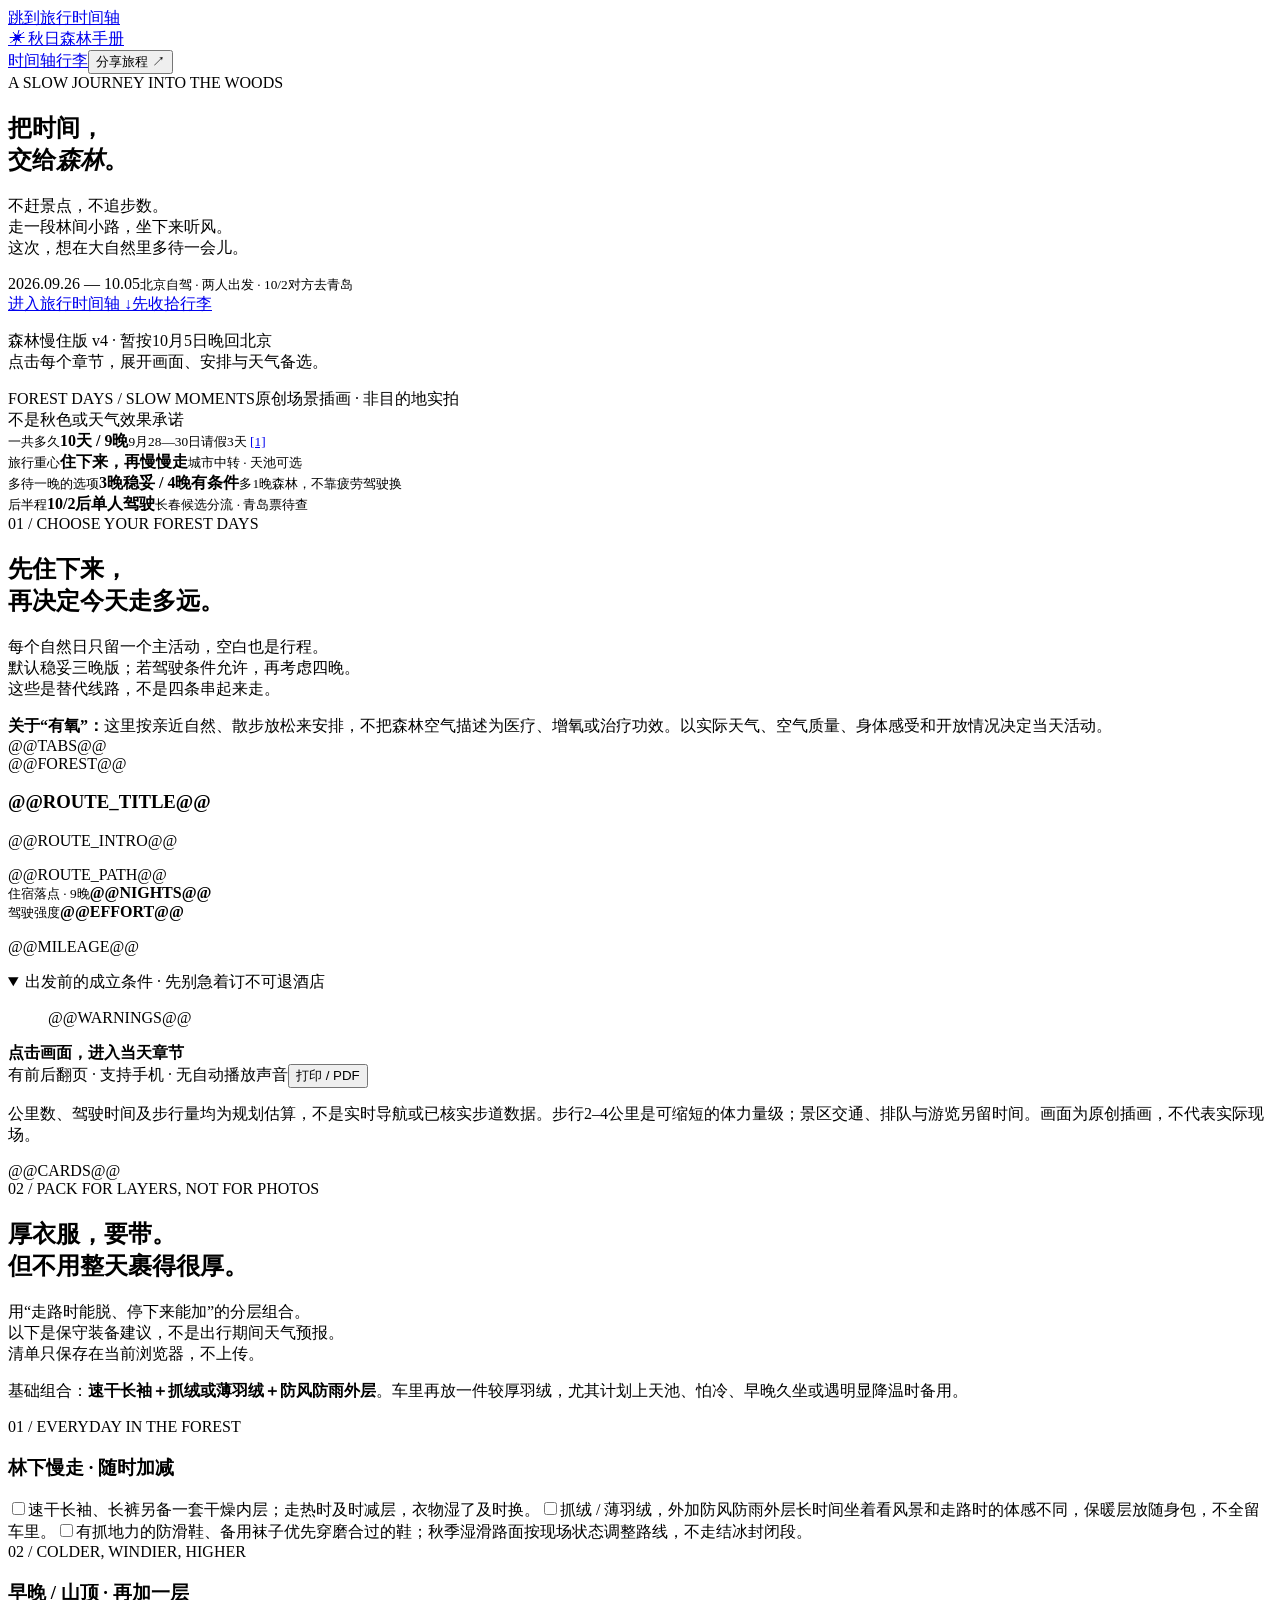
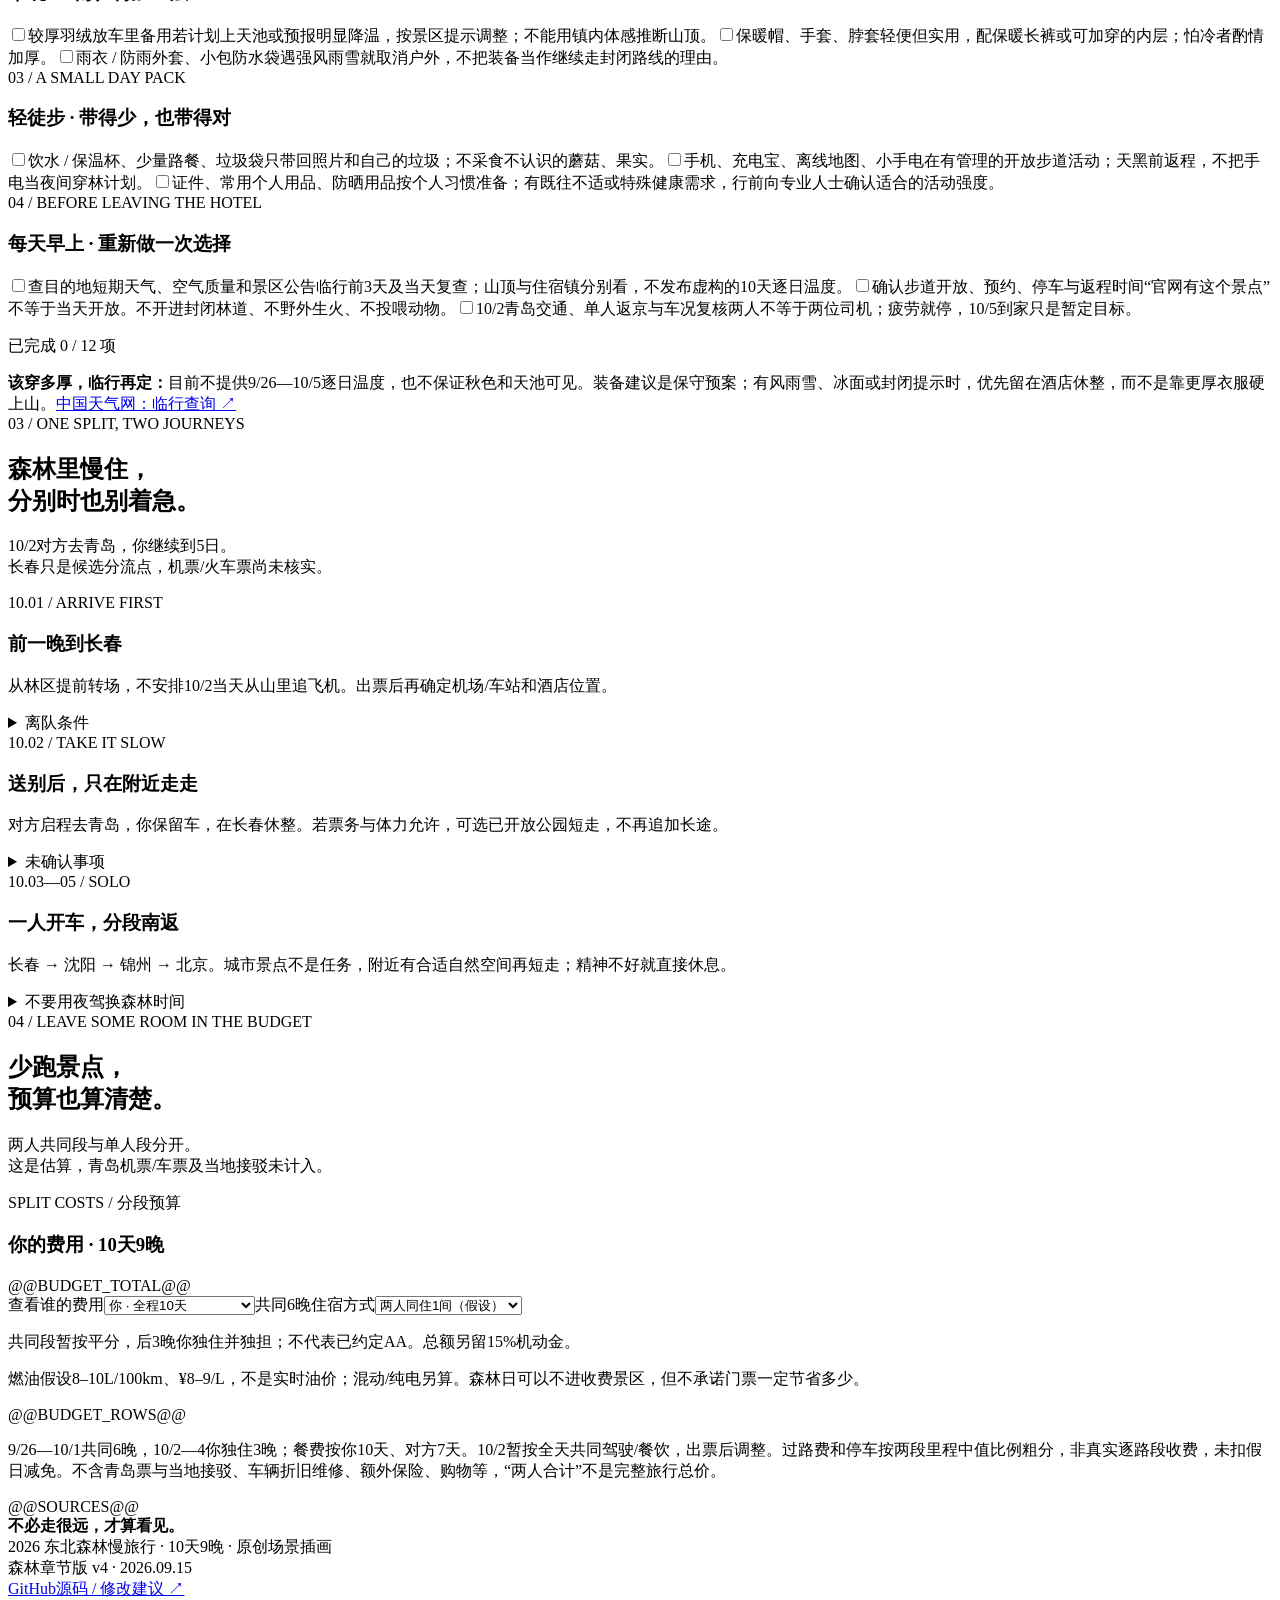
<file: index.template.html>
<!doctype html>
<html lang="zh-CN"><head><meta charset="utf-8"><meta name="viewport" content="width=device-width, initial-scale=1"><meta name="theme-color" content="#294a39"><meta name="description" content="2026年9月26日—10月5日，北京自驾东北森林慢旅行。点击电影章节式时间轴查看画面、林间活动、驾驶、住宿和保暖清单。10月2日同行者回青岛。"><title>把时间，交给森林 · 东北十日慢旅行</title><style>@@STYLES@@</style></head>
<body><a class="skip" href="#itinerary">跳到旅行时间轴</a>
<header class="topbar"><div class="wrap top-inner"><a class="brand" href="#top"><i>✳</i> 秋日森林手册</a><nav class="nav" aria-label="主要导航"><a href="#itinerary">时间轴</a><a href="#packing">行李</a><button class="solid" id="share" type="button">分享旅程 ↗</button></nav></div></header>
<main id="top">
<section class="hero" aria-labelledby="hero-title"><div class="hero-art scene-image" data-scene="forest" style="@@HERO_STYLE@@" aria-hidden="true"></div><div class="wrap hero-copy"><div class="eyebrow">A SLOW JOURNEY INTO THE WOODS</div><h1 id="hero-title">把时间，<br>交给<em>森林</em>。</h1><p>不赶景点，不追步数。<br>走一段林间小路，坐下来听风。<br>这次，想在大自然里多待一会儿。</p><div class="hero-meta">2026.09.26 — 10.05<small>北京自驾 · 两人出发 · 10/2对方去青岛</small></div><div><a class="solid" href="#itinerary">进入旅行时间轴 ↓</a><a class="outline" href="#packing">先收拾行李</a></div><p class="mini-note">森林慢住版 v4 · 暂按10月5日晚回北京<br>点击每个章节，展开画面、安排与天气备选。</p></div><div class="hero-bottom"><span>FOREST DAYS / SLOW MOMENTS</span><span>原创场景插画 · 非目的地实拍<br>不是秋色或天气效果承诺</span></div></section>
<div class="wrap">
<div class="summary-strip"><div><small>一共多久</small><strong>10天 / 9晚</strong><small>9月28—30日请假3天 <a href="#source-1">[1]</a></small></div><div><small>旅行重心</small><strong>住下来，再慢慢走</strong><small>城市中转 · 天池可选</small></div><div><small>多待一晚的选项</small><strong>3晚稳妥 / 4晚有条件</strong><small>多1晚森林，不靠疲劳驾驶换</small></div><div><small>后半程</small><strong>10/2后单人驾驶</strong><small>长春候选分流 · 青岛票待查</small></div></div>
<noscript><p class="noscript">未启用JavaScript：可阅读默认三晚森林版，点每天下方“展开文字安排”查看详情。电影章节弹窗、路线切换与预算计算需启用脚本；四套数据在仓库trip-data.json。无脚本预算默认为你本人、共同6晚同住一间。</p></noscript>
<div id="share-fallback" class="share-fallback" hidden><label for="share-url">复制当前路线/章节链接：</label><input id="share-url" readonly></div>
<section class="section" id="itinerary" aria-labelledby="itinerary-title"><div class="section-head"><div><div class="eyebrow">01 / CHOOSE YOUR FOREST DAYS</div><h2 id="itinerary-title">先住下来，<br>再决定今天走多远。</h2></div><p>每个自然日只留一个主活动，空白也是行程。<br>默认稳妥三晚版；若驾驶条件允许，再考虑四晚。<br>这些是替代线路，不是四条串起来走。</p></div>
<div class="notice"><b>关于“有氧”：</b>这里按亲近自然、散步放松来安排，不把森林空气描述为医疗、增氧或治疗功效。以实际天气、空气质量、身体感受和开放情况决定当天活动。</div>
<div class="tabs" role="group" aria-label="选择森林慢住路线">@@TABS@@</div>
<div id="route-content"><div class="route-overview"><div class="eyebrow" id="route-forest">@@FOREST@@</div><h3 id="route-title">@@ROUTE_TITLE@@</h3><p id="route-intro">@@ROUTE_INTRO@@</p><div class="route-path" id="route-path">@@ROUTE_PATH@@</div><div class="route-stats"><div><small>住宿落点 · 9晚</small><strong id="route-nights">@@NIGHTS@@</strong></div><div><small>驾驶强度</small><strong id="route-effort">@@EFFORT@@</strong></div></div><p id="route-mileage">@@MILEAGE@@</p><details class="gates" open><summary>出发前的成立条件 · 先别急着订不可退酒店</summary><ul id="route-warnings">@@WARNINGS@@</ul></details></div>
<div class="timeline-guide"><span><b>点击画面，进入当天章节</b><br>有前后翻页 · 支持手机 · 无自动播放声音</span><button class="outline" id="print" type="button">打印 / PDF</button></div>
<p class="small">公里数、驾驶时间及步行量均为规划估算，不是实时导航或已核实步道数据。步行2–4公里是可缩短的体力量级；景区交通、排队与游览另留时间。画面为原创插画，不代表实际现场。</p>
<div class="timeline" id="day-cards">@@CARDS@@</div></div></section>
<section class="section divide" id="packing" aria-labelledby="packing-title"><div class="section-head"><div><div class="eyebrow">02 / PACK FOR LAYERS, NOT FOR PHOTOS</div><h2 id="packing-title">厚衣服，要带。<br>但不用整天裹得很厚。</h2></div><p>用“走路时能脱、停下来能加”的分层组合。<br>以下是保守装备建议，不是出行期间天气预报。<br>清单只保存在当前浏览器，不上传。</p></div>
<p class="packing-lead">基础组合：<strong>速干长袖＋抓绒或薄羽绒＋防风防雨外层</strong>。车里再放一件较厚羽绒，尤其计划上天池、怕冷、早晚久坐或遇明显降温时备用。</p>
<div class="packing-grid">
<div class="pack-card"><div class="eyebrow">01 / EVERYDAY IN THE FOREST</div><h3>林下慢走 · 随时加减</h3><label><input type="checkbox" data-check="base"><span>速干长袖、长裤<span class="sub">另备一套干燥内层；走热时及时减层，衣物湿了及时换。</span></span></label><label><input type="checkbox" data-check="warm"><span>抓绒 / 薄羽绒，外加防风防雨外层<span class="sub">长时间坐着看风景和走路时的体感不同，保暖层放随身包，不全留车里。</span></span></label><label><input type="checkbox" data-check="shoes"><span>有抓地力的防滑鞋、备用袜子<span class="sub">优先穿磨合过的鞋；秋季湿滑路面按现场状态调整路线，不走结冰封闭段。</span></span></label></div>
<div class="pack-card"><div class="eyebrow">02 / COLDER, WINDIER, HIGHER</div><h3>早晚 / 山顶 · 再加一层</h3><label><input type="checkbox" data-check="down"><span>较厚羽绒放车里备用<span class="sub">若计划上天池或预报明显降温，按景区提示调整；不能用镇内体感推断山顶。</span></span></label><label><input type="checkbox" data-check="hat"><span>保暖帽、手套、脖套<span class="sub">轻便但实用，配保暖长裤或可加穿的内层；怕冷者酌情加厚。</span></span></label><label><input type="checkbox" data-check="rain"><span>雨衣 / 防雨外套、小包防水袋<span class="sub">遇强风雨雪就取消户外，不把装备当作继续走封闭路线的理由。</span></span></label></div>
<div class="pack-card"><div class="eyebrow">03 / A SMALL DAY PACK</div><h3>轻徒步 · 带得少，也带得对</h3><label><input type="checkbox" data-check="water"><span>饮水 / 保温杯、少量路餐、垃圾袋<span class="sub">只带回照片和自己的垃圾；不采食不认识的蘑菇、果实。</span></span></label><label><input type="checkbox" data-check="power"><span>手机、充电宝、离线地图、小手电<span class="sub">在有管理的开放步道活动；天黑前返程，不把手电当夜间穿林计划。</span></span></label><label><input type="checkbox" data-check="personal"><span>证件、常用个人用品、防晒用品<span class="sub">按个人习惯准备；有既往不适或特殊健康需求，行前向专业人士确认适合的活动强度。</span></span></label></div>
<div class="pack-card"><div class="eyebrow">04 / BEFORE LEAVING THE HOTEL</div><h3>每天早上 · 重新做一次选择</h3><label><input type="checkbox" data-check="weather"><span>查目的地短期天气、空气质量和景区公告<span class="sub">临行前3天及当天复查；山顶与住宿镇分别看，不发布虚构的10天逐日温度。</span></span></label><label><input type="checkbox" data-check="booking"><span>确认步道开放、预约、停车与返程时间<span class="sub">“官网有这个景点”不等于当天开放。不开进封闭林道、不野外生火、不投喂动物。</span></span></label><label><input type="checkbox" data-check="split"><span>10/2青岛交通、单人返京与车况复核<span class="sub">两人不等于两位司机；疲劳就停，10/5到家只是暂定目标。</span></span></label></div>
</div><p class="small" id="check-progress" role="status">已完成 0 / 12 项</p><div class="weather-note"><b>该穿多厚，临行再定：</b>目前不提供9/26—10/5逐日温度，也不保证秋色和天池可见。装备建议是保守预案；有风雨雪、冰面或封闭提示时，优先留在酒店休整，而不是靠更厚衣服硬上山。<a href="https://www.weather.com.cn/" target="_blank" rel="noopener noreferrer">中国天气网：临行查询 ↗</a></div></section>
<section class="section divide" id="split" aria-labelledby="split-title"><div class="section-head"><div><div class="eyebrow">03 / ONE SPLIT, TWO JOURNEYS</div><h2 id="split-title">森林里慢住，<br>分别时也别着急。</h2></div><p>10/2对方去青岛，你继续到5日。<br>长春只是候选分流点，机票/火车票尚未核实。</p></div><div class="cards3"><article class="info-card"><div class="eyebrow">10.01 / ARRIVE FIRST</div><h3>前一晚到长春</h3><p>从林区提前转场，不安排10/2当天从山里追飞机。出票后再确定机场/车站和酒店位置。</p><details><summary>离队条件</summary><p>长春到青岛的具体班次、直达/换乘、票额、价格和到达日期均待确认；若无合适票，比较沈阳等候选并重排共同段。不可先承诺当天到青岛。</p></details></article><article class="info-card"><div class="eyebrow">10.02 / TAKE IT SLOW</div><h3>送别后，只在附近走走</h3><p>对方启程去青岛，你保留车，在长春休整。若票务与体力允许，可选已开放公园短走，不再追加长途。</p><details><summary>未确认事项</summary><p>暂按对方10/2出发，不等于必须当天到家。双方驾驶能力、车型、住宿同房与实际分摊方式也仍需确认。</p></details></article><article class="info-card"><div class="eyebrow">10.03—05 / SOLO</div><h3>一人开车，分段南返</h3><p>长春 → 沈阳 → 锦州 → 北京。城市景点不是任务，附近有合适自然空间再短走；精神不好就直接休息。</p><details><summary>不要用夜驾换森林时间</summary><p>暂按10/5日晚回北京；如你想5日玩完再开始返程，需要再加时间。剩余里程不轻，疲劳时加住优先，不靠硬赶保证日期。</p></details></article></div></section>
<section class="section divide" id="budget" aria-labelledby="budget-title"><div class="section-head"><div><div class="eyebrow">04 / LEAVE SOME ROOM IN THE BUDGET</div><h2 id="budget-title">少跑景点，<br>预算也算清楚。</h2></div><p>两人共同段与单人段分开。<br>这是估算，青岛机票/车票及当地接驳未计入。</p></div><div class="budget-shell"><div class="budget-total"><div class="eyebrow">SPLIT COSTS / 分段预算</div><h3 id="budget-route">你的费用 · 10天9晚</h3><div class="budget-number" id="budget-number">@@BUDGET_TOTAL@@</div><label for="budget-person">查看谁的费用<select id="budget-person"><option value="user">你 · 全程10天</option><option value="companion">同行者 · 到10/2</option><option value="total">两人合计 · 不含青岛票</option></select></label><label for="rooms">共同6晚住宿方式<select id="rooms"><option value="1">两人同住1间（假设）</option><option value="2">两人分住2间</option></select></label><p>共同段暂按平分，后3晚你独住并独担；不代表已约定AA。总额另留15%机动金。</p><p>燃油假设8–10L/100km、¥8–9/L，不是实时油价；混动/纯电另算。森林日可以不进收费景区，但不承诺门票一定节省多少。</p></div><div class="budget-table" id="budget-table">@@BUDGET_ROWS@@</div></div><p class="small">9/26—10/1共同6晚，10/2—4你独住3晚；餐费按你10天、对方7天。10/2暂按全天共同驾驶/餐饮，出票后调整。过路费和停车按两段里程中值比例粗分，非真实逐路段收费，未扣假日减免。不含青岛票与当地接驳、车辆折旧维修、额外保险、购物等，“两人合计”不是完整旅行总价。</p></section>
@@SOURCES@@
</div></main>
<footer class="foot"><div class="wrap foot-inner"><div><strong>不必走很远，才算看见。</strong><br>2026 东北森林慢旅行 · 10天9晚 · 原创场景插画</div><div>森林章节版 v4 · 2026.09.15<br><a href="https://github.com/gaording/northeast-autumn-2026" target="_blank" rel="noopener noreferrer">GitHub源码 / 修改建议 ↗</a></div></div></footer>
<dialog class="chapter-dialog" id="chapter-dialog" aria-labelledby="dialog-title" aria-describedby="dialog-description"><div class="dialog-topbar"><span id="dialog-counter">CHAPTER 01 / 10</span><button class="close-dialog" id="close-dialog" type="button" aria-label="关闭章节" autofocus>×</button></div><div class="dialog-scene" id="dialog-scene"><div class="dialog-visual-caption" id="dialog-mood"></div></div><div class="dialog-body"><p class="mini-note" id="dialog-description">原创场景插画 · 不是实拍或实时景象。下方日期、驾驶、步行量为行程草案。</p><div class="dialog-meta" id="dialog-meta"></div><h3 id="dialog-title"></h3><div id="dialog-detail"></div><div class="chapter-share"><button id="share-chapter" class="outline" type="button">分享这一章 ↗</button><span id="chapter-share-status" role="status" aria-live="polite"></span><div id="chapter-share-fallback" class="share-fallback" hidden><label for="chapter-share-url">复制这一章的地址</label><input id="chapter-share-url" readonly></div></div></div><div class="dialog-footer"><button id="prev-chapter" type="button">← 上一章</button><span id="dialog-position" aria-live="polite"></span><button id="next-chapter" type="button">下一章 →</button></div></dialog>
<div id="toast" role="status" aria-live="polite"></div><script type="application/json" id="trip-data">@@DATA@@</script><script type="application/json" id="scene-data">@@SCENES@@</script><script>@@APP@@</script></body></html>
</file>
